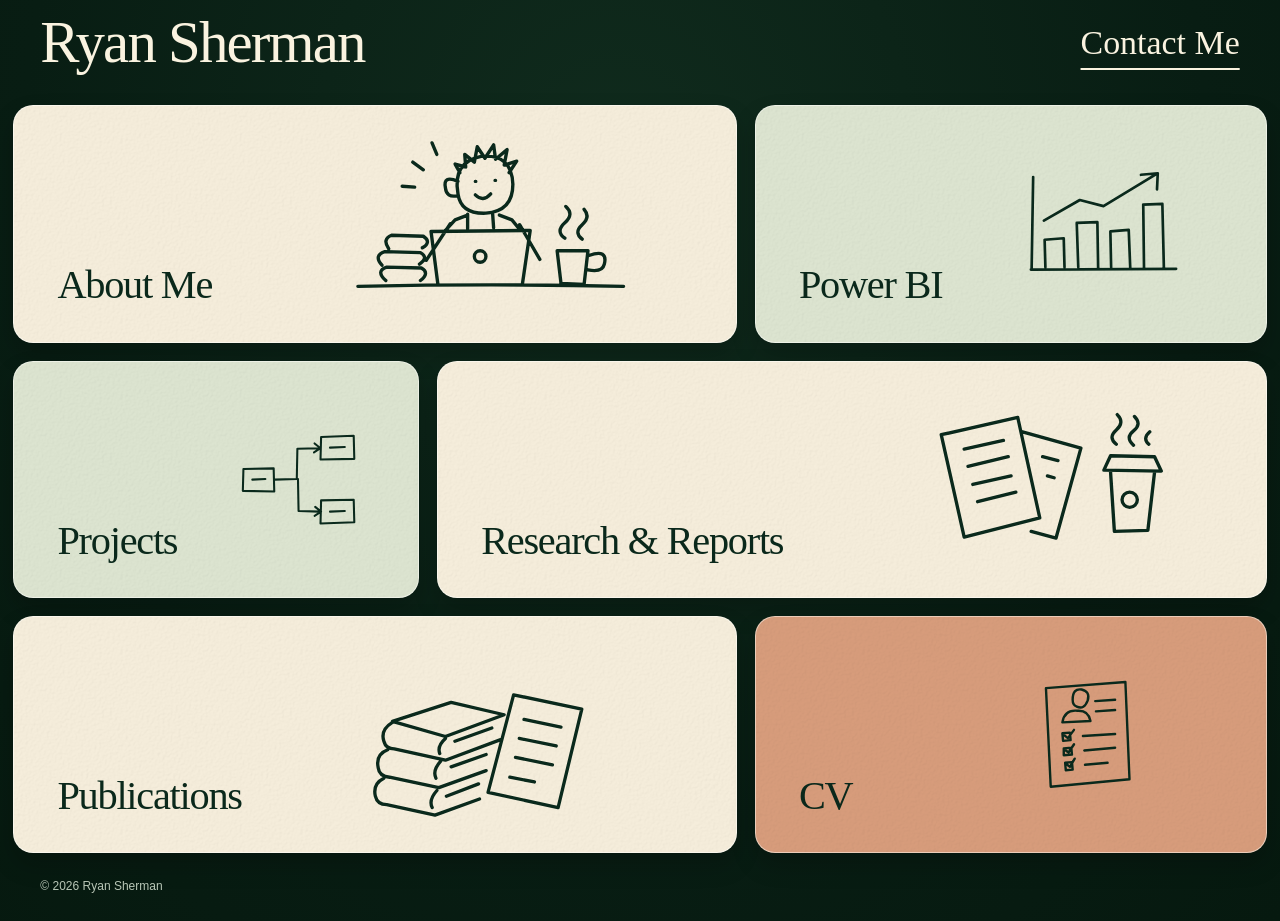
<file: index.html>
<!doctype html>
<html lang="en">
<head>
  <meta charset="utf-8">
  <meta name="viewport" content="width=device-width, initial-scale=1">
  <meta name="description" content="Ryan Sherman — research, writing, translation, and projects across Alaska, Myanmar, and Georgia.">
  <meta name="theme-color" content="#081d13">
  <title>Portfolio — Ryan Sherman</title>
  <link rel="icon" href="assets/favicon.svg" type="image/svg+xml">
  <link rel="stylesheet" href="styles.css">
  <link rel="stylesheet" href="theme.css">
  <script defer src="content.js"></script>
  <script defer src="render.js"></script>
  <script defer src="cards.js"></script>
  <script defer src="app.js"></script>
</head>
<body data-page="home">
  <a href="#main" class="skip-link">Skip to content</a>
  <header class="site-header shell">
    <a href="index.html" class="site-name" data-name>Ryan Sherman</a>
    <nav class="site-nav" aria-label="Main navigation">
      <a class="home-contact" href="mailto:rsherman.ut@gmail.com">Contact Me</a>
    </nav>
  </header>
  <main id="main" class="shell" tabindex="-1"><h1 class="sr-only">Ryan Sherman — Portfolio</h1><div class="home-grid flip-grid reference-grid"><article class="home-tile flip-tile home-tile-about"><a class="flip-card" data-flip-card href="about.html" aria-label="Open About Me"><div class="flip-card-inner"><div class="flip-card-face flip-card-front"><h2>About Me</h2><svg class="home-illustration" viewBox="0 0 320 220" fill="none" stroke="currentColor" stroke-width="3.5" stroke-linecap="round" stroke-linejoin="round" aria-hidden="true" focusable="false"><path d="M22 179q140-3 276 0M51 173q-11-10 1-14l36 1q9 5-1 13m-40-16q-9-10 3-14l37 1q9 5-1 12m-32-16q-7-10 3-14l33 1q9 6-1 12M105 176l-7-54 103-1-8 55M143 148a6 6 0 1 0 12 0a6 6 0 1 0-12 0M113 121l10-11 13-5m33 0 13 5 9 11M136 104v15m26-15 1 14M118 114l-25 38m97-37 21 36M229 142l4 34 24 1 4-35zm33 5q20-7 16 9-2 9-17 6M237 129q-10-7 0-16t1-17m17 34q-9-7 0-15t2-16"/><path d="M126 83q-6-33 24-39 32-3 33 29 0 28-28 30-26 1-29-20zM128 61l-5-9 11 3-1-13 10 8 3-16 8 12 9-14 2 15 12-10-3 16 13-4-8 12M144 70h.5m20-1h.5m-21 15q8 8 16-1M126 70q-16-7-13 7 1 10 12 8M104 42l-5-12m-9 28-11-8m2 26-13-1"/></svg></div><div class="flip-card-face flip-card-back" aria-hidden="true"><div class="image-frame"><img src="assets/photos/about-personal-wide.png" alt="A child holding a water bottle and an adult looking down toward the camera beneath a cloudy sky" width="1200" height="400" style="object-fit:cover;object-position:50% 50%" loading="eager" decoding="async" fetchpriority="high"></div><div class="tile-caption"><span class="flip-back-title">About Me</span><span class="flip-open">Open →</span></div></div></div></a></article><article class="home-tile flip-tile home-tile-power-bi"><a class="flip-card" data-flip-card href="power-bi.html" aria-label="Open Power BI"><div class="flip-card-inner"><div class="flip-card-face flip-card-front"><h2>Power BI</h2><svg class="home-illustration" viewBox="0 0 320 220" fill="none" stroke="currentColor" stroke-width="3.5" stroke-linecap="round" stroke-linejoin="round" aria-hidden="true" focusable="false"><path d="M61 174l2-120m-3 121 190-1M79 172l-1-36 25-2 1 38m18 0-2-58 27-1 1 60m17-1-1-47 24-2 2 50m18 0-1-83 25-1 2 84M77 111l47-27 31 8 69-42m-20 1 22-2-1 21"/></svg></div><div class="flip-card-face flip-card-back" aria-hidden="true"><div class="image-frame"><div class="dashboard-montage dashboard-montage-many" role="img" aria-label="Five Power BI dashboards: Khevsureti, Georgia’s economy, Chin State, DataZen System Overview, and Cozumel weather"><div class="dashboard-screenshot" aria-hidden="true"><img src="assets/photos/khevsureti-1400.jpg" srcset="assets/photos/khevsureti-640.jpg 640w, assets/photos/khevsureti-1400.jpg 1400w" sizes="(max-width: 640px) calc(100vw - 44px), (max-width: 1000px) calc((100vw - 93px) / 2), (max-width: 1599px) calc((100vw - 152px) / 2), 700px" alt="" width="1400" height="788" style="object-fit:contain;object-position:50% 50%" loading="eager" decoding="async"></div><div class="dashboard-screenshot" aria-hidden="true"><img src="assets/photos/georgia-economy-1400.jpg" srcset="assets/photos/georgia-economy-640.jpg 640w, assets/photos/georgia-economy-1400.jpg 1400w" sizes="(max-width: 640px) calc(100vw - 44px), (max-width: 1000px) calc((100vw - 93px) / 2), (max-width: 1599px) calc((100vw - 152px) / 2), 700px" alt="" width="1400" height="788" style="object-fit:contain;object-position:50% 50%" loading="eager" decoding="async"></div><div class="dashboard-screenshot" aria-hidden="true"><img src="assets/photos/chin-state-1400.jpg" srcset="assets/photos/chin-state-640.jpg 640w, assets/photos/chin-state-1400.jpg 1400w" sizes="(max-width: 640px) calc(100vw - 44px), (max-width: 1000px) calc((100vw - 93px) / 2), (max-width: 1599px) calc((100vw - 152px) / 2), 700px" alt="" width="1400" height="788" style="object-fit:contain;object-position:50% 50%" loading="eager" decoding="async"></div><div class="dashboard-screenshot" aria-hidden="true"><img src="assets/photos/datazen-system-overview-1600.jpg" srcset="assets/photos/datazen-system-overview-640.jpg 640w, assets/photos/datazen-system-overview-1600.jpg 1600w" sizes="(max-width: 640px) calc(100vw - 44px), (max-width: 1000px) calc((100vw - 93px) / 2), (max-width: 1599px) calc((100vw - 152px) / 2), 700px" alt="" width="1600" height="896" style="object-fit:contain;object-position:50% 50%" loading="eager" decoding="async"></div><div class="dashboard-screenshot" aria-hidden="true"><img src="assets/photos/cozumel-weather-1600.jpg" srcset="assets/photos/cozumel-weather-640.jpg 640w, assets/photos/cozumel-weather-1600.jpg 1600w" sizes="(max-width: 640px) calc(100vw - 44px), (max-width: 1000px) calc((100vw - 93px) / 2), (max-width: 1599px) calc((100vw - 152px) / 2), 700px" alt="" width="1600" height="894" style="object-fit:contain;object-position:50% 50%" loading="eager" decoding="async"></div></div></div><div class="tile-caption"><span class="flip-back-title">Power BI</span><span class="flip-open">Open →</span></div></div></div></a></article><article class="home-tile flip-tile home-tile-projects"><a class="flip-card" data-flip-card href="projects.html" aria-label="Open Projects"><div class="flip-card-inner"><div class="flip-card-face flip-card-front"><h2>Projects</h2><svg class="home-illustration" viewBox="0 0 320 220" fill="none" stroke="currentColor" stroke-width="3.5" stroke-linecap="round" stroke-linejoin="round" aria-hidden="true" focusable="false"><path d="M53 100l-1 37 53 1-1-39zm15 18 22-1M105 118l38-1 1-51 37-1m-36 52 1 54 36 1M173 57l10 8-11 7m2 92 10 8-11 7M184 46l-1 38 57-1-1-39zm15 18 25-1M184 153l-1 39 57-2-1-38zm15 19 25-1"/></svg></div><div class="flip-card-face flip-card-back" aria-hidden="true"><div class="image-frame"><img src="assets/photos/arctic-fieldwork-1400.jpg" srcset="assets/photos/arctic-fieldwork-640.jpg 640w, assets/photos/arctic-fieldwork-1400.jpg 1115w" sizes="(max-width: 640px) calc(100vw - 44px), (max-width: 1000px) calc((100vw - 93px) / 2), (max-width: 1599px) calc((100vw - 152px) / 2), 700px" alt="A person using binoculars beside Arctic tundra pools beneath a low sun" width="1115" height="836" style="object-fit:cover;object-position:50% 50%" loading="lazy" decoding="async"></div><div class="tile-caption"><span class="flip-back-title">Projects</span><span class="flip-open">Open →</span></div></div></div></a></article><article class="home-tile flip-tile home-tile-research-reports"><a class="flip-card" data-flip-card href="research-reports.html" aria-label="Open Research &amp; Reports"><div class="flip-card-inner"><div class="flip-card-face flip-card-front"><h2>Research &amp; Reports</h2><svg class="home-illustration" viewBox="0 0 320 220" fill="none" stroke="currentColor" stroke-width="3.5" stroke-linecap="round" stroke-linejoin="round" aria-hidden="true" focusable="false"><path d="M41 68l80-18 23 105-79 20zM65 83l41-9m-37 27 42-10m-37 29 40-9m-35 27 40-10M126 65l61 17-26 94-26-7m12-78 16 4m-11 16 7 2M218 107l4 62 35-1 7-61m-53-2 7-15 46 1 7 15zM230 136a8 8 0 1 0 16 0a8 8 0 1 0-16 0M224 78q-9-7 0-15t1-16m17 32q-9-8 0-15t1-15m15 29q-7-6 1-13"/></svg></div><div class="flip-card-face flip-card-back" aria-hidden="true"><div class="image-frame"><img src="assets/photos/research-reports-desk-wide.png" alt="Warmly lit research desk with annotated papers, books, maps, coffee, and a laptop displaying charts" width="1672" height="941" style="object-fit:cover;object-position:50% 0%" loading="lazy" decoding="async"></div><div class="tile-caption"><span class="flip-back-title">Research &amp; Reports</span><span class="flip-open">Open →</span></div></div></div></a></article><article class="home-tile flip-tile home-tile-publications"><a class="flip-card" data-flip-card href="publications.html" aria-label="Open Publications"><div class="flip-card-inner"><div class="flip-card-face flip-card-front"><h2>Publications</h2><svg class="home-illustration" viewBox="0 0 320 220" fill="none" stroke="currentColor" stroke-width="3.5" stroke-linecap="round" stroke-linejoin="round" aria-hidden="true" focusable="false"><path d="M49 101l62-20 56 13-62 23zM49 102q-13 8-9 20 2 8 11 8l54 12 59-22M105 119q-9 8-6 16m16-13 39-14M44 131q-13 5-10 19 1 9 12 10l52 11 50-18M100 143q-9 10-5 18m16-12 37-13M40 161q-12 6-9 19 2 9 12 9l51 11 47-17M96 174q-9 10-5 18m15-12 34-13M177 73l72 15-25 104-74-16zM188 99l39 8m-44 12 39 8m-43 12 39 8m-45 13 26 5"/></svg></div><div class="flip-card-face flip-card-back" aria-hidden="true"><div class="image-frame"><img src="assets/photos/book-event-1400.jpg" srcset="assets/photos/book-event-640.jpg 640w, assets/photos/book-event-1400.jpg 1400w" sizes="(max-width: 640px) calc(100vw - 44px), (max-width: 1000px) calc((100vw - 93px) / 2), (max-width: 1599px) calc((100vw - 152px) / 2), 700px" alt="Two speakers at a book event with May These Ashes Be Light displayed on the table" width="1400" height="783" style="object-fit:cover;object-position:76% 20%" loading="lazy" decoding="async"></div><div class="tile-caption"><span class="flip-back-title">Publications</span><span class="flip-open">Open →</span></div></div></div></a></article><article class="home-tile flip-tile home-tile-cv"><a class="flip-card" data-flip-card href="cv.html" aria-label="Open CV"><div class="flip-card-inner"><div class="flip-card-face flip-card-front"><h2>CV</h2><svg class="home-illustration" viewBox="0 0 320 220" fill="none" stroke="currentColor" stroke-width="3.5" stroke-linecap="round" stroke-linejoin="round" aria-hidden="true" focusable="false"><path d="M89 49l116-9 6 142-115 11zM113 99q3-19 22-17 16-1 19 15zm15-33q0-17 13-15 13 3 9 16-5 14-16 9-6-2-6-10zM161 68l29-2m-28 17 28-2M113 115l11-1 1 11-11 1zm3 3 5 4 9-12M115 137l11-1 1 10-12 1zm3 3 4 3 8-12M117 158l10-1 1 11-10 1zm3 3 4 3 7-12M143 119l47-3m-45 24 45-4m-44 25 33-3"/></svg></div><div class="flip-card-face flip-card-back" aria-hidden="true"><div class="image-frame"><img src="assets/photos/cv-illustration-1400.jpg" srcset="assets/photos/cv-illustration-640.jpg 640w, assets/photos/cv-illustration-1400.jpg 1400w" sizes="(max-width: 640px) calc(100vw - 44px), (max-width: 1000px) calc((100vw - 93px) / 2), (max-width: 1599px) calc((100vw - 152px) / 2), 700px" alt="Colorful crayon illustration of a person presenting their skills to a group around a conference table" width="1400" height="788" style="object-fit:cover;object-position:50% 36%" loading="lazy" decoding="async"></div><div class="tile-caption"><span class="flip-back-title">CV</span><span class="flip-open">Open →</span></div></div></div></a></article></div></main>
  <footer class="site-footer shell" id="footer-content"><span>© <span data-year>2026</span> Ryan Sherman</span><div class="footer-links"></div></footer>
</body>
</html>
</file>
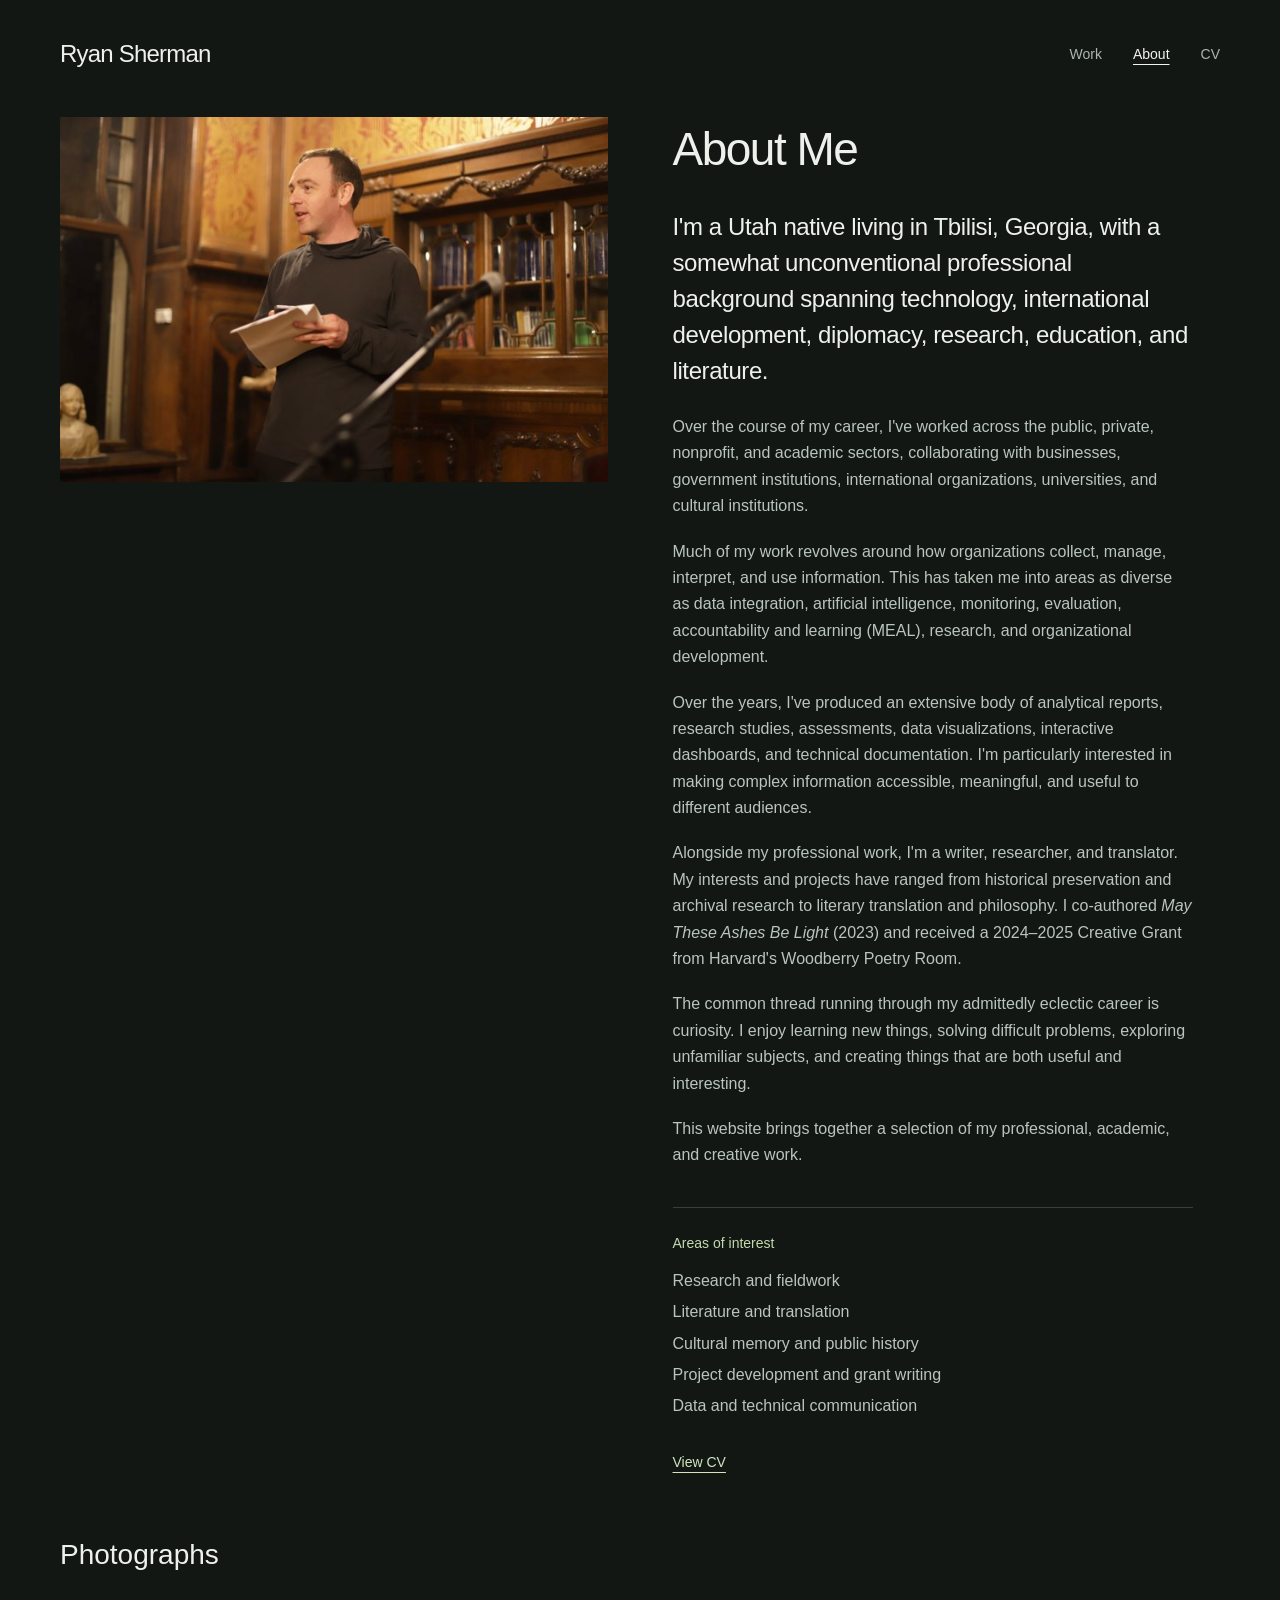
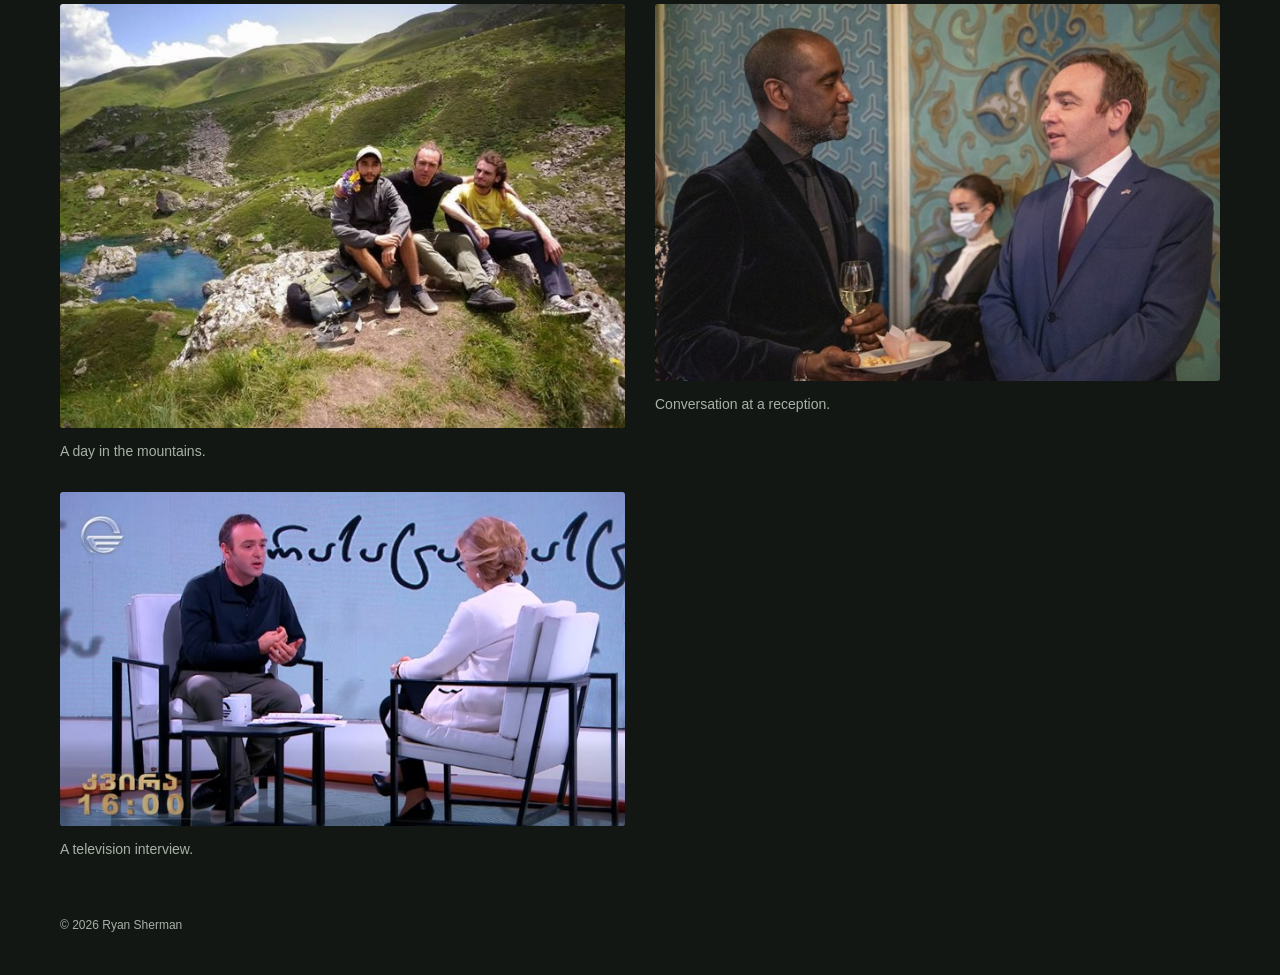
<file: about.html>
<!doctype html>
<html lang="en">
<head>
  <meta charset="utf-8">
  <meta name="viewport" content="width=device-width, initial-scale=1">
  <meta name="description" content="Ryan Sherman — research, writing, translation, and projects across Alaska, Myanmar, and Georgia.">
  <meta name="theme-color" content="#121713">
  <title>About Me — Ryan Sherman</title>
  <link rel="icon" href="assets/favicon.svg" type="image/svg+xml">
  <link rel="stylesheet" href="styles.css">
  <link rel="stylesheet" href="theme.css">
  <script defer src="content.js"></script>
  <script defer src="render.js"></script>
  <script defer src="cards.js"></script>
  <script defer src="app.js"></script>
</head>
<body data-page="about">
  <a href="#main" class="skip-link">Skip to content</a>
  <header class="site-header shell">
    <a href="index.html" class="site-name" data-name>Ryan Sherman</a>
    <nav class="site-nav" aria-label="Main navigation">
      <a href="index.html" data-nav="work">Work</a>
      <a href="about.html" data-nav="about" aria-current="page">About</a>
      <a href="cv.html" data-nav="cv">CV</a>
    </nav>
  </header>
  <main id="main" class="shell" tabindex="-1"><div class="about-layout"><div><img src="assets/photos/work/literary-reading-1600.jpg" srcset="assets/photos/work/literary-reading-640.jpg 640w, assets/photos/work/literary-reading-1600.jpg 1600w" sizes="(max-width: 640px) calc(100vw - 44px), (max-width: 1000px) calc((100vw - 93px) / 2), (max-width: 1599px) calc((100vw - 152px) / 2), 700px" alt="A speaker holding an open book beside a microphone in a wood-panelled room" width="1600" height="1066" class="about-photo" style="object-fit:contain;object-position:50% 50%" loading="eager" decoding="async"></div><section class="about-text"><h1>About Me</h1><p class="about-lead">I&#39;m a Utah native living in Tbilisi, Georgia, with a somewhat unconventional professional background spanning technology, international development, diplomacy, research, education, and literature.</p><div class="body-copy"><p>Over the course of my career, I&#39;ve worked across the public, private, nonprofit, and academic sectors, collaborating with businesses, government institutions, international organizations, universities, and cultural institutions.</p><p>Much of my work revolves around how organizations collect, manage, interpret, and use information. This has taken me into areas as diverse as data integration, artificial intelligence, monitoring, evaluation, accountability and learning (MEAL), research, and organizational development.</p><p>Over the years, I&#39;ve produced an extensive body of analytical reports, research studies, assessments, data visualizations, interactive dashboards, and technical documentation. I&#39;m particularly interested in making complex information accessible, meaningful, and useful to different audiences.</p><p>Alongside my professional work, I&#39;m a writer, researcher, and translator. My interests and projects have ranged from historical preservation and archival research to literary translation and philosophy. I co-authored <em>May These Ashes Be Light</em> (2023) and received a 2024–2025 Creative Grant from Harvard&#39;s Woodberry Poetry Room.</p><p>The common thread running through my admittedly eclectic career is curiosity. I enjoy learning new things, solving difficult problems, exploring unfamiliar subjects, and creating things that are both useful and interesting.</p><p>This website brings together a selection of my professional, academic, and creative work.</p></div><div class="about-interests"><h2>Areas of interest</h2><ul class="text-list"><li>Research and fieldwork</li><li>Literature and translation</li><li>Cultural memory and public history</li><li>Project development and grant writing</li><li>Data and technical communication</li></ul></div><div class="text-links"><a href="cv.html">View CV</a></div></section></div><section class="project-photographs" aria-labelledby="photographs-heading"><h2 id="photographs-heading">Photographs</h2><div class="detail-gallery"><figure><a class="gallery-photo-link" href="assets/photos/work/mountain-outing-1600.jpg" target="_blank" rel="noopener noreferrer" aria-label="Open photograph: A day in the mountains."><img src="assets/photos/work/mountain-outing-1600.jpg" srcset="assets/photos/work/mountain-outing-640.jpg 640w, assets/photos/work/mountain-outing-1600.jpg 720w" sizes="(max-width: 640px) calc(100vw - 44px), (max-width: 1000px) calc((100vw - 93px) / 2), (max-width: 1599px) calc((100vw - 152px) / 2), 700px" alt="Three people sitting on rocks beside an alpine lake and green mountain slopes" width="720" height="540" style="object-fit:contain;object-position:50% 50%" loading="lazy" decoding="async"></a><figcaption>A day in the mountains.</figcaption></figure><figure><a class="gallery-photo-link" href="assets/photos/work/reception-conversation-1600.jpg" target="_blank" rel="noopener noreferrer" aria-label="Open photograph: Conversation at a reception."><img src="assets/photos/work/reception-conversation-1600.jpg" srcset="assets/photos/work/reception-conversation-640.jpg 640w, assets/photos/work/reception-conversation-1600.jpg 1600w" sizes="(max-width: 640px) calc(100vw - 44px), (max-width: 1000px) calc((100vw - 93px) / 2), (max-width: 1599px) calc((100vw - 152px) / 2), 700px" alt="Two people in conversation at a reception" width="1600" height="1067" style="object-fit:contain;object-position:50% 50%" loading="lazy" decoding="async"></a><figcaption>Conversation at a reception.</figcaption></figure><figure><a class="gallery-photo-link" href="assets/photos/work/television-interview-1600.jpg" target="_blank" rel="noopener noreferrer" aria-label="Open photograph: A television interview."><img src="assets/photos/work/television-interview-1600.jpg" srcset="assets/photos/work/television-interview-640.jpg 640w, assets/photos/work/television-interview-1600.jpg 1600w" sizes="(max-width: 640px) calc(100vw - 44px), (max-width: 1000px) calc((100vw - 93px) / 2), (max-width: 1599px) calc((100vw - 152px) / 2), 700px" alt="Ryan speaking with an interviewer in a television studio" width="1600" height="944" style="object-fit:contain;object-position:50% 50%" loading="lazy" decoding="async"></a><figcaption>A television interview.</figcaption></figure></div></section></main>
  <footer class="site-footer shell" id="footer-content"><span>© <span data-year>2026</span> Ryan Sherman</span><div class="footer-links"></div></footer>
</body>
</html>
</file>
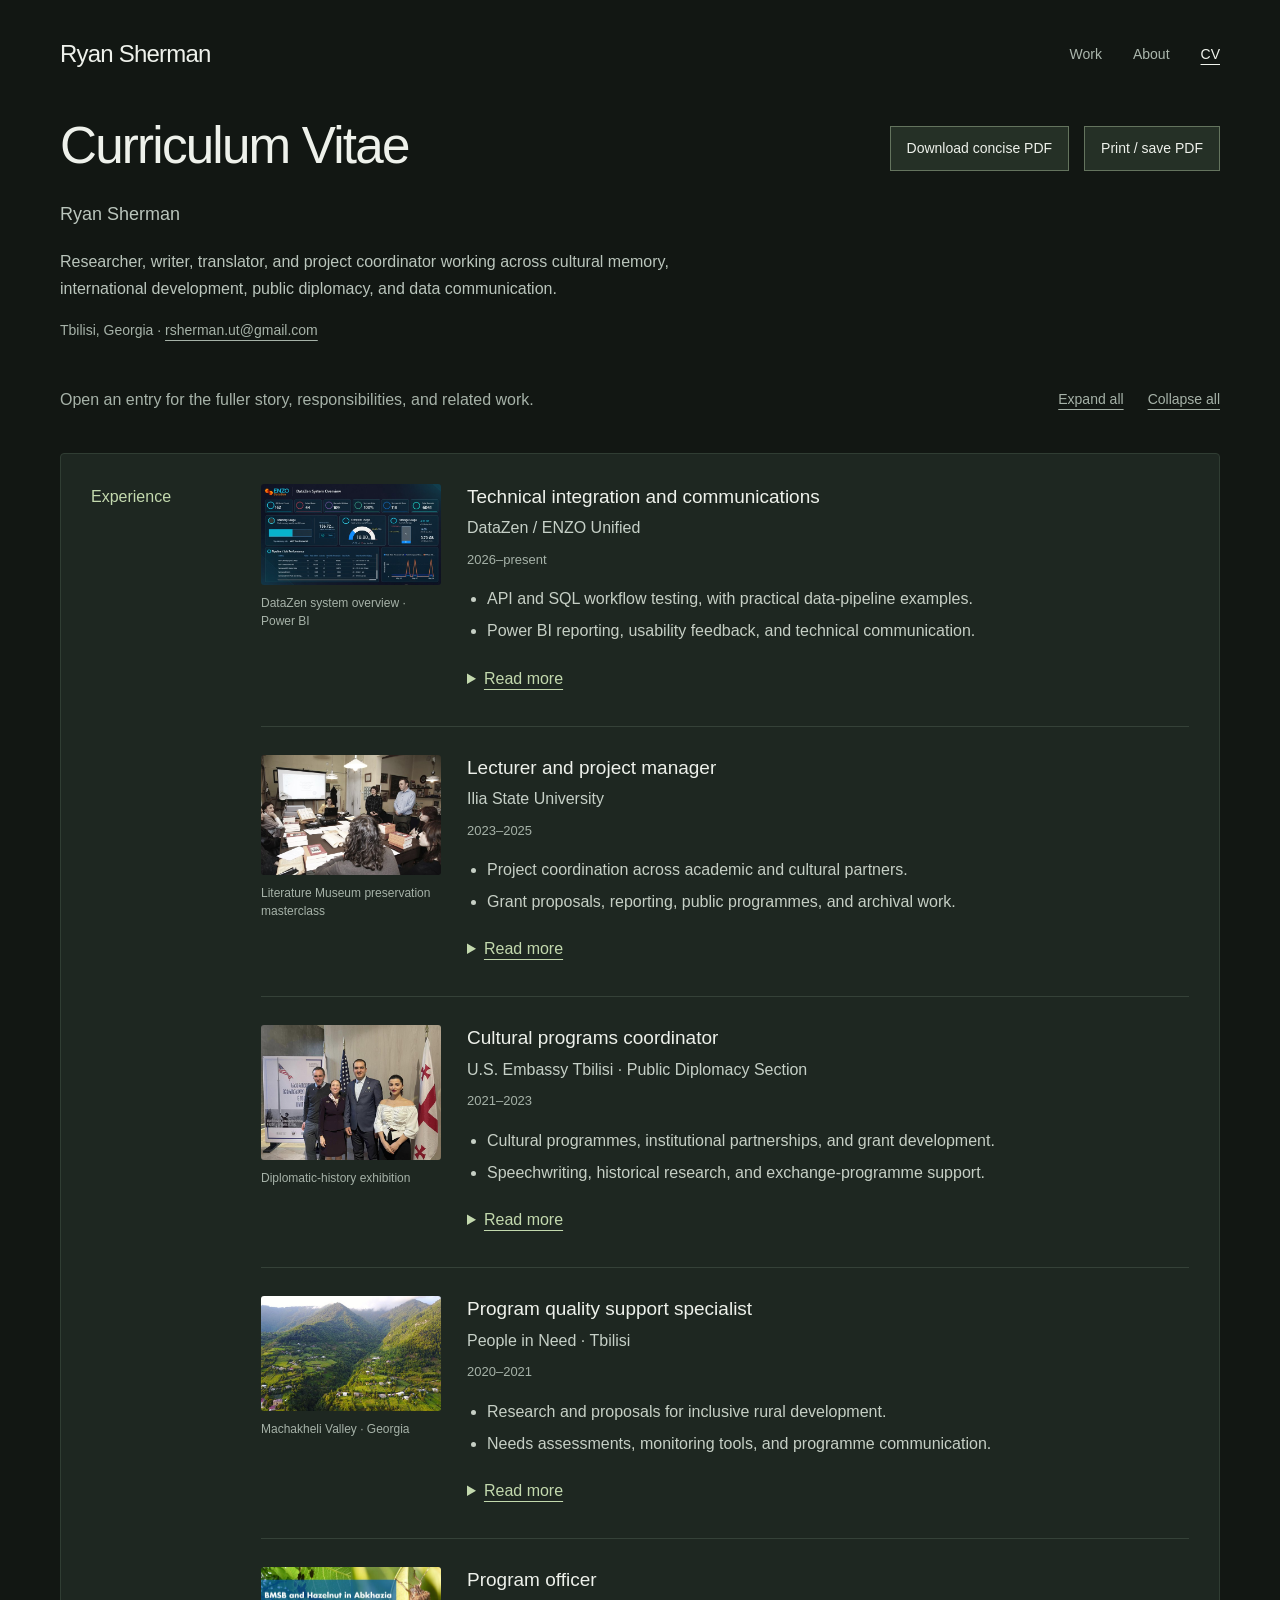
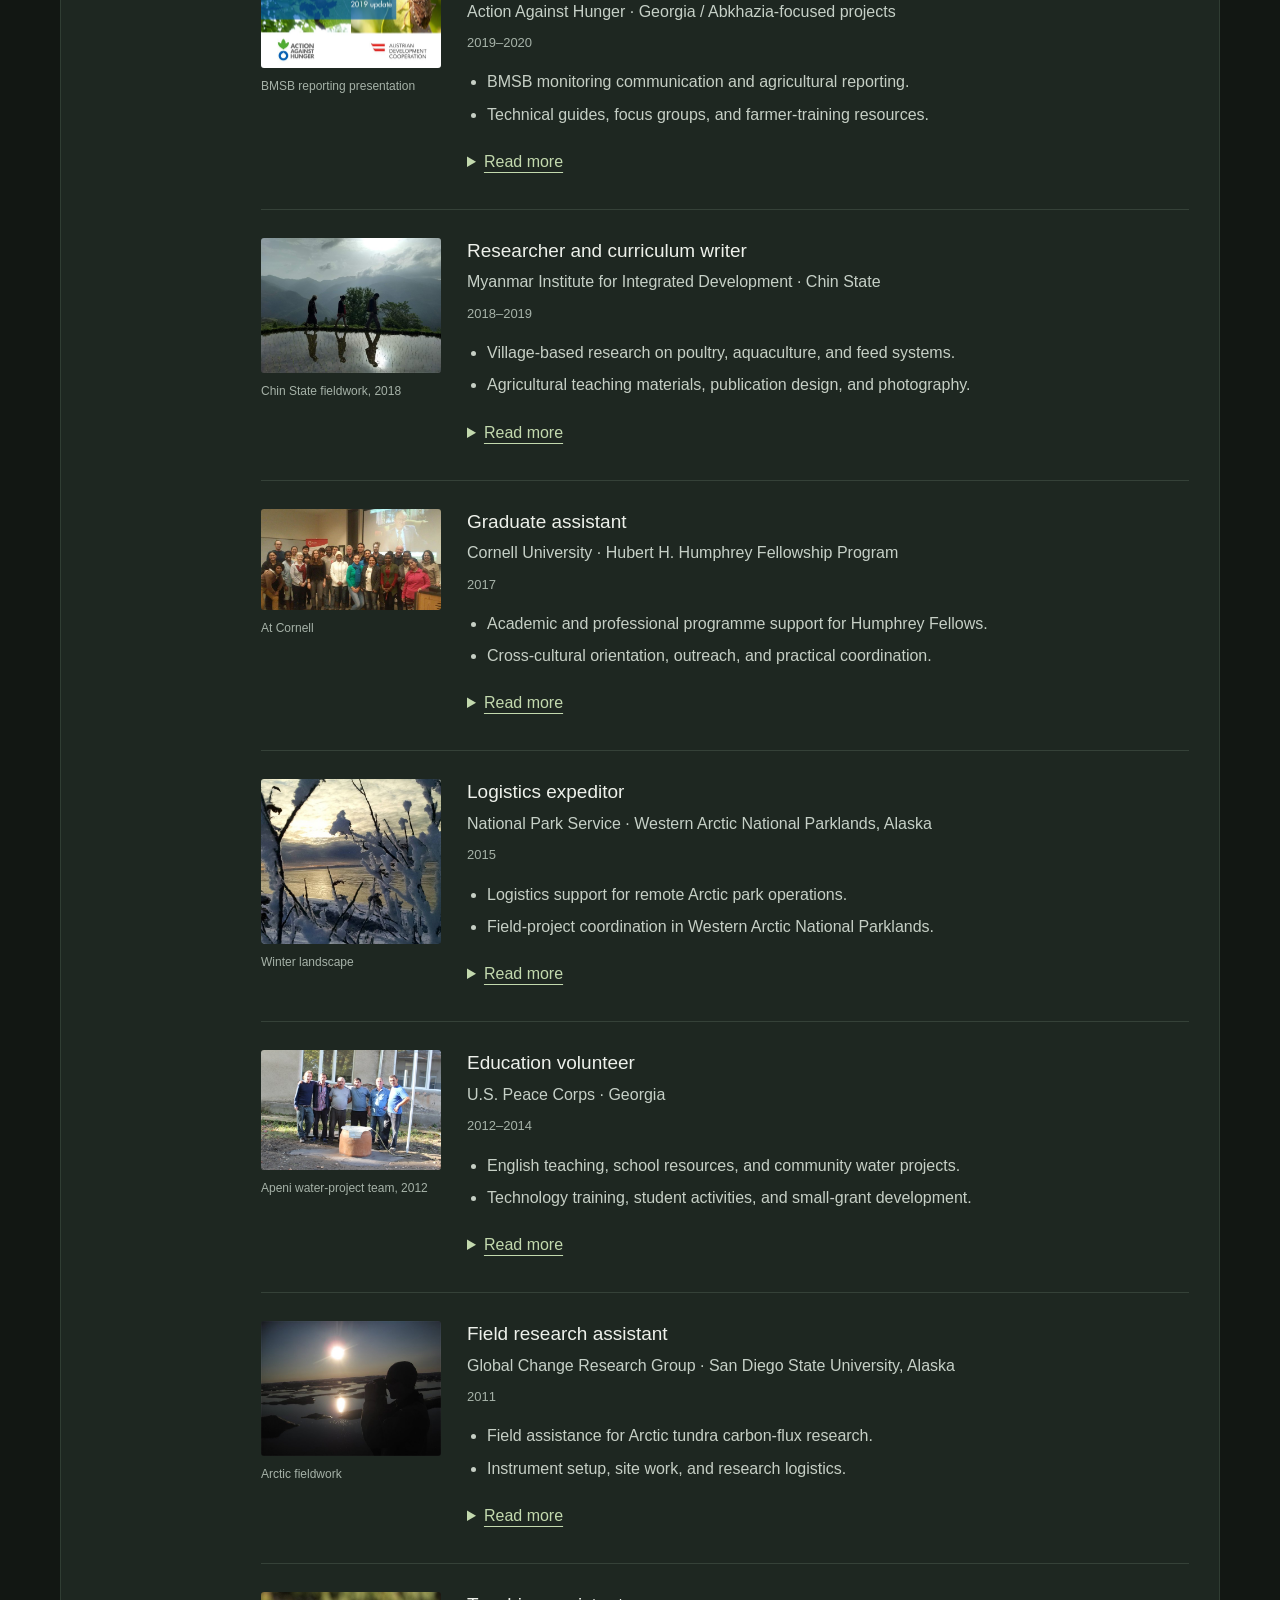
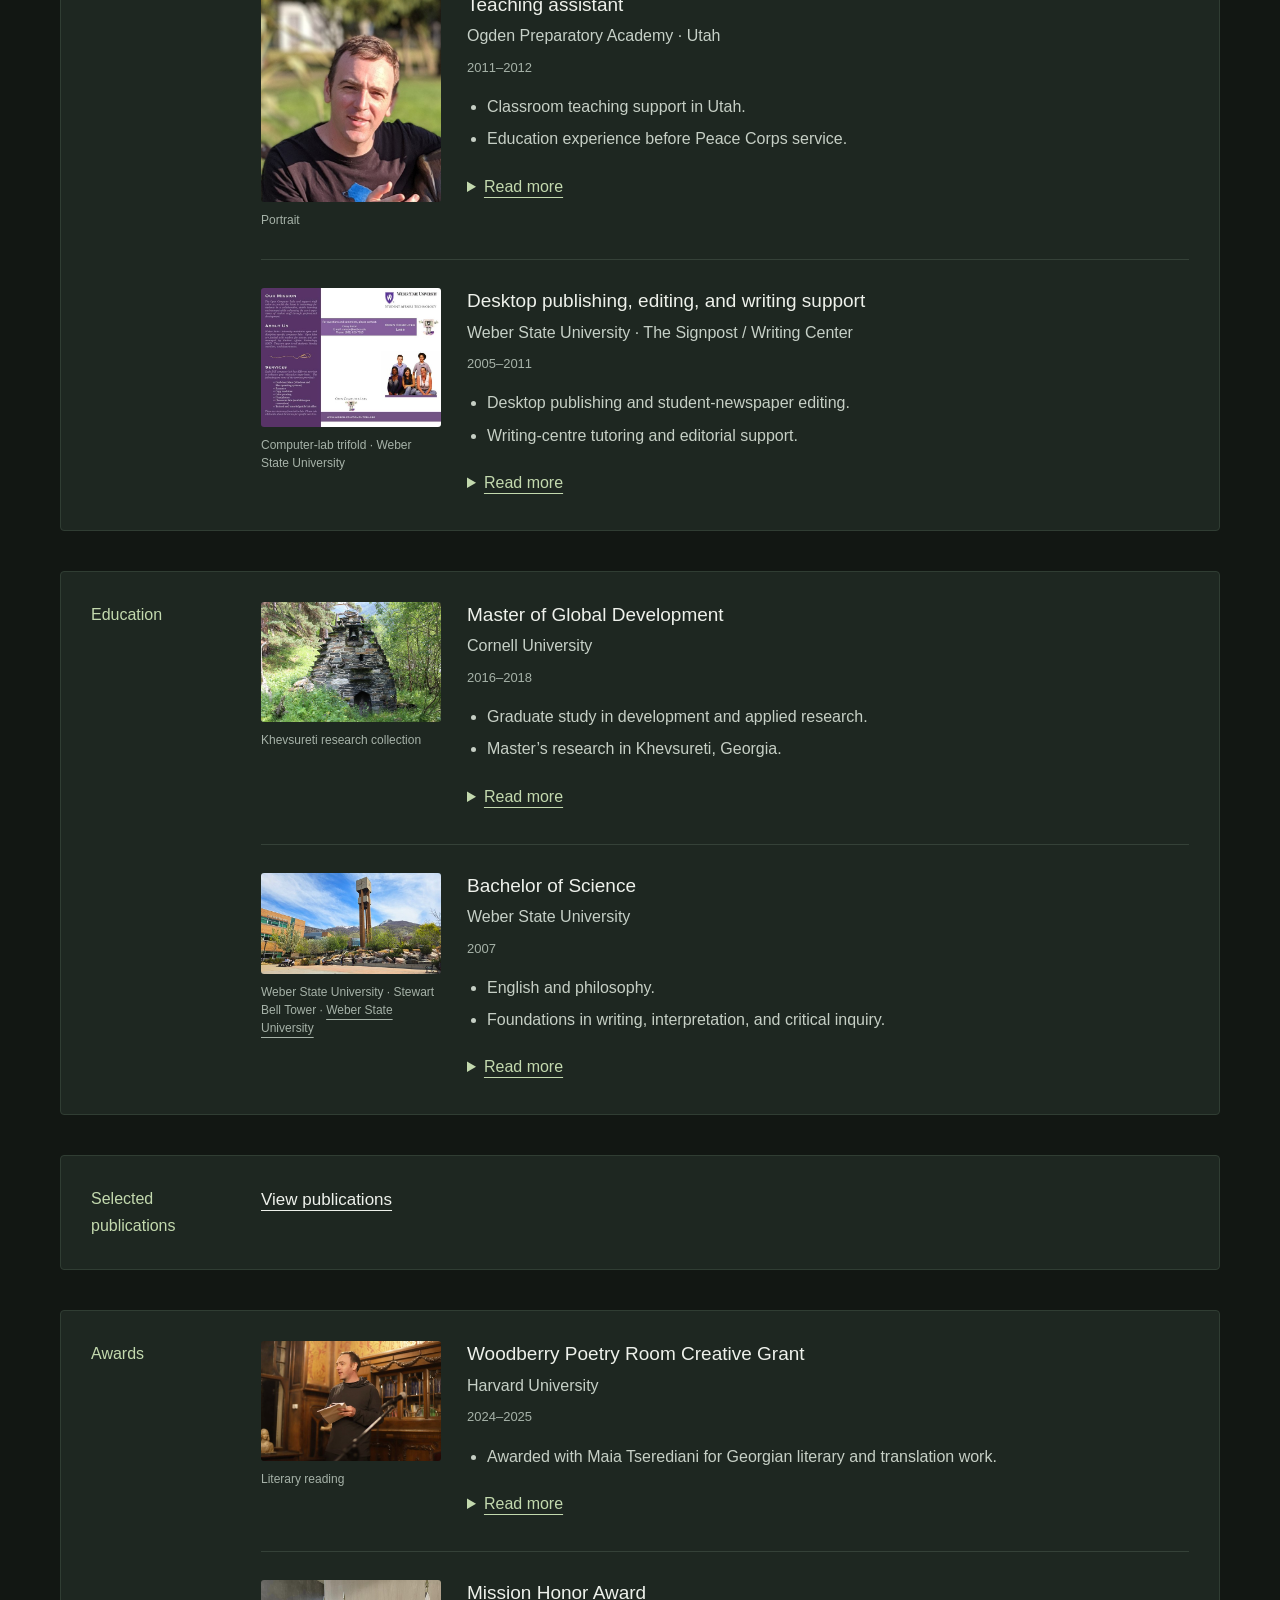
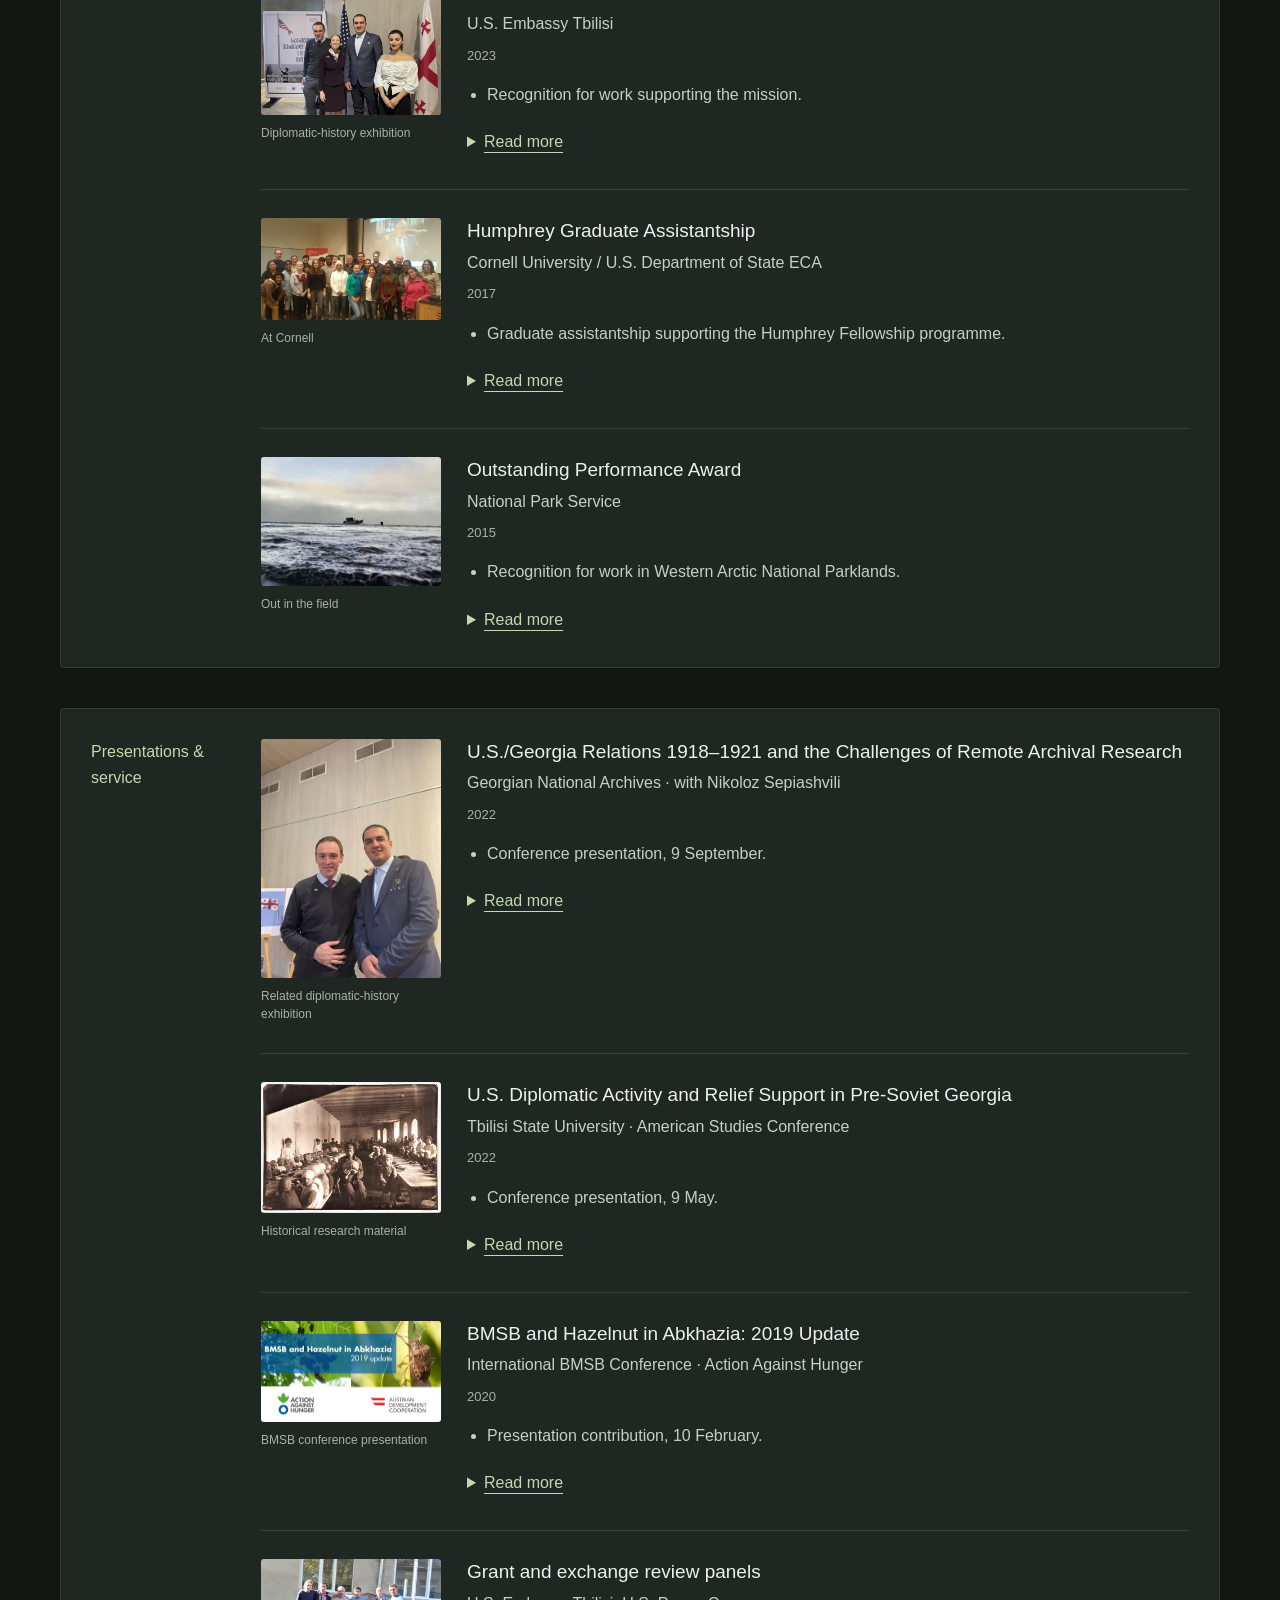
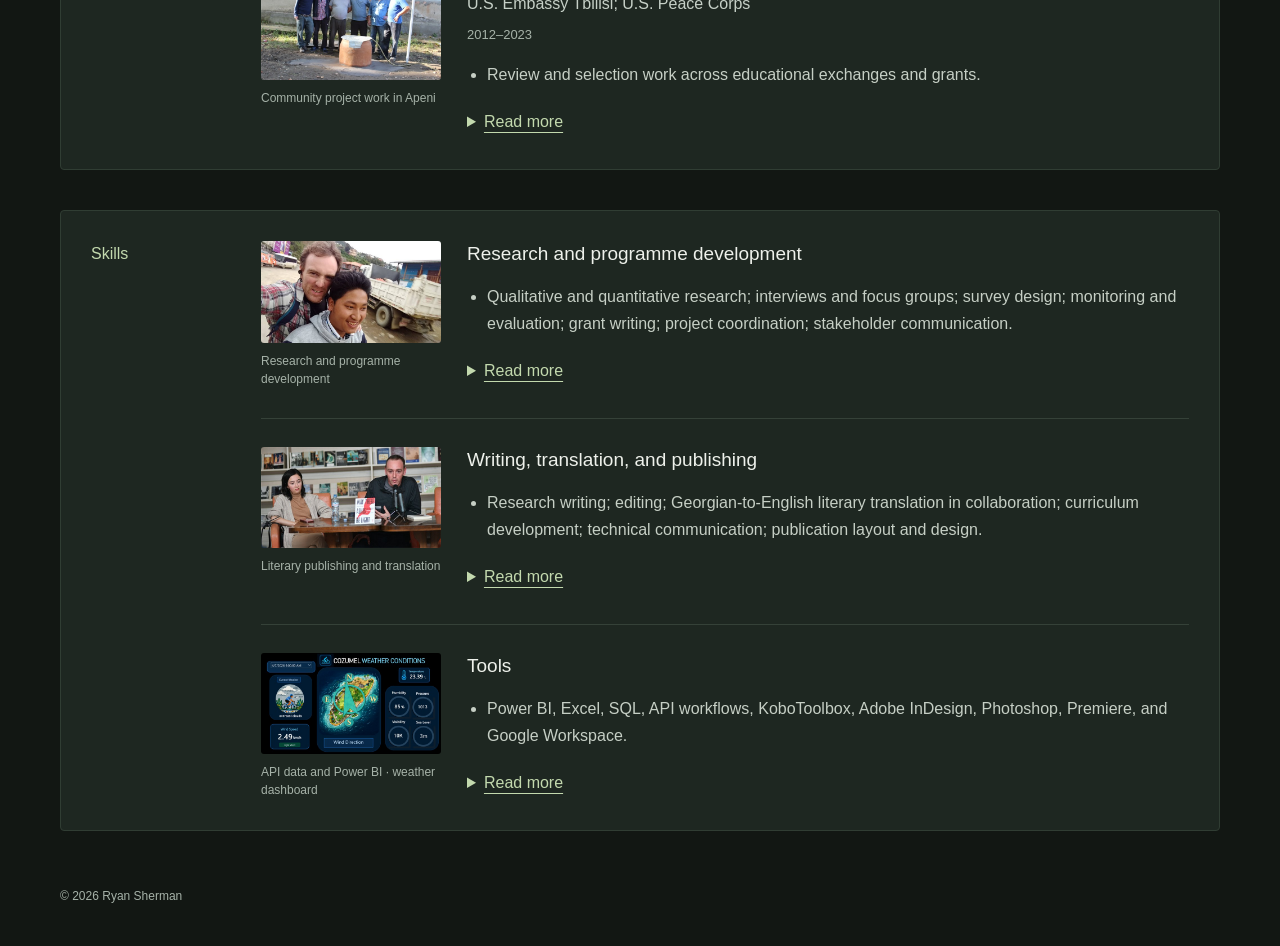
<file: cv.html>
<!doctype html>
<html lang="en">
<head>
  <meta charset="utf-8">
  <meta name="viewport" content="width=device-width, initial-scale=1">
  <meta name="description" content="Ryan Sherman — research, writing, translation, and projects across Alaska, Myanmar, and Georgia.">
  <meta name="theme-color" content="#121713">
  <title>CV — Ryan Sherman</title>
  <link rel="icon" href="assets/favicon.svg" type="image/svg+xml">
  <link rel="stylesheet" href="styles.css">
  <link rel="stylesheet" href="theme.css">
  <script defer src="content.js"></script>
  <script defer src="render.js"></script>
  <script defer src="cards.js"></script>
  <script defer src="app.js"></script>
</head>
<body data-page="cv">
  <a href="#main" class="skip-link">Skip to content</a>
  <header class="site-header shell">
    <a href="index.html" class="site-name" data-name>Ryan Sherman</a>
    <nav class="site-nav" aria-label="Main navigation">
      <a href="index.html" data-nav="work">Work</a>
      <a href="about.html" data-nav="about">About</a>
      <a href="cv.html" data-nav="cv" aria-current="page">CV</a>
    </nav>
  </header>
  <main id="main" class="shell" tabindex="-1"><div class="cv-heading"><header class="page-head"><h1>Curriculum Vitae</h1><p class="page-intro">Ryan Sherman</p><p class="cv-summary">Researcher, writer, translator, and project coordinator working across cultural memory, international development, public diplomacy, and data communication.</p><div class="cv-contact">Tbilisi, Georgia · <a href="mailto:rsherman.ut@gmail.com">rsherman.ut@gmail.com</a></div></header><div class="cv-actions"><a href="files/ryan-sherman-cv.pdf" download class="outline-button">Download concise PDF</a><button type="button" class="outline-button" data-print>Print / save PDF</button></div></div><div class="cv-explore-tools"><p>Open an entry for the fuller story, responsibilities, and related work.</p><div class="text-links"><button type="button" class="plain-button" data-cv-expand>Expand all</button><button type="button" class="plain-button" data-cv-collapse>Collapse all</button></div><span class="sr-only" id="cv-expansion-status" role="status"></span></div><div class="cv-content"><section class="cv-section"><h2>Experience</h2><div><article class="cv-entry cv-entry-illustrated"><figure class="cv-entry-media"><a href="assets/photos/datazen-system-overview-1600.jpg" target="_blank" rel="noopener noreferrer" aria-label="View image: DataZen System Overview dashboard with run counts, memory, compute, storage, and pipeline performance"><img src="assets/photos/datazen-system-overview-1600.jpg" srcset="assets/photos/datazen-system-overview-640.jpg 640w, assets/photos/datazen-system-overview-1600.jpg 1600w" sizes="(max-width: 640px) 96px, 180px" alt="DataZen System Overview dashboard with run counts, memory, compute, storage, and pipeline performance" width="1600" height="896" style="object-fit:contain;object-position:50% 50%" loading="lazy" decoding="async"></a><figcaption>DataZen system overview · Power BI</figcaption></figure><div class="cv-entry-copy"><h3>Technical integration and communications</h3><p class="cv-organization">DataZen / ENZO Unified</p><p class="cv-period">2026–present</p><ul class="cv-highlights"><li>API and SQL workflow testing, with practical data-pipeline examples.</li><li>Power BI reporting, usability feedback, and technical communication.</li></ul><details class="cv-details" id="cv-detail-0-0"><summary><span class="cv-read-more">Read more</span><span class="cv-read-less">Show less</span><span class="sr-only"> about Technical integration and communications at DataZen / ENZO Unified</span></summary><div class="cv-more"><p>I work at DataZen / ENZO Unified on the practical path from public data sources to useful reporting: testing workflows, preparing examples, and explaining how the product behaves.</p><p>My April 2026 work record documents HTTP/API connections, weather and World Bank data, nested JSON responses, SQL tables and views, and importing data into Power BI. A weather-advice example moved raw forecast responses into cleaner tables and user-facing recommendations.</p><p>The work also includes reviewing documentation, recording reproducible usability issues, suggesting beginner examples, and contributing product copy.</p><ul class="cv-detail-points"><li>Public-data API experiments and SQL transformations.</li><li>Documentation review and practical beginner examples.</li><li>Issue reporting, interface feedback, and Power BI design.</li></ul><div class="cv-related"><h4>Related projects</h4><ul><li><a href="project.html?id=datazen-workflows">DataZen workflows and technical communication</a></li></ul></div></div></details></div></article><article class="cv-entry cv-entry-illustrated"><figure class="cv-entry-media"><a href="assets/photos/work/litmuseum-masterclass-presentation-1600.jpg" target="_blank" rel="noopener noreferrer" aria-label="View image: Presenters beside projected slides and participants around a table with books and archival materials"><img src="assets/photos/work/litmuseum-masterclass-presentation-1600.jpg" srcset="assets/photos/work/litmuseum-masterclass-presentation-640.jpg 640w, assets/photos/work/litmuseum-masterclass-presentation-1600.jpg 1600w" sizes="(max-width: 640px) 96px, 180px" alt="Presenters beside projected slides and participants around a table with books and archival materials" width="1600" height="1067" style="object-fit:contain;object-position:50% 50%" loading="lazy" decoding="async"></a><figcaption>Literature Museum preservation masterclass</figcaption></figure><div class="cv-entry-copy"><h3>Lecturer and project manager</h3><p class="cv-organization">Ilia State University</p><p class="cv-period">2023–2025</p><ul class="cv-highlights"><li>Project coordination across academic and cultural partners.</li><li>Grant proposals, reporting, public programmes, and archival work.</li></ul><details class="cv-details" id="cv-detail-0-1"><summary><span class="cv-read-more">Read more</span><span class="cv-read-less">Show less</span><span class="sr-only"> about Lecturer and project manager at Ilia State University</span></summary><div class="cv-more"><p>My 2023–2025 project work at Ilia State University brought together research, cultural memory, and partnerships with Georgian organisations and Harvard University’s Davis Center.</p><p>I developed proposals, coordinated work with partners, and contributed to the Memory Project’s reporting. The November 2024 midterm narrative report names me among the reporting team alongside university colleagues.</p><p>In July 2024, I drafted a funding-reallocation statement and worked with Hans Gutbrod on the budget for a Wikimedia heritage component. My contribution supported the component’s development and planning, including a proposed curriculum and workshops.</p><p>A separate Blue Horns manuscript-preservation pilot combined condition assessment, archival storage, bilingual inventory work, training, and public engagement. Its completed work is kept distinct from the subsequent MEAP proposal, which was not funded.</p><ul class="cv-detail-points"><li>Proposal development and coordination across partners.</li><li>Narrative reporting and adaptation of project components.</li><li>Wikimedia heritage planning, lectures, and public programmes.</li></ul><div class="cv-related"><h4>Related projects</h4><ul><li><a href="project.html?id=memory-project">The Memory Project</a></li><li><a href="project.html?id=blue-horns-preservation">Preserving the Blue Horns manuscript collection</a></li><li><a href="project.html?id=literature-museum-meap">Digitizing Georgian Literature Museum collections</a></li><li><a href="project.html?id=counter-archives">Counter-Archives: private family histories</a></li></ul></div><div class="cv-related"><h4>Reports and resources</h4><ul><li><span class="document-link"><a href="https://docs.google.com/document/d/1NCUhgyvCrEJgN0Z-7CtNJVNEPZkeBtSJAEWpLgILNs4/edit" target="_blank" rel="noopener noreferrer">Blue Horns Manuscript Preservation Pilot — Project Closeout Report</a><span class="link-access">Drive access may be required</span></span></li></ul></div></div></details></div></article><article class="cv-entry cv-entry-illustrated"><figure class="cv-entry-media"><a href="assets/photos/work/archives-exhibition-group-1600.jpg" target="_blank" rel="noopener noreferrer" aria-label="View image: Four attendees beside U.S. and Georgian flags and a History of Diplomatic Relations exhibition banner"><img src="assets/photos/work/archives-exhibition-group-1600.jpg" srcset="assets/photos/work/archives-exhibition-group-640.jpg 640w, assets/photos/work/archives-exhibition-group-1600.jpg 1600w" sizes="(max-width: 640px) 96px, 180px" alt="Four attendees beside U.S. and Georgian flags and a History of Diplomatic Relations exhibition banner" width="1600" height="1200" style="object-fit:contain;object-position:50% 50%" loading="lazy" decoding="async"></a><figcaption>Diplomatic-history exhibition</figcaption></figure><div class="cv-entry-copy"><h3>Cultural programs coordinator</h3><p class="cv-organization">U.S. Embassy Tbilisi · Public Diplomacy Section</p><p class="cv-period">2021–2023</p><ul class="cv-highlights"><li>Cultural programmes, institutional partnerships, and grant development.</li><li>Speechwriting, historical research, and exchange-programme support.</li></ul><details class="cv-details" id="cv-detail-0-2"><summary><span class="cv-read-more">Read more</span><span class="cv-read-less">Show less</span><span class="sr-only"> about Cultural programs coordinator at U.S. Embassy Tbilisi · Public Diplomacy Section</span></summary><div class="cv-more"><p>At the U.S. Embassy’s Public Diplomacy Section in Tbilisi, I coordinated cultural and educational programmes, prepared proposals and budgets, and worked with Embassy colleagues and Georgian partners.</p><p>I wrote the grant for the Museum of Repressed Writers at Writers’ House, contributed to its programme development, and drafted remarks for its opening. My National Archives work included research, English text editing, and a co-authored exhibition-book preface on U.S.–Georgia relations, alongside conference and exhibition-related writing.</p><p>The portfolio records ten occasions for which I drafted remarks for ambassadors, cultural attachés, or the deputy chief of mission. I also supported educational exchanges and served on grant and fellowship review panels.</p><ul class="cv-detail-points"><li>Fulbright, Humphrey, SUSI, UGRAD, and YTILI programme support.</li><li>Cultural grants and educational exchange selection panels.</li><li>Event briefs, public remarks, partner coordination, and programme monitoring.</li></ul><div class="cv-related"><h4>Related projects</h4><ul><li><a href="project.html?id=repressed-writers-museum">Museum of Repressed Writers</a></li><li><a href="project.html?id=us-georgia-history">National Archives: U.S.–Georgia history and exhibitions</a></li><li><a href="project.html?id=national-museum-dscc">Georgian National Museum: Digital South Caucasus Collection</a></li><li><a href="project.html?id=embassy-cultural-events">Cultural programmes and embassy events</a></li><li><a href="project.html?id=american-days">American Days</a></li><li><a href="project.html?id=zaira-residency">Zaira Arsenishvili Screenwriters’ Residency</a></li></ul></div><div class="cv-related"><h4>Reports and resources</h4><ul><li><a href="assets/documents/georgia-united-states-diplomatic-relations-2022.pdf">Georgia and United States: A History of Diplomatic Relations — Preface</a></li></ul></div><div class="text-links"><a href="projects.html?group=speechwriting">Browse speechwriting</a></div></div></details></div></article><article class="cv-entry cv-entry-illustrated"><figure class="cv-entry-media"><a href="assets/photos/work/machakheli-valley-1600.jpg" target="_blank" rel="noopener noreferrer" aria-label="View image: Houses and cultivated plots across green forested hillsides in Machakheli Valley"><img src="assets/photos/work/machakheli-valley-1600.jpg" srcset="assets/photos/work/machakheli-valley-640.jpg 640w, assets/photos/work/machakheli-valley-1600.jpg 1295w" sizes="(max-width: 640px) 96px, 180px" alt="Houses and cultivated plots across green forested hillsides in Machakheli Valley" width="1295" height="830" style="object-fit:cover;object-position:50% 50%" loading="lazy" decoding="async"></a><figcaption>Machakheli Valley · Georgia</figcaption></figure><div class="cv-entry-copy"><h3>Program quality support specialist</h3><p class="cv-organization">People in Need · Tbilisi</p><p class="cv-period">2020–2021</p><ul class="cv-highlights"><li>Research and proposals for inclusive rural development.</li><li>Needs assessments, monitoring tools, and programme communication.</li></ul><details class="cv-details" id="cv-detail-0-3"><summary><span class="cv-read-more">Read more</span><span class="cv-read-less">Show less</span><span class="sr-only"> about Program quality support specialist at People in Need · Tbilisi</span></summary><div class="cv-more"><p>At People in Need, I worked on programme quality: connecting research, evidence, monitoring, and communication with the development of fundable project proposals.</p><p>My proposal work covered rural development and market access, labour rights and evidence-based advocacy, and youth creativity and critical thinking.</p><p>I also prepared an assessment of tourism potential in Machakheli Valley, Upper Adjara.</p><div class="cv-related"><h4>Related projects</h4><ul><li><a href="project.html?id=labor-rights-proposal">Technology and evidence-based advocacy for labor rights</a></li><li><a href="project.html?id=honey-market-proposal">Market Pathways for Honey</a></li><li><a href="project.html?id=open-minds-proposal">The Open Minds Project</a></li><li><a href="project.html?id=machakheli-tourism">Tourism potential in Machakheli Valley</a></li></ul></div><div class="cv-related"><h4>Reports and resources</h4><ul><li><a href="research-reports.html">Tourism Potentials in Machakheli Valley, Upper Adjara</a></li></ul></div></div></details></div></article><article class="cv-entry cv-entry-illustrated"><figure class="cv-entry-media"><a href="assets/previews/bmsb-update.jpg" target="_blank" rel="noopener noreferrer" aria-label="View image: Source document preview: BMSB and Hazelnut in Abkhazia: 2019 Update"><img src="assets/previews/bmsb-update.jpg" alt="Source document preview: BMSB and Hazelnut in Abkhazia: 2019 Update" width="720" height="405" style="object-fit:contain;object-position:50% 50%" loading="lazy" decoding="async"></a><figcaption>BMSB reporting presentation</figcaption></figure><div class="cv-entry-copy"><h3>Program officer</h3><p class="cv-organization">Action Against Hunger · Georgia / Abkhazia-focused projects</p><p class="cv-period">2019–2020</p><ul class="cv-highlights"><li>BMSB monitoring communication and agricultural reporting.</li><li>Technical guides, focus groups, and farmer-training resources.</li></ul><details class="cv-details" id="cv-detail-0-4"><summary><span class="cv-read-more">Read more</span><span class="cv-read-less">Show less</span><span class="sr-only"> about Program officer at Action Against Hunger · Georgia / Abkhazia-focused projects</span></summary><div class="cv-more"><p>My Action Against Hunger work focused on agricultural capacity building in Abkhazia, including plant protection, livestock management, and the communication of practical research to farmers and partner institutions.</p><p>The BMSB monitoring presentation covers 2019 results from 101 orchards across five districts, with maps and integrated pest-management strategies. I contributed to its reporting and presentation and co-authored the pest and disease guide.</p><p>I was the main author of the cattle-management guide and produced layout and graphics. I also contributed to research on agricultural training centres and wrote the recovered environmental-report draft, which is identified as a draft rather than an approved final report.</p><div class="cv-related"><h4>Related projects</h4><ul><li><a href="project.html?id=abkhazia-agriculture">BMSB reporting, plant protection, and agricultural training in Abkhazia</a></li><li><a href="project.html?id=cattle-management-booklet">Cattle Management in Abkhazia: An Introductory Guide</a></li><li><a href="project.html?id=pest-disease-booklet">Pests and Diseases in Abkhazia</a></li></ul></div><div class="cv-related"><h4>Reports and resources</h4><ul><li><span class="document-link"><a href="https://drive.google.com/file/d/10DGB-L4unoaRv9XMubZtf6dURXlplRm-/view?usp=drivesdk" target="_blank" rel="noopener noreferrer">BMSB and Hazelnut in Abkhazia: 2019 Update</a><span class="link-access">Drive access may be required</span></span></li><li><a href="assets/documents/abkhazia-environmental-report-2020-revised.pdf">Environmental Report: Promoting Integrated Approaches to Animal Health and Plant Protection in Abkhazia</a></li><li><span class="document-link"><a href="https://drive.google.com/file/d/1qGkQpYtcf3_OnRWgJ2DC_SBHOmWPwmG3/view?usp=drivesdk" target="_blank" rel="noopener noreferrer">Agricultural Training Centers Relevancy Report</a><span class="link-access">Drive access may be required</span></span></li><li><span class="document-link"><a href="https://drive.google.com/file/d/1ckiss05dumXSDJkZD5432QiMff8PkECe/view?usp=drivesdk" target="_blank" rel="noopener noreferrer">Cattle Management in Abkhazia: An Introductory Guide</a><span class="link-access">Drive access may be required</span></span></li><li><span class="document-link"><a href="https://drive.google.com/file/d/11pcuZneL5LS9D-ikMuH-eI7WR0yqNGbc/view?usp=drivesdk" target="_blank" rel="noopener noreferrer">Pests and Diseases in Abkhazia</a><span class="link-access">Drive access may be required</span></span></li></ul></div></div></details></div></article><article class="cv-entry cv-entry-illustrated"><figure class="cv-entry-media"><a href="assets/photos/work/chin-fieldwork-walk-1600.jpg" target="_blank" rel="noopener noreferrer" aria-label="View image: Three people walking beside a flooded field against misty mountain ridges"><img src="assets/photos/work/chin-fieldwork-walk-1600.jpg" srcset="assets/photos/work/chin-fieldwork-walk-640.jpg 640w, assets/photos/work/chin-fieldwork-walk-1600.jpg 1600w" sizes="(max-width: 640px) 96px, 180px" alt="Three people walking beside a flooded field against misty mountain ridges" width="1600" height="1200" style="object-fit:contain;object-position:50% 50%" loading="lazy" decoding="async"></a><figcaption>Chin State fieldwork, 2018</figcaption></figure><div class="cv-entry-copy"><h3>Researcher and curriculum writer</h3><p class="cv-organization">Myanmar Institute for Integrated Development · Chin State</p><p class="cv-period">2018–2019</p><ul class="cv-highlights"><li>Village-based research on poultry, aquaculture, and feed systems.</li><li>Agricultural teaching materials, publication design, and photography.</li></ul><details class="cv-details" id="cv-detail-0-5"><summary><span class="cv-read-more">Read more</span><span class="cv-read-less">Show less</span><span class="sr-only"> about Researcher and curriculum writer at Myanmar Institute for Integrated Development · Chin State</span></summary><div class="cv-more"><p>In Chin State, Myanmar, I worked on applied agricultural research connecting household livelihoods, available feed resources, and the practical constraints faced by small-scale poultry and aquaculture producers.</p><p>The work included survey and data-collection design, field visits with local colleagues, research synthesis, and report writing. The sustainable-feed report sets out recommendations for feed supply, market pathways, integrated farming, and targeted training.</p><p>I co-authored the nutrition-sensitive upland agriculture guide with Alexander Fenwick and contributed publication layout and design. The related project galleries include photographs from my 2018 fieldwork.</p><div class="cv-related"><h4>Related projects</h4><ul><li><a href="project.html?id=chin-state-feed">Sustainable feed in rural Chin State</a></li><li><a href="project.html?id=myanmar-uplands-curriculum">Nutrition-sensitive agriculture for Myanmar’s uplands</a></li></ul></div><div class="cv-related"><h4>Reports and resources</h4><ul><li><span class="document-link"><a href="https://drive.google.com/file/d/1yRraBHaxBIxENAqFe_2f5ezmVHPdSnCJ/view?usp=drivesdk" target="_blank" rel="noopener noreferrer">Sustainable Feed for Poultry Production and Aquaculture in Hakha Township, Chin State, Myanmar</a><span class="link-access">Drive access may be required</span></span></li><li><span class="document-link"><a href="https://drive.google.com/file/d/1nRJXZQ8yeWzKjR5c3eyI8eNW5AITboGV/view?usp=drivesdk" target="_blank" rel="noopener noreferrer">Nutrition-Sensitive Agricultural Extension in Myanmar Uplands</a><span class="link-access">Drive access may be required</span></span></li></ul></div><div class="cv-related"><h4>Publication details</h4><ul><li><a href="https://www.cornellpolicyreview.com/poultry-aquaculture-in-chin-state/" target="_blank" rel="noopener noreferrer">Sustainable Market Pathways for Feed in Upland Poultry Production and Aquaculture in Rural Chin State, Myanmar</a></li></ul></div></div></details></div></article><article class="cv-entry cv-entry-illustrated"><figure class="cv-entry-media"><a href="assets/photos/work/cornell-group-1600.jpg" target="_blank" rel="noopener noreferrer" aria-label="View image: A group gathered in a Cornell classroom beneath a projected video"><img src="assets/photos/work/cornell-group-1600.jpg" srcset="assets/photos/work/cornell-group-640.jpg 640w, assets/photos/work/cornell-group-1600.jpg 852w" sizes="(max-width: 640px) 96px, 180px" alt="A group gathered in a Cornell classroom beneath a projected video" width="852" height="480" style="object-fit:contain;object-position:50% 50%" loading="lazy" decoding="async"></a><figcaption>At Cornell</figcaption></figure><div class="cv-entry-copy"><h3>Graduate assistant</h3><p class="cv-organization">Cornell University · Hubert H. Humphrey Fellowship Program</p><p class="cv-period">2017</p><ul class="cv-highlights"><li>Academic and professional programme support for Humphrey Fellows.</li><li>Cross-cultural orientation, outreach, and practical coordination.</li></ul><details class="cv-details" id="cv-detail-0-6"><summary><span class="cv-read-more">Read more</span><span class="cv-read-less">Show less</span><span class="sr-only"> about Graduate assistant at Cornell University · Hubert H. Humphrey Fellowship Program</span></summary><div class="cv-more"><p>As a graduate assistant at Cornell, I supported mid-career professionals participating in the Hubert H. Humphrey Fellowship Program.</p><p>My work included practical and logistical support as fellows adjusted to Cornell, outreach for programme activities, and help with professional-development planning. The position connected my graduate studies with international education and exchange.</p><div class="cv-related"><h4>Related projects</h4><ul><li><a href="project.html?id=humphrey-fellows">Supporting the Humphrey Fellows at Cornell</a></li></ul></div></div></details></div></article><article class="cv-entry cv-entry-illustrated"><figure class="cv-entry-media"><a href="assets/photos/work/logistics-expeditor-coast.jpg" target="_blank" rel="noopener noreferrer" aria-label="View image: Snow-covered branches overlooking the coast beneath a winter sky"><img src="assets/photos/work/logistics-expeditor-coast.jpg" srcset="assets/photos/work/logistics-expeditor-coast-640.jpg 640w, assets/photos/work/logistics-expeditor-coast.jpg 727w" sizes="(max-width: 640px) 96px, 180px" alt="Snow-covered branches overlooking the coast beneath a winter sky" width="727" height="664" style="object-fit:contain;object-position:50% 50%" loading="lazy" decoding="async"></a><figcaption>Winter landscape</figcaption></figure><div class="cv-entry-copy"><h3>Logistics expeditor</h3><p class="cv-organization">National Park Service · Western Arctic National Parklands, Alaska</p><p class="cv-period">2015</p><ul class="cv-highlights"><li>Logistics support for remote Arctic park operations.</li><li>Field-project coordination in Western Arctic National Parklands.</li></ul><details class="cv-details" id="cv-detail-0-7"><summary><span class="cv-read-more">Read more</span><span class="cv-read-less">Show less</span><span class="sr-only"> about Logistics expeditor at National Park Service · Western Arctic National Parklands, Alaska</span></summary><div class="cv-more"><p>My 2015 National Park Service role supported the logistics of remote operations and field projects in Alaska’s Western Arctic National Parklands.</p><p>This appointment focused on operational and field support. I received an Outstanding Performance Award for this work.</p><div class="cv-related"><h4>Related projects</h4><ul><li><a href="project.html?id=western-arctic-parks">Western Arctic National Parklands</a></li></ul></div></div></details></div></article><article class="cv-entry cv-entry-illustrated"><figure class="cv-entry-media"><a href="assets/photos/work/apeni-project-team-1600.jpg" target="_blank" rel="noopener noreferrer" aria-label="View image: A group standing beside the newly completed well at the school"><img src="assets/photos/work/apeni-project-team-1600.jpg" alt="A group standing beside the newly completed well at the school" width="640" height="427" style="object-fit:contain;object-position:50% 50%" loading="lazy" decoding="async"></a><figcaption>Apeni water-project team, 2012</figcaption></figure><div class="cv-entry-copy"><h3>Education volunteer</h3><p class="cv-organization">U.S. Peace Corps · Georgia</p><p class="cv-period">2012–2014</p><ul class="cv-highlights"><li>English teaching, school resources, and community water projects.</li><li>Technology training, student activities, and small-grant development.</li></ul><details class="cv-details" id="cv-detail-0-8"><summary><span class="cv-read-more">Read more</span><span class="cv-read-less">Show less</span><span class="sr-only"> about Education volunteer at U.S. Peace Corps · Georgia</span></summary><div class="cv-more"><p>I served in Peace Corps Georgia from 2012 to 2014, first in Apeni and then in Kistauri. My Description of Service records classroom teaching alongside Georgian counterparts and activities using games, visual aids, and technology.</p><p>Community projects included the Apeni well and hand-washing facilities and Kistauri’s English resource and technology room. I also helped secure more than 300 books from four international book charities and worked with the school librarian and my counterpart to establish an English-language library section.</p><p>Student work extended beyond regular lessons: an eight-week online philosophy discussion group, a drama club and Fiddler on the Roof production, and student video projects, including a short film about unequal treatment in job interviews.</p><p>On the ICT Committee, I co-created volunteer computer-skills training, helped with a March 2014 technology camp for minority-community youth with Radio NOR in Ninotsminda, maintained volunteer web resources, and co-led presentations on technology in service.</p><p>During my Peace Corps service, I contributed to Teaching Adults English, the 2013 volunteer teaching guide developed by the Peace Corps Georgia ICT Committee.</p><ul class="cv-detail-points"><li>Eight students earned online Introduction to Philosophy certificates, according to the service record.</li><li>Co-led a weekly English discussion with Telavi University’s International Education Office.</li><li>Designed booklets, trifolds, logos, workbook covers, and other volunteer materials.</li></ul><div class="cv-related"><h4>Related projects</h4><ul><li><a href="project.html?id=apeni-wash">Apeni school water and hand-washing project</a></li><li><a href="project.html?id=kistauri-school">Kistauri English cabinet and resource center</a></li><li><a href="project.html?id=adult-english-resource">Teaching Adults English</a></li></ul></div><div class="cv-related"><h4>Reports and resources</h4><ul><li><span class="document-link"><a href="https://drive.google.com/file/d/1EgPcs-s4Xrw5Wa_L52hiVoAWMXmdSAR6/view?usp=drivesdk" target="_blank" rel="noopener noreferrer">Teaching Adults English: TEFL Course Content for Volunteers, Peace Corps Georgia</a><span class="link-access">Drive access may be required</span></span></li></ul></div><div class="cv-related"><h4>Publication details</h4><ul><li><span class="document-link"><a href="https://drive.google.com/file/d/1EgPcs-s4Xrw5Wa_L52hiVoAWMXmdSAR6/view?usp=drivesdk" target="_blank" rel="noopener noreferrer">Teaching Adults English: TEFL Course Content for Volunteers, Peace Corps Georgia</a><span class="link-access">Drive access may be required</span></span></li></ul></div><div class="text-links"><span class="document-link"><a href="https://drive.google.com/file/d/1xjsyghpsASouZcXIdKL4BWzbaM4ATeix/view?usp=drivesdk" target="_blank" rel="noopener noreferrer">Peace Corps technology trifold</a><span class="link-access">Drive access may be required</span></span></div></div></details></div></article><article class="cv-entry cv-entry-illustrated"><figure class="cv-entry-media"><a href="assets/photos/arctic-fieldwork-1400.jpg" target="_blank" rel="noopener noreferrer" aria-label="View image: A person using binoculars beside Arctic tundra pools beneath a low sun"><img src="assets/photos/arctic-fieldwork-1400.jpg" srcset="assets/photos/arctic-fieldwork-640.jpg 640w, assets/photos/arctic-fieldwork-1400.jpg 1115w" sizes="(max-width: 640px) 96px, 180px" alt="A person using binoculars beside Arctic tundra pools beneath a low sun" width="1115" height="836" style="object-fit:cover;object-position:50% 50%" loading="lazy" decoding="async"></a><figcaption>Arctic fieldwork</figcaption></figure><div class="cv-entry-copy"><h3>Field research assistant</h3><p class="cv-organization">Global Change Research Group · San Diego State University, Alaska</p><p class="cv-period">2011</p><ul class="cv-highlights"><li>Field assistance for Arctic tundra carbon-flux research.</li><li>Instrument setup, site work, and research logistics.</li></ul><details class="cv-details" id="cv-detail-0-9"><summary><span class="cv-read-more">Read more</span><span class="cv-read-less">Show less</span><span class="sr-only"> about Field research assistant at Global Change Research Group · San Diego State University, Alaska</span></summary><div class="cv-more"><p>In 2011, I assisted the Global Change Research Group’s Arctic fieldwork in Alaska, supporting instrument installation, site surveys, equipment logistics, and measurements.</p><p>The resulting 2013 Global Change Biology paper acknowledges my field assistance. It is presented as a research contribution, not as an authored publication.</p><div class="cv-related"><h4>Related projects</h4><ul><li><a href="project.html?id=arctic-methane">Arctic methane and carbon-flux fieldwork</a></li></ul></div></div></details></div></article><article class="cv-entry cv-entry-illustrated"><figure class="cv-entry-media"><a href="assets/photos/work/outdoor-portrait-1600.jpg" target="_blank" rel="noopener noreferrer" aria-label="View image: Outdoor portrait in sunlight"><img src="assets/photos/work/outdoor-portrait-1600.jpg" srcset="assets/photos/work/outdoor-portrait-640.jpg 548w, assets/photos/work/outdoor-portrait-1600.jpg 1250w" sizes="(max-width: 640px) 96px, 180px" alt="Outdoor portrait in sunlight" width="1250" height="1461" style="object-fit:contain;object-position:50% 50%" loading="lazy" decoding="async"></a><figcaption>Portrait</figcaption></figure><div class="cv-entry-copy"><h3>Teaching assistant</h3><p class="cv-organization">Ogden Preparatory Academy · Utah</p><p class="cv-period">2011–2012</p><ul class="cv-highlights"><li>Classroom teaching support in Utah.</li><li>Education experience before Peace Corps service.</li></ul><details class="cv-details" id="cv-detail-0-10"><summary><span class="cv-read-more">Read more</span><span class="cv-read-less">Show less</span><span class="sr-only"> about Teaching assistant at Ogden Preparatory Academy · Utah</span></summary><div class="cv-more"><p>I worked as a teaching assistant at Ogden Preparatory Academy in Utah during 2011–2012.</p><p>This role forms part of my early education background before my teaching and community work with Peace Corps Georgia.</p></div></details></div></article><article class="cv-entry cv-entry-illustrated"><figure class="cv-entry-media"><a href="assets/photos/work/weber-labs-trifold-1600.jpg" target="_blank" rel="noopener noreferrer" aria-label="View image: Purple and white three-panel Weber State University Open Computer Labs brochure"><img src="assets/photos/work/weber-labs-trifold-1600.jpg" srcset="assets/photos/work/weber-labs-trifold-640.jpg 640w, assets/photos/work/weber-labs-trifold-1600.jpg 1100w" sizes="(max-width: 640px) 96px, 180px" alt="Purple and white three-panel Weber State University Open Computer Labs brochure" width="1100" height="850" style="object-fit:cover;object-position:50% 50%" loading="lazy" decoding="async"></a><figcaption>Computer-lab trifold · Weber State University</figcaption></figure><div class="cv-entry-copy"><h3>Desktop publishing, editing, and writing support</h3><p class="cv-organization">Weber State University · The Signpost / Writing Center</p><p class="cv-period">2005–2011</p><ul class="cv-highlights"><li>Desktop publishing and student-newspaper editing.</li><li>Writing-centre tutoring and editorial support.</li></ul><details class="cv-details" id="cv-detail-0-11"><summary><span class="cv-read-more">Read more</span><span class="cv-read-less">Show less</span><span class="sr-only"> about Desktop publishing, editing, and writing support at Weber State University · The Signpost / Writing Center</span></summary><div class="cv-more"><p>My early work at Weber State University combined three roles: writing tutor at the Writing Center from 2005–2008, assistant news editor at The Signpost from 2006–2009, and desktop publishing work from 2010–2011.</p><p>These roles established the writing, editing, tutoring, and visual-presentation background that later carried into technical guides, curriculum materials, research, and literary publishing.</p><p>My design samples include three-panel brochures for Weber State University’s Open Computer Labs and its software resources.</p><div class="text-links"><span class="document-link"><a href="https://drive.google.com/file/d/1Vthcw4Lwe8pRStrzPSUmvt-8DLuU4dXq/view?usp=drivesdk" target="_blank" rel="noopener noreferrer">Open Computer Labs trifold</a><span class="link-access">Drive access may be required</span></span><span class="document-link"><a href="https://drive.google.com/file/d/1d1woMDEm9lYdW5W_Qyh4rvaOov3ePUiy/view?usp=drivesdk" target="_blank" rel="noopener noreferrer">Computer-lab software trifold</a><span class="link-access">Drive access may be required</span></span></div></div></details></div></article></div></section><section class="cv-section"><h2>Education</h2><div><article class="cv-entry cv-entry-illustrated"><figure class="cv-entry-media"><a href="assets/photos/work/amgha-shrine-1600.jpg" target="_blank" rel="noopener noreferrer" aria-label="View image: A stone shrine in a wooded landscape"><img src="assets/photos/work/amgha-shrine-1600.jpg" srcset="assets/photos/work/amgha-shrine-640.jpg 640w, assets/photos/work/amgha-shrine-1600.jpg 1600w" sizes="(max-width: 640px) 96px, 180px" alt="A stone shrine in a wooded landscape" width="1600" height="1067" style="object-fit:contain;object-position:50% 50%" loading="lazy" decoding="async"></a><figcaption>Khevsureti research collection</figcaption></figure><div class="cv-entry-copy"><h3>Master of Global Development</h3><p class="cv-organization">Cornell University</p><p class="cv-period">2016–2018</p><ul class="cv-highlights"><li>Graduate study in development and applied research.</li><li>Master’s research in Khevsureti, Georgia.</li></ul><details class="cv-details" id="cv-detail-1-0"><summary><span class="cv-read-more">Read more</span><span class="cv-read-less">Show less</span><span class="sr-only"> about Master of Global Development at Cornell University</span></summary><div class="cv-more"><p>Research on rural development, tourism, and cultural-resource management in Khevsureti, Georgia.</p><p>My research examined local perspectives on tourism, livelihoods, and the protection of natural and cultural resources. The portfolio connects the full thesis with fieldwork photographs and later geographic and historical visualisation work.</p><div class="cv-related"><h4>Related projects</h4><ul><li><a href="project.html?id=khevsureti-research">Tourism, livelihoods, and cultural heritage in Khevsureti</a></li><li><a href="project.html?id=khevsureti">Khevsureti: population, place, and folklore</a></li></ul></div><div class="cv-related"><h4>Reports and resources</h4><ul><li><span class="document-link"><a href="https://docs.google.com/document/d/1b6oaCtxXmJ0iV9FQzKkqGfYT6c6R_nV7nYdoCptGzQY/edit?usp=drivesdk" target="_blank" rel="noopener noreferrer">Local Perspectives and the Protection of Natural and Cultural Resources in Rural Development in the Historical-Ethnographic Khevsureti Region of the Greater Caucasus Range</a><span class="link-access">Drive access may be required</span></span></li></ul></div></div></details></div></article><article class="cv-entry cv-entry-illustrated"><figure class="cv-entry-media"><a href="assets/photos/work/weber-campus-1600.jpg" target="_blank" rel="noopener noreferrer" aria-label="View image: Stewart Bell Tower and campus buildings at Weber State University, with mountains in the background"><img src="assets/photos/work/weber-campus-1600.jpg" srcset="assets/photos/work/weber-campus-640.jpg 640w, assets/photos/work/weber-campus-1600.jpg 1000w" sizes="(max-width: 640px) 96px, 180px" alt="Stewart Bell Tower and campus buildings at Weber State University, with mountains in the background" width="1000" height="563" style="object-fit:cover;object-position:50% 50%" loading="lazy" decoding="async"></a><figcaption>Weber State University · Stewart Bell Tower · <a href="https://www.weber.edu/graduation/photos.html" target="_blank" rel="noopener noreferrer">Weber State University</a></figcaption></figure><div class="cv-entry-copy"><h3>Bachelor of Science</h3><p class="cv-organization">Weber State University</p><p class="cv-period">2007</p><ul class="cv-highlights"><li>English and philosophy.</li><li>Foundations in writing, interpretation, and critical inquiry.</li></ul><details class="cv-details" id="cv-detail-1-1"><summary><span class="cv-read-more">Read more</span><span class="cv-read-less">Show less</span><span class="sr-only"> about Bachelor of Science at Weber State University</span></summary><div class="cv-more"><p>I completed a Bachelor of Science at Weber State University in 2007, studying English and philosophy.</p><p>My overlapping university work included writing tutoring, newspaper editing, and desktop publishing; those professional dates are listed separately under Experience.</p></div></details></div></article></div></section><section class="cv-section"><h2>Selected publications</h2><div><p class="cv-section-link"><a href="publications.html">View publications</a></p></div></section><section class="cv-section"><h2>Awards</h2><div><article class="cv-entry cv-entry-illustrated"><figure class="cv-entry-media"><a href="assets/photos/work/literary-reading-1600.jpg" target="_blank" rel="noopener noreferrer" aria-label="View image: A speaker holding an open book beside a microphone in a wood-panelled room"><img src="assets/photos/work/literary-reading-1600.jpg" srcset="assets/photos/work/literary-reading-640.jpg 640w, assets/photos/work/literary-reading-1600.jpg 1600w" sizes="(max-width: 640px) 96px, 180px" alt="A speaker holding an open book beside a microphone in a wood-panelled room" width="1600" height="1066" style="object-fit:contain;object-position:50% 50%" loading="lazy" decoding="async"></a><figcaption>Literary reading</figcaption></figure><div class="cv-entry-copy"><h3>Woodberry Poetry Room Creative Grant</h3><p class="cv-organization">Harvard University</p><p class="cv-period">2024–2025</p><ul class="cv-highlights"><li>Awarded with Maia Tserediani for Georgian literary and translation work.</li></ul><details class="cv-details" id="cv-detail-3-0"><summary><span class="cv-read-more">Read more</span><span class="cv-read-less">Show less</span><span class="sr-only"> about Woodberry Poetry Room Creative Grant at Harvard University</span></summary><div class="cv-more"><p>The 2024–2025 grant supported our project to translate work by Georgia’s Order of the Blue Horns. My collaborator is Maia Tserediani.</p><div class="cv-related"><h4>Related projects</h4><ul><li><a href="project.html?id=woodberry-blue-horns">From Tbilisi to Woodberry</a></li></ul></div></div></details></div></article><article class="cv-entry cv-entry-illustrated"><figure class="cv-entry-media"><a href="assets/photos/work/archives-exhibition-group-1600.jpg" target="_blank" rel="noopener noreferrer" aria-label="View image: Four attendees beside U.S. and Georgian flags and a History of Diplomatic Relations exhibition banner"><img src="assets/photos/work/archives-exhibition-group-1600.jpg" srcset="assets/photos/work/archives-exhibition-group-640.jpg 640w, assets/photos/work/archives-exhibition-group-1600.jpg 1600w" sizes="(max-width: 640px) 96px, 180px" alt="Four attendees beside U.S. and Georgian flags and a History of Diplomatic Relations exhibition banner" width="1600" height="1200" style="object-fit:contain;object-position:50% 50%" loading="lazy" decoding="async"></a><figcaption>Diplomatic-history exhibition</figcaption></figure><div class="cv-entry-copy"><h3>Mission Honor Award</h3><p class="cv-organization">U.S. Embassy Tbilisi</p><p class="cv-period">2023</p><ul class="cv-highlights"><li>Recognition for work supporting the mission.</li></ul><details class="cv-details" id="cv-detail-3-1"><summary><span class="cv-read-more">Read more</span><span class="cv-read-less">Show less</span><span class="sr-only"> about Mission Honor Award at U.S. Embassy Tbilisi</span></summary><div class="cv-more"><p>The award appears in my professional record for Embassy work connecting cultural heritage, historical research, and closer U.S.–Georgia ties. The related museum and archives projects provide examples of that work.</p><div class="cv-related"><h4>Related projects</h4><ul><li><a href="project.html?id=repressed-writers-museum">Museum of Repressed Writers</a></li><li><a href="project.html?id=us-georgia-history">National Archives: U.S.–Georgia history and exhibitions</a></li></ul></div></div></details></div></article><article class="cv-entry cv-entry-illustrated"><figure class="cv-entry-media"><a href="assets/photos/work/cornell-group-1600.jpg" target="_blank" rel="noopener noreferrer" aria-label="View image: A group gathered in a Cornell classroom beneath a projected video"><img src="assets/photos/work/cornell-group-1600.jpg" srcset="assets/photos/work/cornell-group-640.jpg 640w, assets/photos/work/cornell-group-1600.jpg 852w" sizes="(max-width: 640px) 96px, 180px" alt="A group gathered in a Cornell classroom beneath a projected video" width="852" height="480" style="object-fit:contain;object-position:50% 50%" loading="lazy" decoding="async"></a><figcaption>At Cornell</figcaption></figure><div class="cv-entry-copy"><h3>Humphrey Graduate Assistantship</h3><p class="cv-organization">Cornell University / U.S. Department of State ECA</p><p class="cv-period">2017</p><ul class="cv-highlights"><li>Graduate assistantship supporting the Humphrey Fellowship programme.</li></ul><details class="cv-details" id="cv-detail-3-2"><summary><span class="cv-read-more">Read more</span><span class="cv-read-less">Show less</span><span class="sr-only"> about Humphrey Graduate Assistantship at Cornell University / U.S. Department of State ECA</span></summary><div class="cv-more"><p>The assistantship supported my work with Cornell’s Humphrey Fellows during graduate study. The role combined international education with practical programme support.</p><div class="cv-related"><h4>Related projects</h4><ul><li><a href="project.html?id=humphrey-fellows">Supporting the Humphrey Fellows at Cornell</a></li></ul></div></div></details></div></article><article class="cv-entry cv-entry-illustrated"><figure class="cv-entry-media"><a href="assets/photos/work/outstanding-performance-field.jpg" target="_blank" rel="noopener noreferrer" aria-label="View image: A small boat offshore beyond waves under a cloudy sky"><img src="assets/photos/work/outstanding-performance-field.jpg" alt="A small boat offshore beyond waves under a cloudy sky" width="445" height="318" style="object-fit:contain;object-position:50% 50%" loading="lazy" decoding="async"></a><figcaption>Out in the field</figcaption></figure><div class="cv-entry-copy"><h3>Outstanding Performance Award</h3><p class="cv-organization">National Park Service</p><p class="cv-period">2015</p><ul class="cv-highlights"><li>Recognition for work in Western Arctic National Parklands.</li></ul><details class="cv-details" id="cv-detail-3-3"><summary><span class="cv-read-more">Read more</span><span class="cv-read-less">Show less</span><span class="sr-only"> about Outstanding Performance Award at National Park Service</span></summary><div class="cv-more"><p>The award is recorded for my 2015 work with Western Arctic National Parklands. It belongs to the park-logistics role, separate from the 2011 Arctic research appointment.</p><div class="cv-related"><h4>Related projects</h4><ul><li><a href="project.html?id=western-arctic-parks">Western Arctic National Parklands</a></li></ul></div></div></details></div></article></div></section><section class="cv-section"><h2>Presentations &amp; service</h2><div><article class="cv-entry cv-entry-illustrated"><figure class="cv-entry-media"><a href="assets/photos/work/archives-exhibition-pair-1600.jpg" target="_blank" rel="noopener noreferrer" aria-label="View image: Two attendees standing together beside an exhibition display with a Georgian flag"><img src="assets/photos/work/archives-exhibition-pair-1600.jpg" alt="Two attendees standing together beside an exhibition display with a Georgian flag" width="443" height="590" style="object-fit:contain;object-position:50% 50%" loading="lazy" decoding="async"></a><figcaption>Related diplomatic-history exhibition</figcaption></figure><div class="cv-entry-copy"><h3>U.S./Georgia Relations 1918–1921 and the Challenges of Remote Archival Research</h3><p class="cv-organization">Georgian National Archives · with Nikoloz Sepiashvili</p><p class="cv-period">2022</p><ul class="cv-highlights"><li>Conference presentation, 9 September.</li></ul><details class="cv-details" id="cv-detail-4-0"><summary><span class="cv-read-more">Read more</span><span class="cv-read-less">Show less</span><span class="sr-only"> about U.S./Georgia Relations 1918–1921 and the Challenges of Remote Archival Research at Georgian National Archives · with Nikoloz Sepiashvili</span></summary><div class="cv-more"><p>A conference presentation on early U.S.–Georgia relations and the practical challenges of remote archival research.</p><p>Role: Co-presenter with Nikoloz Sepiashvili.</p><div class="cv-related"><h4>Related projects</h4><ul><li><a href="project.html?id=national-archives-conference-2022">U.S./Georgia Relations 1918–1921 and the Challenges of Remote Archival Research</a></li></ul></div></div></details></div></article><article class="cv-entry cv-entry-illustrated"><figure class="cv-entry-media"><a href="assets/photos/work/archives-dining-hall-1600.jpg" target="_blank" rel="noopener noreferrer" aria-label="View image: A historical photograph of a long dining hall with people seated at tables"><img src="assets/photos/work/archives-dining-hall-1600.jpg" srcset="assets/photos/work/archives-dining-hall-640.jpg 640w, assets/photos/work/archives-dining-hall-1600.jpg 1600w" sizes="(max-width: 640px) 96px, 180px" alt="A historical photograph of a long dining hall with people seated at tables" width="1600" height="1165" style="object-fit:contain;object-position:50% 50%" loading="lazy" decoding="async"></a><figcaption>Historical research material</figcaption></figure><div class="cv-entry-copy"><h3>U.S. Diplomatic Activity and Relief Support in Pre-Soviet Georgia</h3><p class="cv-organization">Tbilisi State University · American Studies Conference</p><p class="cv-period">2022</p><ul class="cv-highlights"><li>Conference presentation, 9 May.</li></ul><details class="cv-details" id="cv-detail-4-1"><summary><span class="cv-read-more">Read more</span><span class="cv-read-less">Show less</span><span class="sr-only"> about U.S. Diplomatic Activity and Relief Support in Pre-Soviet Georgia at Tbilisi State University · American Studies Conference</span></summary><div class="cv-more"><p>A presentation on American diplomatic activity and relief support in Georgia before Soviet rule.</p><p>Role: Conference presenter.</p><div class="cv-related"><h4>Related projects</h4><ul><li><a href="project.html?id=american-studies-conference-2022">U.S. Diplomatic Activity and Relief Support in Pre-Soviet Georgia</a></li></ul></div></div></details></div></article><article class="cv-entry cv-entry-illustrated"><figure class="cv-entry-media"><a href="assets/previews/bmsb-update.jpg" target="_blank" rel="noopener noreferrer" aria-label="View image: Source document preview: BMSB and Hazelnut in Abkhazia: 2019 Update"><img src="assets/previews/bmsb-update.jpg" alt="Source document preview: BMSB and Hazelnut in Abkhazia: 2019 Update" width="720" height="405" style="object-fit:contain;object-position:50% 50%" loading="lazy" decoding="async"></a><figcaption>BMSB conference presentation</figcaption></figure><div class="cv-entry-copy"><h3>BMSB and Hazelnut in Abkhazia: 2019 Update</h3><p class="cv-organization">International BMSB Conference · Action Against Hunger</p><p class="cv-period">2020</p><ul class="cv-highlights"><li>Presentation contribution, 10 February.</li></ul><details class="cv-details" id="cv-detail-4-2"><summary><span class="cv-read-more">Read more</span><span class="cv-read-less">Show less</span><span class="sr-only"> about BMSB and Hazelnut in Abkhazia: 2019 Update at International BMSB Conference · Action Against Hunger</span></summary><div class="cv-more"><p>A conference presentation contribution on pest monitoring, mapping, and integrated management strategies in Abkhazia.</p><p>Role: Presentation contributor.</p><div class="cv-related"><h4>Related projects</h4><ul><li><a href="project.html?id=bmsb-conference-2020">BMSB and Hazelnut in Abkhazia: 2019 Update</a></li></ul></div><div class="cv-related"><h4>Reports and resources</h4><ul><li><span class="document-link"><a href="https://drive.google.com/file/d/10DGB-L4unoaRv9XMubZtf6dURXlplRm-/view?usp=drivesdk" target="_blank" rel="noopener noreferrer">BMSB and Hazelnut in Abkhazia: 2019 Update</a><span class="link-access">Drive access may be required</span></span></li></ul></div></div></details></div></article><article class="cv-entry cv-entry-illustrated"><figure class="cv-entry-media"><a href="assets/photos/work/apeni-project-team-1600.jpg" target="_blank" rel="noopener noreferrer" aria-label="View image: A group standing beside the newly completed well at the school"><img src="assets/photos/work/apeni-project-team-1600.jpg" alt="A group standing beside the newly completed well at the school" width="640" height="427" style="object-fit:contain;object-position:50% 50%" loading="lazy" decoding="async"></a><figcaption>Community project work in Apeni</figcaption></figure><div class="cv-entry-copy"><h3>Grant and exchange review panels</h3><p class="cv-organization">U.S. Embassy Tbilisi; U.S. Peace Corps</p><p class="cv-period">2012–2023</p><ul class="cv-highlights"><li>Review and selection work across educational exchanges and grants.</li></ul><details class="cv-details" id="cv-detail-4-3"><summary><span class="cv-read-more">Read more</span><span class="cv-read-less">Show less</span><span class="sr-only"> about Grant and exchange review panels at U.S. Embassy Tbilisi; U.S. Peace Corps</span></summary><div class="cv-more"><p>My service records list selection and review work alongside programme coordination. Panel participation is presented as service; it is distinct from writing or receiving a grant.</p><ul class="cv-detail-points"><li>Fulbright Visiting Scholar review panels, 2021 and 2023.</li><li>SUSI and Benjamin Franklin fellowship selections, 2023.</li><li>UGRAD selections, 2022 and 2023; YTILI selections, 2021 and 2022.</li><li>Ambassador’s Fund for Cultural Preservation reviews, 2021 and 2023.</li><li>Cultural and educational grants, Democracy Commission, and TVET reviews.</li><li>Peace Corps small-grants and technology committees, 2012–2014.</li></ul><div class="cv-related"><h4>Related projects</h4><ul><li><a href="project.html?id=repressed-writers-museum">Museum of Repressed Writers</a></li><li><a href="project.html?id=apeni-wash">Apeni school water and hand-washing project</a></li></ul></div></div></details></div></article></div></section><section class="cv-section"><h2>Skills</h2><div><article class="cv-entry cv-entry-illustrated"><figure class="cv-entry-media"><a href="assets/photos/work/research-programme-development.jpg" target="_blank" rel="noopener noreferrer" aria-label="View image: Ryan with another person outdoors near buses and trucks"><img src="assets/photos/work/research-programme-development.jpg" srcset="assets/photos/work/research-programme-development-640.jpg 640w, assets/photos/work/research-programme-development.jpg 726w" sizes="(max-width: 640px) 96px, 180px" alt="Ryan with another person outdoors near buses and trucks" width="726" height="411" style="object-fit:contain;object-position:50% 50%" loading="lazy" decoding="async"></a><figcaption>Research and programme development</figcaption></figure><div class="cv-entry-copy"><h3>Research and programme development</h3><ul class="cv-highlights"><li>Qualitative and quantitative research; interviews and focus groups; survey design; monitoring and evaluation; grant writing; project coordination; stakeholder communication.</li></ul><details class="cv-details" id="cv-detail-5-0"><summary><span class="cv-read-more">Read more</span><span class="cv-read-less">Show less</span><span class="sr-only"> about Research and programme development</span></summary><div class="cv-more"><p>My research and programme work spans field surveys and interviews, focus groups, monitoring tools, grant development, and coordination with educational and cultural partners.</p><div class="cv-related"><h4>Related projects</h4><ul><li><a href="project.html?id=chin-state-feed">Sustainable feed in rural Chin State</a></li><li><a href="project.html?id=khevsureti-research">Tourism, livelihoods, and cultural heritage in Khevsureti</a></li><li><a href="project.html?id=memory-project">The Memory Project</a></li></ul></div></div></details></div></article><article class="cv-entry cv-entry-illustrated"><figure class="cv-entry-media"><a href="assets/photos/book-event-1400.jpg" target="_blank" rel="noopener noreferrer" aria-label="View image: Two speakers at a book event with May These Ashes Be Light displayed on the table"><img src="assets/photos/book-event-1400.jpg" srcset="assets/photos/book-event-640.jpg 640w, assets/photos/book-event-1400.jpg 1400w" sizes="(max-width: 640px) 96px, 180px" alt="Two speakers at a book event with May These Ashes Be Light displayed on the table" width="1400" height="783" style="object-fit:cover;object-position:50% 50%" loading="lazy" decoding="async"></a><figcaption>Literary publishing and translation</figcaption></figure><div class="cv-entry-copy"><h3>Writing, translation, and publishing</h3><ul class="cv-highlights"><li>Research writing; editing; Georgian-to-English literary translation in collaboration; curriculum development; technical communication; publication layout and design.</li></ul><details class="cv-details" id="cv-detail-5-1"><summary><span class="cv-read-more">Read more</span><span class="cv-read-less">Show less</span><span class="sr-only"> about Writing, translation, and publishing</span></summary><div class="cv-more"><p>I work across research and technical writing, collaborative Georgian-to-English literary translation, editing, curriculum development, and publication design.</p><div class="cv-related"><h4>Related projects</h4><ul><li><a href="project.html?id=may-these-ashes">May These Ashes Be Light</a></li><li><a href="project.html?id=myanmar-uplands-curriculum">Nutrition-sensitive agriculture for Myanmar’s uplands</a></li><li><a href="project.html?id=cattle-management-booklet">Cattle Management in Abkhazia: An Introductory Guide</a></li></ul></div></div></details></div></article><article class="cv-entry cv-entry-illustrated"><figure class="cv-entry-media"><a href="assets/photos/cozumel-weather-1600.jpg" target="_blank" rel="noopener noreferrer" aria-label="View image: Cozumel weather dashboard with an illustrated island, temperature, humidity, wind, and visibility"><img src="assets/photos/cozumel-weather-1600.jpg" srcset="assets/photos/cozumel-weather-640.jpg 640w, assets/photos/cozumel-weather-1600.jpg 1600w" sizes="(max-width: 640px) 96px, 180px" alt="Cozumel weather dashboard with an illustrated island, temperature, humidity, wind, and visibility" width="1600" height="894" style="object-fit:contain;object-position:50% 50%" loading="lazy" decoding="async"></a><figcaption>API data and Power BI · weather dashboard</figcaption></figure><div class="cv-entry-copy"><h3>Tools</h3><ul class="cv-highlights"><li>Power BI, Excel, SQL, API workflows, KoboToolbox, Adobe InDesign, Photoshop, Premiere, and Google Workspace.</li></ul><details class="cv-details" id="cv-detail-5-2"><summary><span class="cv-read-more">Read more</span><span class="cv-read-less">Show less</span><span class="sr-only"> about Tools</span></summary><div class="cv-more"><p>My current practical work includes API data, JSON responses, SQL tables and views, and Power BI reporting. Earlier work also used KoboToolbox for data collection and Adobe tools for publication layout, graphics, and video.</p><div class="cv-related"><h4>Related projects</h4><ul><li><a href="project.html?id=datazen-workflows">DataZen workflows and technical communication</a></li><li><a href="project.html?id=abkhazia-agriculture">BMSB reporting, plant protection, and agricultural training in Abkhazia</a></li></ul></div></div></details></div></article></div></section></div></main>
  <footer class="site-footer shell" id="footer-content"><span>© <span data-year>2026</span> Ryan Sherman</span><div class="footer-links"></div></footer>
</body>
</html>
</file>
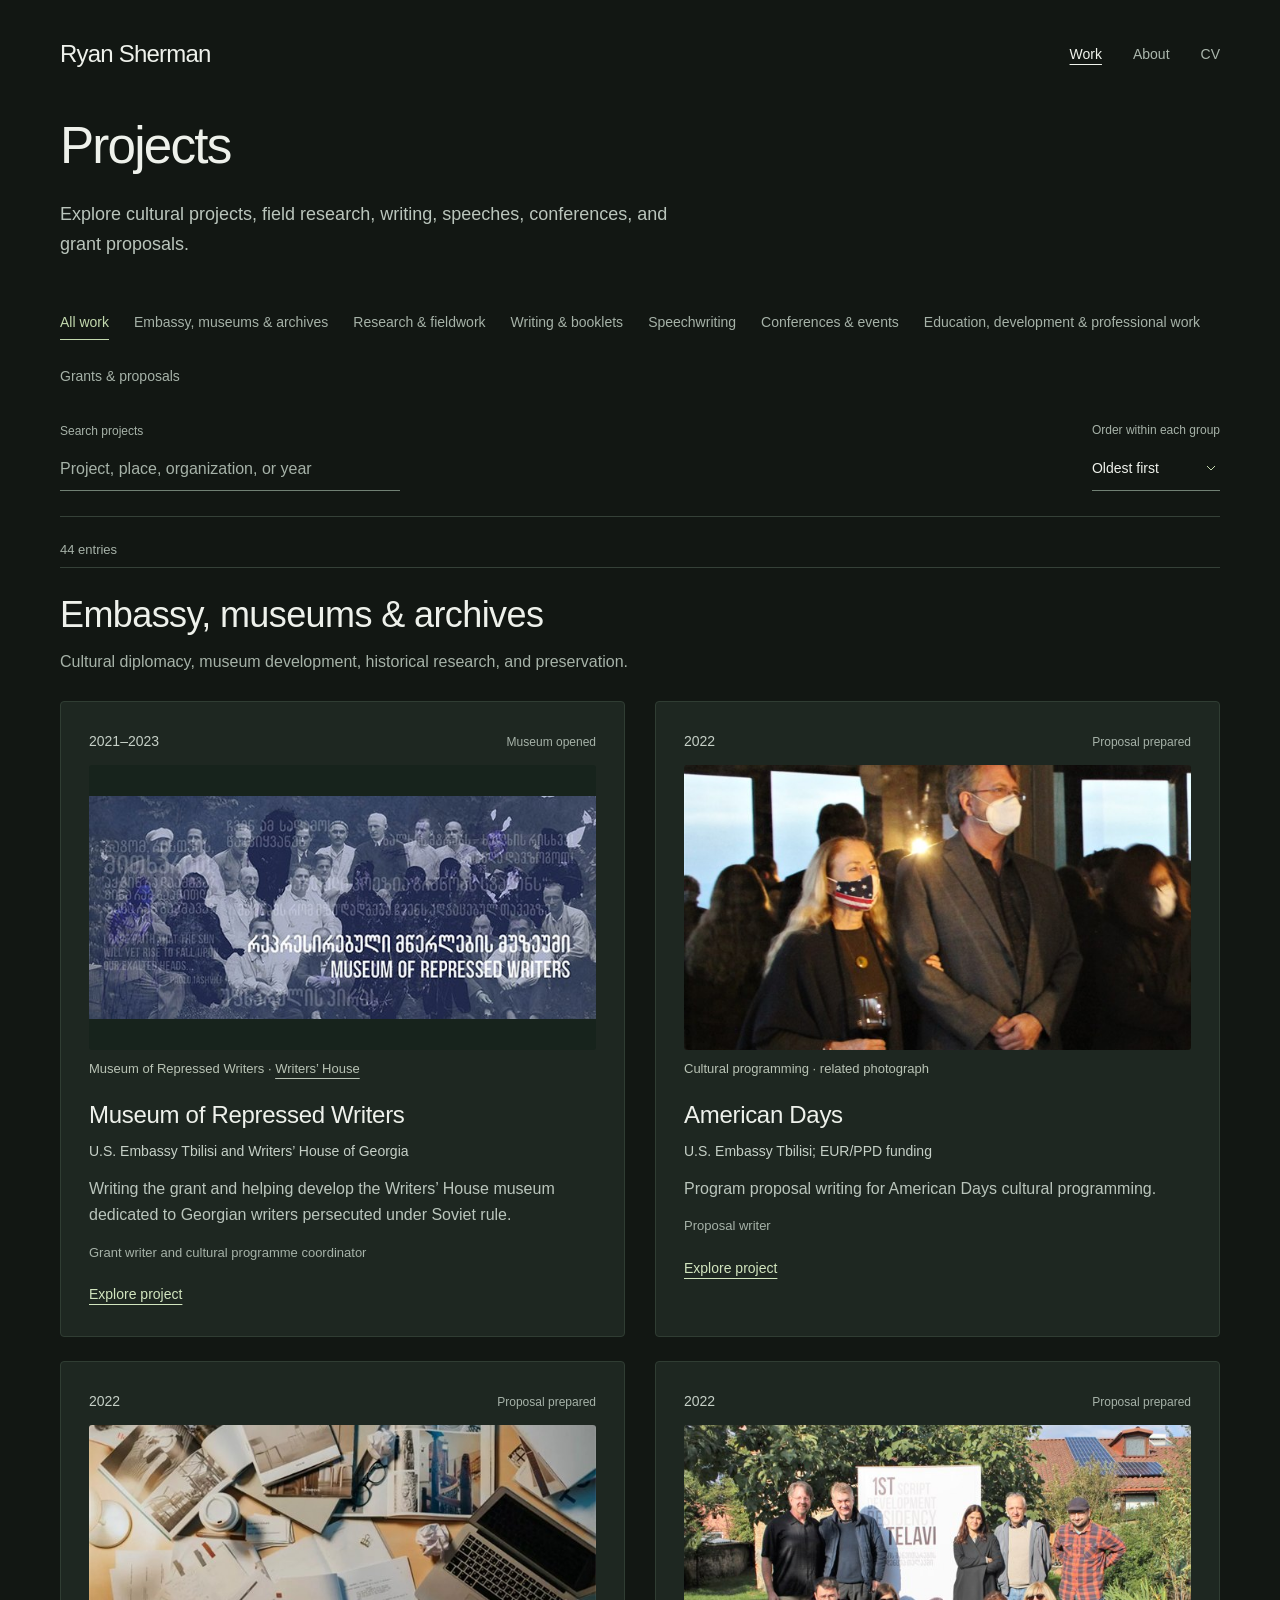
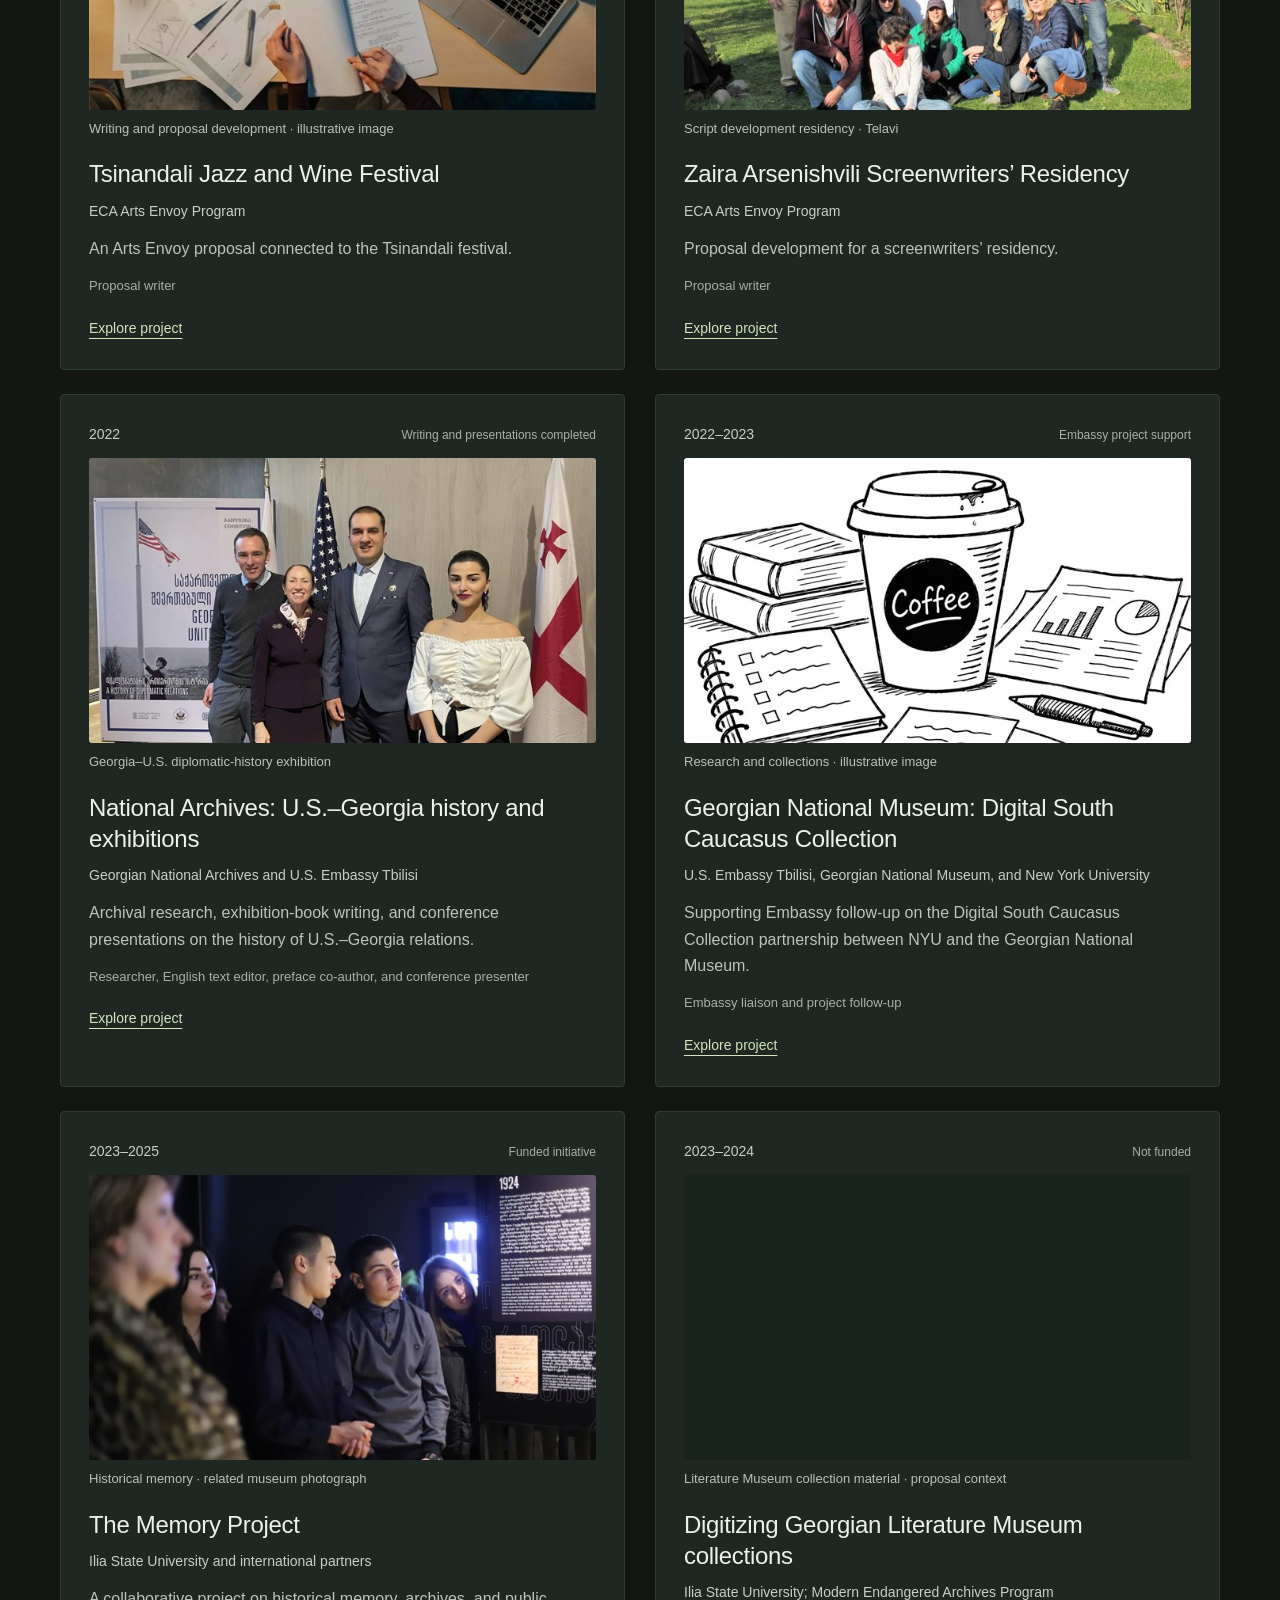
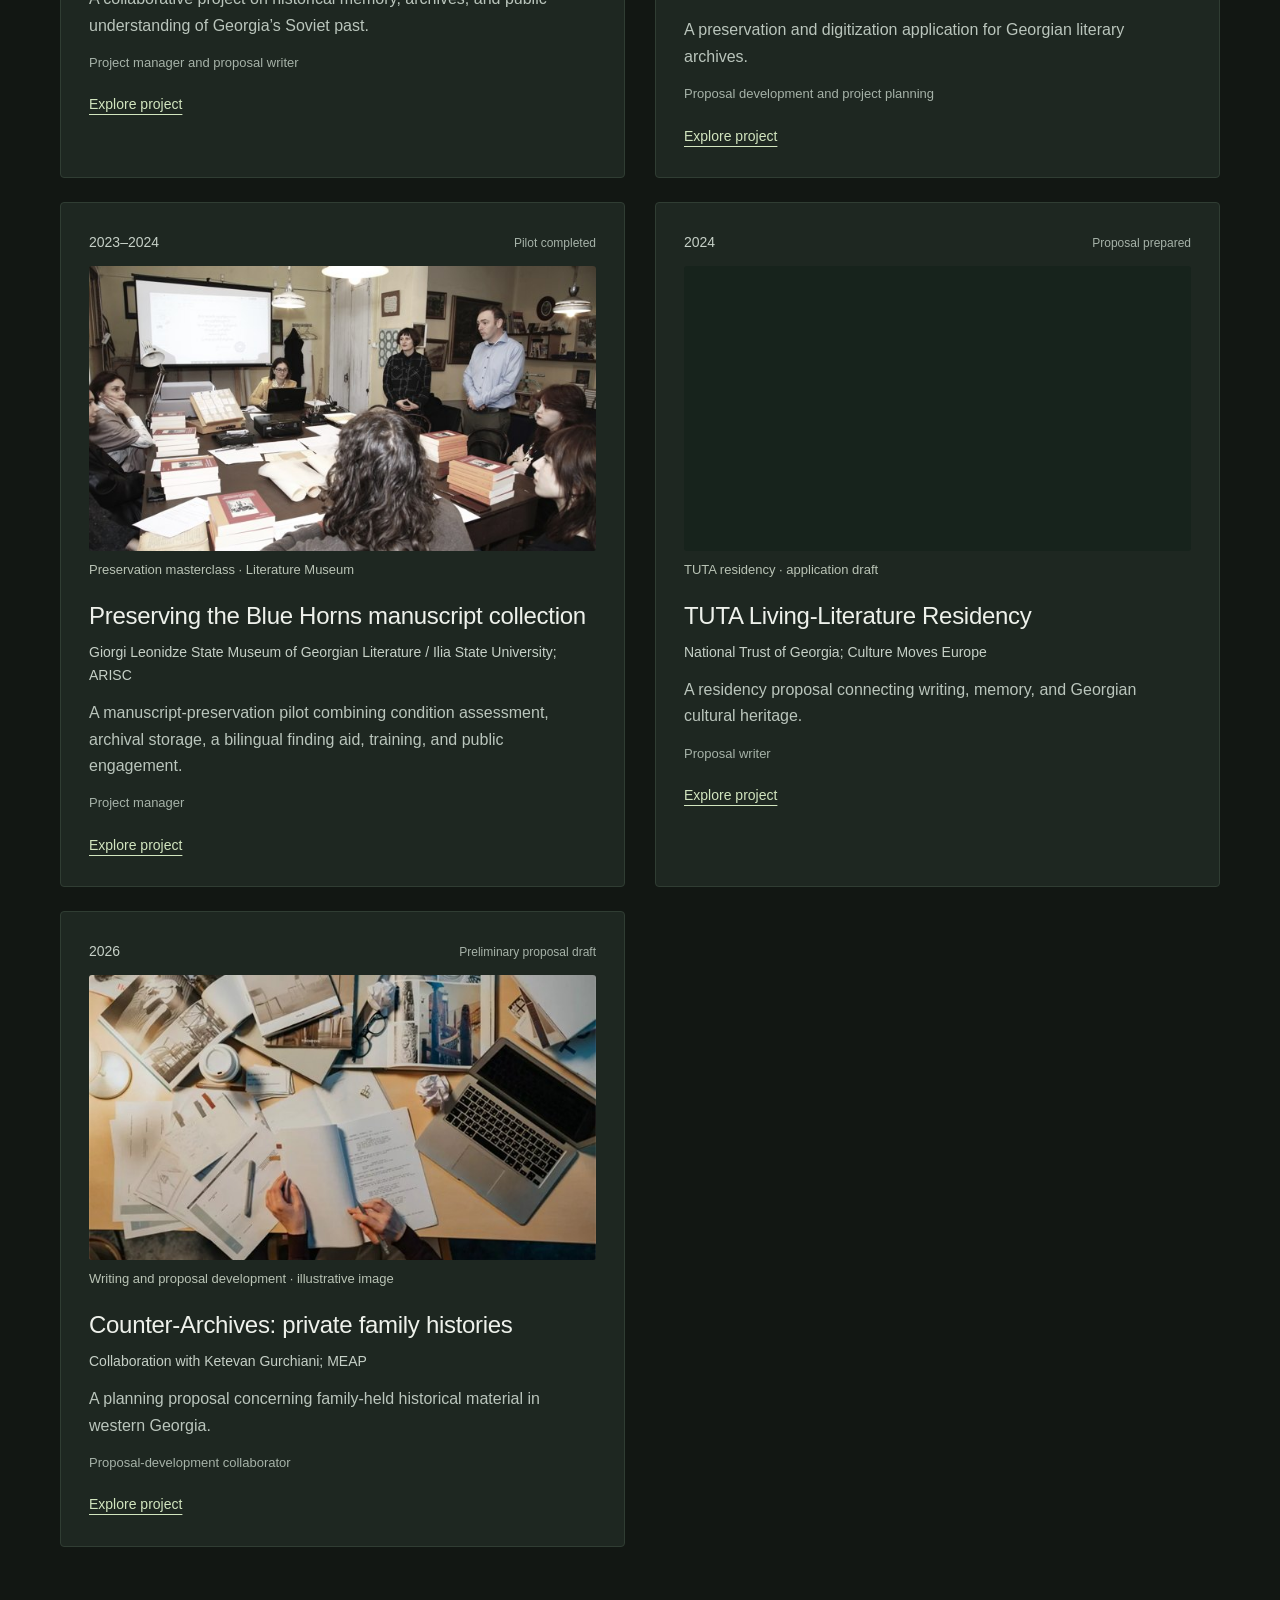
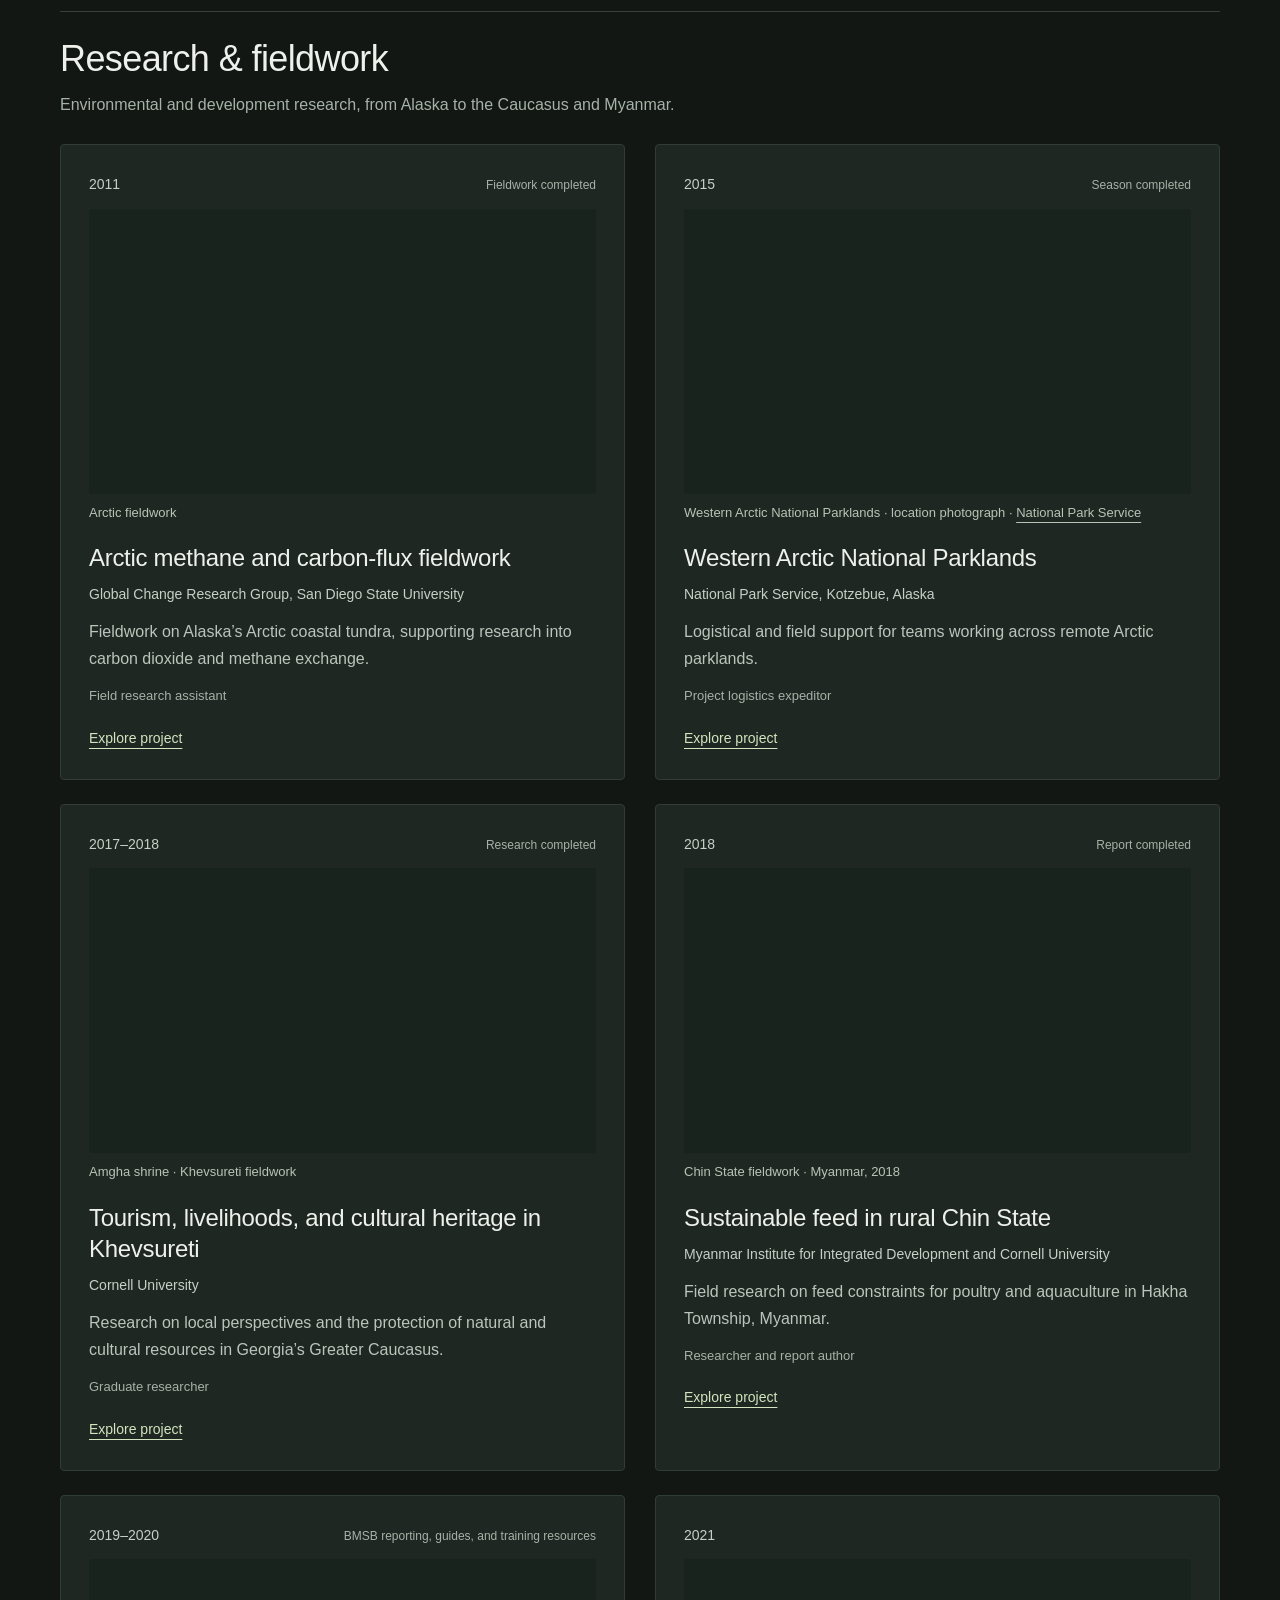
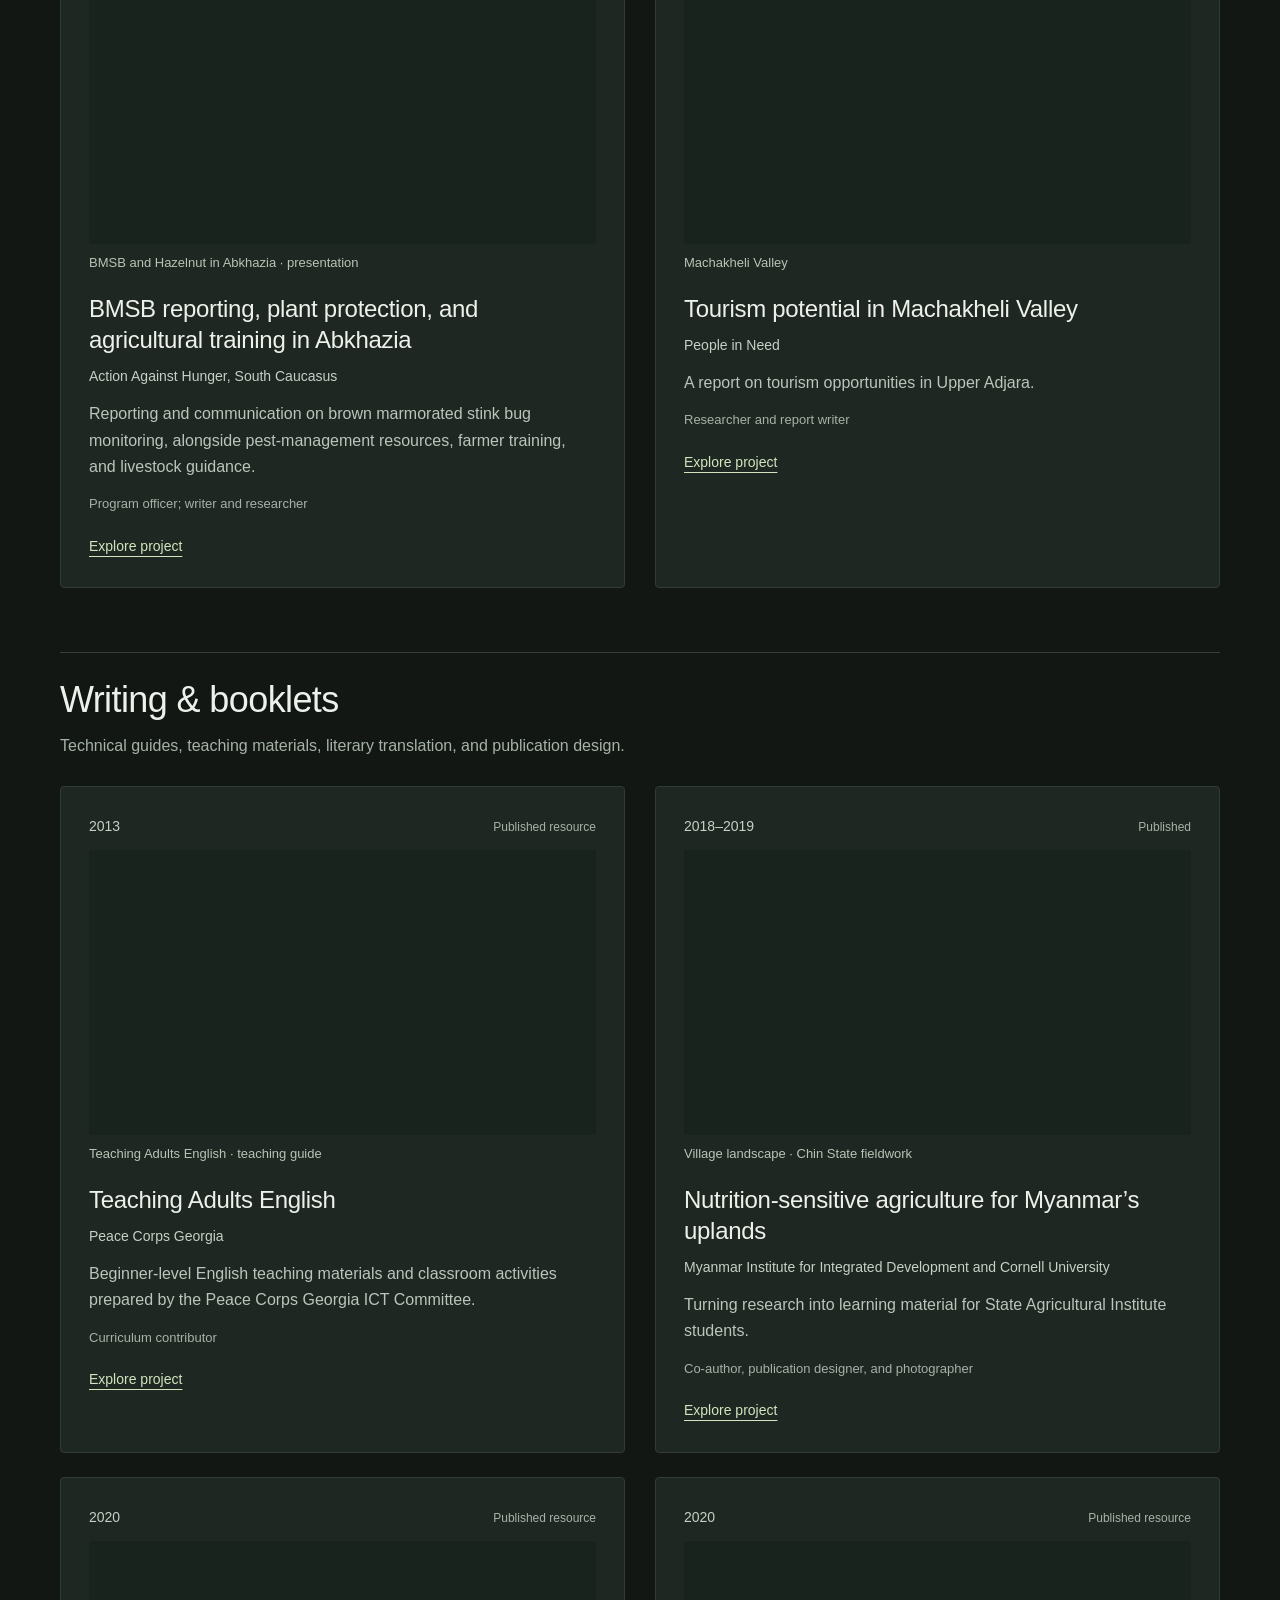
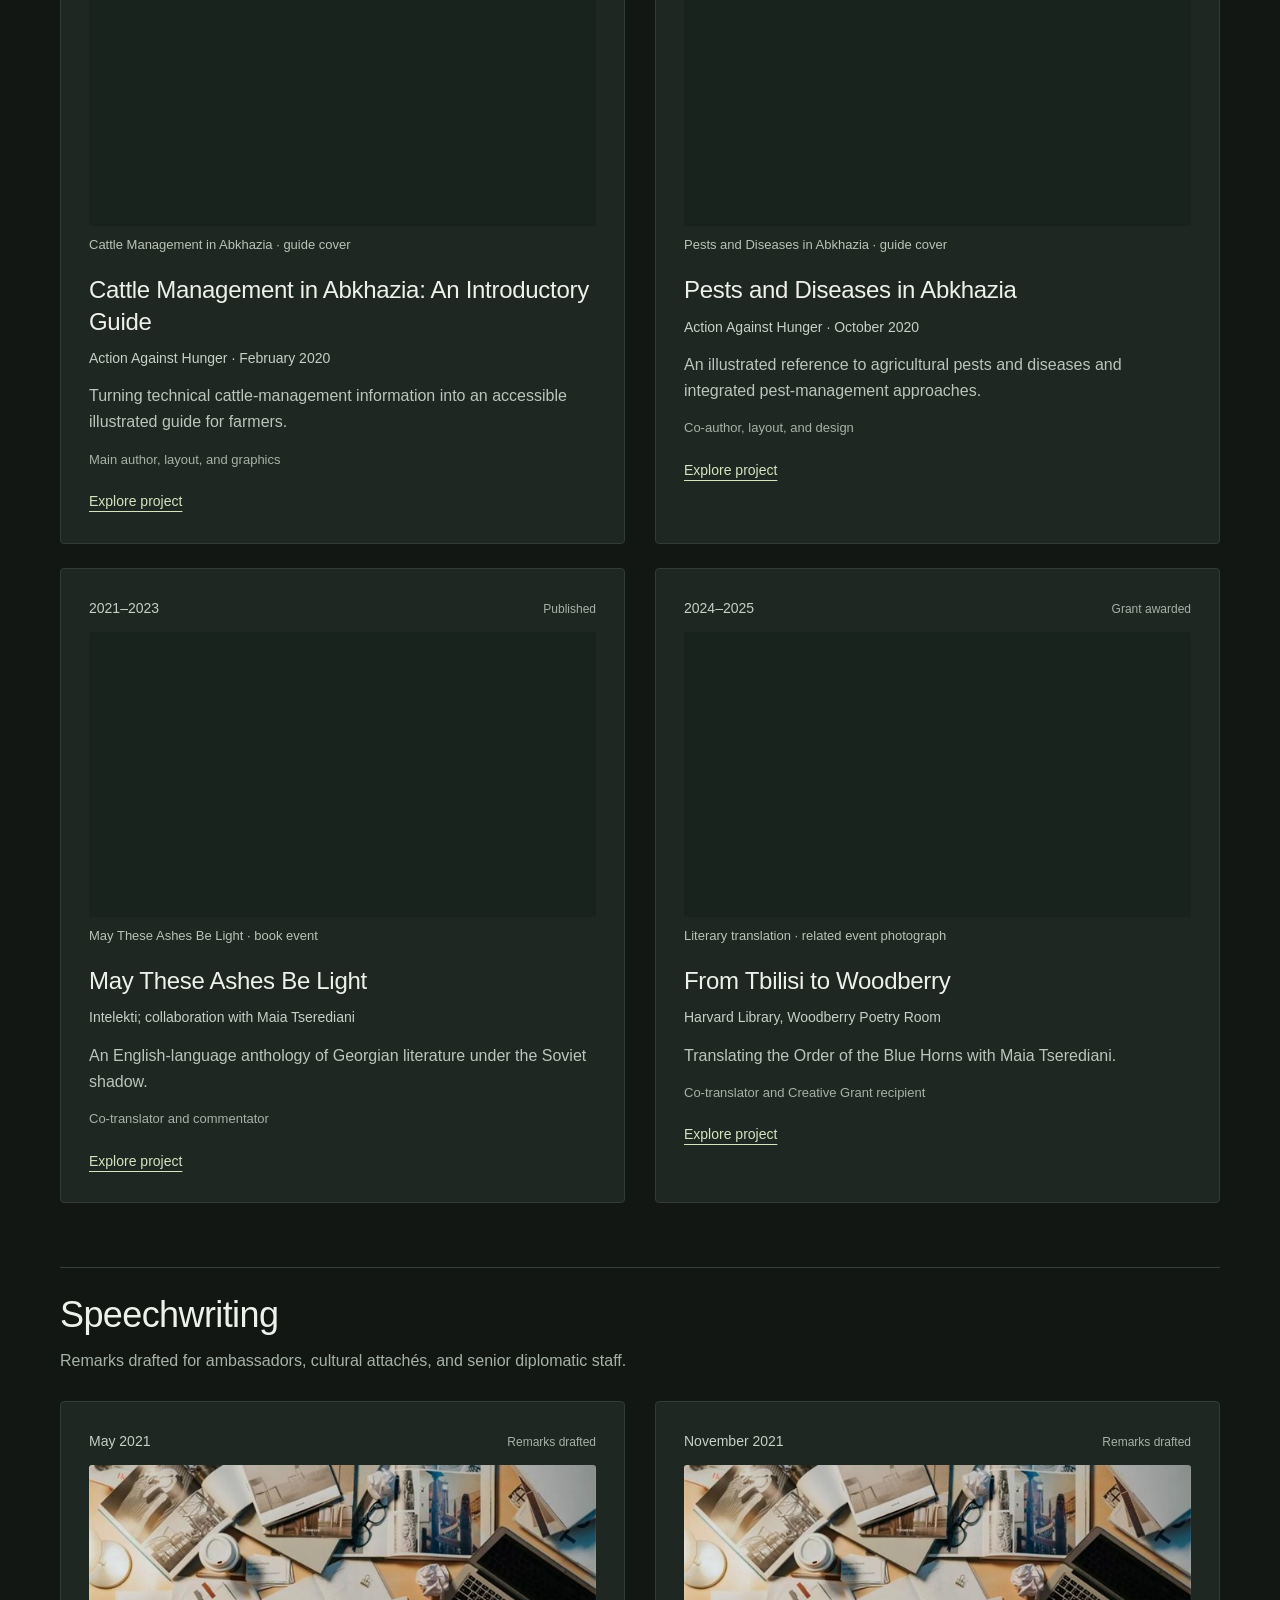
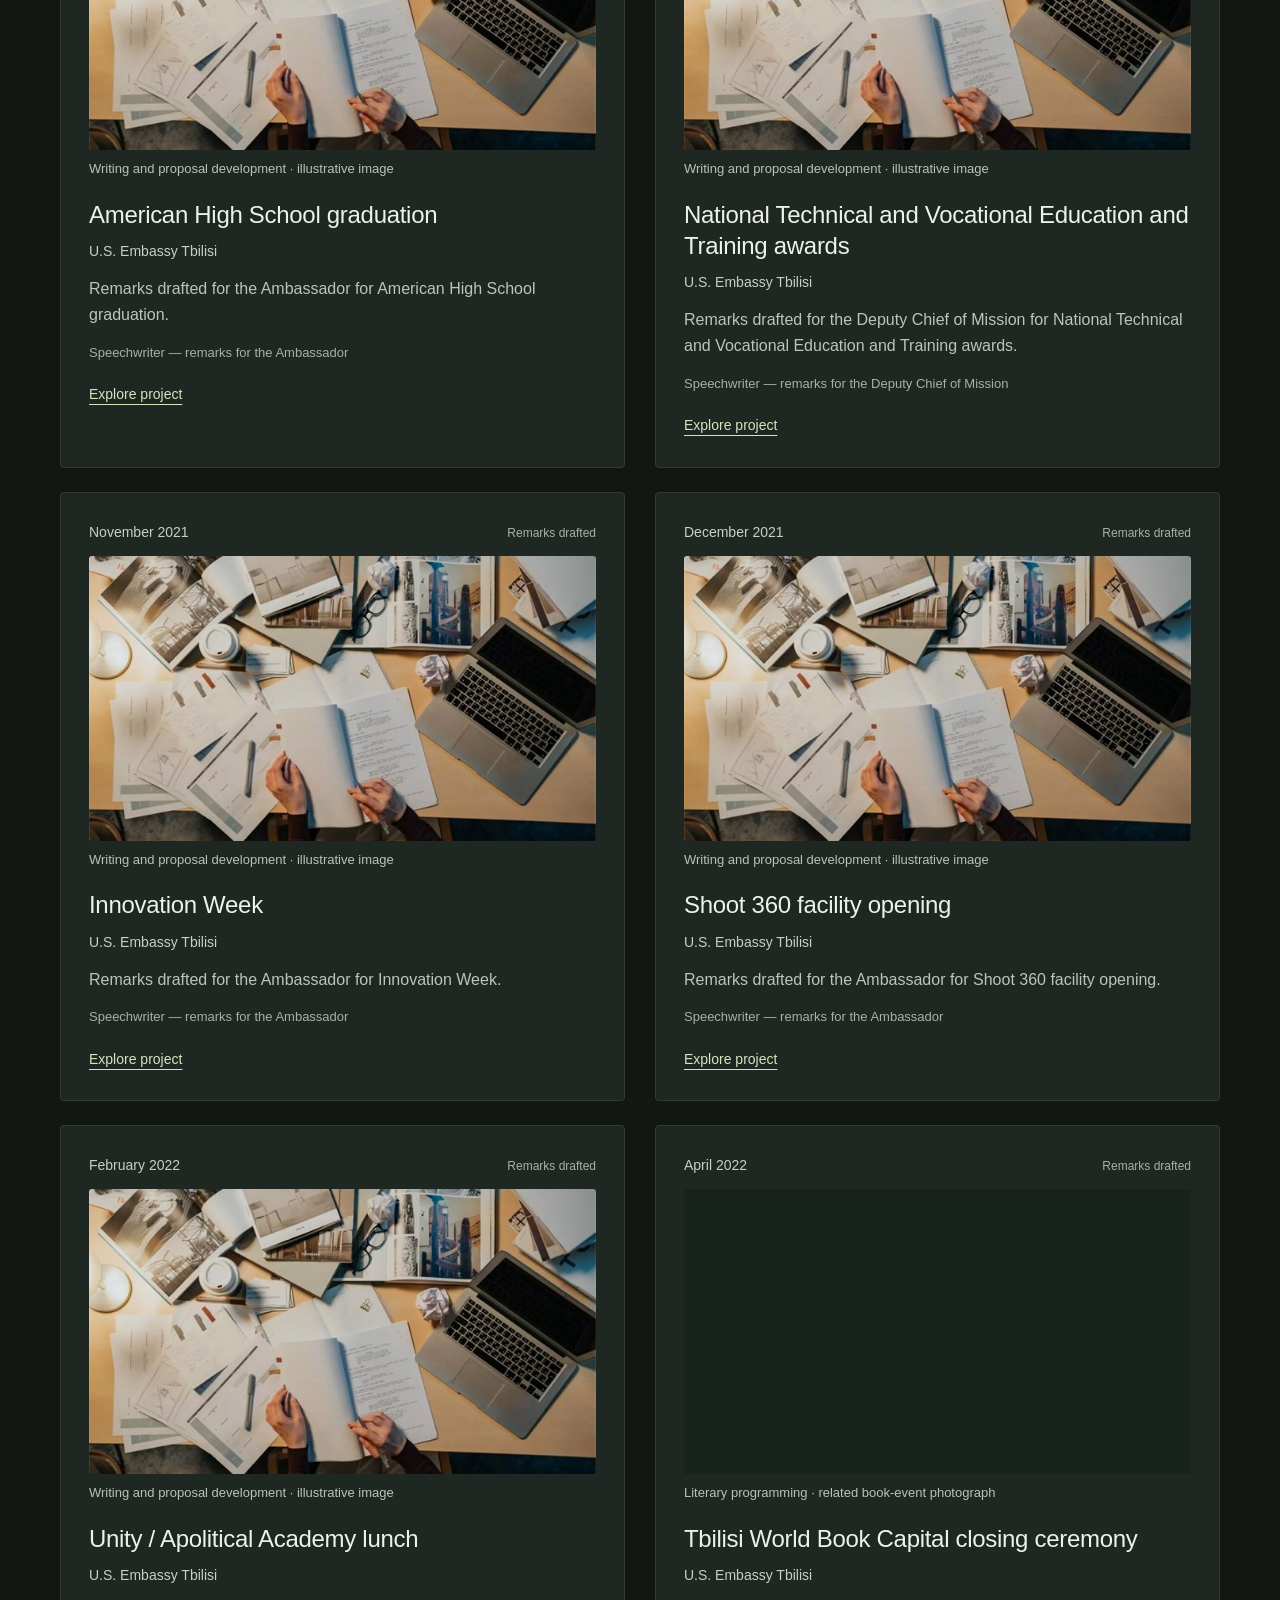
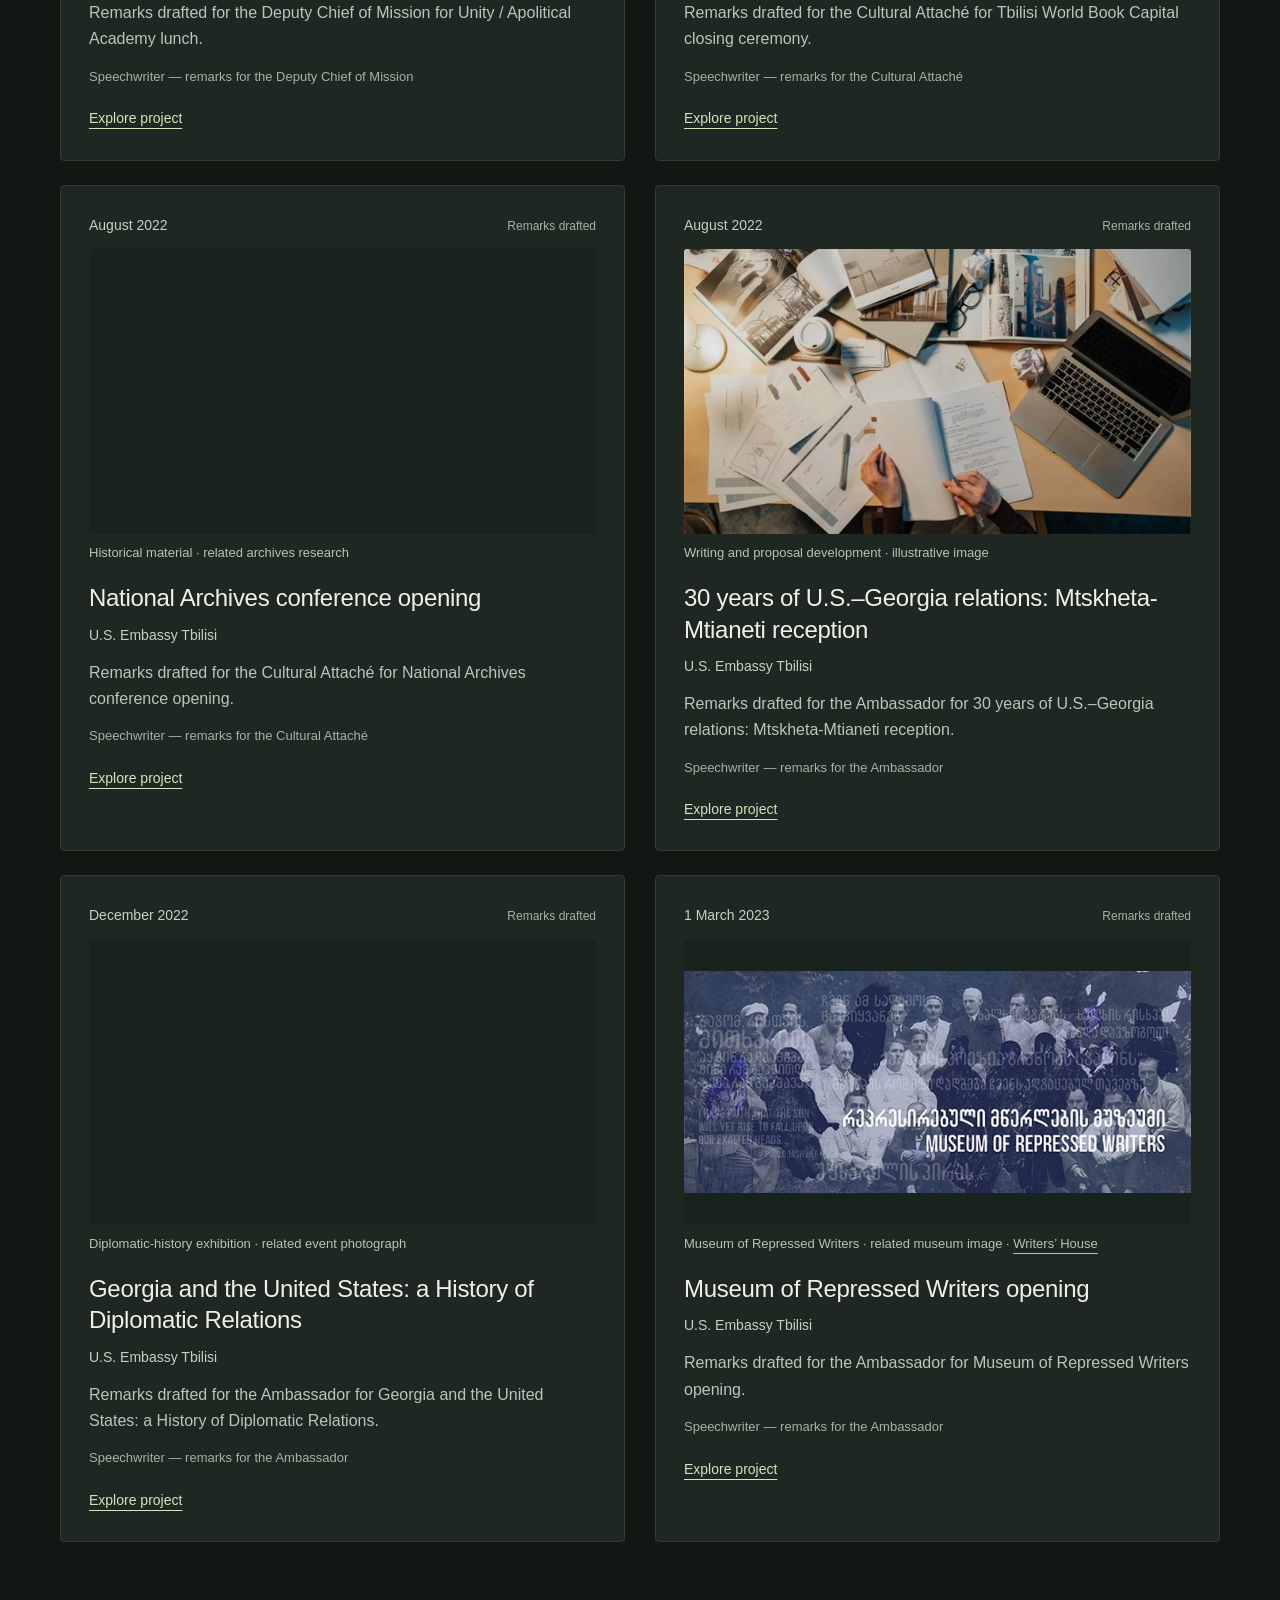
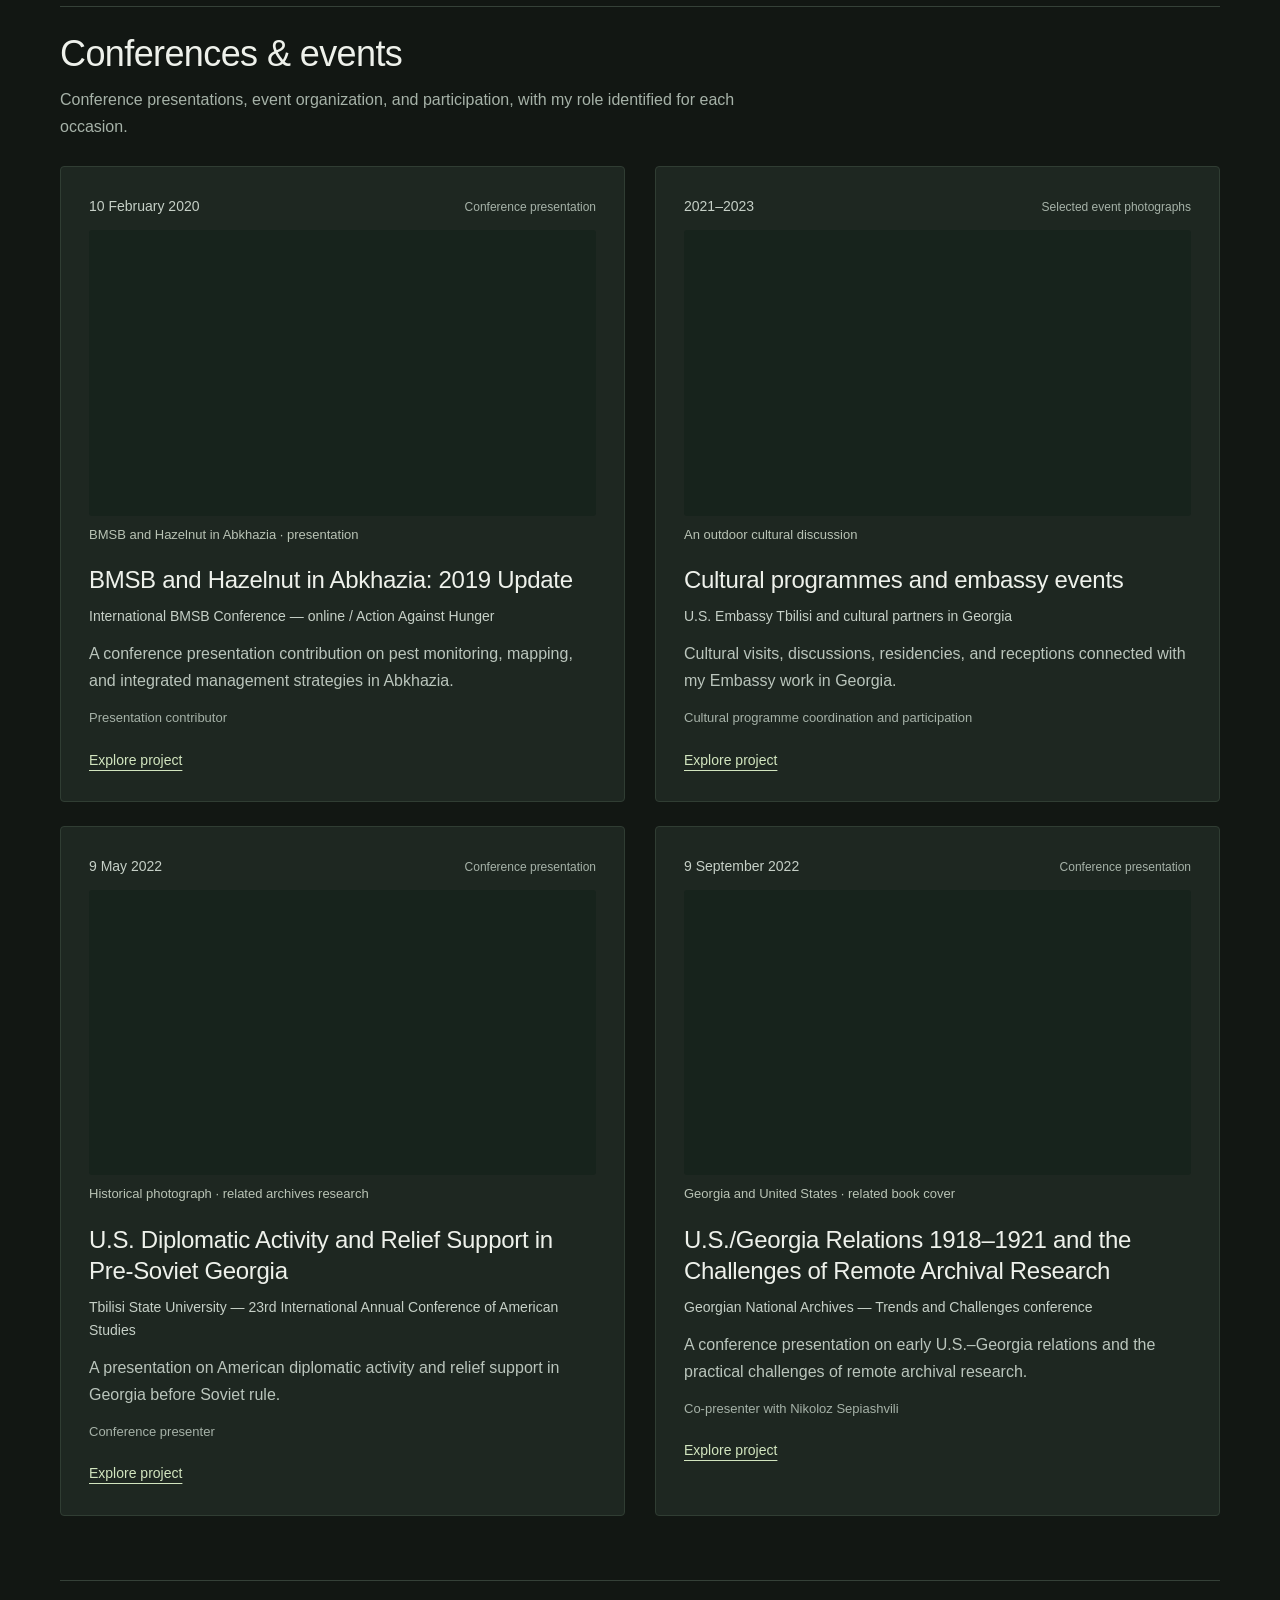
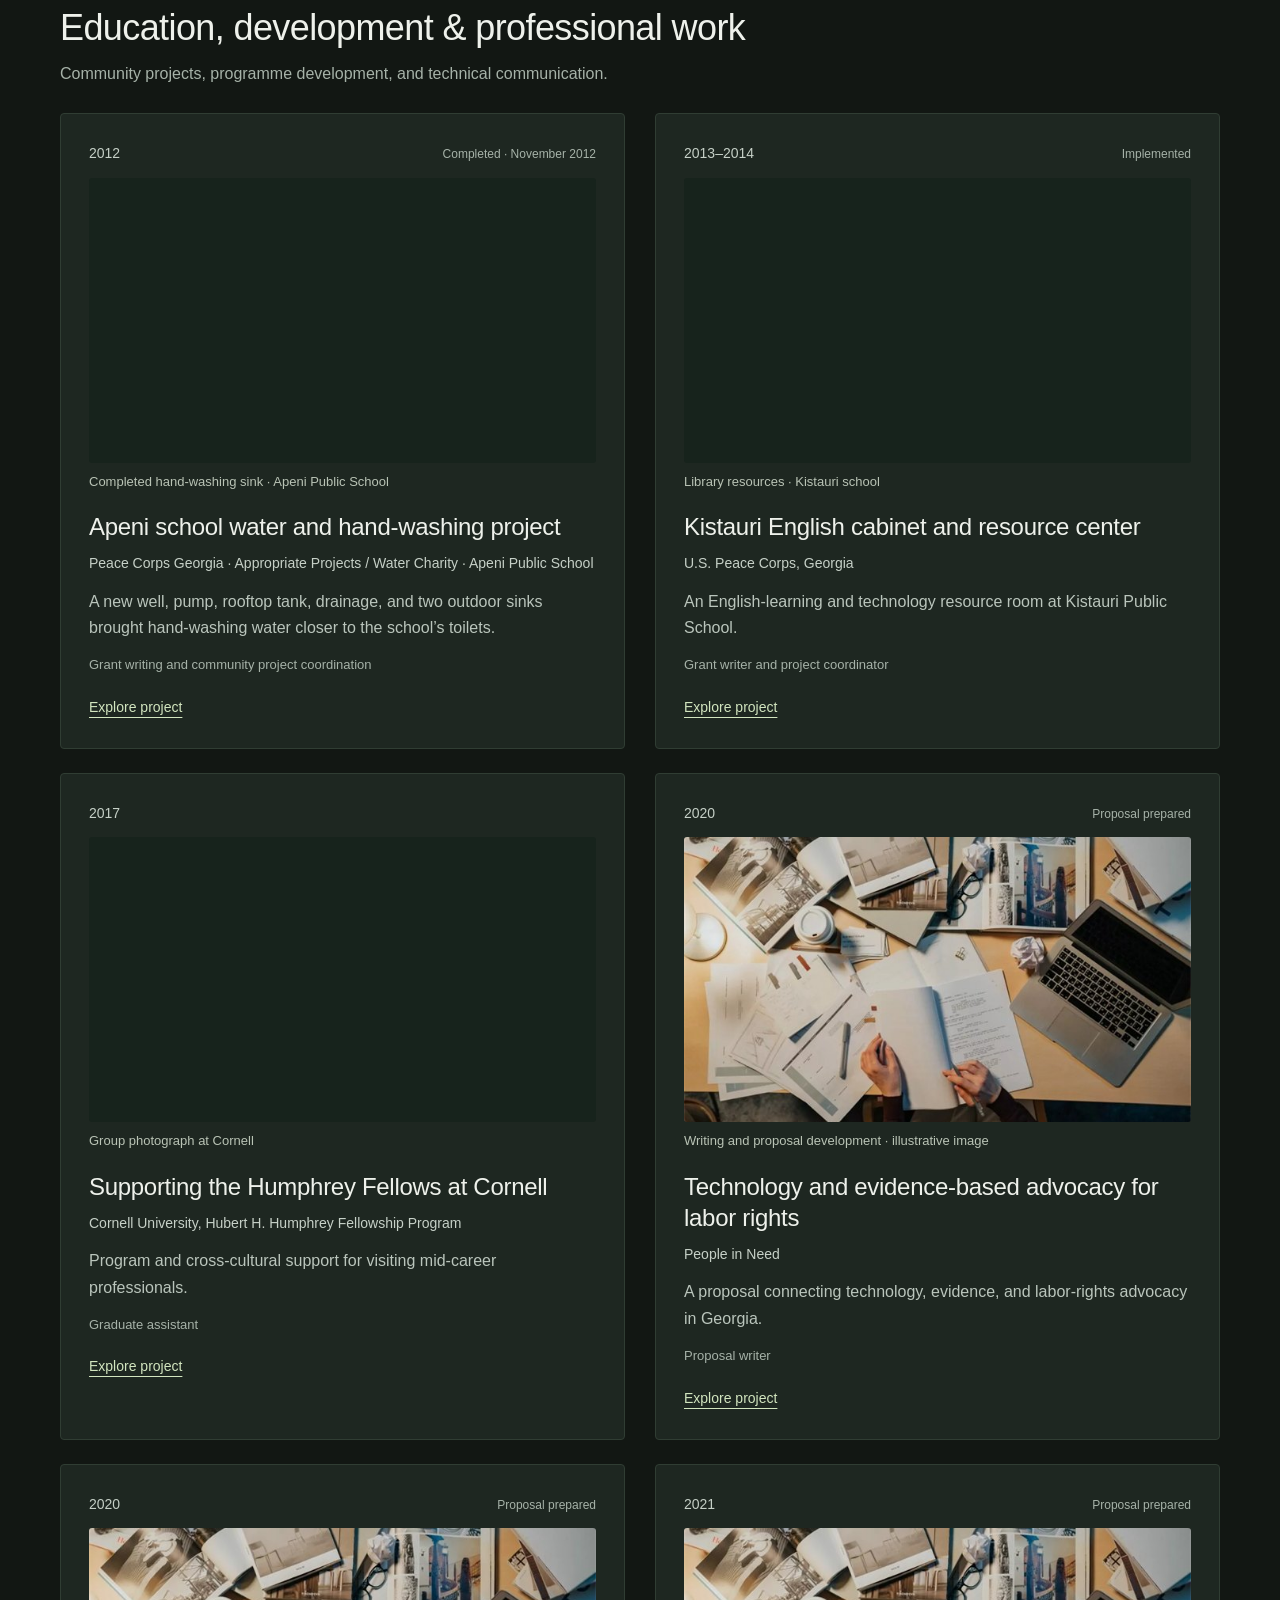
<file: data-integration.html>
<!doctype html>
<html lang="en"><head><meta charset="utf-8"><meta name="viewport" content="width=device-width, initial-scale=1"><meta http-equiv="refresh" content="0;url=projects.html"><title>Projects — Ryan Sherman</title></head><body><main><h1>Projects</h1><p><a href="projects.html">Continue to Projects</a></p></main></body></html>
</file>
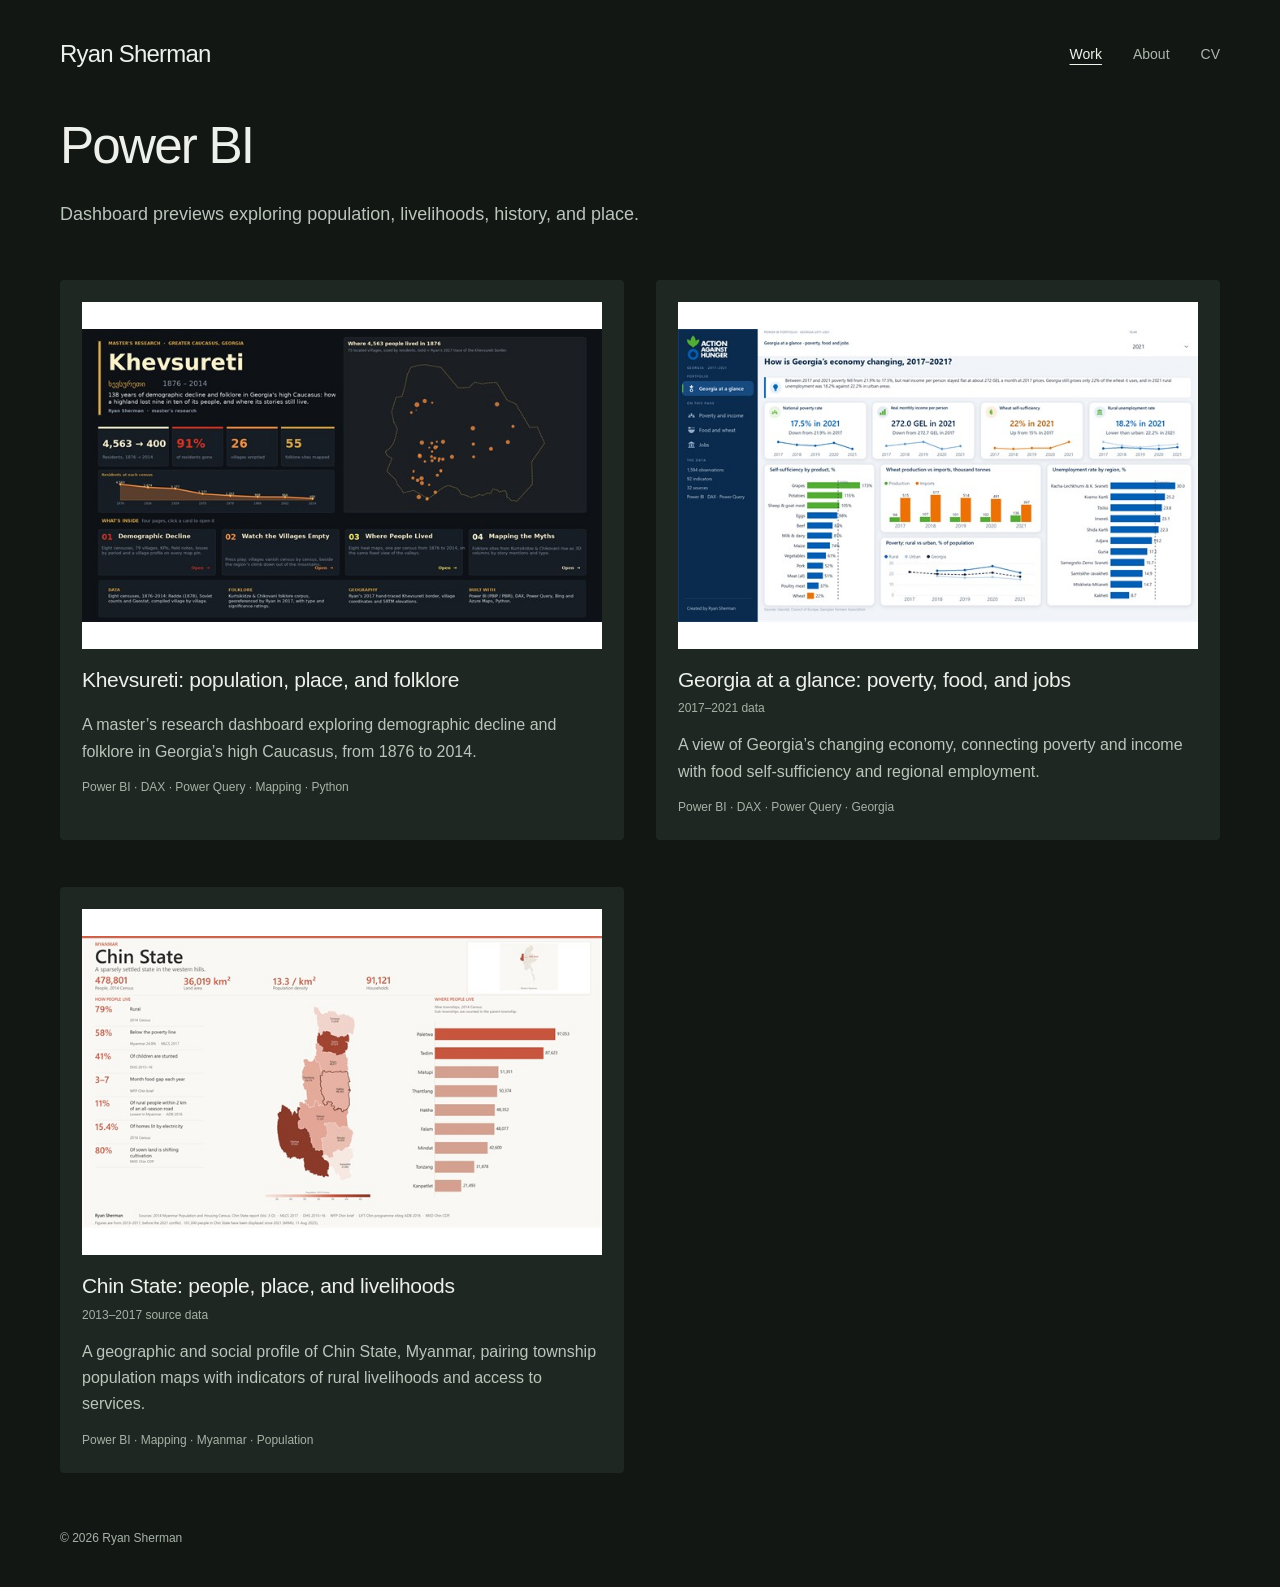
<file: power-bi.html>
<!doctype html>
<html lang="en">
<head>
  <meta charset="utf-8">
  <meta name="viewport" content="width=device-width, initial-scale=1">
  <meta name="description" content="Ryan Sherman — research, writing, translation, and projects across Alaska, Myanmar, and Georgia.">
  <meta name="theme-color" content="#121713">
  <title>Power BI — Ryan Sherman</title>
  <link rel="icon" href="assets/favicon.svg" type="image/svg+xml">
  <link rel="stylesheet" href="styles.css">
  <link rel="stylesheet" href="theme.css">
  <script defer src="content.js"></script>
  <script defer src="render.js"></script>
  <script defer src="cards.js"></script>
  <script defer src="app.js"></script>
</head>
<body data-page="power-bi">
  <a href="#main" class="skip-link">Skip to content</a>
  <header class="site-header shell">
    <a href="index.html" class="site-name" data-name>Ryan Sherman</a>
    <nav class="site-nav" aria-label="Main navigation">
      <a href="index.html" data-nav="work" aria-current="page">Work</a>
      <a href="about.html" data-nav="about">About</a>
      <a href="cv.html" data-nav="cv">CV</a>
    </nav>
  </header>
  <main id="main" class="shell" tabindex="-1"><header class="page-head"><h1>Power BI</h1><p class="page-intro">Dashboard previews exploring population, livelihoods, history, and place.</p></header><div class="gallery-grid"><article class="project-card"><a class="project-link" href="project.html?id=khevsureti"><div class="image-frame"><img src="assets/photos/khevsureti-1400.jpg" srcset="assets/photos/khevsureti-640.jpg 640w, assets/photos/khevsureti-1400.jpg 1400w" sizes="(max-width: 640px) calc(100vw - 44px), (max-width: 1000px) calc((100vw - 93px) / 2), (max-width: 1599px) calc((100vw - 152px) / 2), 700px" alt="Khevsureti dashboard showing population change from 4,563 residents to 400 and mapped villages" width="1400" height="788" style="object-fit:contain;object-position:50% 50%" loading="eager" decoding="async"></div><h2>Khevsureti: population, place, and folklore</h2></a><div class="project-meta"></div><p>A master’s research dashboard exploring demographic decline and folklore in Georgia’s high Caucasus, from 1876 to 2014.</p><div class="project-tags">Power BI · DAX · Power Query · Mapping · Python</div></article><article class="project-card"><a class="project-link" href="project.html?id=georgia-at-a-glance"><div class="image-frame"><img src="assets/photos/georgia-economy-1400.jpg" srcset="assets/photos/georgia-economy-640.jpg 640w, assets/photos/georgia-economy-1400.jpg 1400w" sizes="(max-width: 640px) calc(100vw - 44px), (max-width: 1000px) calc((100vw - 93px) / 2), (max-width: 1599px) calc((100vw - 152px) / 2), 700px" alt="Power BI dashboard showing Georgia’s poverty, income, food self-sufficiency, wheat production and imports, and regional unemployment from 2017 to 2021" width="1400" height="788" style="object-fit:contain;object-position:50% 50%" loading="eager" decoding="async"></div><h2>Georgia at a glance: poverty, food, and jobs</h2></a><div class="project-meta"><span>2017–2021 data</span></div><p>A view of Georgia’s changing economy, connecting poverty and income with food self-sufficiency and regional employment.</p><div class="project-tags">Power BI · DAX · Power Query · Georgia</div></article><article class="project-card"><a class="project-link" href="project.html?id=chin-state-overview"><div class="image-frame"><img src="assets/photos/chin-state-1400.jpg" srcset="assets/photos/chin-state-640.jpg 640w, assets/photos/chin-state-1400.jpg 1400w" sizes="(max-width: 640px) calc(100vw - 44px), (max-width: 1000px) calc((100vw - 93px) / 2), (max-width: 1599px) calc((100vw - 152px) / 2), 700px" alt="Chin State dashboard with a township population map, population ranking, and indicators of rural livelihoods, poverty, nutrition, roads, and electricity" width="1400" height="788" style="object-fit:contain;object-position:50% 50%" loading="lazy" decoding="async"></div><h2>Chin State: people, place, and livelihoods</h2></a><div class="project-meta"><span>2013–2017 source data</span></div><p>A geographic and social profile of Chin State, Myanmar, pairing township population maps with indicators of rural livelihoods and access to services.</p><div class="project-tags">Power BI · Mapping · Myanmar · Population</div></article></div></main>
  <footer class="site-footer shell" id="footer-content"><span>© <span data-year>2026</span> Ryan Sherman</span><div class="footer-links"></div></footer>
</body>
</html>
</file>
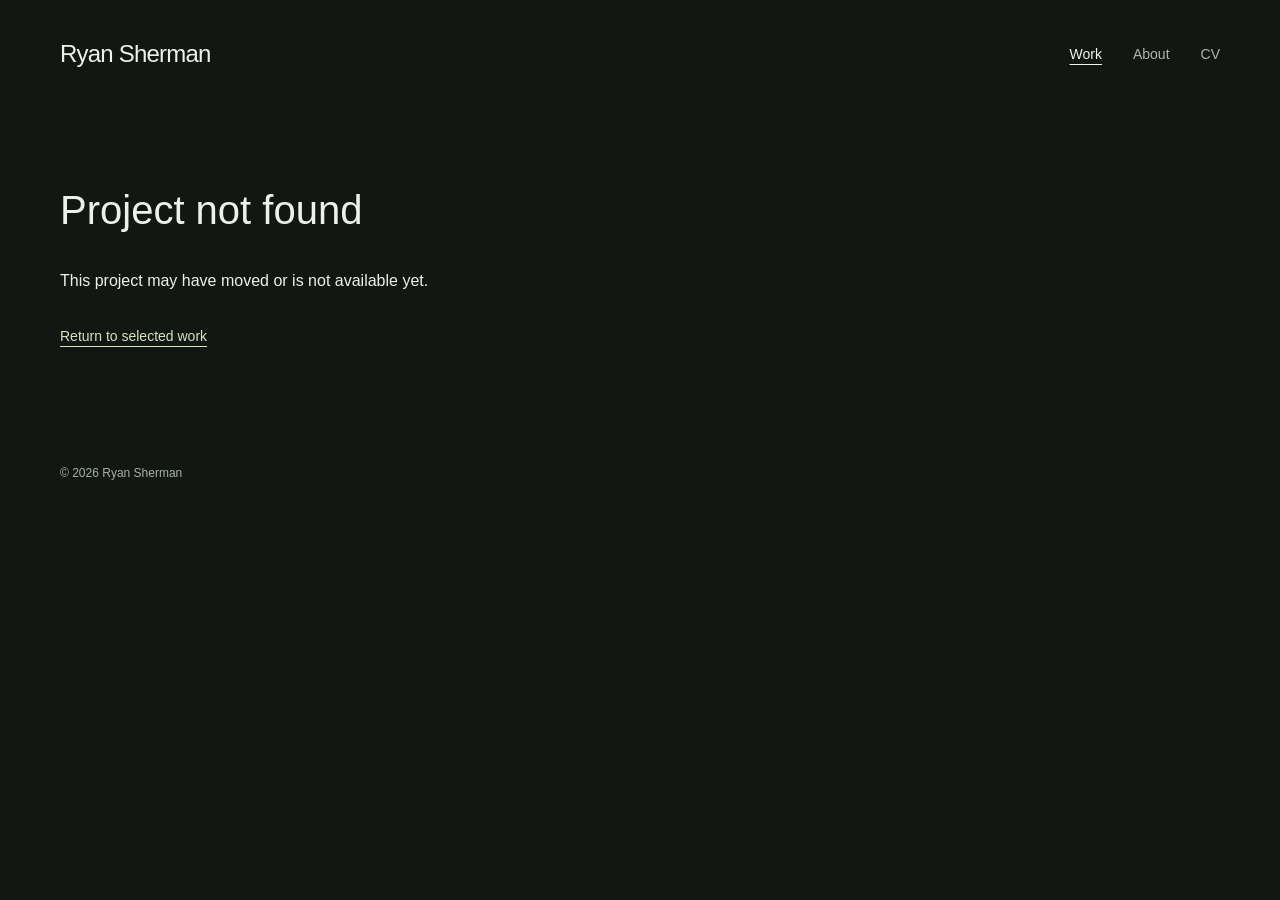
<file: project.html>
<!doctype html>
<html lang="en">
<head>
  <meta charset="utf-8">
  <meta name="viewport" content="width=device-width, initial-scale=1">
  <meta name="description" content="Ryan Sherman — research, writing, translation, and projects across Alaska, Myanmar, and Georgia.">
  <meta name="theme-color" content="#121713">
  <title>Project — Ryan Sherman</title>
  <link rel="icon" href="assets/favicon.svg" type="image/svg+xml">
  <link rel="stylesheet" href="styles.css">
  <link rel="stylesheet" href="theme.css">
  <script defer src="content.js"></script>
  <script defer src="render.js"></script>
  <script defer src="cards.js"></script>
  <script defer src="app.js"></script>
</head>
<body data-page="project">
  <a href="#main" class="skip-link">Skip to content</a>
  <header class="site-header shell">
    <a href="index.html" class="site-name" data-name>Ryan Sherman</a>
    <nav class="site-nav" aria-label="Main navigation">
      <a href="index.html" data-nav="work" aria-current="page">Work</a>
      <a href="about.html" data-nav="about">About</a>
      <a href="cv.html" data-nav="cv">CV</a>
    </nav>
  </header>
  <main id="main" class="shell" tabindex="-1"><header class="page-head"><h1>Project details</h1><p class="page-intro"><a href="projects.html">Browse the project collection</a></p></header></main>
  <footer class="site-footer shell" id="footer-content"><span>© <span data-year>2026</span> Ryan Sherman</span><div class="footer-links"></div></footer>
</body>
</html>
</file>
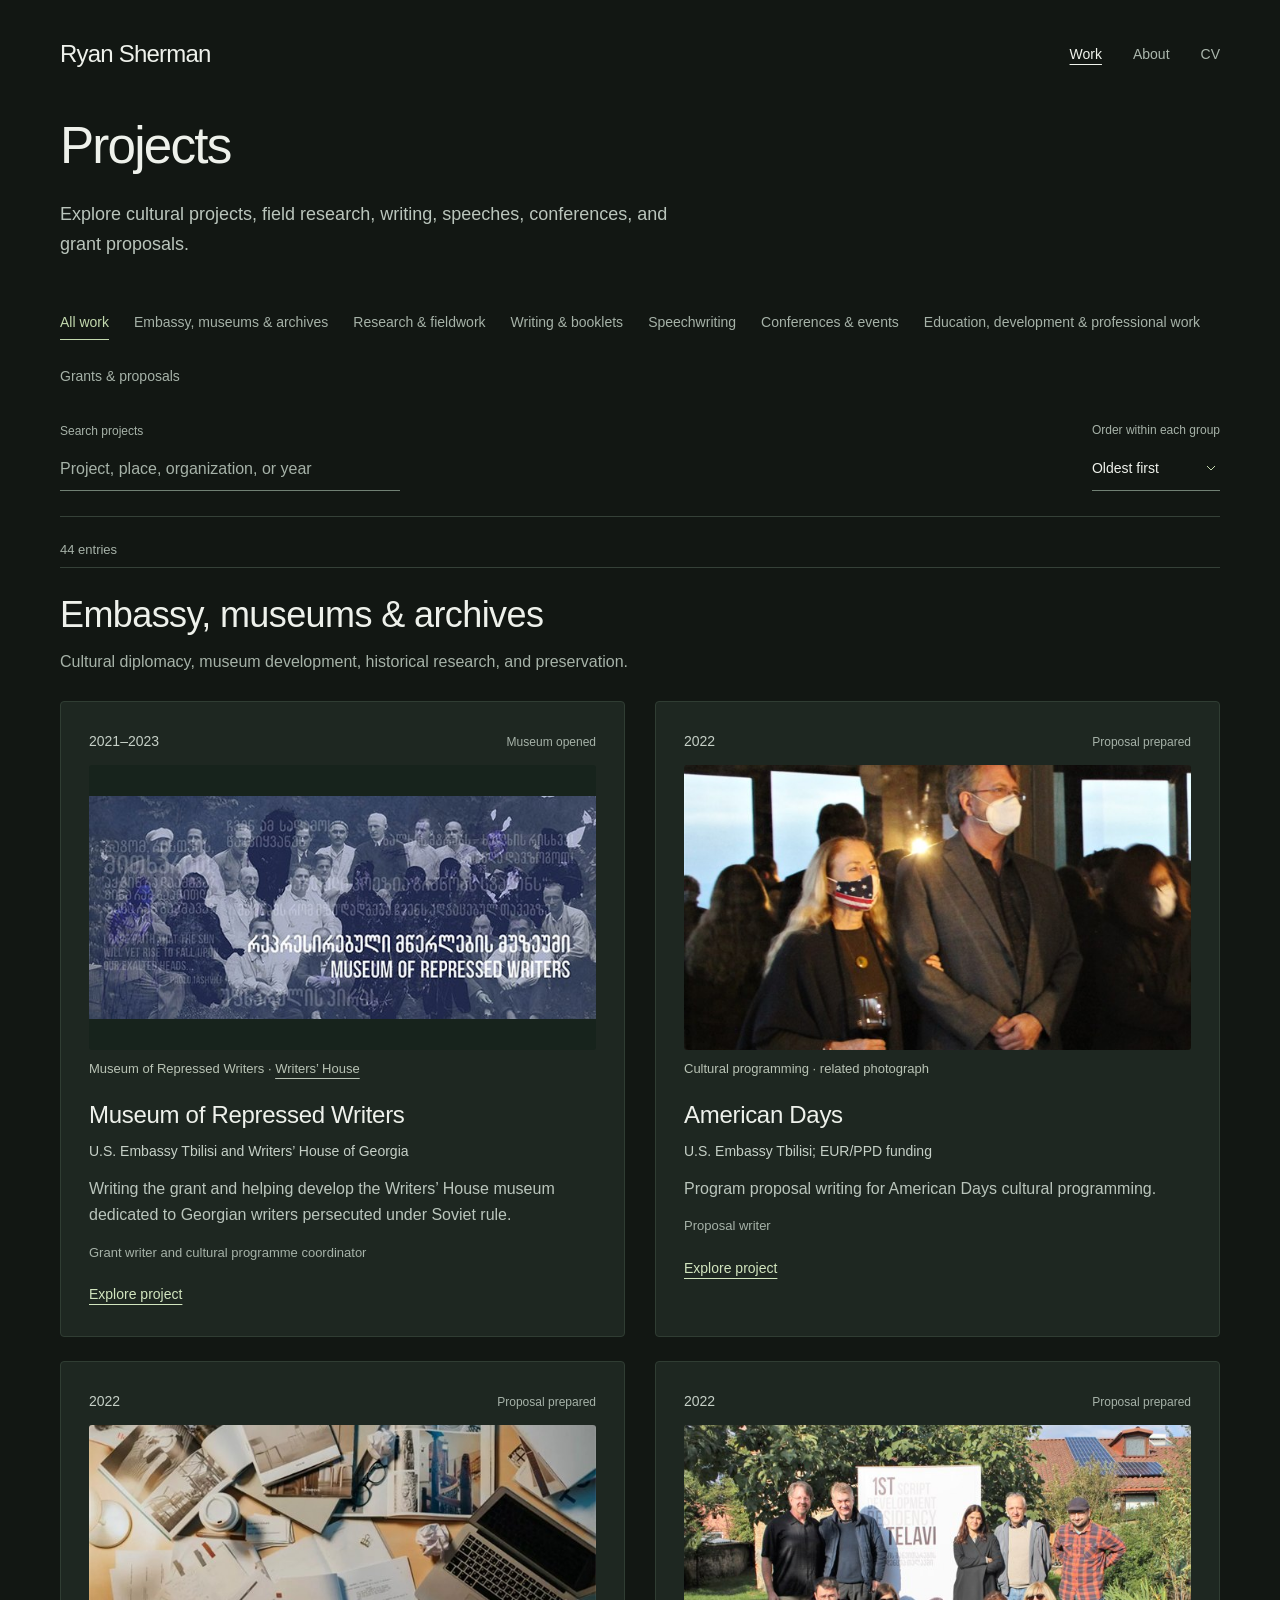
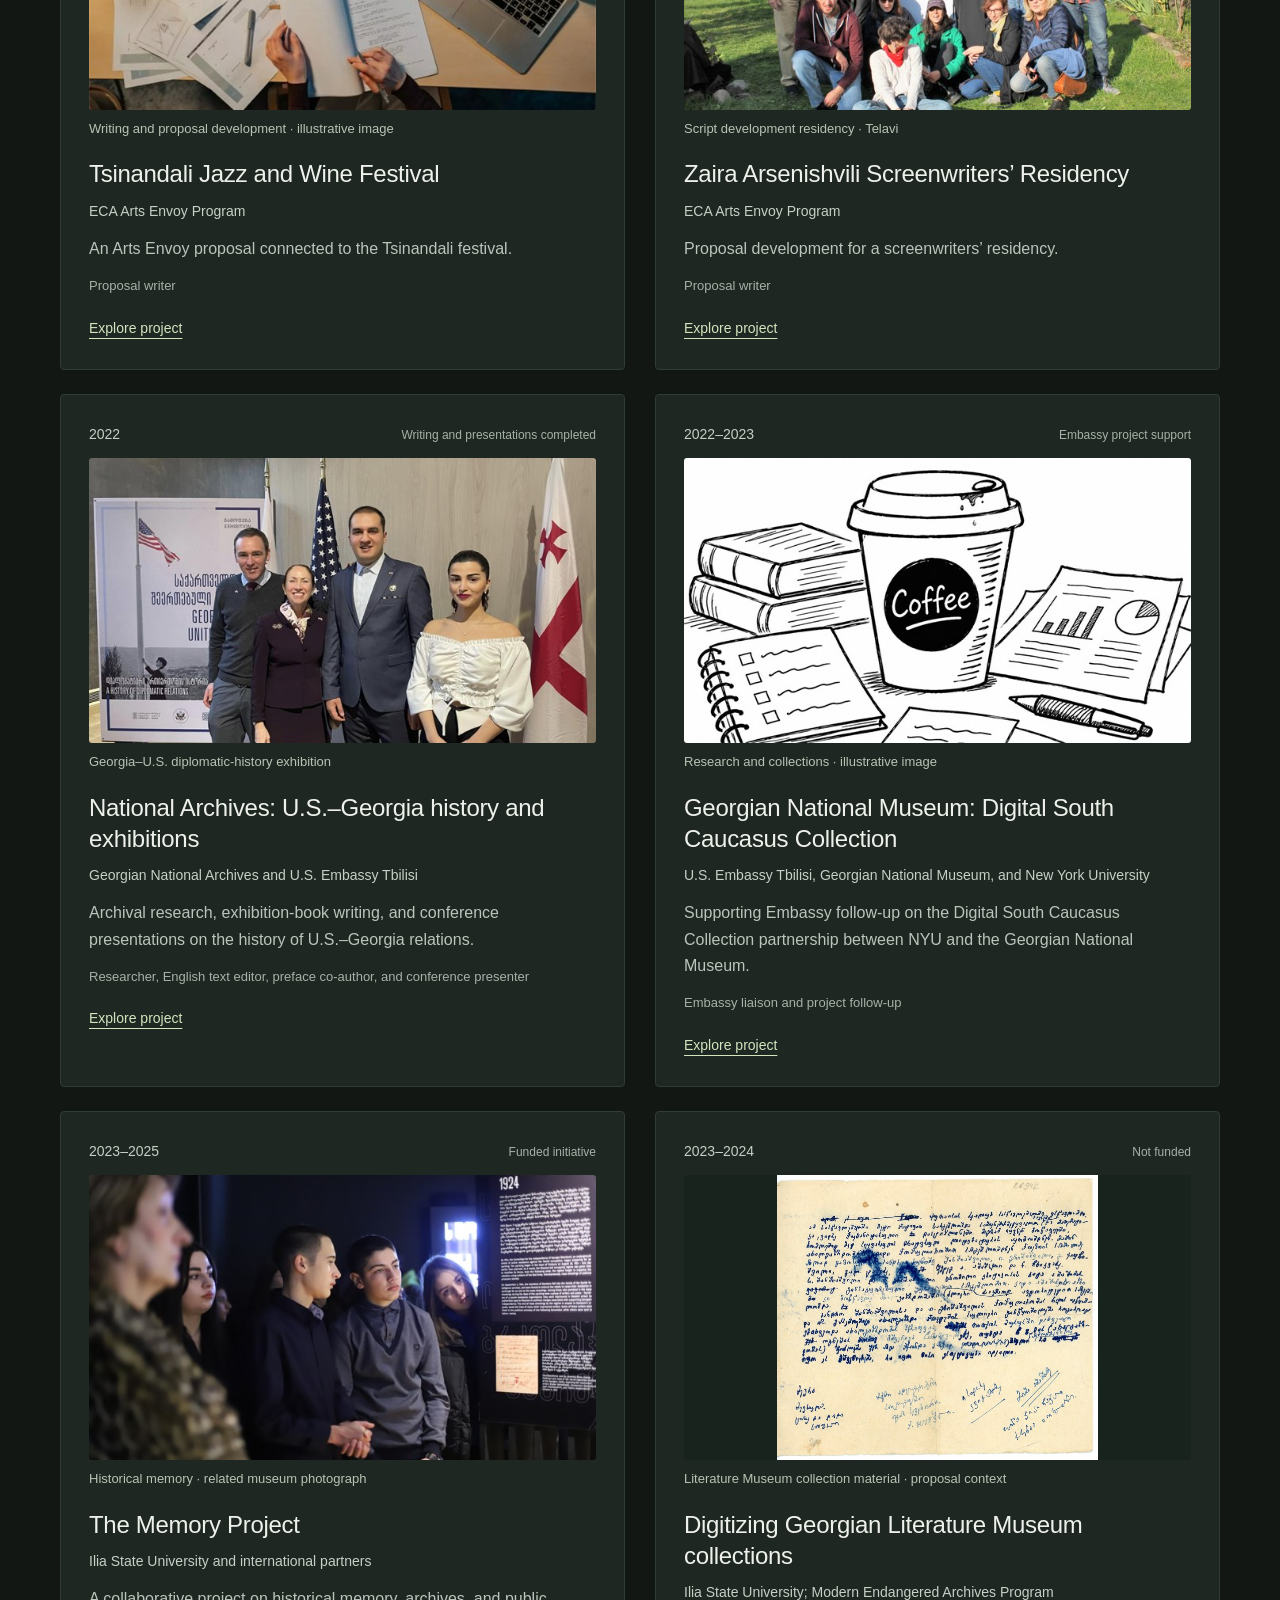
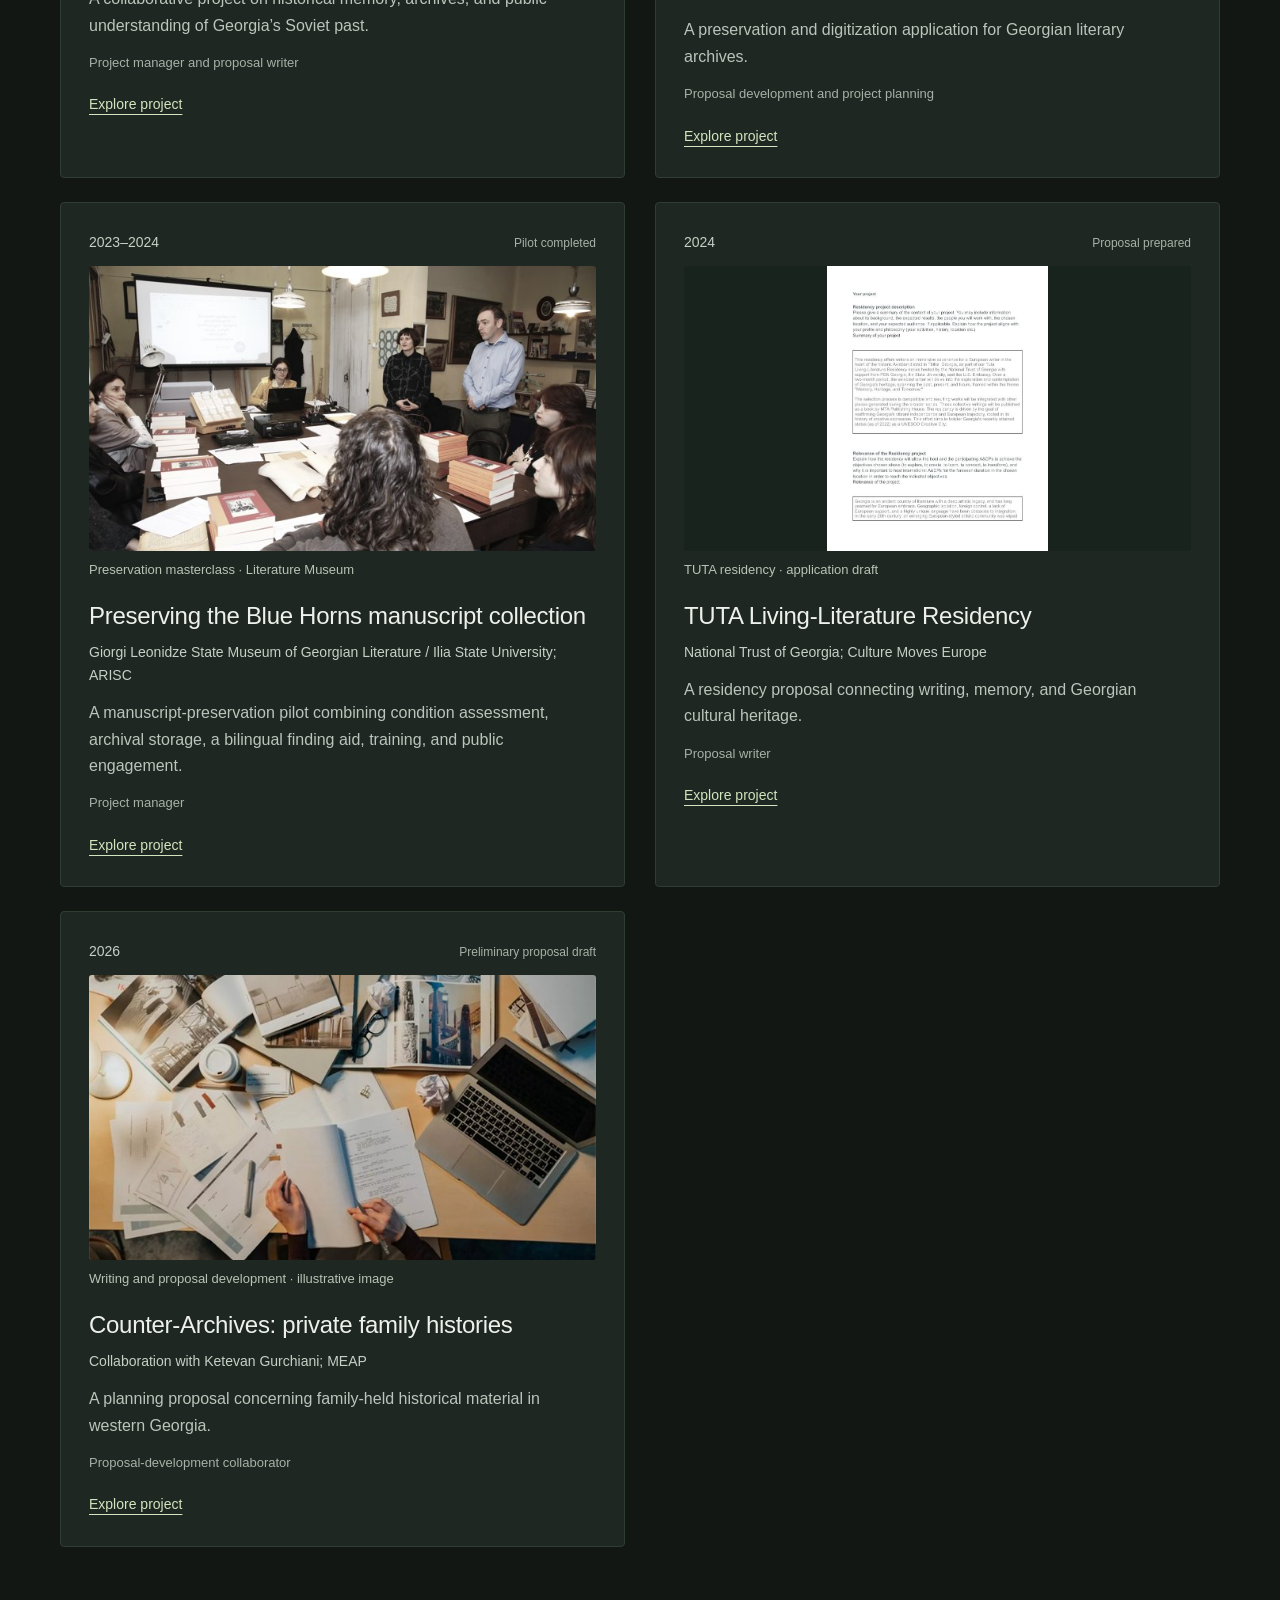
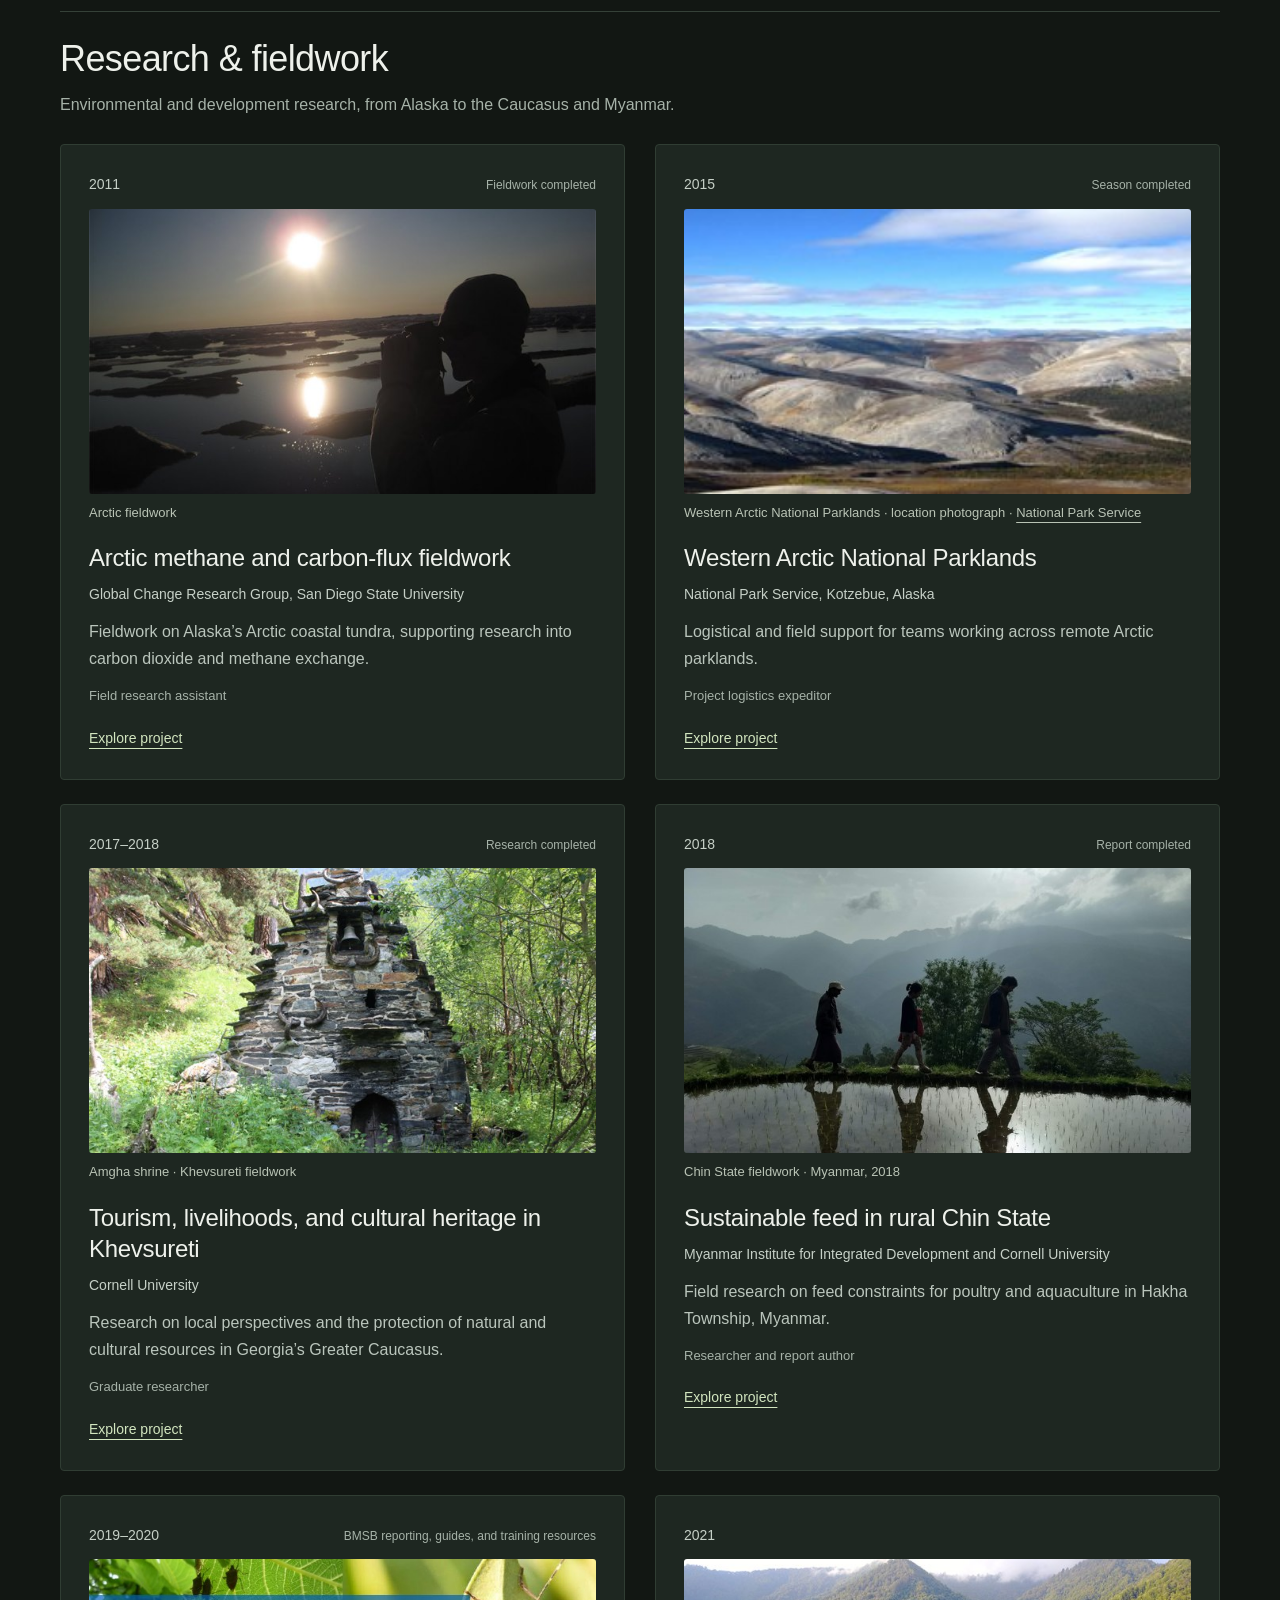
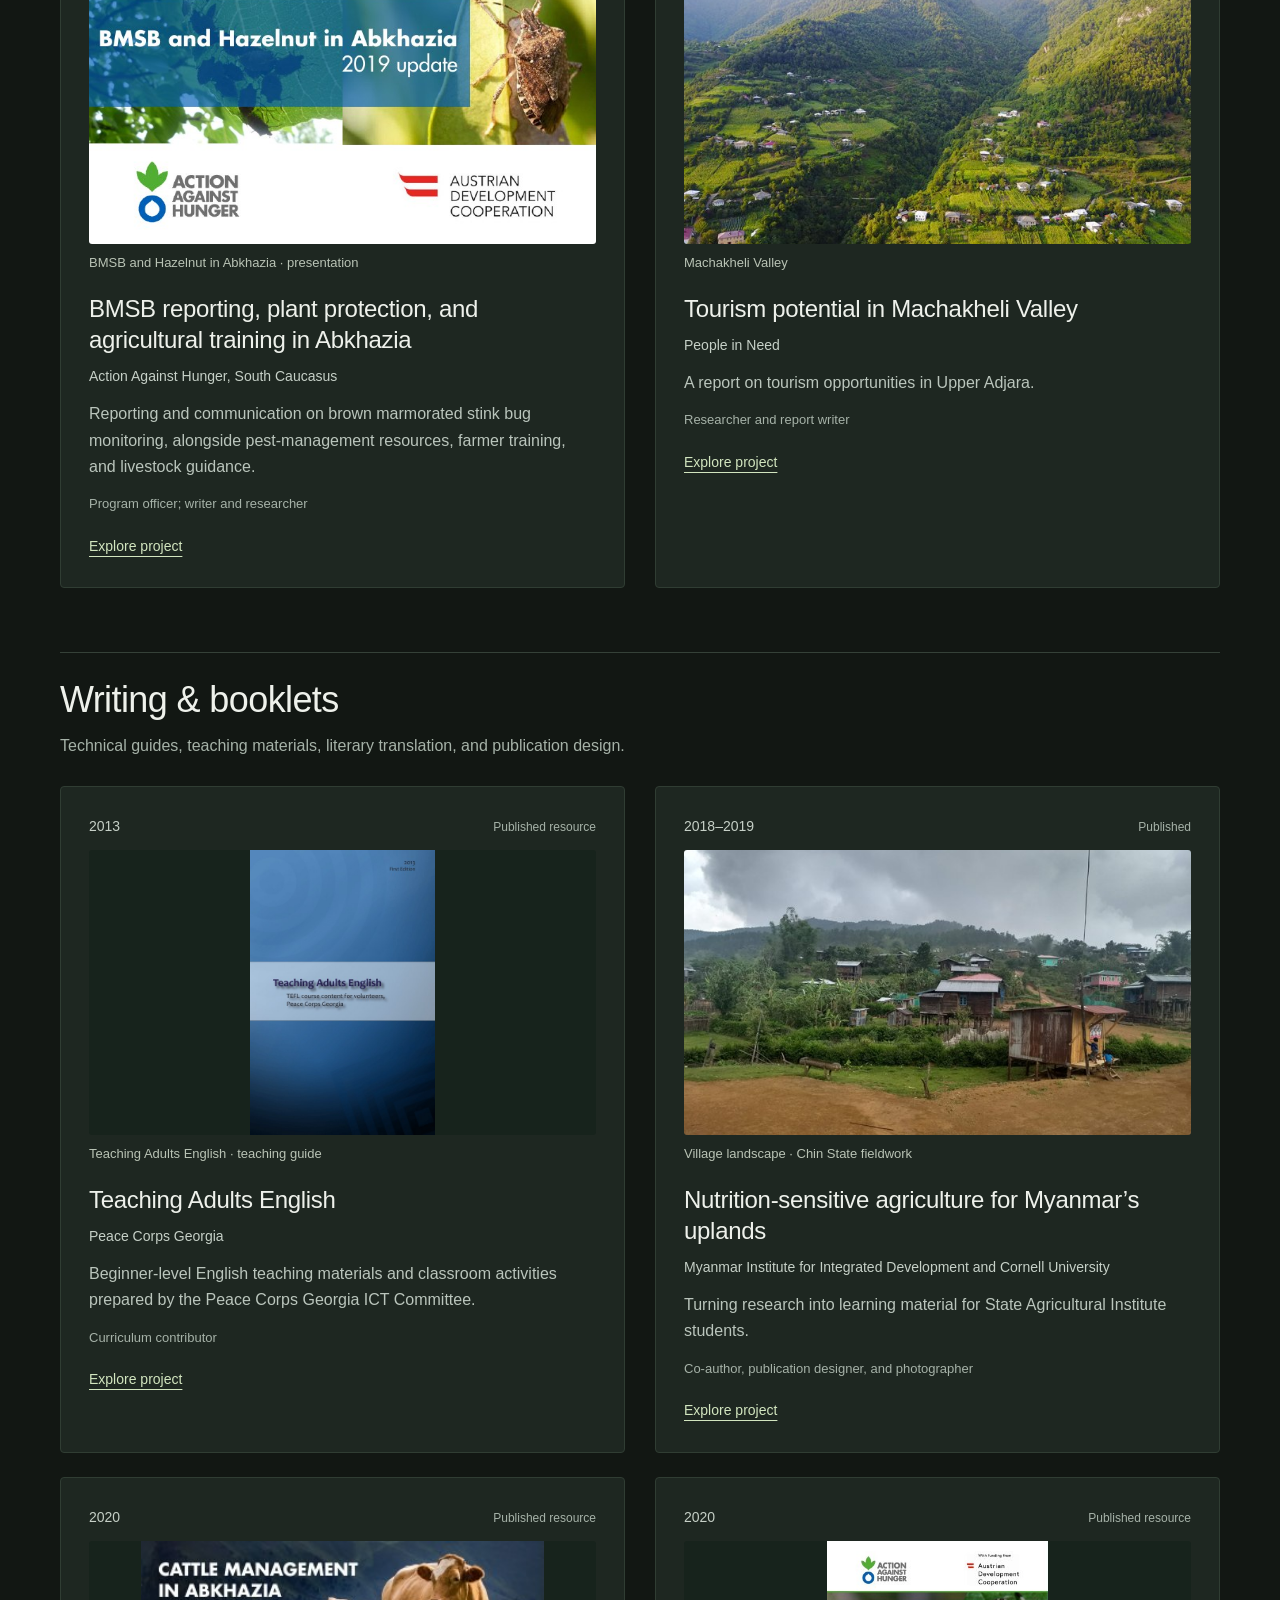
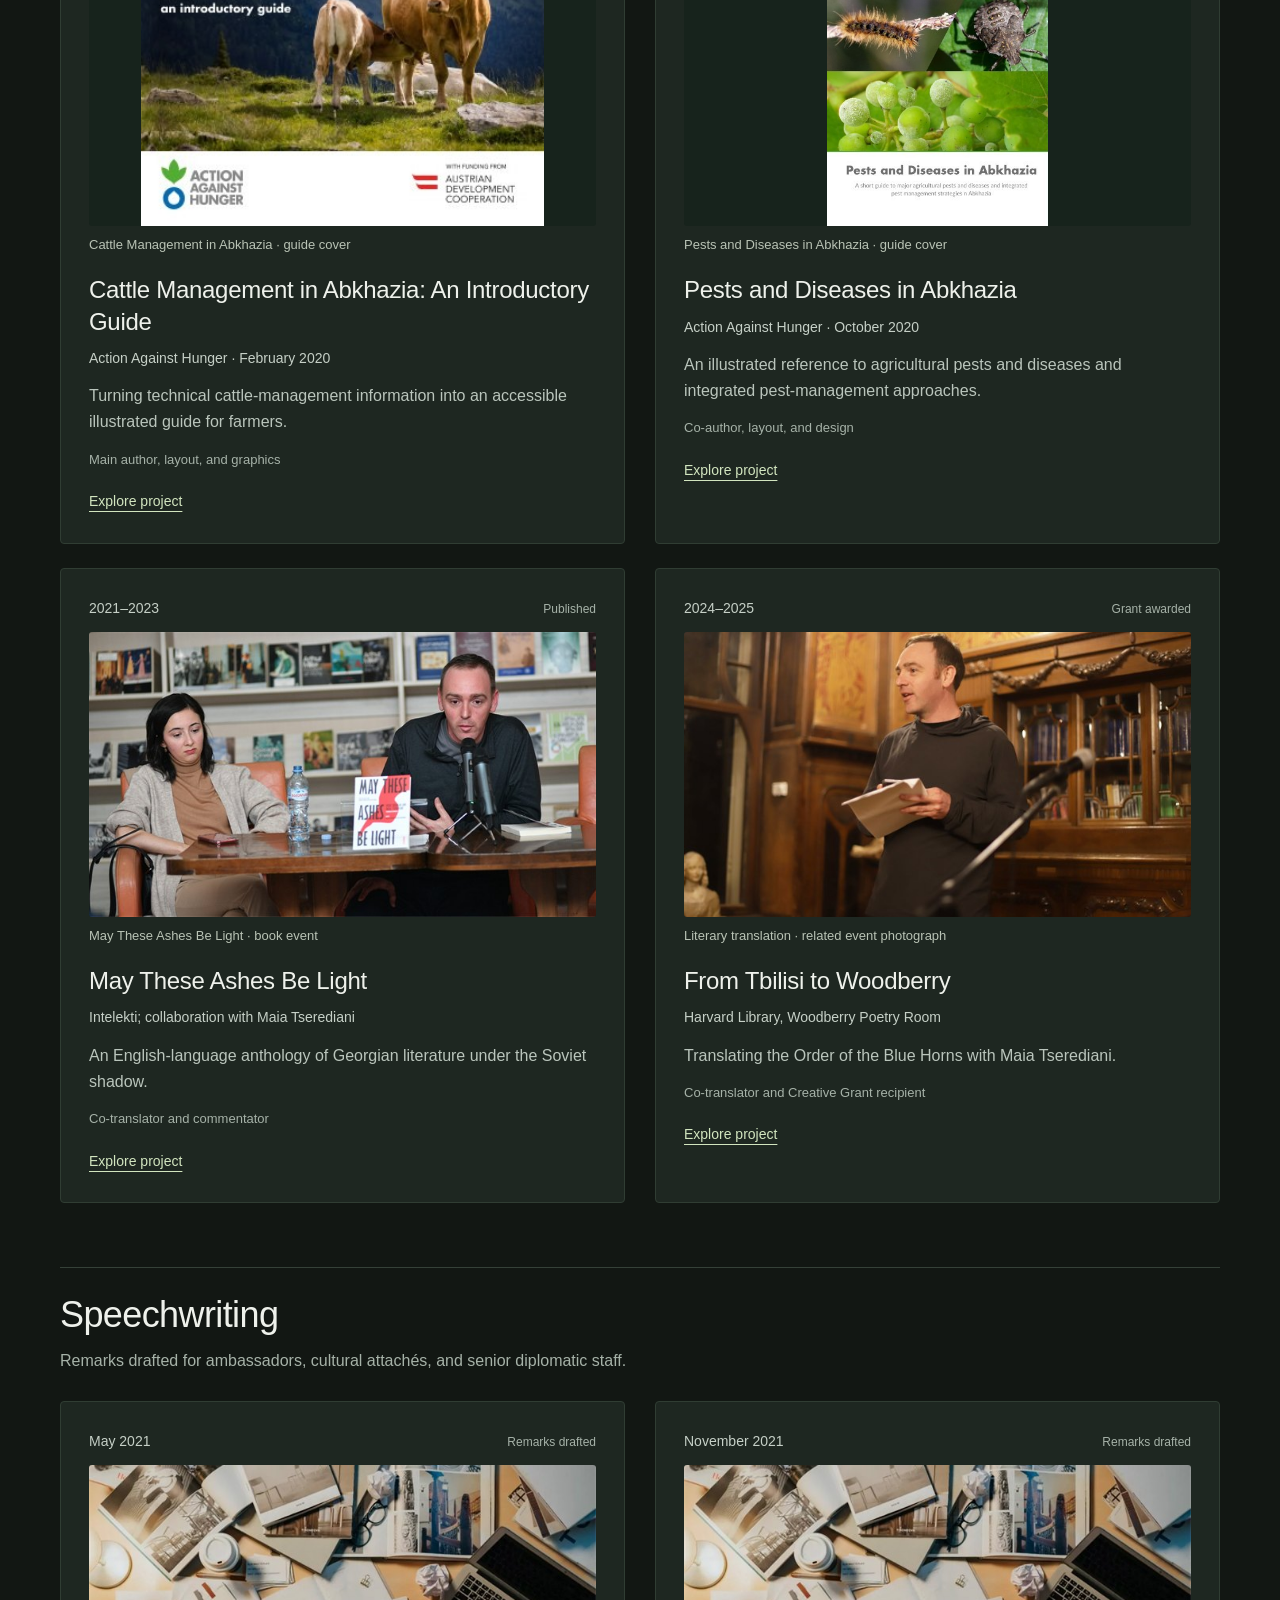
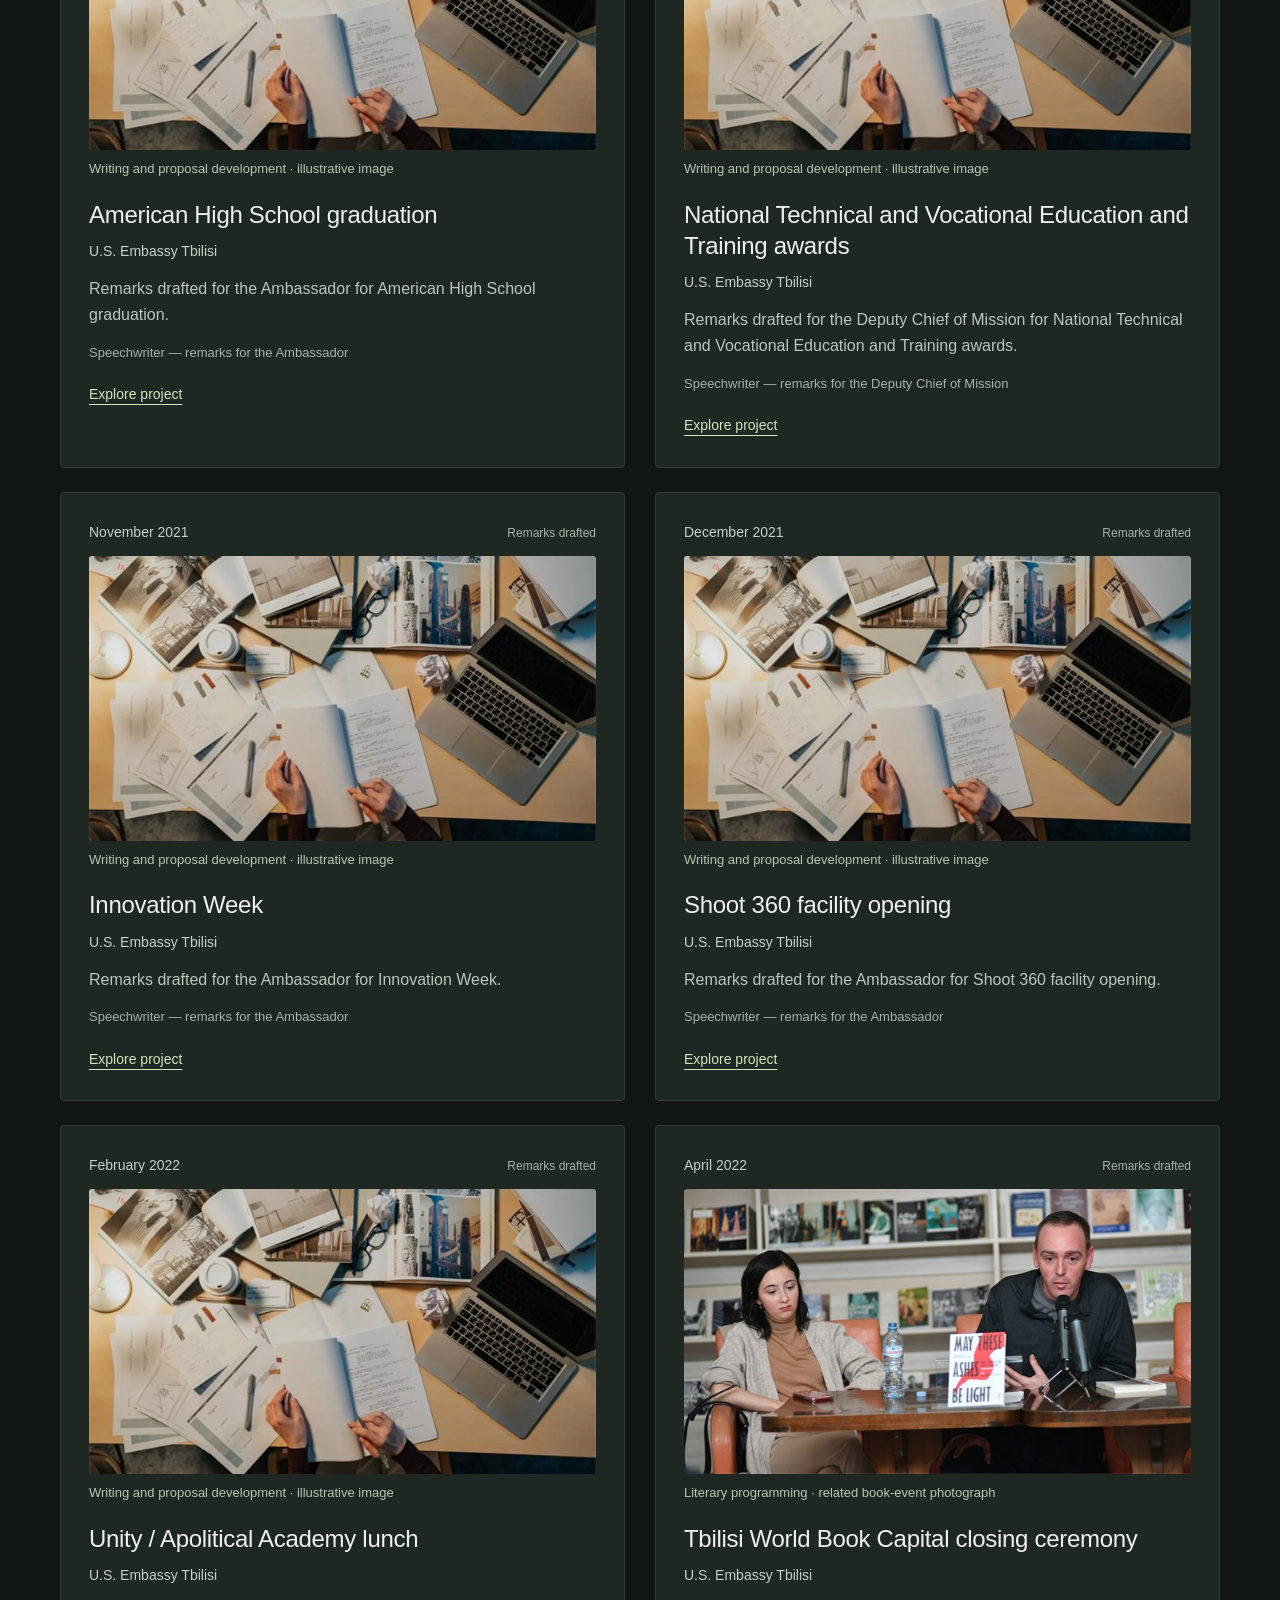
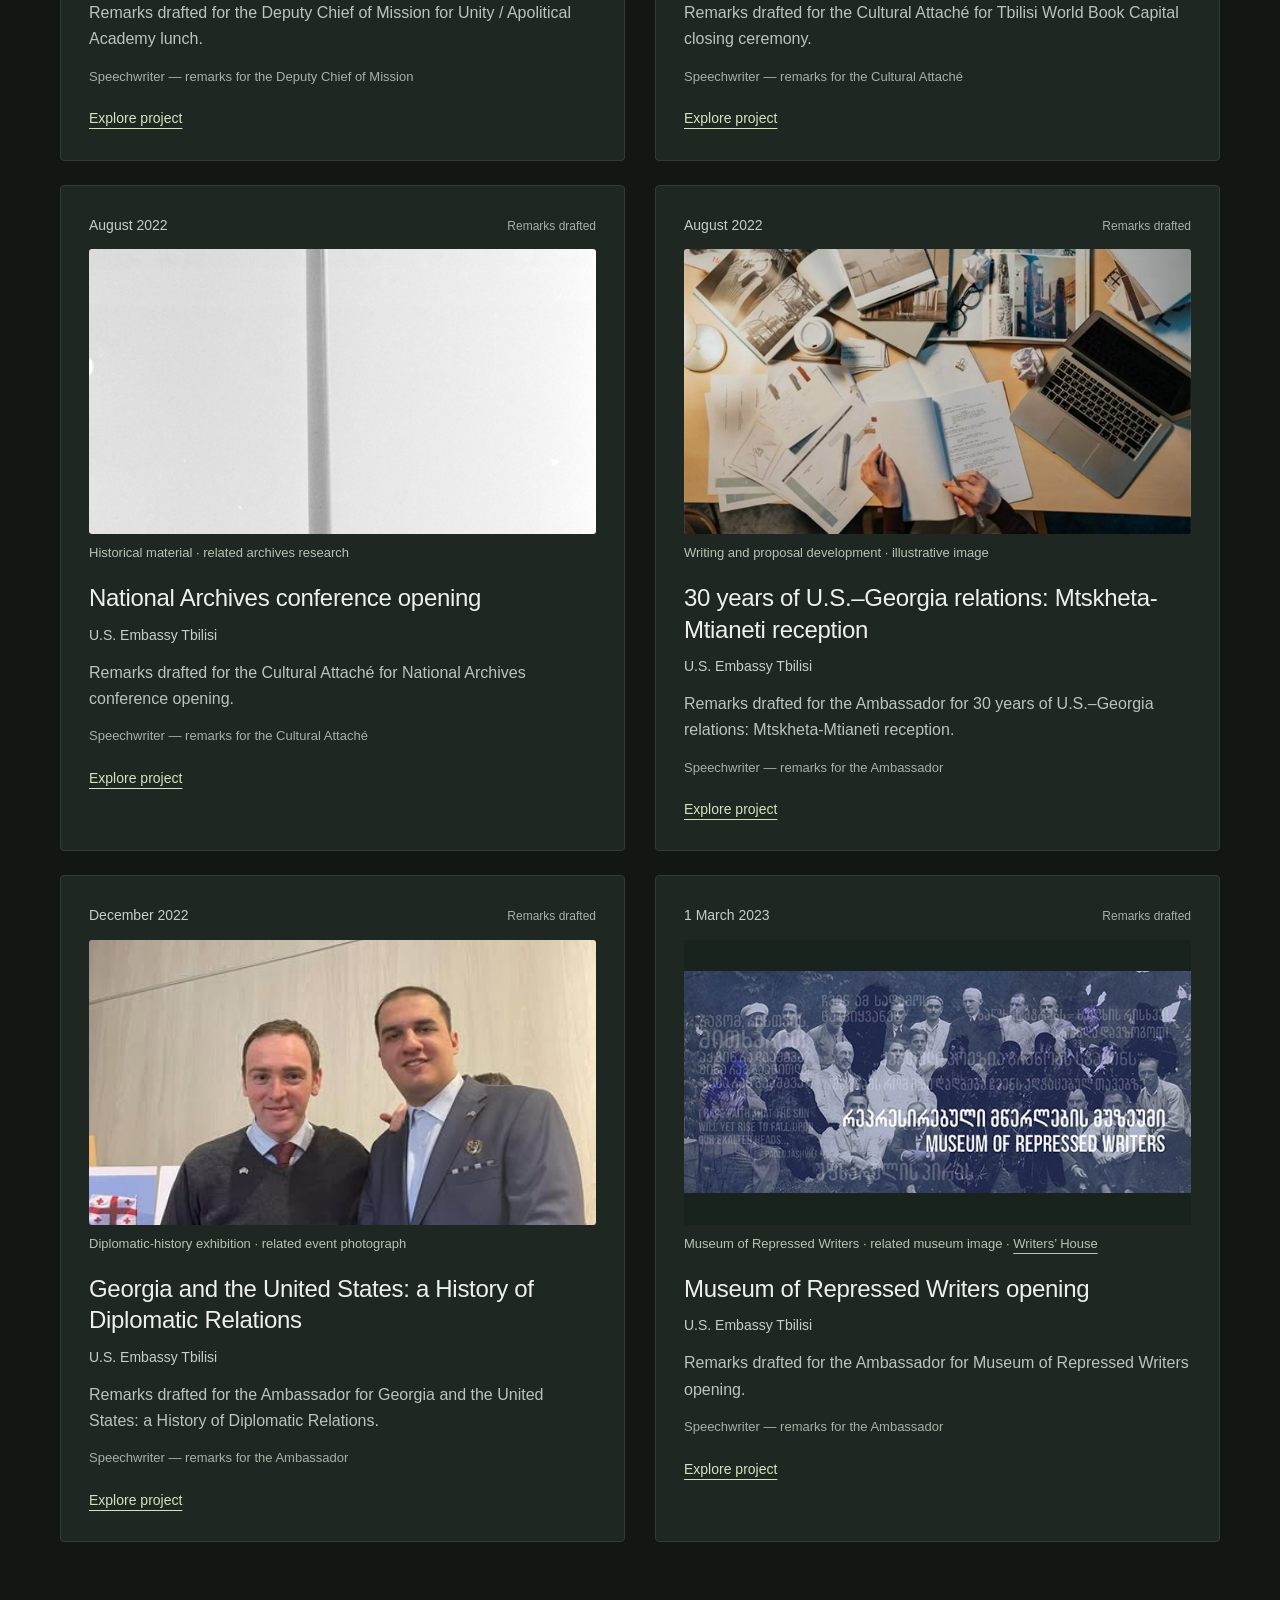
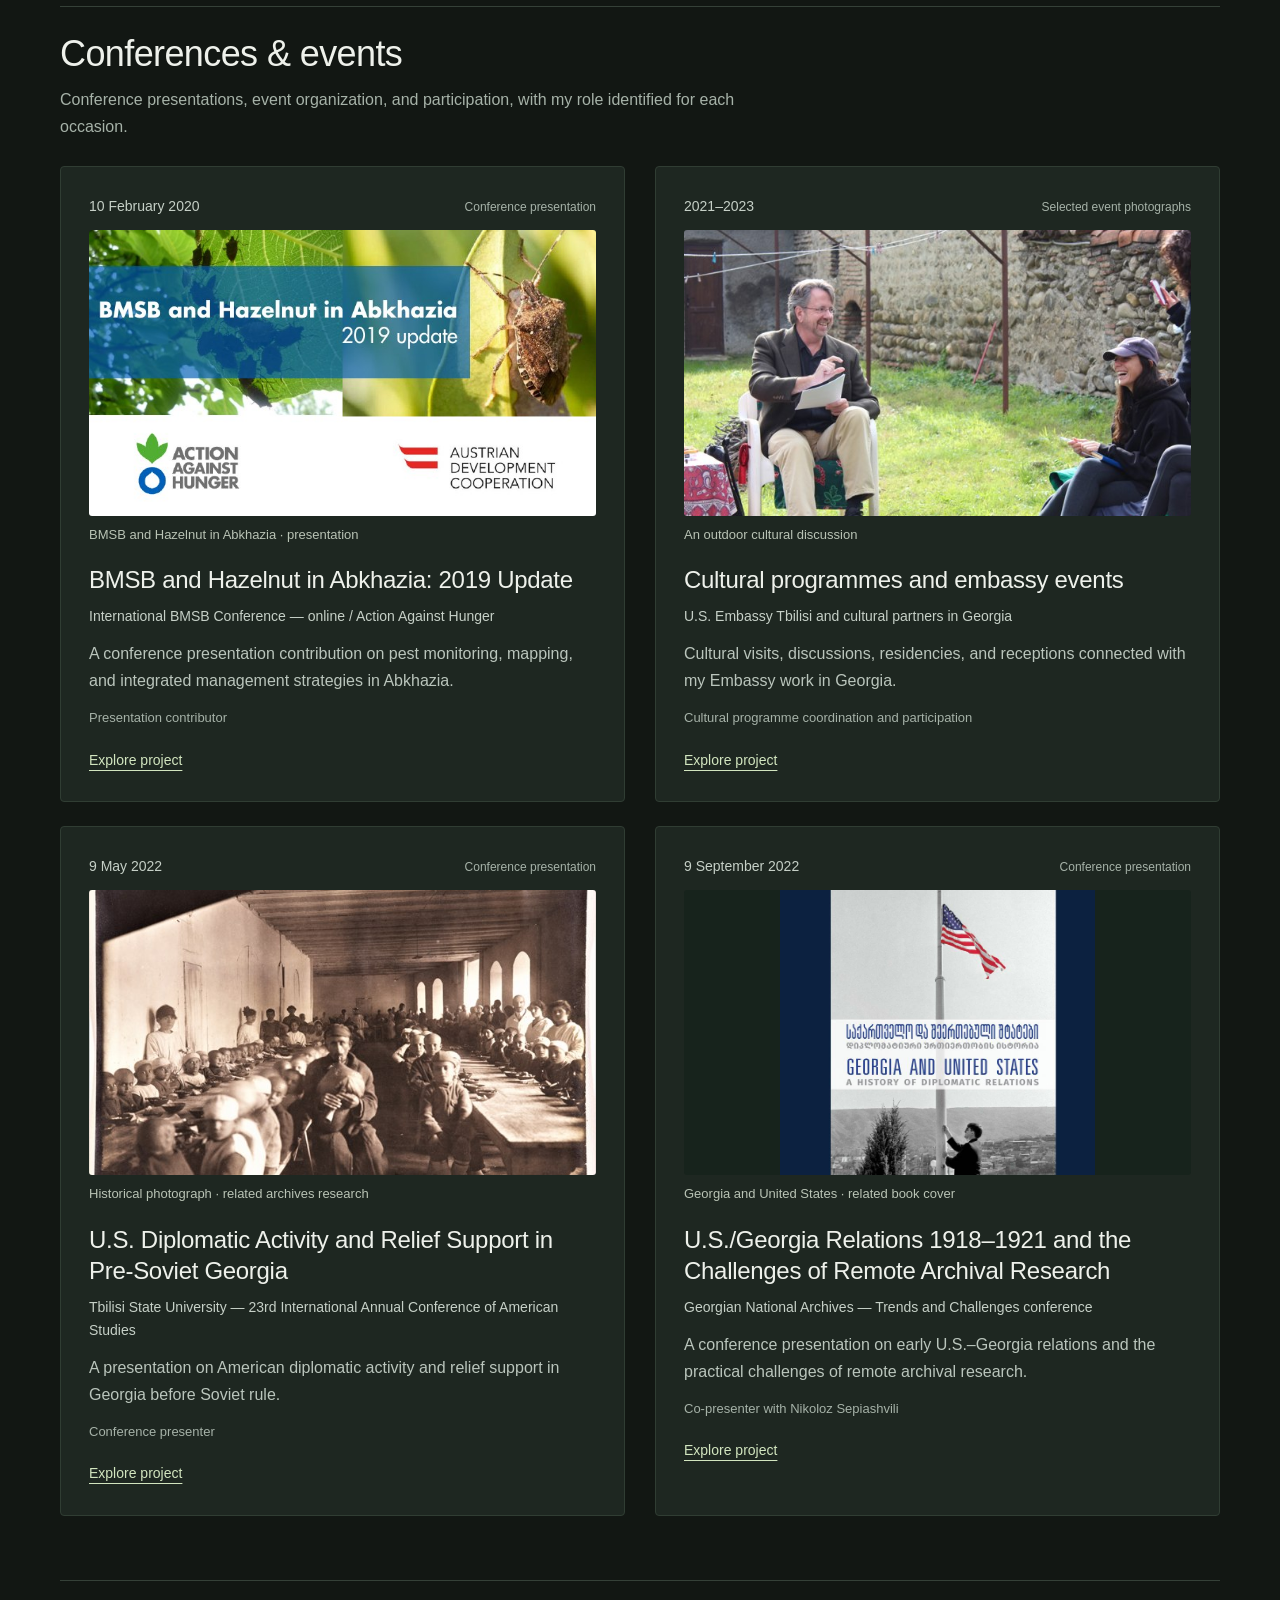
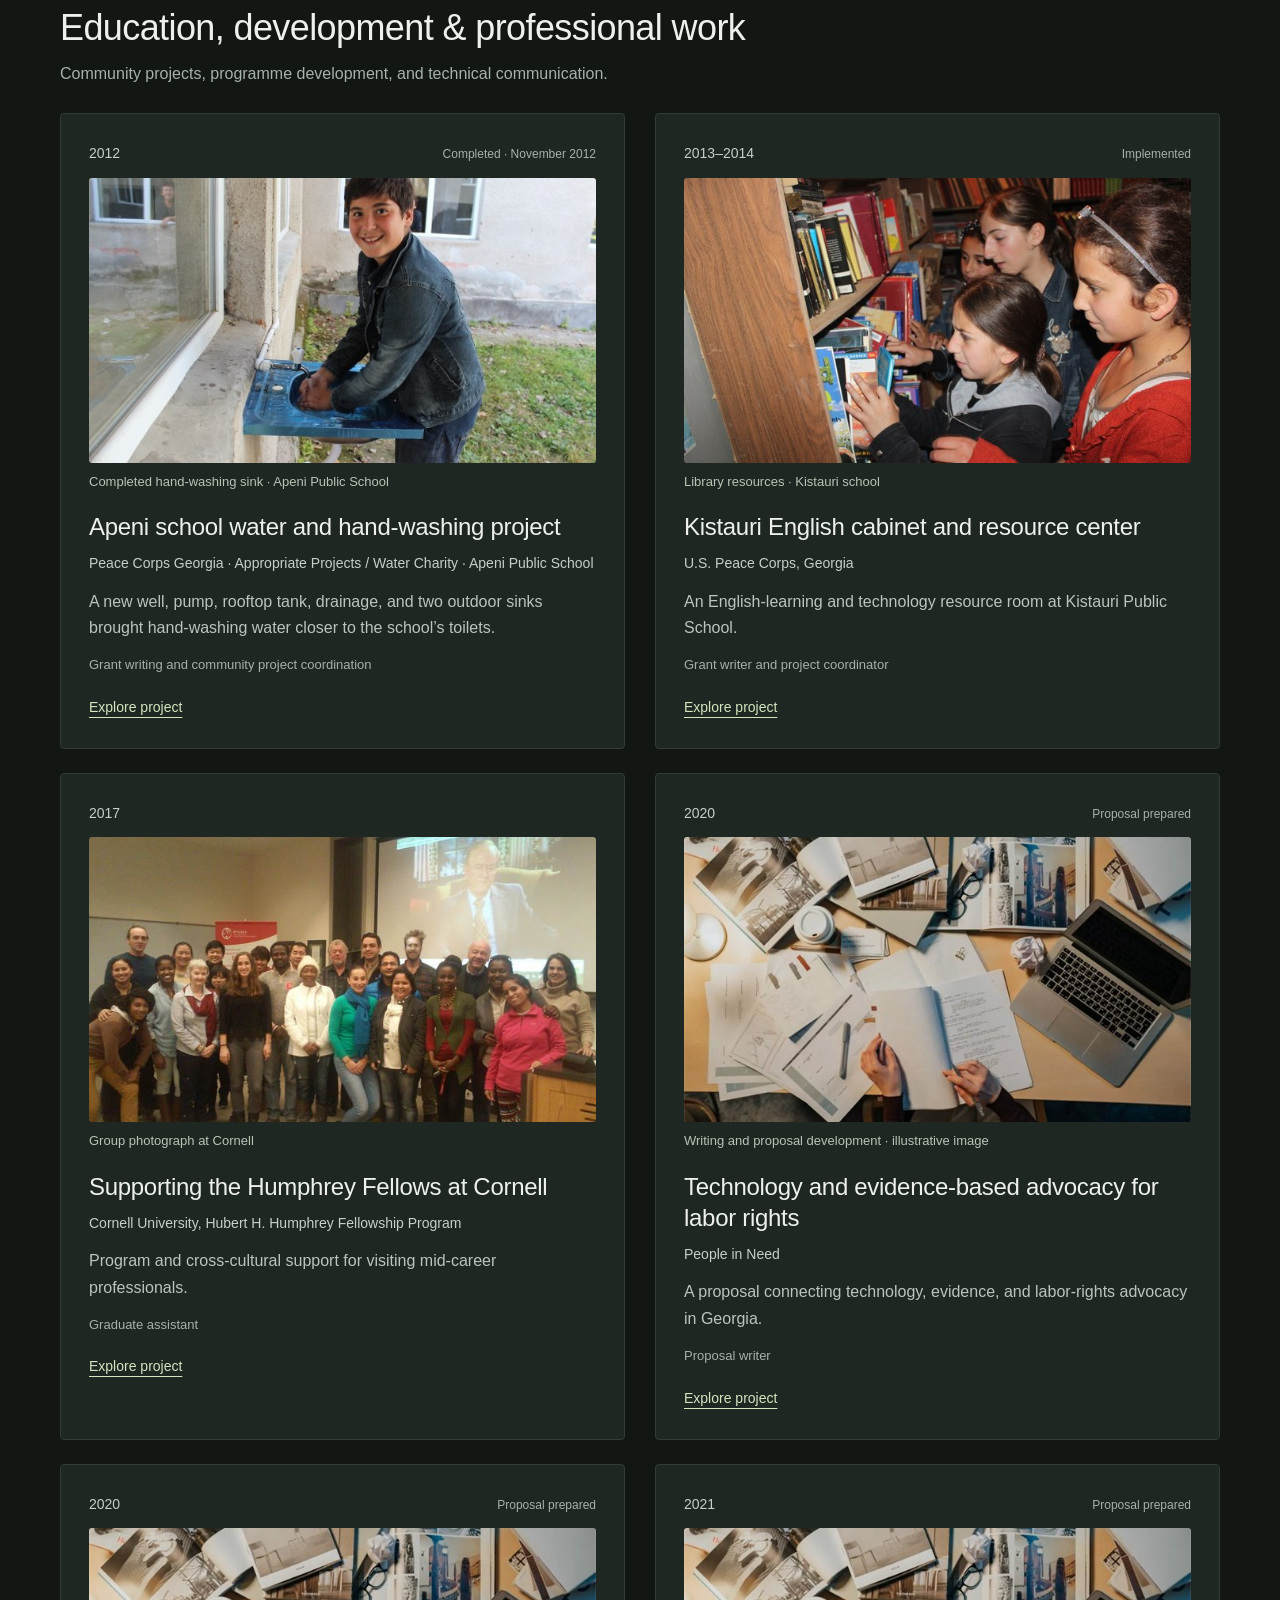
<file: projects.html>
<!doctype html>
<html lang="en">
<head>
  <meta charset="utf-8">
  <meta name="viewport" content="width=device-width, initial-scale=1">
  <meta name="description" content="Ryan Sherman — research, writing, translation, and projects across Alaska, Myanmar, and Georgia.">
  <meta name="theme-color" content="#121713">
  <title>Projects — Ryan Sherman</title>
  <link rel="icon" href="assets/favicon.svg" type="image/svg+xml">
  <link rel="stylesheet" href="styles.css">
  <link rel="stylesheet" href="theme.css">
  <script defer src="content.js"></script>
  <script defer src="render.js"></script>
  <script defer src="cards.js"></script>
  <script defer src="app.js"></script>
</head>
<body data-page="projects">
  <a href="#main" class="skip-link">Skip to content</a>
  <header class="site-header shell">
    <a href="index.html" class="site-name" data-name>Ryan Sherman</a>
    <nav class="site-nav" aria-label="Main navigation">
      <a href="index.html" data-nav="work" aria-current="page">Work</a>
      <a href="about.html" data-nav="about">About</a>
      <a href="cv.html" data-nav="cv">CV</a>
    </nav>
  </header>
  <main id="main" class="shell" tabindex="-1"><header class="page-head"><h1>Projects</h1><p class="page-intro">Explore cultural projects, field research, writing, speeches, conferences, and grant proposals.</p></header><div class="project-tools"><div class="project-filters" role="group" aria-label="Filter projects"><button type="button" data-project-filter="all" aria-pressed="true">All work</button><button type="button" data-project-filter="heritage" aria-pressed="false">Embassy, museums &amp; archives</button><button type="button" data-project-filter="research" aria-pressed="false">Research &amp; fieldwork</button><button type="button" data-project-filter="writing" aria-pressed="false">Writing &amp; booklets</button><button type="button" data-project-filter="speechwriting" aria-pressed="false">Speechwriting</button><button type="button" data-project-filter="events" aria-pressed="false">Conferences &amp; events</button><button type="button" data-project-filter="other" aria-pressed="false">Education, development &amp; professional work</button><button type="button" data-project-filter="grants" aria-pressed="false">Grants & proposals</button></div><div class="project-search-sort"><label class="search-field" for="project-search">Search projects<input id="project-search" type="search" placeholder="Project, place, organization, or year"></label><label class="sort-field" for="project-sort">Order within each group<select id="project-sort"><option value="oldest">Oldest first</option><option value="newest">Newest first</option></select></label></div></div><p id="project-count" class="catalogue-count" role="status">44 entries</p><div id="project-catalogue"><section class="work-group" aria-labelledby="group-heritage"><header class="work-group-head"><h2 id="group-heritage">Embassy, museums &amp; archives</h2><p>Cultural diplomacy, museum development, historical research, and preservation.</p></header><div class="gallery-grid project-catalogue"><article class="project-card timeline-card"><div class="timeline-date">2021–2023<span>Museum opened</span></div><figure class="project-card-figure"><a class="project-card-image image-frame document-image" href="project.html?id=repressed-writers-museum" aria-label="View Museum of Repressed Writers"><img src="assets/photos/work/repressed-writers-museum-1600.jpg" srcset="assets/photos/work/repressed-writers-museum-640.jpg 640w, assets/photos/work/repressed-writers-museum-1600.jpg 650w" sizes="(max-width: 640px) calc(100vw - 44px), (max-width: 1000px) calc((100vw - 93px) / 2), (max-width: 1599px) calc((100vw - 152px) / 2), 700px" alt="Museum of Repressed Writers promotional image showing portraits of Georgian writers" width="650" height="285" style="object-fit:contain;object-position:50% 50%" loading="lazy" decoding="async"></a><figcaption>Museum of Repressed Writers · <a href="https://writershouse.ge/index.php?lng=eng&amp;m=151" target="_blank" rel="noopener noreferrer">Writers’ House</a></figcaption></figure><a class="project-link" href="project.html?id=repressed-writers-museum"><h3>Museum of Repressed Writers</h3></a><p class="timeline-organization">U.S. Embassy Tbilisi and Writers’ House of Georgia</p><p>Writing the grant and helping develop the Writers’ House museum dedicated to Georgian writers persecuted under Soviet rule.</p><p class="timeline-role">Grant writer and cultural programme coordinator</p><a class="project-details-link" href="project.html?id=repressed-writers-museum" aria-label="Explore Museum of Repressed Writers">Explore project</a></article><article class="project-card timeline-card"><div class="timeline-date">2022<span>Proposal prepared</span></div><figure class="project-card-figure"><a class="project-card-image image-frame" href="project.html?id=american-days" aria-label="View American Days"><img src="assets/photos/work/cultural-event-1600.jpg" srcset="assets/photos/work/cultural-event-640.jpg 640w, assets/photos/work/cultural-event-1600.jpg 1600w" sizes="(max-width: 640px) calc(100vw - 44px), (max-width: 1000px) calc((100vw - 93px) / 2), (max-width: 1599px) calc((100vw - 152px) / 2), 700px" alt="Cultural programming · related photograph" width="1600" height="1110" style="object-fit:cover;object-position:50% 50%" loading="lazy" decoding="async"></a><figcaption>Cultural programming · related photograph</figcaption></figure><a class="project-link" href="project.html?id=american-days"><h3>American Days</h3></a><p class="timeline-organization">U.S. Embassy Tbilisi; EUR/PPD funding</p><p>Program proposal writing for American Days cultural programming.</p><p class="timeline-role">Proposal writer</p><a class="project-details-link" href="project.html?id=american-days" aria-label="Explore American Days">Explore project</a></article><article class="project-card timeline-card"><div class="timeline-date">2022<span>Proposal prepared</span></div><figure class="project-card-figure"><a class="project-card-image image-frame" href="project.html?id=tsinandali-jazz" aria-label="View Tsinandali Jazz and Wine Festival"><img src="assets/photos/research-desk-1400.jpg" srcset="assets/photos/research-desk-640.jpg 640w, assets/photos/research-desk-1400.jpg 1024w" sizes="(max-width: 640px) calc(100vw - 44px), (max-width: 1000px) calc((100vw - 93px) / 2), (max-width: 1599px) calc((100vw - 152px) / 2), 700px" alt="Writing and proposal development · illustrative image" width="1024" height="683" style="object-fit:cover;object-position:50% 50%" loading="lazy" decoding="async"></a><figcaption>Writing and proposal development · illustrative image</figcaption></figure><a class="project-link" href="project.html?id=tsinandali-jazz"><h3>Tsinandali Jazz and Wine Festival</h3></a><p class="timeline-organization">ECA Arts Envoy Program</p><p>An Arts Envoy proposal connected to the Tsinandali festival.</p><p class="timeline-role">Proposal writer</p><a class="project-details-link" href="project.html?id=tsinandali-jazz" aria-label="Explore Tsinandali Jazz and Wine Festival">Explore project</a></article><article class="project-card timeline-card"><div class="timeline-date">2022<span>Proposal prepared</span></div><figure class="project-card-figure"><a class="project-card-image image-frame" href="project.html?id=zaira-residency" aria-label="View Zaira Arsenishvili Screenwriters’ Residency"><img src="assets/photos/work/telavi-residency-1600.jpg" srcset="assets/photos/work/telavi-residency-640.jpg 640w, assets/photos/work/telavi-residency-1600.jpg 1600w" sizes="(max-width: 640px) calc(100vw - 44px), (max-width: 1000px) calc((100vw - 93px) / 2), (max-width: 1599px) calc((100vw - 152px) / 2), 700px" alt="Script development residency · Telavi" width="1600" height="1141" style="object-fit:cover;object-position:50% 50%" loading="lazy" decoding="async"></a><figcaption>Script development residency · Telavi</figcaption></figure><a class="project-link" href="project.html?id=zaira-residency"><h3>Zaira Arsenishvili Screenwriters’ Residency</h3></a><p class="timeline-organization">ECA Arts Envoy Program</p><p>Proposal development for a screenwriters’ residency.</p><p class="timeline-role">Proposal writer</p><a class="project-details-link" href="project.html?id=zaira-residency" aria-label="Explore Zaira Arsenishvili Screenwriters’ Residency">Explore project</a></article><article class="project-card timeline-card"><div class="timeline-date">2022<span>Writing and presentations completed</span></div><figure class="project-card-figure"><a class="project-card-image image-frame" href="project.html?id=us-georgia-history" aria-label="View National Archives: U.S.–Georgia history and exhibitions"><img src="assets/photos/work/archives-exhibition-group-1600.jpg" srcset="assets/photos/work/archives-exhibition-group-640.jpg 640w, assets/photos/work/archives-exhibition-group-1600.jpg 1600w" sizes="(max-width: 640px) calc(100vw - 44px), (max-width: 1000px) calc((100vw - 93px) / 2), (max-width: 1599px) calc((100vw - 152px) / 2), 700px" alt="Georgia–U.S. diplomatic-history exhibition" width="1600" height="1200" style="object-fit:cover;object-position:50% 50%" loading="lazy" decoding="async"></a><figcaption>Georgia–U.S. diplomatic-history exhibition</figcaption></figure><a class="project-link" href="project.html?id=us-georgia-history"><h3>National Archives: U.S.–Georgia history and exhibitions</h3></a><p class="timeline-organization">Georgian National Archives and U.S. Embassy Tbilisi</p><p>Archival research, exhibition-book writing, and conference presentations on the history of U.S.–Georgia relations.</p><p class="timeline-role">Researcher, English text editor, preface co-author, and conference presenter</p><a class="project-details-link" href="project.html?id=us-georgia-history" aria-label="Explore National Archives: U.S.–Georgia history and exhibitions">Explore project</a></article><article class="project-card timeline-card"><div class="timeline-date">2022–2023<span>Embassy project support</span></div><figure class="project-card-figure"><a class="project-card-image image-frame" href="project.html?id=national-museum-dscc" aria-label="View Georgian National Museum: Digital South Caucasus Collection"><img src="assets/photos/reports-illustration-1400.jpg" srcset="assets/photos/reports-illustration-640.jpg 640w, assets/photos/reports-illustration-1400.jpg 1400w" sizes="(max-width: 640px) calc(100vw - 44px), (max-width: 1000px) calc((100vw - 93px) / 2), (max-width: 1599px) calc((100vw - 152px) / 2), 700px" alt="Research and collections · illustrative image" width="1400" height="788" style="object-fit:cover;object-position:50% 50%" loading="lazy" decoding="async"></a><figcaption>Research and collections · illustrative image</figcaption></figure><a class="project-link" href="project.html?id=national-museum-dscc"><h3>Georgian National Museum: Digital South Caucasus Collection</h3></a><p class="timeline-organization">U.S. Embassy Tbilisi, Georgian National Museum, and New York University</p><p>Supporting Embassy follow-up on the Digital South Caucasus Collection partnership between NYU and the Georgian National Museum.</p><p class="timeline-role">Embassy liaison and project follow-up</p><a class="project-details-link" href="project.html?id=national-museum-dscc" aria-label="Explore Georgian National Museum: Digital South Caucasus Collection">Explore project</a></article><article class="project-card timeline-card"><div class="timeline-date">2023–2025<span>Funded initiative</span></div><figure class="project-card-figure"><a class="project-card-image image-frame" href="project.html?id=memory-project" aria-label="View The Memory Project"><img src="assets/photos/work/museum-visit-1600.jpg" srcset="assets/photos/work/museum-visit-640.jpg 640w, assets/photos/work/museum-visit-1600.jpg 1600w" sizes="(max-width: 640px) calc(100vw - 44px), (max-width: 1000px) calc((100vw - 93px) / 2), (max-width: 1599px) calc((100vw - 152px) / 2), 700px" alt="Historical memory · related museum photograph" width="1600" height="1067" style="object-fit:cover;object-position:50% 50%" loading="lazy" decoding="async"></a><figcaption>Historical memory · related museum photograph</figcaption></figure><a class="project-link" href="project.html?id=memory-project"><h3>The Memory Project</h3></a><p class="timeline-organization">Ilia State University and international partners</p><p>A collaborative project on historical memory, archives, and public understanding of Georgia’s Soviet past.</p><p class="timeline-role">Project manager and proposal writer</p><a class="project-details-link" href="project.html?id=memory-project" aria-label="Explore The Memory Project">Explore project</a></article><article class="project-card timeline-card"><div class="timeline-date">2023–2024<span>Not funded</span></div><figure class="project-card-figure"><a class="project-card-image image-frame document-image" href="project.html?id=literature-museum-meap" aria-label="View Digitizing Georgian Literature Museum collections"><img src="assets/photos/work/litmuseum-manuscript-scan-1600.jpg" srcset="assets/photos/work/litmuseum-manuscript-scan-640.jpg 640w, assets/photos/work/litmuseum-manuscript-scan-1600.jpg 1600w" sizes="(max-width: 640px) calc(100vw - 44px), (max-width: 1000px) calc((100vw - 93px) / 2), (max-width: 1599px) calc((100vw - 152px) / 2), 700px" alt="Literature Museum collection material · proposal context" width="1600" height="1418" style="object-fit:contain;object-position:50% 50%" loading="lazy" decoding="async"></a><figcaption>Literature Museum collection material · proposal context</figcaption></figure><a class="project-link" href="project.html?id=literature-museum-meap"><h3>Digitizing Georgian Literature Museum collections</h3></a><p class="timeline-organization">Ilia State University; Modern Endangered Archives Program</p><p>A preservation and digitization application for Georgian literary archives.</p><p class="timeline-role">Proposal development and project planning</p><a class="project-details-link" href="project.html?id=literature-museum-meap" aria-label="Explore Digitizing Georgian Literature Museum collections">Explore project</a></article><article class="project-card timeline-card"><div class="timeline-date">2023–2024<span>Pilot completed</span></div><figure class="project-card-figure"><a class="project-card-image image-frame" href="project.html?id=blue-horns-preservation" aria-label="View Preserving the Blue Horns manuscript collection"><img src="assets/photos/work/litmuseum-masterclass-presentation-1600.jpg" srcset="assets/photos/work/litmuseum-masterclass-presentation-640.jpg 640w, assets/photos/work/litmuseum-masterclass-presentation-1600.jpg 1600w" sizes="(max-width: 640px) calc(100vw - 44px), (max-width: 1000px) calc((100vw - 93px) / 2), (max-width: 1599px) calc((100vw - 152px) / 2), 700px" alt="Preservation masterclass · Literature Museum" width="1600" height="1067" style="object-fit:cover;object-position:50% 50%" loading="lazy" decoding="async"></a><figcaption>Preservation masterclass · Literature Museum</figcaption></figure><a class="project-link" href="project.html?id=blue-horns-preservation"><h3>Preserving the Blue Horns manuscript collection</h3></a><p class="timeline-organization">Giorgi Leonidze State Museum of Georgian Literature / Ilia State University; ARISC</p><p>A manuscript-preservation pilot combining condition assessment, archival storage, a bilingual finding aid, training, and public engagement.</p><p class="timeline-role">Project manager</p><a class="project-details-link" href="project.html?id=blue-horns-preservation" aria-label="Explore Preserving the Blue Horns manuscript collection">Explore project</a></article><article class="project-card timeline-card"><div class="timeline-date">2024<span>Proposal prepared</span></div><figure class="project-card-figure"><a class="project-card-image image-frame document-image" href="project.html?id=tuta-residency" aria-label="View TUTA Living-Literature Residency"><img src="assets/previews/tuta-proposal.jpg" alt="TUTA residency · application draft" width="557" height="720" style="object-fit:contain;object-position:50% 50%" loading="lazy" decoding="async"></a><figcaption>TUTA residency · application draft</figcaption></figure><a class="project-link" href="project.html?id=tuta-residency"><h3>TUTA Living-Literature Residency</h3></a><p class="timeline-organization">National Trust of Georgia; Culture Moves Europe</p><p>A residency proposal connecting writing, memory, and Georgian cultural heritage.</p><p class="timeline-role">Proposal writer</p><a class="project-details-link" href="project.html?id=tuta-residency" aria-label="Explore TUTA Living-Literature Residency">Explore project</a></article><article class="project-card timeline-card"><div class="timeline-date">2026<span>Preliminary proposal draft</span></div><figure class="project-card-figure"><a class="project-card-image image-frame" href="project.html?id=counter-archives" aria-label="View Counter-Archives: private family histories"><img src="assets/photos/research-desk-1400.jpg" srcset="assets/photos/research-desk-640.jpg 640w, assets/photos/research-desk-1400.jpg 1024w" sizes="(max-width: 640px) calc(100vw - 44px), (max-width: 1000px) calc((100vw - 93px) / 2), (max-width: 1599px) calc((100vw - 152px) / 2), 700px" alt="Writing and proposal development · illustrative image" width="1024" height="683" style="object-fit:cover;object-position:50% 50%" loading="lazy" decoding="async"></a><figcaption>Writing and proposal development · illustrative image</figcaption></figure><a class="project-link" href="project.html?id=counter-archives"><h3>Counter-Archives: private family histories</h3></a><p class="timeline-organization">Collaboration with Ketevan Gurchiani; MEAP</p><p>A planning proposal concerning family-held historical material in western Georgia.</p><p class="timeline-role">Proposal-development collaborator</p><a class="project-details-link" href="project.html?id=counter-archives" aria-label="Explore Counter-Archives: private family histories">Explore project</a></article></div></section><section class="work-group" aria-labelledby="group-research"><header class="work-group-head"><h2 id="group-research">Research &amp; fieldwork</h2><p>Environmental and development research, from Alaska to the Caucasus and Myanmar.</p></header><div class="gallery-grid project-catalogue"><article class="project-card timeline-card"><div class="timeline-date">2011<span>Fieldwork completed</span></div><figure class="project-card-figure"><a class="project-card-image image-frame" href="project.html?id=arctic-methane" aria-label="View Arctic methane and carbon-flux fieldwork"><img src="assets/photos/arctic-fieldwork-1400.jpg" srcset="assets/photos/arctic-fieldwork-640.jpg 640w, assets/photos/arctic-fieldwork-1400.jpg 1115w" sizes="(max-width: 640px) calc(100vw - 44px), (max-width: 1000px) calc((100vw - 93px) / 2), (max-width: 1599px) calc((100vw - 152px) / 2), 700px" alt="Arctic fieldwork" width="1115" height="836" style="object-fit:cover;object-position:50% 50%" loading="lazy" decoding="async"></a><figcaption>Arctic fieldwork</figcaption></figure><a class="project-link" href="project.html?id=arctic-methane"><h3>Arctic methane and carbon-flux fieldwork</h3></a><p class="timeline-organization">Global Change Research Group, San Diego State University</p><p>Fieldwork on Alaska’s Arctic coastal tundra, supporting research into carbon dioxide and methane exchange.</p><p class="timeline-role">Field research assistant</p><a class="project-details-link" href="project.html?id=arctic-methane" aria-label="Explore Arctic methane and carbon-flux fieldwork">Explore project</a></article><article class="project-card timeline-card"><div class="timeline-date">2015<span>Season completed</span></div><figure class="project-card-figure"><a class="project-card-image image-frame" href="project.html?id=western-arctic-parks" aria-label="View Western Arctic National Parklands"><img src="assets/photos/work/western-arctic-location-1600.jpg" srcset="assets/photos/work/western-arctic-location-640.jpg 640w, assets/photos/work/western-arctic-location-1600.jpg 1600w" sizes="(max-width: 640px) calc(100vw - 44px), (max-width: 1000px) calc((100vw - 93px) / 2), (max-width: 1599px) calc((100vw - 152px) / 2), 700px" alt="Wide river valley and mountain landscape in the Western Arctic National Parklands" width="1600" height="429" style="object-fit:cover;object-position:50% 50%" loading="lazy" decoding="async"></a><figcaption>Western Arctic National Parklands · location photograph · <a href="https://www.nps.gov/subjects/infrastructure/upload/Western-Arctic-National-Parklands-Deferred-Maintenance-and-Repairs-Factsheet.pdf" target="_blank" rel="noopener noreferrer">National Park Service</a></figcaption></figure><a class="project-link" href="project.html?id=western-arctic-parks"><h3>Western Arctic National Parklands</h3></a><p class="timeline-organization">National Park Service, Kotzebue, Alaska</p><p>Logistical and field support for teams working across remote Arctic parklands.</p><p class="timeline-role">Project logistics expeditor</p><a class="project-details-link" href="project.html?id=western-arctic-parks" aria-label="Explore Western Arctic National Parklands">Explore project</a></article><article class="project-card timeline-card"><div class="timeline-date">2017–2018<span>Research completed</span></div><figure class="project-card-figure"><a class="project-card-image image-frame" href="project.html?id=khevsureti-research" aria-label="View Tourism, livelihoods, and cultural heritage in Khevsureti"><img src="assets/photos/work/amgha-shrine-1600.jpg" srcset="assets/photos/work/amgha-shrine-640.jpg 640w, assets/photos/work/amgha-shrine-1600.jpg 1600w" sizes="(max-width: 640px) calc(100vw - 44px), (max-width: 1000px) calc((100vw - 93px) / 2), (max-width: 1599px) calc((100vw - 152px) / 2), 700px" alt="Amgha shrine · Khevsureti fieldwork" width="1600" height="1067" style="object-fit:cover;object-position:50% 50%" loading="lazy" decoding="async"></a><figcaption>Amgha shrine · Khevsureti fieldwork</figcaption></figure><a class="project-link" href="project.html?id=khevsureti-research"><h3>Tourism, livelihoods, and cultural heritage in Khevsureti</h3></a><p class="timeline-organization">Cornell University</p><p>Research on local perspectives and the protection of natural and cultural resources in Georgia’s Greater Caucasus.</p><p class="timeline-role">Graduate researcher</p><a class="project-details-link" href="project.html?id=khevsureti-research" aria-label="Explore Tourism, livelihoods, and cultural heritage in Khevsureti">Explore project</a></article><article class="project-card timeline-card"><div class="timeline-date">2018<span>Report completed</span></div><figure class="project-card-figure"><a class="project-card-image image-frame" href="project.html?id=chin-state-feed" aria-label="View Sustainable feed in rural Chin State"><img src="assets/photos/work/chin-fieldwork-walk-1600.jpg" srcset="assets/photos/work/chin-fieldwork-walk-640.jpg 640w, assets/photos/work/chin-fieldwork-walk-1600.jpg 1600w" sizes="(max-width: 640px) calc(100vw - 44px), (max-width: 1000px) calc((100vw - 93px) / 2), (max-width: 1599px) calc((100vw - 152px) / 2), 700px" alt="Chin State fieldwork · Myanmar, 2018" width="1600" height="1200" style="object-fit:cover;object-position:50% 50%" loading="lazy" decoding="async"></a><figcaption>Chin State fieldwork · Myanmar, 2018</figcaption></figure><a class="project-link" href="project.html?id=chin-state-feed"><h3>Sustainable feed in rural Chin State</h3></a><p class="timeline-organization">Myanmar Institute for Integrated Development and Cornell University</p><p>Field research on feed constraints for poultry and aquaculture in Hakha Township, Myanmar.</p><p class="timeline-role">Researcher and report author</p><a class="project-details-link" href="project.html?id=chin-state-feed" aria-label="Explore Sustainable feed in rural Chin State">Explore project</a></article><article class="project-card timeline-card"><div class="timeline-date">2019–2020<span>BMSB reporting, guides, and training resources</span></div><figure class="project-card-figure"><a class="project-card-image image-frame document-image" href="project.html?id=abkhazia-agriculture" aria-label="View BMSB reporting, plant protection, and agricultural training in Abkhazia"><img src="assets/previews/bmsb-update.jpg" alt="BMSB and Hazelnut in Abkhazia · presentation" width="720" height="405" style="object-fit:contain;object-position:50% 50%" loading="lazy" decoding="async"></a><figcaption>BMSB and Hazelnut in Abkhazia · presentation</figcaption></figure><a class="project-link" href="project.html?id=abkhazia-agriculture"><h3>BMSB reporting, plant protection, and agricultural training in Abkhazia</h3></a><p class="timeline-organization">Action Against Hunger, South Caucasus</p><p>Reporting and communication on brown marmorated stink bug monitoring, alongside pest-management resources, farmer training, and livestock guidance.</p><p class="timeline-role">Program officer; writer and researcher</p><a class="project-details-link" href="project.html?id=abkhazia-agriculture" aria-label="Explore BMSB reporting, plant protection, and agricultural training in Abkhazia">Explore project</a></article><article class="project-card timeline-card"><div class="timeline-date">2021</div><figure class="project-card-figure"><a class="project-card-image image-frame" href="project.html?id=machakheli-tourism" aria-label="View Tourism potential in Machakheli Valley"><img src="assets/photos/work/machakheli-valley-1600.jpg" srcset="assets/photos/work/machakheli-valley-640.jpg 640w, assets/photos/work/machakheli-valley-1600.jpg 1295w" sizes="(max-width: 640px) calc(100vw - 44px), (max-width: 1000px) calc((100vw - 93px) / 2), (max-width: 1599px) calc((100vw - 152px) / 2), 700px" alt="Houses and cultivated plots across green forested hillsides in Machakheli Valley" width="1295" height="830" style="object-fit:cover;object-position:50% 50%" loading="lazy" decoding="async"></a><figcaption>Machakheli Valley</figcaption></figure><a class="project-link" href="project.html?id=machakheli-tourism"><h3>Tourism potential in Machakheli Valley</h3></a><p class="timeline-organization">People in Need</p><p>A report on tourism opportunities in Upper Adjara.</p><p class="timeline-role">Researcher and report writer</p><a class="project-details-link" href="project.html?id=machakheli-tourism" aria-label="Explore Tourism potential in Machakheli Valley">Explore project</a></article></div></section><section class="work-group" aria-labelledby="group-writing"><header class="work-group-head"><h2 id="group-writing">Writing &amp; booklets</h2><p>Technical guides, teaching materials, literary translation, and publication design.</p></header><div class="gallery-grid project-catalogue"><article class="project-card timeline-card"><div class="timeline-date">2013<span>Published resource</span></div><figure class="project-card-figure"><a class="project-card-image image-frame document-image" href="project.html?id=adult-english-resource" aria-label="View Teaching Adults English"><img src="assets/previews/adult-teaching.jpg" alt="Teaching Adults English · teaching guide" width="466" height="720" style="object-fit:contain;object-position:50% 50%" loading="lazy" decoding="async"></a><figcaption>Teaching Adults English · teaching guide</figcaption></figure><a class="project-link" href="project.html?id=adult-english-resource"><h3>Teaching Adults English</h3></a><p class="timeline-organization">Peace Corps Georgia</p><p>Beginner-level English teaching materials and classroom activities prepared by the Peace Corps Georgia ICT Committee.</p><p class="timeline-role">Curriculum contributor</p><a class="project-details-link" href="project.html?id=adult-english-resource" aria-label="Explore Teaching Adults English">Explore project</a></article><article class="project-card timeline-card"><div class="timeline-date">2018–2019<span>Published</span></div><figure class="project-card-figure"><a class="project-card-image image-frame" href="project.html?id=myanmar-uplands-curriculum" aria-label="View Nutrition-sensitive agriculture for Myanmar’s uplands"><img src="assets/photos/work/chin-village-1600.jpg" srcset="assets/photos/work/chin-village-640.jpg 640w, assets/photos/work/chin-village-1600.jpg 1600w" sizes="(max-width: 640px) calc(100vw - 44px), (max-width: 1000px) calc((100vw - 93px) / 2), (max-width: 1599px) calc((100vw - 152px) / 2), 700px" alt="Village landscape · Chin State fieldwork" width="1600" height="1200" style="object-fit:cover;object-position:50% 50%" loading="lazy" decoding="async"></a><figcaption>Village landscape · Chin State fieldwork</figcaption></figure><a class="project-link" href="project.html?id=myanmar-uplands-curriculum"><h3>Nutrition-sensitive agriculture for Myanmar’s uplands</h3></a><p class="timeline-organization">Myanmar Institute for Integrated Development and Cornell University</p><p>Turning research into learning material for State Agricultural Institute students.</p><p class="timeline-role">Co-author, publication designer, and photographer</p><a class="project-details-link" href="project.html?id=myanmar-uplands-curriculum" aria-label="Explore Nutrition-sensitive agriculture for Myanmar’s uplands">Explore project</a></article><article class="project-card timeline-card"><div class="timeline-date">2020<span>Published resource</span></div><figure class="project-card-figure"><a class="project-card-image image-frame document-image" href="project.html?id=cattle-management-booklet" aria-label="View Cattle Management in Abkhazia: An Introductory Guide"><img src="assets/previews/cattle-reference.jpg" alt="Cattle Management in Abkhazia · guide cover" width="360" height="255" style="object-fit:contain;object-position:50% 50%" loading="lazy" decoding="async"></a><figcaption>Cattle Management in Abkhazia · guide cover</figcaption></figure><a class="project-link" href="project.html?id=cattle-management-booklet"><h3>Cattle Management in Abkhazia: An Introductory Guide</h3></a><p class="timeline-organization">Action Against Hunger · February 2020</p><p>Turning technical cattle-management information into an accessible illustrated guide for farmers.</p><p class="timeline-role">Main author, layout, and graphics</p><a class="project-details-link" href="project.html?id=cattle-management-booklet" aria-label="Explore Cattle Management in Abkhazia: An Introductory Guide">Explore project</a></article><article class="project-card timeline-card"><div class="timeline-date">2020<span>Published resource</span></div><figure class="project-card-figure"><a class="project-card-image image-frame document-image" href="project.html?id=pest-disease-booklet" aria-label="View Pests and Diseases in Abkhazia"><img src="assets/previews/pest-reference.jpg" alt="Pests and Diseases in Abkhazia · guide cover" width="360" height="466" style="object-fit:contain;object-position:50% 50%" loading="lazy" decoding="async"></a><figcaption>Pests and Diseases in Abkhazia · guide cover</figcaption></figure><a class="project-link" href="project.html?id=pest-disease-booklet"><h3>Pests and Diseases in Abkhazia</h3></a><p class="timeline-organization">Action Against Hunger · October 2020</p><p>An illustrated reference to agricultural pests and diseases and integrated pest-management approaches.</p><p class="timeline-role">Co-author, layout, and design</p><a class="project-details-link" href="project.html?id=pest-disease-booklet" aria-label="Explore Pests and Diseases in Abkhazia">Explore project</a></article><article class="project-card timeline-card"><div class="timeline-date">2021–2023<span>Published</span></div><figure class="project-card-figure"><a class="project-card-image image-frame" href="project.html?id=may-these-ashes" aria-label="View May These Ashes Be Light"><img src="assets/photos/book-event-1400.jpg" srcset="assets/photos/book-event-640.jpg 640w, assets/photos/book-event-1400.jpg 1400w" sizes="(max-width: 640px) calc(100vw - 44px), (max-width: 1000px) calc((100vw - 93px) / 2), (max-width: 1599px) calc((100vw - 152px) / 2), 700px" alt="May These Ashes Be Light · book event" width="1400" height="783" style="object-fit:cover;object-position:50% 20%" loading="lazy" decoding="async"></a><figcaption>May These Ashes Be Light · book event</figcaption></figure><a class="project-link" href="project.html?id=may-these-ashes"><h3>May These Ashes Be Light</h3></a><p class="timeline-organization">Intelekti; collaboration with Maia Tserediani</p><p>An English-language anthology of Georgian literature under the Soviet shadow.</p><p class="timeline-role">Co-translator and commentator</p><a class="project-details-link" href="project.html?id=may-these-ashes" aria-label="Explore May These Ashes Be Light">Explore project</a></article><article class="project-card timeline-card"><div class="timeline-date">2024–2025<span>Grant awarded</span></div><figure class="project-card-figure"><a class="project-card-image image-frame" href="project.html?id=woodberry-blue-horns" aria-label="View From Tbilisi to Woodberry"><img src="assets/photos/work/literary-reading-1600.jpg" srcset="assets/photos/work/literary-reading-640.jpg 640w, assets/photos/work/literary-reading-1600.jpg 1600w" sizes="(max-width: 640px) calc(100vw - 44px), (max-width: 1000px) calc((100vw - 93px) / 2), (max-width: 1599px) calc((100vw - 152px) / 2), 700px" alt="Literary translation · related event photograph" width="1600" height="1066" style="object-fit:cover;object-position:50% 50%" loading="lazy" decoding="async"></a><figcaption>Literary translation · related event photograph</figcaption></figure><a class="project-link" href="project.html?id=woodberry-blue-horns"><h3>From Tbilisi to Woodberry</h3></a><p class="timeline-organization">Harvard Library, Woodberry Poetry Room</p><p>Translating the Order of the Blue Horns with Maia Tserediani.</p><p class="timeline-role">Co-translator and Creative Grant recipient</p><a class="project-details-link" href="project.html?id=woodberry-blue-horns" aria-label="Explore From Tbilisi to Woodberry">Explore project</a></article></div></section><section class="work-group" aria-labelledby="group-speechwriting"><header class="work-group-head"><h2 id="group-speechwriting">Speechwriting</h2><p>Remarks drafted for ambassadors, cultural attachés, and senior diplomatic staff.</p></header><div class="gallery-grid project-catalogue"><article class="project-card timeline-card"><div class="timeline-date">May 2021<span>Remarks drafted</span></div><figure class="project-card-figure"><a class="project-card-image image-frame" href="project.html?id=high-school-graduation-remarks" aria-label="View American High School graduation"><img src="assets/photos/research-desk-1400.jpg" srcset="assets/photos/research-desk-640.jpg 640w, assets/photos/research-desk-1400.jpg 1024w" sizes="(max-width: 640px) calc(100vw - 44px), (max-width: 1000px) calc((100vw - 93px) / 2), (max-width: 1599px) calc((100vw - 152px) / 2), 700px" alt="Writing and proposal development · illustrative image" width="1024" height="683" style="object-fit:cover;object-position:50% 50%" loading="lazy" decoding="async"></a><figcaption>Writing and proposal development · illustrative image</figcaption></figure><a class="project-link" href="project.html?id=high-school-graduation-remarks"><h3>American High School graduation</h3></a><p class="timeline-organization">U.S. Embassy Tbilisi</p><p>Remarks drafted for the Ambassador for American High School graduation.</p><p class="timeline-role">Speechwriter — remarks for the Ambassador</p><a class="project-details-link" href="project.html?id=high-school-graduation-remarks" aria-label="Explore American High School graduation">Explore project</a></article><article class="project-card timeline-card"><div class="timeline-date">November 2021<span>Remarks drafted</span></div><figure class="project-card-figure"><a class="project-card-image image-frame" href="project.html?id=tvet-awards-remarks" aria-label="View National Technical and Vocational Education and Training awards"><img src="assets/photos/research-desk-1400.jpg" srcset="assets/photos/research-desk-640.jpg 640w, assets/photos/research-desk-1400.jpg 1024w" sizes="(max-width: 640px) calc(100vw - 44px), (max-width: 1000px) calc((100vw - 93px) / 2), (max-width: 1599px) calc((100vw - 152px) / 2), 700px" alt="Writing and proposal development · illustrative image" width="1024" height="683" style="object-fit:cover;object-position:50% 50%" loading="lazy" decoding="async"></a><figcaption>Writing and proposal development · illustrative image</figcaption></figure><a class="project-link" href="project.html?id=tvet-awards-remarks"><h3>National Technical and Vocational Education and Training awards</h3></a><p class="timeline-organization">U.S. Embassy Tbilisi</p><p>Remarks drafted for the Deputy Chief of Mission for National Technical and Vocational Education and Training awards.</p><p class="timeline-role">Speechwriter — remarks for the Deputy Chief of Mission</p><a class="project-details-link" href="project.html?id=tvet-awards-remarks" aria-label="Explore National Technical and Vocational Education and Training awards">Explore project</a></article><article class="project-card timeline-card"><div class="timeline-date">November 2021<span>Remarks drafted</span></div><figure class="project-card-figure"><a class="project-card-image image-frame" href="project.html?id=innovation-week-remarks" aria-label="View Innovation Week"><img src="assets/photos/research-desk-1400.jpg" srcset="assets/photos/research-desk-640.jpg 640w, assets/photos/research-desk-1400.jpg 1024w" sizes="(max-width: 640px) calc(100vw - 44px), (max-width: 1000px) calc((100vw - 93px) / 2), (max-width: 1599px) calc((100vw - 152px) / 2), 700px" alt="Writing and proposal development · illustrative image" width="1024" height="683" style="object-fit:cover;object-position:50% 50%" loading="lazy" decoding="async"></a><figcaption>Writing and proposal development · illustrative image</figcaption></figure><a class="project-link" href="project.html?id=innovation-week-remarks"><h3>Innovation Week</h3></a><p class="timeline-organization">U.S. Embassy Tbilisi</p><p>Remarks drafted for the Ambassador for Innovation Week.</p><p class="timeline-role">Speechwriter — remarks for the Ambassador</p><a class="project-details-link" href="project.html?id=innovation-week-remarks" aria-label="Explore Innovation Week">Explore project</a></article><article class="project-card timeline-card"><div class="timeline-date">December 2021<span>Remarks drafted</span></div><figure class="project-card-figure"><a class="project-card-image image-frame" href="project.html?id=shoot360-remarks" aria-label="View Shoot 360 facility opening"><img src="assets/photos/research-desk-1400.jpg" srcset="assets/photos/research-desk-640.jpg 640w, assets/photos/research-desk-1400.jpg 1024w" sizes="(max-width: 640px) calc(100vw - 44px), (max-width: 1000px) calc((100vw - 93px) / 2), (max-width: 1599px) calc((100vw - 152px) / 2), 700px" alt="Writing and proposal development · illustrative image" width="1024" height="683" style="object-fit:cover;object-position:50% 50%" loading="lazy" decoding="async"></a><figcaption>Writing and proposal development · illustrative image</figcaption></figure><a class="project-link" href="project.html?id=shoot360-remarks"><h3>Shoot 360 facility opening</h3></a><p class="timeline-organization">U.S. Embassy Tbilisi</p><p>Remarks drafted for the Ambassador for Shoot 360 facility opening.</p><p class="timeline-role">Speechwriter — remarks for the Ambassador</p><a class="project-details-link" href="project.html?id=shoot360-remarks" aria-label="Explore Shoot 360 facility opening">Explore project</a></article><article class="project-card timeline-card"><div class="timeline-date">February 2022<span>Remarks drafted</span></div><figure class="project-card-figure"><a class="project-card-image image-frame" href="project.html?id=apolitical-academy-remarks" aria-label="View Unity / Apolitical Academy lunch"><img src="assets/photos/research-desk-1400.jpg" srcset="assets/photos/research-desk-640.jpg 640w, assets/photos/research-desk-1400.jpg 1024w" sizes="(max-width: 640px) calc(100vw - 44px), (max-width: 1000px) calc((100vw - 93px) / 2), (max-width: 1599px) calc((100vw - 152px) / 2), 700px" alt="Writing and proposal development · illustrative image" width="1024" height="683" style="object-fit:cover;object-position:50% 50%" loading="lazy" decoding="async"></a><figcaption>Writing and proposal development · illustrative image</figcaption></figure><a class="project-link" href="project.html?id=apolitical-academy-remarks"><h3>Unity / Apolitical Academy lunch</h3></a><p class="timeline-organization">U.S. Embassy Tbilisi</p><p>Remarks drafted for the Deputy Chief of Mission for Unity / Apolitical Academy lunch.</p><p class="timeline-role">Speechwriter — remarks for the Deputy Chief of Mission</p><a class="project-details-link" href="project.html?id=apolitical-academy-remarks" aria-label="Explore Unity / Apolitical Academy lunch">Explore project</a></article><article class="project-card timeline-card"><div class="timeline-date">April 2022<span>Remarks drafted</span></div><figure class="project-card-figure"><a class="project-card-image image-frame" href="project.html?id=book-capital-remarks" aria-label="View Tbilisi World Book Capital closing ceremony"><img src="assets/photos/book-event-1400.jpg" srcset="assets/photos/book-event-640.jpg 640w, assets/photos/book-event-1400.jpg 1400w" sizes="(max-width: 640px) calc(100vw - 44px), (max-width: 1000px) calc((100vw - 93px) / 2), (max-width: 1599px) calc((100vw - 152px) / 2), 700px" alt="Literary programming · related book-event photograph" width="1400" height="783" style="object-fit:cover;object-position:50% 20%" loading="lazy" decoding="async"></a><figcaption>Literary programming · related book-event photograph</figcaption></figure><a class="project-link" href="project.html?id=book-capital-remarks"><h3>Tbilisi World Book Capital closing ceremony</h3></a><p class="timeline-organization">U.S. Embassy Tbilisi</p><p>Remarks drafted for the Cultural Attaché for Tbilisi World Book Capital closing ceremony.</p><p class="timeline-role">Speechwriter — remarks for the Cultural Attaché</p><a class="project-details-link" href="project.html?id=book-capital-remarks" aria-label="Explore Tbilisi World Book Capital closing ceremony">Explore project</a></article><article class="project-card timeline-card"><div class="timeline-date">August 2022<span>Remarks drafted</span></div><figure class="project-card-figure"><a class="project-card-image image-frame" href="project.html?id=archives-conference-remarks" aria-label="View National Archives conference opening"><img src="assets/photos/work/archives-flag-1600.jpg" srcset="assets/photos/work/archives-flag-640.jpg 425w, assets/photos/work/archives-flag-1600.jpg 1063w" sizes="(max-width: 640px) calc(100vw - 44px), (max-width: 1000px) calc((100vw - 93px) / 2), (max-width: 1599px) calc((100vw - 152px) / 2), 700px" alt="Historical material · related archives research" width="1063" height="1600" style="object-fit:cover;object-position:50% 50%" loading="lazy" decoding="async"></a><figcaption>Historical material · related archives research</figcaption></figure><a class="project-link" href="project.html?id=archives-conference-remarks"><h3>National Archives conference opening</h3></a><p class="timeline-organization">U.S. Embassy Tbilisi</p><p>Remarks drafted for the Cultural Attaché for National Archives conference opening.</p><p class="timeline-role">Speechwriter — remarks for the Cultural Attaché</p><a class="project-details-link" href="project.html?id=archives-conference-remarks" aria-label="Explore National Archives conference opening">Explore project</a></article><article class="project-card timeline-card"><div class="timeline-date">August 2022<span>Remarks drafted</span></div><figure class="project-card-figure"><a class="project-card-image image-frame" href="project.html?id=mtskheta-reception-remarks" aria-label="View 30 years of U.S.–Georgia relations: Mtskheta-Mtianeti reception"><img src="assets/photos/research-desk-1400.jpg" srcset="assets/photos/research-desk-640.jpg 640w, assets/photos/research-desk-1400.jpg 1024w" sizes="(max-width: 640px) calc(100vw - 44px), (max-width: 1000px) calc((100vw - 93px) / 2), (max-width: 1599px) calc((100vw - 152px) / 2), 700px" alt="Writing and proposal development · illustrative image" width="1024" height="683" style="object-fit:cover;object-position:50% 50%" loading="lazy" decoding="async"></a><figcaption>Writing and proposal development · illustrative image</figcaption></figure><a class="project-link" href="project.html?id=mtskheta-reception-remarks"><h3>30 years of U.S.–Georgia relations: Mtskheta-Mtianeti reception</h3></a><p class="timeline-organization">U.S. Embassy Tbilisi</p><p>Remarks drafted for the Ambassador for 30 years of U.S.–Georgia relations: Mtskheta-Mtianeti reception.</p><p class="timeline-role">Speechwriter — remarks for the Ambassador</p><a class="project-details-link" href="project.html?id=mtskheta-reception-remarks" aria-label="Explore 30 years of U.S.–Georgia relations: Mtskheta-Mtianeti reception">Explore project</a></article><article class="project-card timeline-card"><div class="timeline-date">December 2022<span>Remarks drafted</span></div><figure class="project-card-figure"><a class="project-card-image image-frame" href="project.html?id=archives-exhibition-remarks" aria-label="View Georgia and the United States: a History of Diplomatic Relations"><img src="assets/photos/work/archives-exhibition-pair-1600.jpg" alt="Diplomatic-history exhibition · related event photograph" width="443" height="590" style="object-fit:cover;object-position:50% 50%" loading="lazy" decoding="async"></a><figcaption>Diplomatic-history exhibition · related event photograph</figcaption></figure><a class="project-link" href="project.html?id=archives-exhibition-remarks"><h3>Georgia and the United States: a History of Diplomatic Relations</h3></a><p class="timeline-organization">U.S. Embassy Tbilisi</p><p>Remarks drafted for the Ambassador for Georgia and the United States: a History of Diplomatic Relations.</p><p class="timeline-role">Speechwriter — remarks for the Ambassador</p><a class="project-details-link" href="project.html?id=archives-exhibition-remarks" aria-label="Explore Georgia and the United States: a History of Diplomatic Relations">Explore project</a></article><article class="project-card timeline-card"><div class="timeline-date">1 March 2023<span>Remarks drafted</span></div><figure class="project-card-figure"><a class="project-card-image image-frame document-image" href="project.html?id=museum-opening-remarks" aria-label="View Museum of Repressed Writers opening"><img src="assets/photos/work/repressed-writers-museum-1600.jpg" srcset="assets/photos/work/repressed-writers-museum-640.jpg 640w, assets/photos/work/repressed-writers-museum-1600.jpg 650w" sizes="(max-width: 640px) calc(100vw - 44px), (max-width: 1000px) calc((100vw - 93px) / 2), (max-width: 1599px) calc((100vw - 152px) / 2), 700px" alt="Museum of Repressed Writers promotional image showing portraits of Georgian writers" width="650" height="285" style="object-fit:contain;object-position:50% 50%" loading="lazy" decoding="async"></a><figcaption>Museum of Repressed Writers · related museum image · <a href="https://writershouse.ge/index.php?lng=eng&amp;m=151" target="_blank" rel="noopener noreferrer">Writers’ House</a></figcaption></figure><a class="project-link" href="project.html?id=museum-opening-remarks"><h3>Museum of Repressed Writers opening</h3></a><p class="timeline-organization">U.S. Embassy Tbilisi</p><p>Remarks drafted for the Ambassador for Museum of Repressed Writers opening.</p><p class="timeline-role">Speechwriter — remarks for the Ambassador</p><a class="project-details-link" href="project.html?id=museum-opening-remarks" aria-label="Explore Museum of Repressed Writers opening">Explore project</a></article></div></section><section class="work-group" aria-labelledby="group-events"><header class="work-group-head"><h2 id="group-events">Conferences &amp; events</h2><p>Conference presentations, event organization, and participation, with my role identified for each occasion.</p></header><div class="gallery-grid project-catalogue"><article class="project-card timeline-card"><div class="timeline-date">10 February 2020<span>Conference presentation</span></div><figure class="project-card-figure"><a class="project-card-image image-frame document-image" href="project.html?id=bmsb-conference-2020" aria-label="View BMSB and Hazelnut in Abkhazia: 2019 Update"><img src="assets/previews/bmsb-update.jpg" alt="BMSB and Hazelnut in Abkhazia · presentation" width="720" height="405" style="object-fit:contain;object-position:50% 50%" loading="lazy" decoding="async"></a><figcaption>BMSB and Hazelnut in Abkhazia · presentation</figcaption></figure><a class="project-link" href="project.html?id=bmsb-conference-2020"><h3>BMSB and Hazelnut in Abkhazia: 2019 Update</h3></a><p class="timeline-organization">International BMSB Conference — online / Action Against Hunger</p><p>A conference presentation contribution on pest monitoring, mapping, and integrated management strategies in Abkhazia.</p><p class="timeline-role">Presentation contributor</p><a class="project-details-link" href="project.html?id=bmsb-conference-2020" aria-label="Explore BMSB and Hazelnut in Abkhazia: 2019 Update">Explore project</a></article><article class="project-card timeline-card"><div class="timeline-date">2021–2023<span>Selected event photographs</span></div><figure class="project-card-figure"><a class="project-card-image image-frame" href="project.html?id=embassy-cultural-events" aria-label="View Cultural programmes and embassy events"><img src="assets/photos/work/cultural-discussion-1600.jpg" srcset="assets/photos/work/cultural-discussion-640.jpg 640w, assets/photos/work/cultural-discussion-1600.jpg 1600w" sizes="(max-width: 640px) calc(100vw - 44px), (max-width: 1000px) calc((100vw - 93px) / 2), (max-width: 1599px) calc((100vw - 152px) / 2), 700px" alt="An outdoor cultural discussion" width="1600" height="1038" style="object-fit:cover;object-position:50% 50%" loading="lazy" decoding="async"></a><figcaption>An outdoor cultural discussion</figcaption></figure><a class="project-link" href="project.html?id=embassy-cultural-events"><h3>Cultural programmes and embassy events</h3></a><p class="timeline-organization">U.S. Embassy Tbilisi and cultural partners in Georgia</p><p>Cultural visits, discussions, residencies, and receptions connected with my Embassy work in Georgia.</p><p class="timeline-role">Cultural programme coordination and participation</p><a class="project-details-link" href="project.html?id=embassy-cultural-events" aria-label="Explore Cultural programmes and embassy events">Explore project</a></article><article class="project-card timeline-card"><div class="timeline-date">9 May 2022<span>Conference presentation</span></div><figure class="project-card-figure"><a class="project-card-image image-frame" href="project.html?id=american-studies-conference-2022" aria-label="View U.S. Diplomatic Activity and Relief Support in Pre-Soviet Georgia"><img src="assets/photos/work/archives-dining-hall-1600.jpg" srcset="assets/photos/work/archives-dining-hall-640.jpg 640w, assets/photos/work/archives-dining-hall-1600.jpg 1600w" sizes="(max-width: 640px) calc(100vw - 44px), (max-width: 1000px) calc((100vw - 93px) / 2), (max-width: 1599px) calc((100vw - 152px) / 2), 700px" alt="Historical photograph · related archives research" width="1600" height="1165" style="object-fit:cover;object-position:50% 50%" loading="lazy" decoding="async"></a><figcaption>Historical photograph · related archives research</figcaption></figure><a class="project-link" href="project.html?id=american-studies-conference-2022"><h3>U.S. Diplomatic Activity and Relief Support in Pre-Soviet Georgia</h3></a><p class="timeline-organization">Tbilisi State University — 23rd International Annual Conference of American Studies</p><p>A presentation on American diplomatic activity and relief support in Georgia before Soviet rule.</p><p class="timeline-role">Conference presenter</p><a class="project-details-link" href="project.html?id=american-studies-conference-2022" aria-label="Explore U.S. Diplomatic Activity and Relief Support in Pre-Soviet Georgia">Explore project</a></article><article class="project-card timeline-card"><div class="timeline-date">9 September 2022<span>Conference presentation</span></div><figure class="project-card-figure"><a class="project-card-image image-frame document-image" href="project.html?id=national-archives-conference-2022" aria-label="View U.S./Georgia Relations 1918–1921 and the Challenges of Remote Archival Research"><img src="assets/previews/georgia-us-book-cover.jpg" alt="Georgia and United States · related book cover" width="720" height="653" style="object-fit:contain;object-position:50% 50%" loading="lazy" decoding="async"></a><figcaption>Georgia and United States · related book cover</figcaption></figure><a class="project-link" href="project.html?id=national-archives-conference-2022"><h3>U.S./Georgia Relations 1918–1921 and the Challenges of Remote Archival Research</h3></a><p class="timeline-organization">Georgian National Archives — Trends and Challenges conference</p><p>A conference presentation on early U.S.–Georgia relations and the practical challenges of remote archival research.</p><p class="timeline-role">Co-presenter with Nikoloz Sepiashvili</p><a class="project-details-link" href="project.html?id=national-archives-conference-2022" aria-label="Explore U.S./Georgia Relations 1918–1921 and the Challenges of Remote Archival Research">Explore project</a></article></div></section><section class="work-group" aria-labelledby="group-other"><header class="work-group-head"><h2 id="group-other">Education, development &amp; professional work</h2><p>Community projects, programme development, and technical communication.</p></header><div class="gallery-grid project-catalogue"><article class="project-card timeline-card"><div class="timeline-date">2012<span>Completed · November 2012</span></div><figure class="project-card-figure"><a class="project-card-image image-frame" href="project.html?id=apeni-wash" aria-label="View Apeni school water and hand-washing project"><img src="assets/photos/work/apeni-completed-sink-1600.jpg" alt="Completed hand-washing sink · Apeni Public School" width="640" height="427" style="object-fit:cover;object-position:50% 50%" loading="lazy" decoding="async"></a><figcaption>Completed hand-washing sink · Apeni Public School</figcaption></figure><a class="project-link" href="project.html?id=apeni-wash"><h3>Apeni school water and hand-washing project</h3></a><p class="timeline-organization">Peace Corps Georgia · Appropriate Projects / Water Charity · Apeni Public School</p><p>A new well, pump, rooftop tank, drainage, and two outdoor sinks brought hand-washing water closer to the school’s toilets.</p><p class="timeline-role">Grant writing and community project coordination</p><a class="project-details-link" href="project.html?id=apeni-wash" aria-label="Explore Apeni school water and hand-washing project">Explore project</a></article><article class="project-card timeline-card"><div class="timeline-date">2013–2014<span>Implemented</span></div><figure class="project-card-figure"><a class="project-card-image image-frame" href="project.html?id=kistauri-school" aria-label="View Kistauri English cabinet and resource center"><img src="assets/photos/work/kistauri-library-1600.jpg" srcset="assets/photos/work/kistauri-library-640.jpg 640w, assets/photos/work/kistauri-library-1600.jpg 1600w" sizes="(max-width: 640px) calc(100vw - 44px), (max-width: 1000px) calc((100vw - 93px) / 2), (max-width: 1599px) calc((100vw - 152px) / 2), 700px" alt="Students browsing bookshelves in the Kistauri school library" width="1600" height="1067" style="object-fit:cover;object-position:50% 50%" loading="lazy" decoding="async"></a><figcaption>Library resources · Kistauri school</figcaption></figure><a class="project-link" href="project.html?id=kistauri-school"><h3>Kistauri English cabinet and resource center</h3></a><p class="timeline-organization">U.S. Peace Corps, Georgia</p><p>An English-learning and technology resource room at Kistauri Public School.</p><p class="timeline-role">Grant writer and project coordinator</p><a class="project-details-link" href="project.html?id=kistauri-school" aria-label="Explore Kistauri English cabinet and resource center">Explore project</a></article><article class="project-card timeline-card"><div class="timeline-date">2017</div><figure class="project-card-figure"><a class="project-card-image image-frame" href="project.html?id=humphrey-fellows" aria-label="View Supporting the Humphrey Fellows at Cornell"><img src="assets/photos/work/cornell-group-1600.jpg" srcset="assets/photos/work/cornell-group-640.jpg 640w, assets/photos/work/cornell-group-1600.jpg 852w" sizes="(max-width: 640px) calc(100vw - 44px), (max-width: 1000px) calc((100vw - 93px) / 2), (max-width: 1599px) calc((100vw - 152px) / 2), 700px" alt="Group photograph at Cornell" width="852" height="480" style="object-fit:cover;object-position:50% 50%" loading="lazy" decoding="async"></a><figcaption>Group photograph at Cornell</figcaption></figure><a class="project-link" href="project.html?id=humphrey-fellows"><h3>Supporting the Humphrey Fellows at Cornell</h3></a><p class="timeline-organization">Cornell University, Hubert H. Humphrey Fellowship Program</p><p>Program and cross-cultural support for visiting mid-career professionals.</p><p class="timeline-role">Graduate assistant</p><a class="project-details-link" href="project.html?id=humphrey-fellows" aria-label="Explore Supporting the Humphrey Fellows at Cornell">Explore project</a></article><article class="project-card timeline-card"><div class="timeline-date">2020<span>Proposal prepared</span></div><figure class="project-card-figure"><a class="project-card-image image-frame" href="project.html?id=labor-rights-proposal" aria-label="View Technology and evidence-based advocacy for labor rights"><img src="assets/photos/research-desk-1400.jpg" srcset="assets/photos/research-desk-640.jpg 640w, assets/photos/research-desk-1400.jpg 1024w" sizes="(max-width: 640px) calc(100vw - 44px), (max-width: 1000px) calc((100vw - 93px) / 2), (max-width: 1599px) calc((100vw - 152px) / 2), 700px" alt="Writing and proposal development · illustrative image" width="1024" height="683" style="object-fit:cover;object-position:50% 50%" loading="lazy" decoding="async"></a><figcaption>Writing and proposal development · illustrative image</figcaption></figure><a class="project-link" href="project.html?id=labor-rights-proposal"><h3>Technology and evidence-based advocacy for labor rights</h3></a><p class="timeline-organization">People in Need</p><p>A proposal connecting technology, evidence, and labor-rights advocacy in Georgia.</p><p class="timeline-role">Proposal writer</p><a class="project-details-link" href="project.html?id=labor-rights-proposal" aria-label="Explore Technology and evidence-based advocacy for labor rights">Explore project</a></article><article class="project-card timeline-card"><div class="timeline-date">2020<span>Proposal prepared</span></div><figure class="project-card-figure"><a class="project-card-image image-frame" href="project.html?id=honey-market-proposal" aria-label="View Market Pathways for Honey"><img src="assets/photos/research-desk-1400.jpg" srcset="assets/photos/research-desk-640.jpg 640w, assets/photos/research-desk-1400.jpg 1024w" sizes="(max-width: 640px) calc(100vw - 44px), (max-width: 1000px) calc((100vw - 93px) / 2), (max-width: 1599px) calc((100vw - 152px) / 2), 700px" alt="Writing and proposal development · illustrative image" width="1024" height="683" style="object-fit:cover;object-position:50% 50%" loading="lazy" decoding="async"></a><figcaption>Writing and proposal development · illustrative image</figcaption></figure><a class="project-link" href="project.html?id=honey-market-proposal"><h3>Market Pathways for Honey</h3></a><p class="timeline-organization">People in Need</p><p>A development-cooperation proposal supporting Georgian honey producers’ access to export opportunities.</p><p class="timeline-role">Proposal writer</p><a class="project-details-link" href="project.html?id=honey-market-proposal" aria-label="Explore Market Pathways for Honey">Explore project</a></article><article class="project-card timeline-card"><div class="timeline-date">2021<span>Proposal prepared</span></div><figure class="project-card-figure"><a class="project-card-image image-frame" href="project.html?id=open-minds-proposal" aria-label="View The Open Minds Project"><img src="assets/photos/research-desk-1400.jpg" srcset="assets/photos/research-desk-640.jpg 640w, assets/photos/research-desk-1400.jpg 1024w" sizes="(max-width: 640px) calc(100vw - 44px), (max-width: 1000px) calc((100vw - 93px) / 2), (max-width: 1599px) calc((100vw - 152px) / 2), 700px" alt="Writing and proposal development · illustrative image" width="1024" height="683" style="object-fit:cover;object-position:50% 50%" loading="lazy" decoding="async"></a><figcaption>Writing and proposal development · illustrative image</figcaption></figure><a class="project-link" href="project.html?id=open-minds-proposal"><h3>The Open Minds Project</h3></a><p class="timeline-organization">People in Need; COBERM / UK Fund for Sustainable Peace</p><p>A proposal for creativity and critical thinking among young people in Georgia.</p><p class="timeline-role">Proposal writer</p><a class="project-details-link" href="project.html?id=open-minds-proposal" aria-label="Explore The Open Minds Project">Explore project</a></article><article class="project-card timeline-card"><div class="timeline-date">2026–present<span>Ongoing work</span></div><figure class="project-card-figure"><a class="project-card-image image-frame document-image" href="project.html?id=datazen-workflows" aria-label="View DataZen workflows and technical communication"><img src="assets/photos/datazen-system-overview-1600.jpg" srcset="assets/photos/datazen-system-overview-640.jpg 640w, assets/photos/datazen-system-overview-1600.jpg 1600w" sizes="(max-width: 640px) calc(100vw - 44px), (max-width: 1000px) calc((100vw - 93px) / 2), (max-width: 1599px) calc((100vw - 152px) / 2), 700px" alt="DataZen system overview · Power BI dashboard" width="1600" height="896" style="object-fit:contain;object-position:50% 50%" loading="lazy" decoding="async"></a><figcaption>DataZen system overview · Power BI dashboard</figcaption></figure><a class="project-link" href="project.html?id=datazen-workflows"><h3>DataZen workflows and technical communication</h3></a><p class="timeline-organization">DataZen / ENZO Unified</p><p>Hands-on work with public APIs, data pipelines, documentation, and product communication.</p><p class="timeline-role">Workflow testing and technical communication</p><a class="project-details-link" href="project.html?id=datazen-workflows" aria-label="Explore DataZen workflows and technical communication">Explore project</a></article></div></section></div><p class="empty-message" id="project-empty" hidden>No projects match your search.</p></main>
  <footer class="site-footer shell" id="footer-content"><span>© <span data-year>2026</span> Ryan Sherman</span><div class="footer-links"></div></footer>
</body>
</html>
</file>
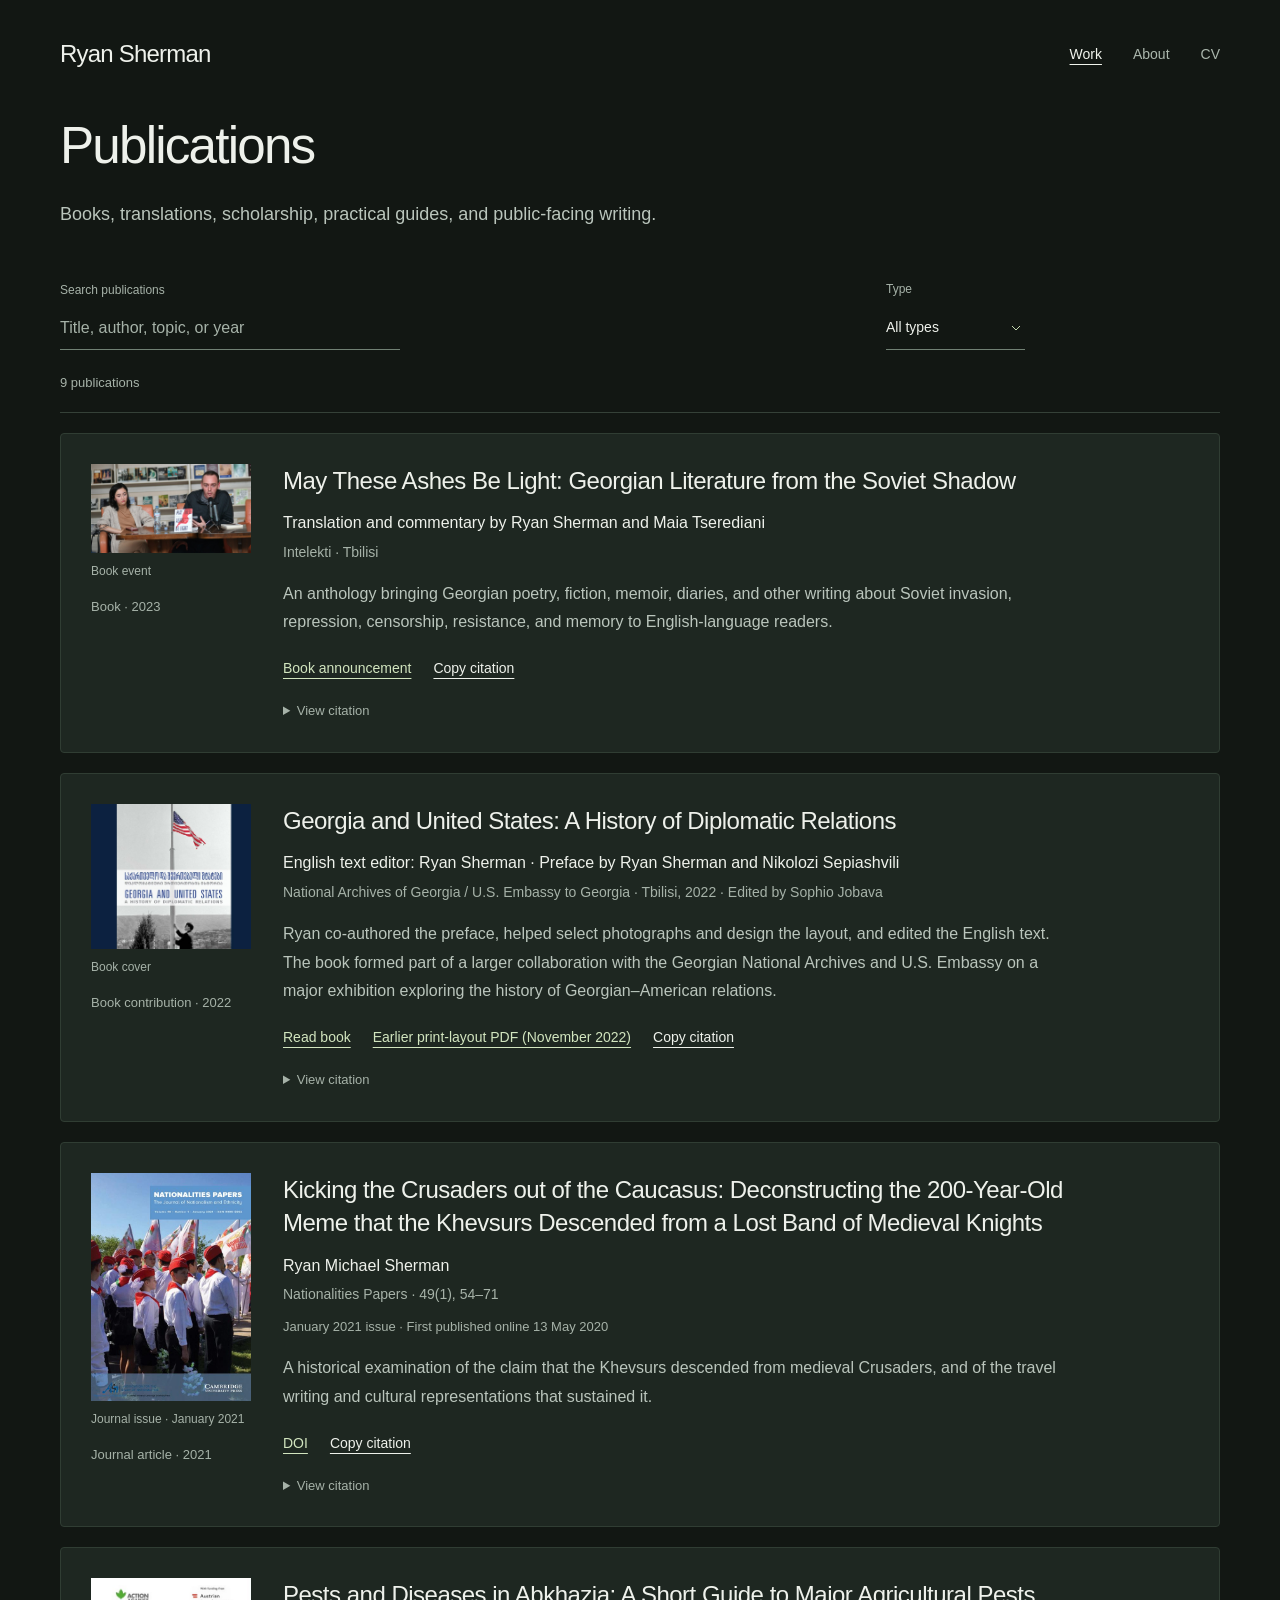
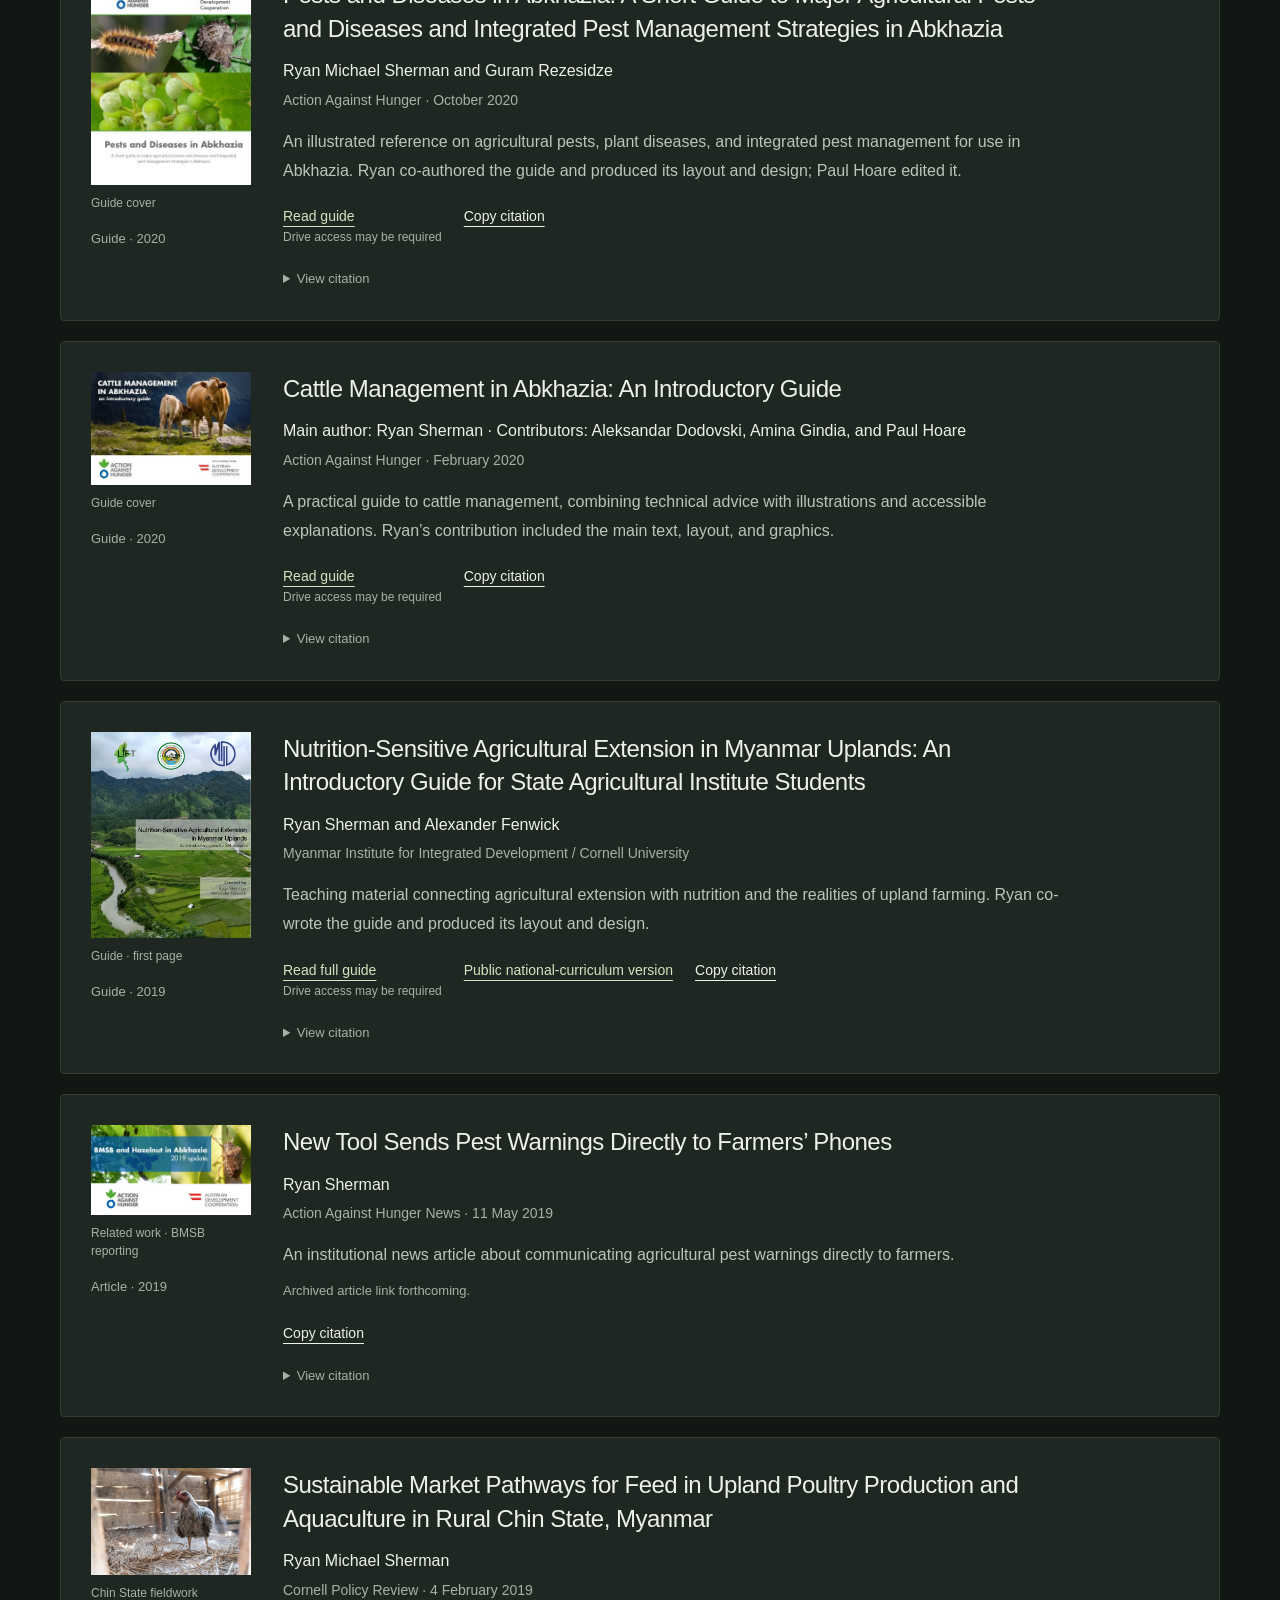
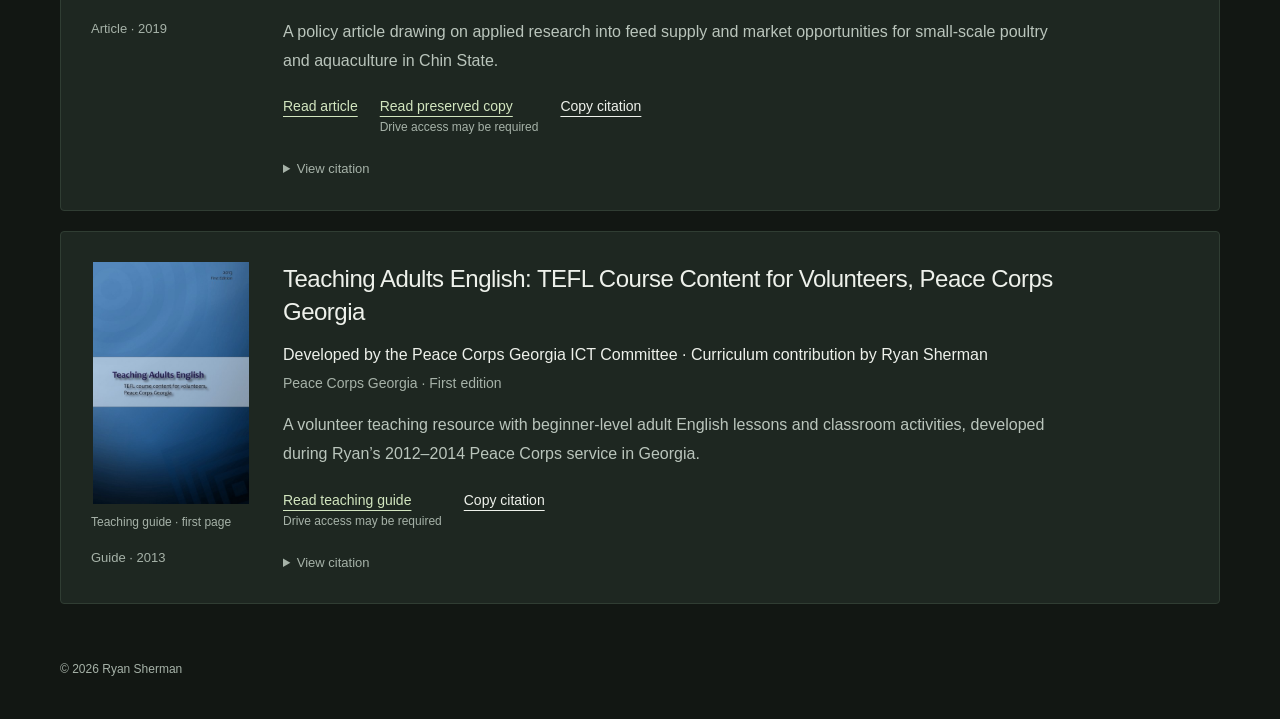
<file: publications.html>
<!doctype html>
<html lang="en">
<head>
  <meta charset="utf-8">
  <meta name="viewport" content="width=device-width, initial-scale=1">
  <meta name="description" content="Ryan Sherman — research, writing, translation, and projects across Alaska, Myanmar, and Georgia.">
  <meta name="theme-color" content="#121713">
  <title>Publications — Ryan Sherman</title>
  <link rel="icon" href="assets/favicon.svg" type="image/svg+xml">
  <link rel="stylesheet" href="styles.css">
  <link rel="stylesheet" href="theme.css">
  <script defer src="content.js"></script>
  <script defer src="render.js"></script>
  <script defer src="cards.js"></script>
  <script defer src="app.js"></script>
</head>
<body data-page="publications">
  <a href="#main" class="skip-link">Skip to content</a>
  <header class="site-header shell">
    <a href="index.html" class="site-name" data-name>Ryan Sherman</a>
    <nav class="site-nav" aria-label="Main navigation">
      <a href="index.html" data-nav="work" aria-current="page">Work</a>
      <a href="about.html" data-nav="about">About</a>
      <a href="cv.html" data-nav="cv">CV</a>
    </nav>
  </header>
  <main id="main" class="shell" tabindex="-1"><header class="page-head"><h1>Publications</h1><p class="page-intro">Books, translations, scholarship, practical guides, and public-facing writing.</p></header><div class="document-toolbar" data-library="publications"><div class="document-controls"><label class="search-field" for="document-search">Search publications<input id="document-search" type="search" placeholder="Title, author, topic, or year" autocomplete="off"></label><label class="sort-field" for="document-type">Type<select id="document-type"><option value="all">All types</option><option value="Article">Article</option><option value="Book">Book</option><option value="Book contribution">Book contribution</option><option value="Guide">Guide</option><option value="Journal article">Journal article</option></select></label></div><p class="catalogue-count" id="document-count" role="status">9 publications</p></div><div id="document-list"><article class="publication report-entry" data-document="0" data-document-kind="publications"><div class="document-aside"><figure class="document-preview"><a class="document-preview-image" href="https://georgiatoday.ge/may-these-ashes-be-light-presentation-of-the-english-edition-of-intelekti/" target="_blank" rel="noopener noreferrer" aria-label="Book event — May These Ashes Be Light: Georgian Literature from the Soviet Shadow"><img src="assets/photos/book-event-1400.jpg" alt="May These Ashes Be Light displayed at a book event with two speakers" width="1400" height="783" loading="lazy" decoding="async"></a><figcaption>Book event</figcaption></figure><div class="publication-type">Book · 2023</div></div><div class="publication-body"><h2>May These Ashes Be Light: Georgian Literature from the Soviet Shadow</h2><p class="publication-authors">Translation and commentary by Ryan Sherman and Maia Tserediani</p><p class="publication-venue">Intelekti · Tbilisi</p><p class="publication-abstract">An anthology bringing Georgian poetry, fiction, memoir, diaries, and other writing about Soviet invasion, repression, censorship, resistance, and memory to English-language readers.</p><div class="text-links"><a href="https://georgiatoday.ge/may-these-ashes-be-light-presentation-of-the-english-edition-of-intelekti/" target="_blank" rel="noopener noreferrer">Book announcement</a><button type="button" class="plain-button" data-copy="0">Copy citation</button><span class="copy-status" id="copy-status-0" role="status"></span></div><details class="citation"><summary>View citation</summary><p>Sherman, Ryan, and Maia Tserediani, translators and commentators. May These Ashes Be Light: Georgian Literature from the Soviet Shadow. Tbilisi: Intelekti, 2023.</p></details></div></article><article class="publication report-entry" data-document="1" data-document-kind="publications"><div class="document-aside"><figure class="document-preview"><a class="document-preview-image" href="assets/documents/georgia-united-states-diplomatic-relations-2022.pdf" aria-label="Book cover — Georgia and United States: A History of Diplomatic Relations"><img src="assets/previews/georgia-us-book-cover.jpg" alt="Cover of Georgia and United States: A History of Diplomatic Relations, with an American flag and historical photograph" width="720" height="653" loading="lazy" decoding="async"></a><figcaption>Book cover</figcaption></figure><div class="publication-type">Book contribution · 2022</div></div><div class="publication-body"><h2>Georgia and United States: A History of Diplomatic Relations</h2><p class="publication-authors">English text editor: Ryan Sherman · Preface by Ryan Sherman and Nikolozi Sepiashvili</p><p class="publication-venue">National Archives of Georgia / U.S. Embassy to Georgia · Tbilisi, 2022 · Edited by Sophio Jobava</p><p class="publication-abstract">Ryan co-authored the preface, helped select photographs and design the layout, and edited the English text. The book formed part of a larger collaboration with the Georgian National Archives and U.S. Embassy on a major exhibition exploring the history of Georgian–American relations.</p><div class="text-links"><a href="assets/documents/georgia-united-states-diplomatic-relations-2022.pdf">Read book</a><a href="assets/documents/georgia-united-states-print-layout-2022-11.pdf">Earlier print-layout PDF (November 2022)</a><button type="button" class="plain-button" data-copy="1">Copy citation</button><span class="copy-status" id="copy-status-1" role="status"></span></div><details class="citation"><summary>View citation</summary><p>Sherman, Ryan, and Nikolozi Sepiashvili. “Preface.” In Georgia and United States: A History of Diplomatic Relations, edited by Sophio Jobava. Tbilisi: National Archives of Georgia, 2022. ISBN 978-9941-8-5000-4.</p></details></div></article><article class="publication report-entry" data-document="2" data-document-kind="publications"><div class="document-aside"><figure class="document-preview"><a class="document-preview-image" href="https://www.cambridge.org/core/journals/nationalities-papers/issue/5BEB0E51730098AE23D3096DE36CDE9D" target="_blank" rel="noopener noreferrer" aria-label="Journal issue · January 2021 — Kicking the Crusaders out of the Caucasus: Deconstructing the 200-Year-Old Meme that the Khevsurs Descended from a Lost Band of Medieval Knights"><img src="assets/previews/nationalities-papers-49-1.jpg" alt="Nationalities Papers, volume 49, number 1, January 2021 issue cover" width="504" height="720" loading="lazy" decoding="async"></a><figcaption>Journal issue · January 2021</figcaption></figure><div class="publication-type">Journal article · 2021</div></div><div class="publication-body"><h2>Kicking the Crusaders out of the Caucasus: Deconstructing the 200-Year-Old Meme that the Khevsurs Descended from a Lost Band of Medieval Knights</h2><p class="publication-authors">Ryan Michael Sherman</p><p class="publication-venue">Nationalities Papers · 49(1), 54–71</p><p class="document-date">January 2021 issue · First published online 13 May 2020</p><p class="publication-abstract">A historical examination of the claim that the Khevsurs descended from medieval Crusaders, and of the travel writing and cultural representations that sustained it.</p><div class="text-links"><a href="https://doi.org/10.1017/nps.2019.102" target="_blank" rel="noopener noreferrer">DOI</a><button type="button" class="plain-button" data-copy="2">Copy citation</button><span class="copy-status" id="copy-status-2" role="status"></span></div><details class="citation"><summary>View citation</summary><p>Sherman, Ryan Michael. 2021. “Kicking the Crusaders out of the Caucasus: Deconstructing the 200-Year-Old Meme that the Khevsurs Descended from a Lost Band of Medieval Knights.” Nationalities Papers 49 (1): 54–71. https://doi.org/10.1017/nps.2019.102.</p></details></div></article><article class="publication report-entry" data-document="3" data-document-kind="publications"><div class="document-aside"><figure class="document-preview"><a class="document-preview-image" href="https://drive.google.com/file/d/11pcuZneL5LS9D-ikMuH-eI7WR0yqNGbc/view?usp=drivesdk" target="_blank" rel="noopener noreferrer" aria-label="Guide cover — Pests and Diseases in Abkhazia: A Short Guide to Major Agricultural Pests and Diseases and Integrated Pest Management Strategies in Abkhazia"><img src="assets/previews/pest-reference.jpg" alt="Source document preview: Pests and Diseases in Abkhazia" width="360" height="466" loading="lazy" decoding="async"></a><figcaption>Guide cover</figcaption></figure><div class="publication-type">Guide · 2020</div></div><div class="publication-body"><h2>Pests and Diseases in Abkhazia: A Short Guide to Major Agricultural Pests and Diseases and Integrated Pest Management Strategies in Abkhazia</h2><p class="publication-authors">Ryan Michael Sherman and Guram Rezesidze</p><p class="publication-venue">Action Against Hunger · October 2020</p><p class="publication-abstract">An illustrated reference on agricultural pests, plant diseases, and integrated pest management for use in Abkhazia. Ryan co-authored the guide and produced its layout and design; Paul Hoare edited it.</p><div class="text-links"><span class="document-link"><a href="https://drive.google.com/file/d/11pcuZneL5LS9D-ikMuH-eI7WR0yqNGbc/view?usp=drivesdk" target="_blank" rel="noopener noreferrer">Read guide</a><span class="link-access">Drive access may be required</span></span><button type="button" class="plain-button" data-copy="3">Copy citation</button><span class="copy-status" id="copy-status-3" role="status"></span></div><details class="citation"><summary>View citation</summary><p>Sherman, Ryan Michael, and Guram Rezesidze. Pests and Diseases in Abkhazia: A Short Guide to Major Agricultural Pests and Diseases and Integrated Pest Management Strategies in Abkhazia. Edited by Paul Hoare. Action Against Hunger, October 2020.</p></details></div></article><article class="publication report-entry" data-document="4" data-document-kind="publications"><div class="document-aside"><figure class="document-preview"><a class="document-preview-image" href="https://drive.google.com/file/d/1ckiss05dumXSDJkZD5432QiMff8PkECe/view?usp=drivesdk" target="_blank" rel="noopener noreferrer" aria-label="Guide cover — Cattle Management in Abkhazia: An Introductory Guide"><img src="assets/previews/cattle-reference.jpg" alt="Source document preview: Cattle Management in Abkhazia: An Introductory Guide" width="360" height="255" loading="lazy" decoding="async"></a><figcaption>Guide cover</figcaption></figure><div class="publication-type">Guide · 2020</div></div><div class="publication-body"><h2>Cattle Management in Abkhazia: An Introductory Guide</h2><p class="publication-authors">Main author: Ryan Sherman · Contributors: Aleksandar Dodovski, Amina Gindia, and Paul Hoare</p><p class="publication-venue">Action Against Hunger · February 2020</p><p class="publication-abstract">A practical guide to cattle management, combining technical advice with illustrations and accessible explanations. Ryan’s contribution included the main text, layout, and graphics.</p><div class="text-links"><span class="document-link"><a href="https://drive.google.com/file/d/1ckiss05dumXSDJkZD5432QiMff8PkECe/view?usp=drivesdk" target="_blank" rel="noopener noreferrer">Read guide</a><span class="link-access">Drive access may be required</span></span><button type="button" class="plain-button" data-copy="4">Copy citation</button><span class="copy-status" id="copy-status-4" role="status"></span></div><details class="citation"><summary>View citation</summary><p>Sherman, Ryan, main author, with contributions by Aleksandar Dodovski, Amina Gindia, and Paul Hoare. Cattle Management in Abkhazia: An Introductory Guide. Action Against Hunger, February 2020.</p></details></div></article><article class="publication report-entry" data-document="5" data-document-kind="publications"><div class="document-aside"><figure class="document-preview"><a class="document-preview-image" href="https://drive.google.com/file/d/1nRJXZQ8yeWzKjR5c3eyI8eNW5AITboGV/view?usp=drivesdk" target="_blank" rel="noopener noreferrer" aria-label="Guide · first page — Nutrition-Sensitive Agricultural Extension in Myanmar Uplands: An Introductory Guide for State Agricultural Institute Students"><img src="assets/previews/uplands-curriculum.jpg" alt="Source document preview: Nutrition-Sensitive Agricultural Extension in Myanmar Uplands" width="557" height="720" loading="lazy" decoding="async"></a><figcaption>Guide · first page</figcaption></figure><div class="publication-type">Guide · 2019</div></div><div class="publication-body"><h2>Nutrition-Sensitive Agricultural Extension in Myanmar Uplands: An Introductory Guide for State Agricultural Institute Students</h2><p class="publication-authors">Ryan Sherman and Alexander Fenwick</p><p class="publication-venue">Myanmar Institute for Integrated Development / Cornell University</p><p class="publication-abstract">Teaching material connecting agricultural extension with nutrition and the realities of upland farming. Ryan co-wrote the guide and produced its layout and design.</p><div class="text-links"><span class="document-link"><a href="https://drive.google.com/file/d/1nRJXZQ8yeWzKjR5c3eyI8eNW5AITboGV/view?usp=drivesdk" target="_blank" rel="noopener noreferrer">Read full guide</a><span class="link-access">Drive access may be required</span></span><a href="https://www.mmiid.org/wp-content/uploads/2019/10/Upland-Chapter-English.pdf" target="_blank" rel="noopener noreferrer">Public national-curriculum version</a><button type="button" class="plain-button" data-copy="5">Copy citation</button><span class="copy-status" id="copy-status-5" role="status"></span></div><details class="citation"><summary>View citation</summary><p>Sherman, Ryan, and Alexander Fenwick. Nutrition-Sensitive Agricultural Extension in Myanmar Uplands: An Introductory Guide for State Agricultural Institute Students. Myanmar Institute for Integrated Development / Cornell University, 2019.</p></details></div></article><article class="publication report-entry" data-document="6" data-document-kind="publications"><div class="document-aside"><figure class="document-preview"><a class="document-preview-image" href="https://drive.google.com/file/d/10DGB-L4unoaRv9XMubZtf6dURXlplRm-/view?usp=drivesdk" target="_blank" rel="noopener noreferrer" aria-label="Related work · BMSB reporting — New Tool Sends Pest Warnings Directly to Farmers’ Phones"><img src="assets/previews/bmsb-update.jpg" alt="Source document preview: BMSB and Hazelnut in Abkhazia: 2019 Update" width="720" height="405" loading="lazy" decoding="async"></a><figcaption>Related work · BMSB reporting</figcaption></figure><div class="publication-type">Article · 2019</div></div><div class="publication-body"><h2>New Tool Sends Pest Warnings Directly to Farmers’ Phones</h2><p class="publication-authors">Ryan Sherman</p><p class="publication-venue">Action Against Hunger News · 11 May 2019</p><p class="publication-abstract">An institutional news article about communicating agricultural pest warnings directly to farmers.</p><p class="document-pending">Archived article link forthcoming.</p><div class="text-links"><button type="button" class="plain-button" data-copy="6">Copy citation</button><span class="copy-status" id="copy-status-6" role="status"></span></div><details class="citation"><summary>View citation</summary><p>Sherman, Ryan. “New Tool Sends Pest Warnings Directly to Farmers’ Phones.” Action Against Hunger News, 11 May 2019.</p></details></div></article><article class="publication report-entry" data-document="7" data-document-kind="publications"><div class="document-aside"><figure class="document-preview"><a class="document-preview-image" href="https://www.cornellpolicyreview.com/poultry-aquaculture-in-chin-state/" target="_blank" rel="noopener noreferrer" aria-label="Chin State fieldwork — Sustainable Market Pathways for Feed in Upland Poultry Production and Aquaculture in Rural Chin State, Myanmar"><img src="assets/photos/work/chin-poultry-640.jpg" alt="A chicken in a timber poultry shelter during Chin State fieldwork" width="640" height="427" loading="lazy" decoding="async"></a><figcaption>Chin State fieldwork</figcaption></figure><div class="publication-type">Article · 2019</div></div><div class="publication-body"><h2>Sustainable Market Pathways for Feed in Upland Poultry Production and Aquaculture in Rural Chin State, Myanmar</h2><p class="publication-authors">Ryan Michael Sherman</p><p class="publication-venue">Cornell Policy Review · 4 February 2019</p><p class="publication-abstract">A policy article drawing on applied research into feed supply and market opportunities for small-scale poultry and aquaculture in Chin State.</p><div class="text-links"><a href="https://www.cornellpolicyreview.com/poultry-aquaculture-in-chin-state/" target="_blank" rel="noopener noreferrer">Read article</a><span class="document-link"><a href="https://drive.google.com/file/d/1LB0wfjSE6qZNjYlDoOYQ2LgMjblKCdyL/view?usp=drivesdk" target="_blank" rel="noopener noreferrer">Read preserved copy</a><span class="link-access">Drive access may be required</span></span><button type="button" class="plain-button" data-copy="7">Copy citation</button><span class="copy-status" id="copy-status-7" role="status"></span></div><details class="citation"><summary>View citation</summary><p>Sherman, Ryan Michael. “Sustainable Market Pathways for Feed in Upland Poultry Production and Aquaculture in Rural Chin State, Myanmar.” Cornell Policy Review, 4 February 2019.</p></details></div></article><article class="publication report-entry" data-document="8" data-document-kind="publications"><div class="document-aside"><figure class="document-preview"><a class="document-preview-image" href="https://drive.google.com/file/d/1EgPcs-s4Xrw5Wa_L52hiVoAWMXmdSAR6/view?usp=drivesdk" target="_blank" rel="noopener noreferrer" aria-label="Teaching guide · first page — Teaching Adults English: TEFL Course Content for Volunteers, Peace Corps Georgia"><img src="assets/previews/adult-teaching.jpg" alt="Source document preview: Teaching Adults English: TEFL Course Content for Volunteers, Peace Corps Georgia" width="466" height="720" loading="lazy" decoding="async"></a><figcaption>Teaching guide · first page</figcaption></figure><div class="publication-type">Guide · 2013</div></div><div class="publication-body"><h2>Teaching Adults English: TEFL Course Content for Volunteers, Peace Corps Georgia</h2><p class="publication-authors">Developed by the Peace Corps Georgia ICT Committee · Curriculum contribution by Ryan Sherman</p><p class="publication-venue">Peace Corps Georgia · First edition</p><p class="publication-abstract">A volunteer teaching resource with beginner-level adult English lessons and classroom activities, developed during Ryan’s 2012–2014 Peace Corps service in Georgia.</p><div class="text-links"><span class="document-link"><a href="https://drive.google.com/file/d/1EgPcs-s4Xrw5Wa_L52hiVoAWMXmdSAR6/view?usp=drivesdk" target="_blank" rel="noopener noreferrer">Read teaching guide</a><span class="link-access">Drive access may be required</span></span><button type="button" class="plain-button" data-copy="8">Copy citation</button><span class="copy-status" id="copy-status-8" role="status"></span></div><details class="citation"><summary>View citation</summary><p>Peace Corps Georgia ICT Committee. Teaching Adults English: TEFL Course Content for Volunteers, Peace Corps Georgia. First edition, 2013. Curriculum contribution by Ryan Sherman.</p></details></div></article></div><p id="document-empty" class="empty-message" hidden>No publications to show.</p></main>
  <footer class="site-footer shell" id="footer-content"><span>© <span data-year>2026</span> Ryan Sherman</span><div class="footer-links"></div></footer>
</body>
</html>
</file>
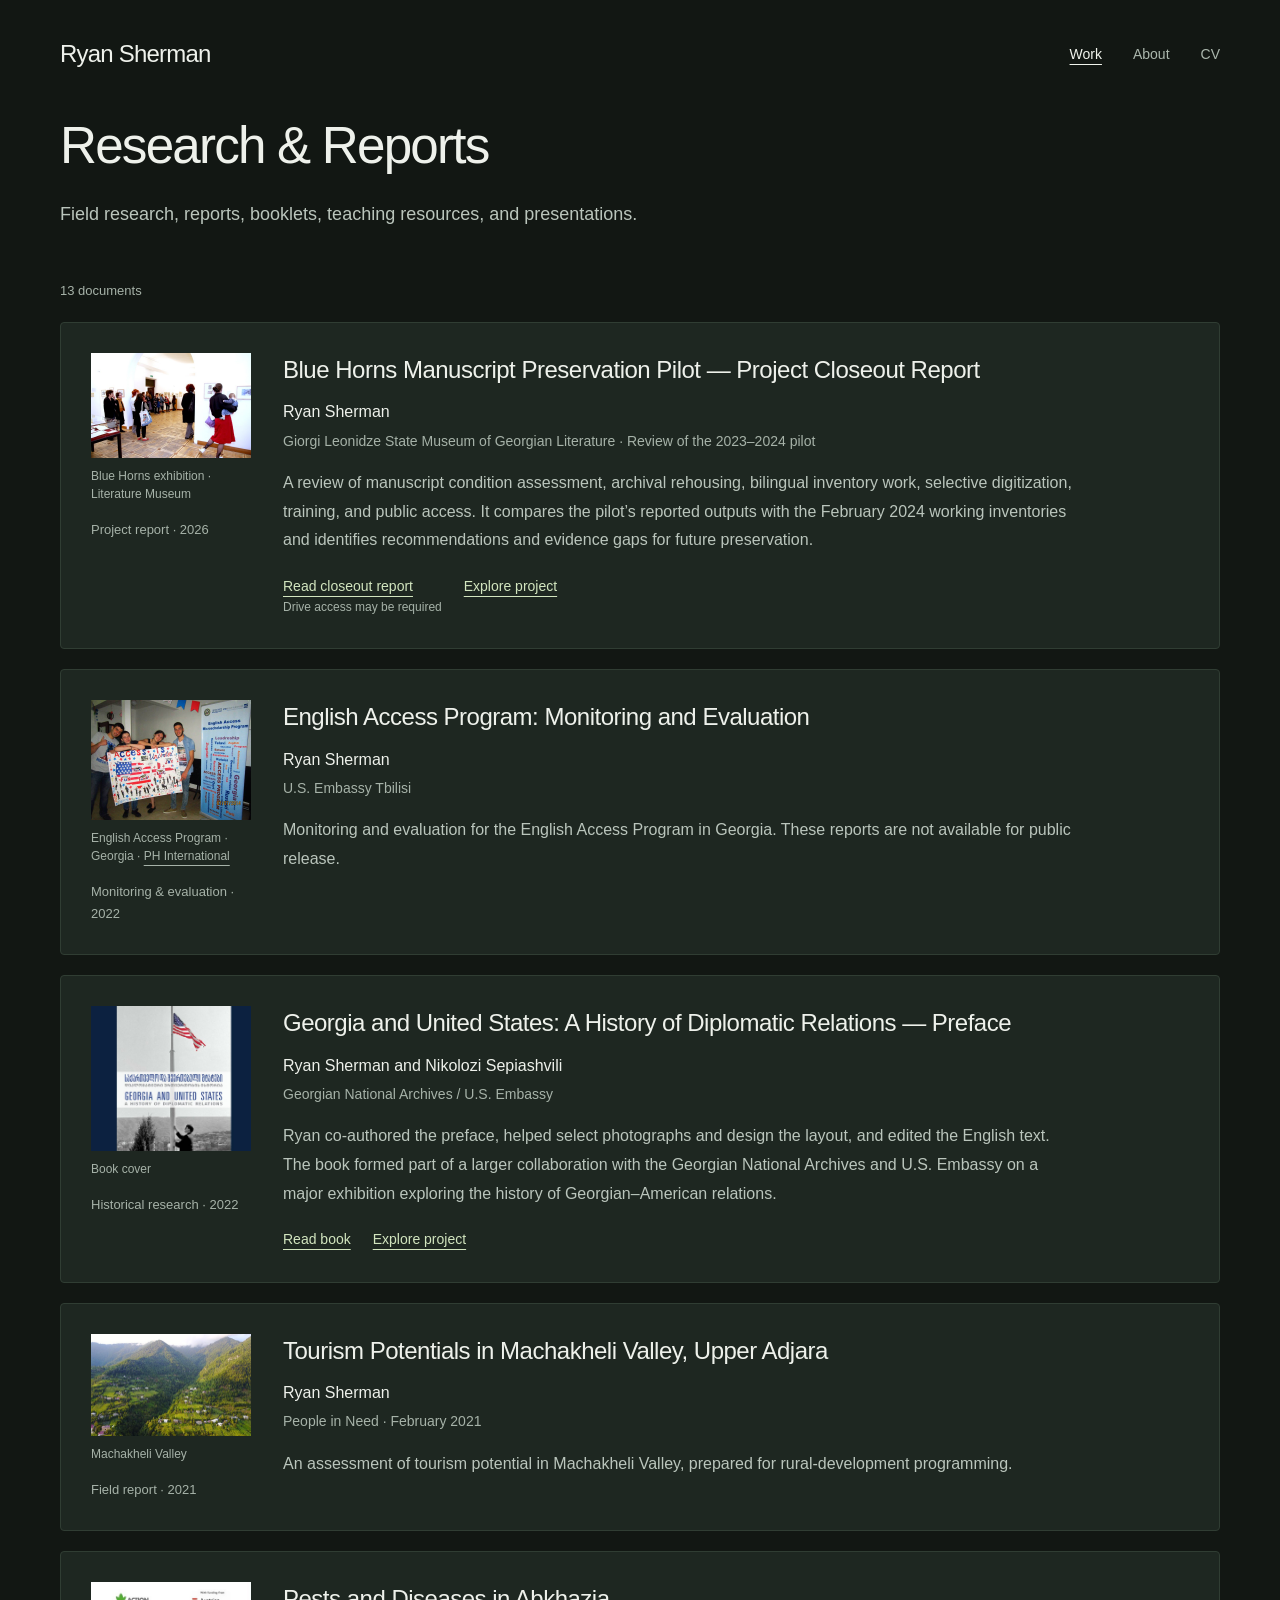
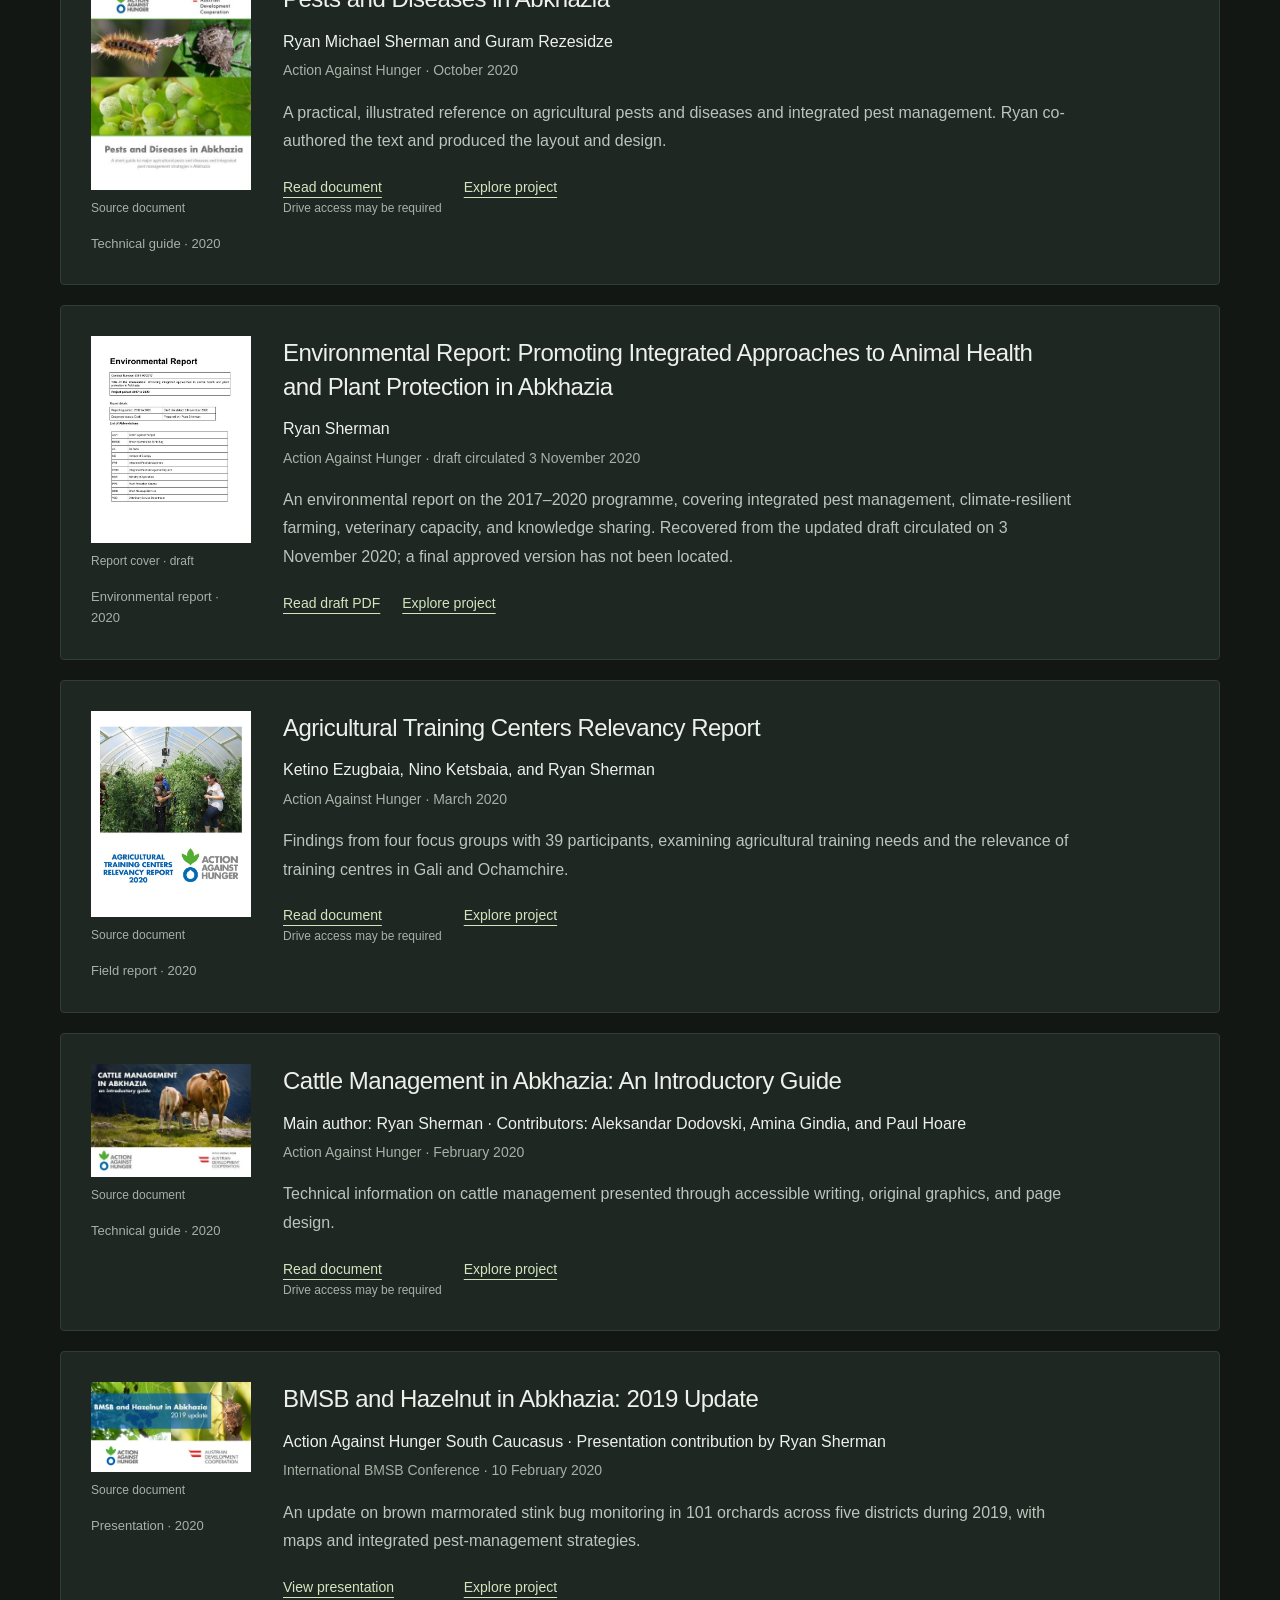
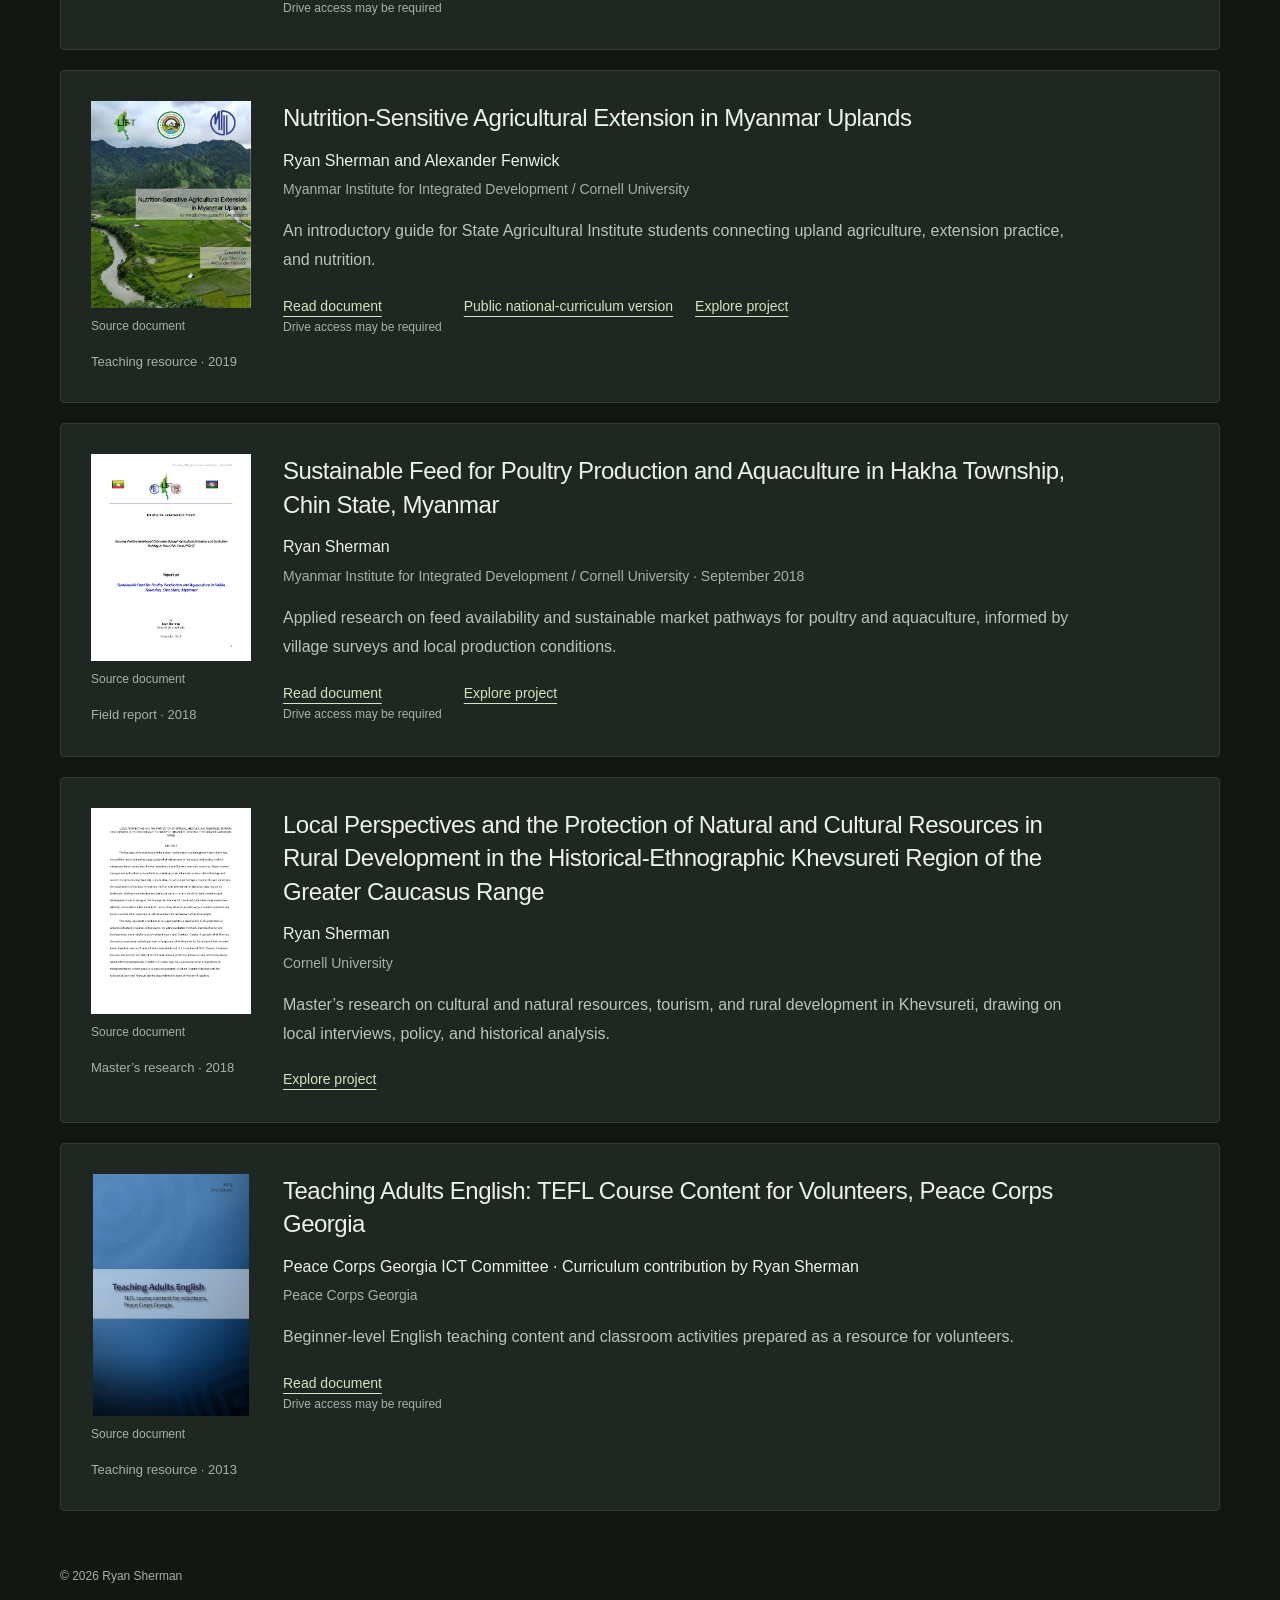
<file: research-reports.html>
<!doctype html>
<html lang="en">
<head>
  <meta charset="utf-8">
  <meta name="viewport" content="width=device-width, initial-scale=1">
  <meta name="description" content="Ryan Sherman — research, writing, translation, and projects across Alaska, Myanmar, and Georgia.">
  <meta name="theme-color" content="#121713">
  <title>Research &amp; Reports — Ryan Sherman</title>
  <link rel="icon" href="assets/favicon.svg" type="image/svg+xml">
  <link rel="stylesheet" href="styles.css">
  <link rel="stylesheet" href="theme.css">
  <script defer src="content.js"></script>
  <script defer src="render.js"></script>
  <script defer src="cards.js"></script>
  <script defer src="app.js"></script>
</head>
<body data-page="research-reports">
  <a href="#main" class="skip-link">Skip to content</a>
  <header class="site-header shell">
    <a href="index.html" class="site-name" data-name>Ryan Sherman</a>
    <nav class="site-nav" aria-label="Main navigation">
      <a href="index.html" data-nav="work" aria-current="page">Work</a>
      <a href="about.html" data-nav="about">About</a>
      <a href="cv.html" data-nav="cv">CV</a>
    </nav>
  </header>
  <main id="main" class="shell" tabindex="-1"><header class="page-head"><h1>Research &amp; Reports</h1><p class="page-intro">Field research, reports, booklets, teaching resources, and presentations.</p></header><div class="report-count" data-library="reports"><p class="catalogue-count" id="document-count" role="status">13 documents</p></div><div id="document-list"><article class="publication report-entry" data-document="0" data-document-kind="reports"><div class="document-aside"><figure class="document-preview"><a class="document-preview-image" href="project.html?id=blue-horns-preservation#photographs-heading" aria-label="Blue Horns exhibition · Literature Museum — Blue Horns Manuscript Preservation Pilot — Project Closeout Report"><img src="assets/photos/work/litmuseum-bluehorns-exhibition-visitors-640.jpg" alt="Visitors viewing framed archival photographs and manuscripts in a museum gallery" width="640" height="420" loading="lazy" decoding="async"></a><figcaption>Blue Horns exhibition · Literature Museum</figcaption></figure><div class="publication-type">Project report · 2026</div></div><div class="publication-body"><h2>Blue Horns Manuscript Preservation Pilot — Project Closeout Report</h2><p class="publication-authors">Ryan Sherman</p><p class="publication-venue">Giorgi Leonidze State Museum of Georgian Literature · Review of the 2023–2024 pilot</p><p class="publication-abstract">A review of manuscript condition assessment, archival rehousing, bilingual inventory work, selective digitization, training, and public access. It compares the pilot’s reported outputs with the February 2024 working inventories and identifies recommendations and evidence gaps for future preservation.</p><div class="text-links"><span class="document-link"><a href="https://docs.google.com/document/d/1NCUhgyvCrEJgN0Z-7CtNJVNEPZkeBtSJAEWpLgILNs4/edit" target="_blank" rel="noopener noreferrer">Read closeout report</a><span class="link-access">Drive access may be required</span></span><a href="project.html?id=blue-horns-preservation">Explore project</a></div></div></article><article class="publication report-entry" data-document="1" data-document-kind="reports"><div class="document-aside"><figure class="document-preview"><a class="document-preview-image" href="assets/photos/work/english-access-georgia-1200.jpg" aria-label="English Access Program · Georgia — English Access Program: Monitoring and Evaluation"><img src="assets/photos/work/english-access-georgia-640.jpg" alt="Participants gathered for the English Access summer school in Rustavi, Georgia" width="640" height="480" loading="lazy" decoding="async"></a><figcaption>English Access Program · Georgia · <a href="https://www.ph-int.org/program/access/" target="_blank" rel="noopener noreferrer">PH International</a></figcaption></figure><div class="publication-type">Monitoring &amp; evaluation · 2022</div></div><div class="publication-body"><h2>English Access Program: Monitoring and Evaluation</h2><p class="publication-authors">Ryan Sherman</p><p class="publication-venue">U.S. Embassy Tbilisi</p><p class="publication-abstract">Monitoring and evaluation for the English Access Program in Georgia. These reports are not available for public release.</p><div class="text-links"></div></div></article><article class="publication report-entry" data-document="2" data-document-kind="reports"><div class="document-aside"><figure class="document-preview"><a class="document-preview-image" href="assets/documents/georgia-united-states-diplomatic-relations-2022.pdf" aria-label="Book cover — Georgia and United States: A History of Diplomatic Relations — Preface"><img src="assets/previews/georgia-us-book-cover.jpg" alt="Cover of Georgia and United States: A History of Diplomatic Relations, with an American flag and historical photograph" width="720" height="653" loading="lazy" decoding="async"></a><figcaption>Book cover</figcaption></figure><div class="publication-type">Historical research · 2022</div></div><div class="publication-body"><h2>Georgia and United States: A History of Diplomatic Relations — Preface</h2><p class="publication-authors">Ryan Sherman and Nikolozi Sepiashvili</p><p class="publication-venue">Georgian National Archives / U.S. Embassy</p><p class="publication-abstract">Ryan co-authored the preface, helped select photographs and design the layout, and edited the English text. The book formed part of a larger collaboration with the Georgian National Archives and U.S. Embassy on a major exhibition exploring the history of Georgian–American relations.</p><div class="text-links"><a href="assets/documents/georgia-united-states-diplomatic-relations-2022.pdf">Read book</a><a href="project.html?id=us-georgia-history">Explore project</a></div></div></article><article class="publication report-entry" data-document="3" data-document-kind="reports"><div class="document-aside"><figure class="document-preview"><div class="document-preview-image"><img src="assets/photos/work/machakheli-valley-640.jpg" alt="Houses and cultivated plots across green forested hillsides in Machakheli Valley" width="640" height="410" loading="lazy" decoding="async"></div><figcaption>Machakheli Valley</figcaption></figure><div class="publication-type">Field report · 2021</div></div><div class="publication-body"><h2>Tourism Potentials in Machakheli Valley, Upper Adjara</h2><p class="publication-authors">Ryan Sherman</p><p class="publication-venue">People in Need · February 2021</p><p class="publication-abstract">An assessment of tourism potential in Machakheli Valley, prepared for rural-development programming.</p><div class="text-links"></div></div></article><article class="publication report-entry" data-document="4" data-document-kind="reports"><div class="document-aside"><figure class="document-preview"><a class="document-preview-image" href="https://drive.google.com/file/d/11pcuZneL5LS9D-ikMuH-eI7WR0yqNGbc/view?usp=drivesdk" target="_blank" rel="noopener noreferrer" aria-label="Source document — Pests and Diseases in Abkhazia"><img src="assets/previews/pest-reference.jpg" alt="Source document preview: Pests and Diseases in Abkhazia" width="360" height="466" loading="lazy" decoding="async"></a><figcaption>Source document</figcaption></figure><div class="publication-type">Technical guide · 2020</div></div><div class="publication-body"><h2>Pests and Diseases in Abkhazia</h2><p class="publication-authors">Ryan Michael Sherman and Guram Rezesidze</p><p class="publication-venue">Action Against Hunger · October 2020</p><p class="publication-abstract">A practical, illustrated reference on agricultural pests and diseases and integrated pest management. Ryan co-authored the text and produced the layout and design.</p><div class="text-links"><span class="document-link"><a href="https://drive.google.com/file/d/11pcuZneL5LS9D-ikMuH-eI7WR0yqNGbc/view?usp=drivesdk" target="_blank" rel="noopener noreferrer">Read document</a><span class="link-access">Drive access may be required</span></span><a href="project.html?id=abkhazia-agriculture">Explore project</a></div></div></article><article class="publication report-entry" data-document="5" data-document-kind="reports"><div class="document-aside"><figure class="document-preview"><a class="document-preview-image" href="assets/documents/abkhazia-environmental-report-2020-revised.pdf" aria-label="Report cover · draft — Environmental Report: Promoting Integrated Approaches to Animal Health and Plant Protection in Abkhazia"><img src="assets/previews/environment-report.jpg" alt="Source document preview: Environmental Report: Promoting Integrated Approaches to Animal Health and Plant Protection in Abkhazia" width="557" height="720" loading="lazy" decoding="async"></a><figcaption>Report cover · draft</figcaption></figure><div class="publication-type">Environmental report · 2020</div></div><div class="publication-body"><h2>Environmental Report: Promoting Integrated Approaches to Animal Health and Plant Protection in Abkhazia</h2><p class="publication-authors">Ryan Sherman</p><p class="publication-venue">Action Against Hunger · draft circulated 3 November 2020</p><p class="publication-abstract">An environmental report on the 2017–2020 programme, covering integrated pest management, climate-resilient farming, veterinary capacity, and knowledge sharing. Recovered from the updated draft circulated on 3 November 2020; a final approved version has not been located.</p><div class="text-links"><a href="assets/documents/abkhazia-environmental-report-2020-revised.pdf">Read draft PDF</a><a href="project.html?id=abkhazia-agriculture">Explore project</a></div></div></article><article class="publication report-entry" data-document="6" data-document-kind="reports"><div class="document-aside"><figure class="document-preview"><a class="document-preview-image" href="https://drive.google.com/file/d/1qGkQpYtcf3_OnRWgJ2DC_SBHOmWPwmG3/view?usp=drivesdk" target="_blank" rel="noopener noreferrer" aria-label="Source document — Agricultural Training Centers Relevancy Report"><img src="assets/previews/training-centres.jpg" alt="Source document preview: Agricultural Training Centers Relevancy Report" width="557" height="720" loading="lazy" decoding="async"></a><figcaption>Source document</figcaption></figure><div class="publication-type">Field report · 2020</div></div><div class="publication-body"><h2>Agricultural Training Centers Relevancy Report</h2><p class="publication-authors">Ketino Ezugbaia, Nino Ketsbaia, and Ryan Sherman</p><p class="publication-venue">Action Against Hunger · March 2020</p><p class="publication-abstract">Findings from four focus groups with 39 participants, examining agricultural training needs and the relevance of training centres in Gali and Ochamchire.</p><div class="text-links"><span class="document-link"><a href="https://drive.google.com/file/d/1qGkQpYtcf3_OnRWgJ2DC_SBHOmWPwmG3/view?usp=drivesdk" target="_blank" rel="noopener noreferrer">Read document</a><span class="link-access">Drive access may be required</span></span><a href="project.html?id=abkhazia-agriculture">Explore project</a></div></div></article><article class="publication report-entry" data-document="7" data-document-kind="reports"><div class="document-aside"><figure class="document-preview"><a class="document-preview-image" href="https://drive.google.com/file/d/1ckiss05dumXSDJkZD5432QiMff8PkECe/view?usp=drivesdk" target="_blank" rel="noopener noreferrer" aria-label="Source document — Cattle Management in Abkhazia: An Introductory Guide"><img src="assets/previews/cattle-reference.jpg" alt="Source document preview: Cattle Management in Abkhazia: An Introductory Guide" width="360" height="255" loading="lazy" decoding="async"></a><figcaption>Source document</figcaption></figure><div class="publication-type">Technical guide · 2020</div></div><div class="publication-body"><h2>Cattle Management in Abkhazia: An Introductory Guide</h2><p class="publication-authors">Main author: Ryan Sherman · Contributors: Aleksandar Dodovski, Amina Gindia, and Paul Hoare</p><p class="publication-venue">Action Against Hunger · February 2020</p><p class="publication-abstract">Technical information on cattle management presented through accessible writing, original graphics, and page design.</p><div class="text-links"><span class="document-link"><a href="https://drive.google.com/file/d/1ckiss05dumXSDJkZD5432QiMff8PkECe/view?usp=drivesdk" target="_blank" rel="noopener noreferrer">Read document</a><span class="link-access">Drive access may be required</span></span><a href="project.html?id=abkhazia-agriculture">Explore project</a></div></div></article><article class="publication report-entry" data-document="8" data-document-kind="reports"><div class="document-aside"><figure class="document-preview"><a class="document-preview-image" href="https://drive.google.com/file/d/10DGB-L4unoaRv9XMubZtf6dURXlplRm-/view?usp=drivesdk" target="_blank" rel="noopener noreferrer" aria-label="Source document — BMSB and Hazelnut in Abkhazia: 2019 Update"><img src="assets/previews/bmsb-update.jpg" alt="Source document preview: BMSB and Hazelnut in Abkhazia: 2019 Update" width="720" height="405" loading="lazy" decoding="async"></a><figcaption>Source document</figcaption></figure><div class="publication-type">Presentation · 2020</div></div><div class="publication-body"><h2>BMSB and Hazelnut in Abkhazia: 2019 Update</h2><p class="publication-authors">Action Against Hunger South Caucasus · Presentation contribution by Ryan Sherman</p><p class="publication-venue">International BMSB Conference · 10 February 2020</p><p class="publication-abstract">An update on brown marmorated stink bug monitoring in 101 orchards across five districts during 2019, with maps and integrated pest-management strategies.</p><div class="text-links"><span class="document-link"><a href="https://drive.google.com/file/d/10DGB-L4unoaRv9XMubZtf6dURXlplRm-/view?usp=drivesdk" target="_blank" rel="noopener noreferrer">View presentation</a><span class="link-access">Drive access may be required</span></span><a href="project.html?id=abkhazia-agriculture">Explore project</a></div></div></article><article class="publication report-entry" data-document="9" data-document-kind="reports"><div class="document-aside"><figure class="document-preview"><a class="document-preview-image" href="https://drive.google.com/file/d/1nRJXZQ8yeWzKjR5c3eyI8eNW5AITboGV/view?usp=drivesdk" target="_blank" rel="noopener noreferrer" aria-label="Source document — Nutrition-Sensitive Agricultural Extension in Myanmar Uplands"><img src="assets/previews/uplands-curriculum.jpg" alt="Source document preview: Nutrition-Sensitive Agricultural Extension in Myanmar Uplands" width="557" height="720" loading="lazy" decoding="async"></a><figcaption>Source document</figcaption></figure><div class="publication-type">Teaching resource · 2019</div></div><div class="publication-body"><h2>Nutrition-Sensitive Agricultural Extension in Myanmar Uplands</h2><p class="publication-authors">Ryan Sherman and Alexander Fenwick</p><p class="publication-venue">Myanmar Institute for Integrated Development / Cornell University</p><p class="publication-abstract">An introductory guide for State Agricultural Institute students connecting upland agriculture, extension practice, and nutrition.</p><div class="text-links"><span class="document-link"><a href="https://drive.google.com/file/d/1nRJXZQ8yeWzKjR5c3eyI8eNW5AITboGV/view?usp=drivesdk" target="_blank" rel="noopener noreferrer">Read document</a><span class="link-access">Drive access may be required</span></span><a href="https://www.mmiid.org/wp-content/uploads/2019/10/Upland-Chapter-English.pdf" target="_blank" rel="noopener noreferrer">Public national-curriculum version</a><a href="project.html?id=myanmar-uplands-curriculum">Explore project</a></div></div></article><article class="publication report-entry" data-document="10" data-document-kind="reports"><div class="document-aside"><figure class="document-preview"><a class="document-preview-image" href="https://drive.google.com/file/d/1yRraBHaxBIxENAqFe_2f5ezmVHPdSnCJ/view?usp=drivesdk" target="_blank" rel="noopener noreferrer" aria-label="Source document — Sustainable Feed for Poultry Production and Aquaculture in Hakha Township, Chin State, Myanmar"><img src="assets/previews/feed-research.jpg" alt="Source document preview: Sustainable Feed for Poultry Production and Aquaculture in Hakha Township, Chin State, Myanmar" width="557" height="720" loading="lazy" decoding="async"></a><figcaption>Source document</figcaption></figure><div class="publication-type">Field report · 2018</div></div><div class="publication-body"><h2>Sustainable Feed for Poultry Production and Aquaculture in Hakha Township, Chin State, Myanmar</h2><p class="publication-authors">Ryan Sherman</p><p class="publication-venue">Myanmar Institute for Integrated Development / Cornell University · September 2018</p><p class="publication-abstract">Applied research on feed availability and sustainable market pathways for poultry and aquaculture, informed by village surveys and local production conditions.</p><div class="text-links"><span class="document-link"><a href="https://drive.google.com/file/d/1yRraBHaxBIxENAqFe_2f5ezmVHPdSnCJ/view?usp=drivesdk" target="_blank" rel="noopener noreferrer">Read document</a><span class="link-access">Drive access may be required</span></span><a href="project.html?id=chin-state-feed">Explore project</a></div></div></article><article class="publication report-entry" data-document="11" data-document-kind="reports"><div class="document-aside"><figure class="document-preview"><a class="document-preview-image" href="https://docs.google.com/document/d/1b6oaCtxXmJ0iV9FQzKkqGfYT6c6R_nV7nYdoCptGzQY/edit?usp=drivesdk" target="_blank" rel="noopener noreferrer" aria-label="Source document — Local Perspectives and the Protection of Natural and Cultural Resources in Rural Development in the Historical-Ethnographic Khevsureti Region of the Greater Caucasus Range"><img src="assets/previews/khevsureti-thesis.jpg" alt="Source document preview: Local Perspectives and the Protection of Natural and Cultural Resources in Rural Development in the Historical-Ethnographic Khevsureti Region of the Greater Caucasus Range" width="557" height="720" loading="lazy" decoding="async"></a><figcaption>Source document</figcaption></figure><div class="publication-type">Master’s research · 2018</div></div><div class="publication-body"><h2>Local Perspectives and the Protection of Natural and Cultural Resources in Rural Development in the Historical-Ethnographic Khevsureti Region of the Greater Caucasus Range</h2><p class="publication-authors">Ryan Sherman</p><p class="publication-venue">Cornell University</p><p class="publication-abstract">Master’s research on cultural and natural resources, tourism, and rural development in Khevsureti, drawing on local interviews, policy, and historical analysis.</p><div class="text-links"><a href="project.html?id=khevsureti-research">Explore project</a></div></div></article><article class="publication report-entry" data-document="12" data-document-kind="reports"><div class="document-aside"><figure class="document-preview"><a class="document-preview-image" href="https://drive.google.com/file/d/1EgPcs-s4Xrw5Wa_L52hiVoAWMXmdSAR6/view?usp=drivesdk" target="_blank" rel="noopener noreferrer" aria-label="Source document — Teaching Adults English: TEFL Course Content for Volunteers, Peace Corps Georgia"><img src="assets/previews/adult-teaching.jpg" alt="Source document preview: Teaching Adults English: TEFL Course Content for Volunteers, Peace Corps Georgia" width="466" height="720" loading="lazy" decoding="async"></a><figcaption>Source document</figcaption></figure><div class="publication-type">Teaching resource · 2013</div></div><div class="publication-body"><h2>Teaching Adults English: TEFL Course Content for Volunteers, Peace Corps Georgia</h2><p class="publication-authors">Peace Corps Georgia ICT Committee · Curriculum contribution by Ryan Sherman</p><p class="publication-venue">Peace Corps Georgia</p><p class="publication-abstract">Beginner-level English teaching content and classroom activities prepared as a resource for volunteers.</p><div class="text-links"><span class="document-link"><a href="https://drive.google.com/file/d/1EgPcs-s4Xrw5Wa_L52hiVoAWMXmdSAR6/view?usp=drivesdk" target="_blank" rel="noopener noreferrer">Read document</a><span class="link-access">Drive access may be required</span></span></div></div></article></div><p id="document-empty" class="empty-message" hidden>No research & reports to show.</p></main>
  <footer class="site-footer shell" id="footer-content"><span>© <span data-year>2026</span> Ryan Sherman</span><div class="footer-links"></div></footer>
</body>
</html>
</file>
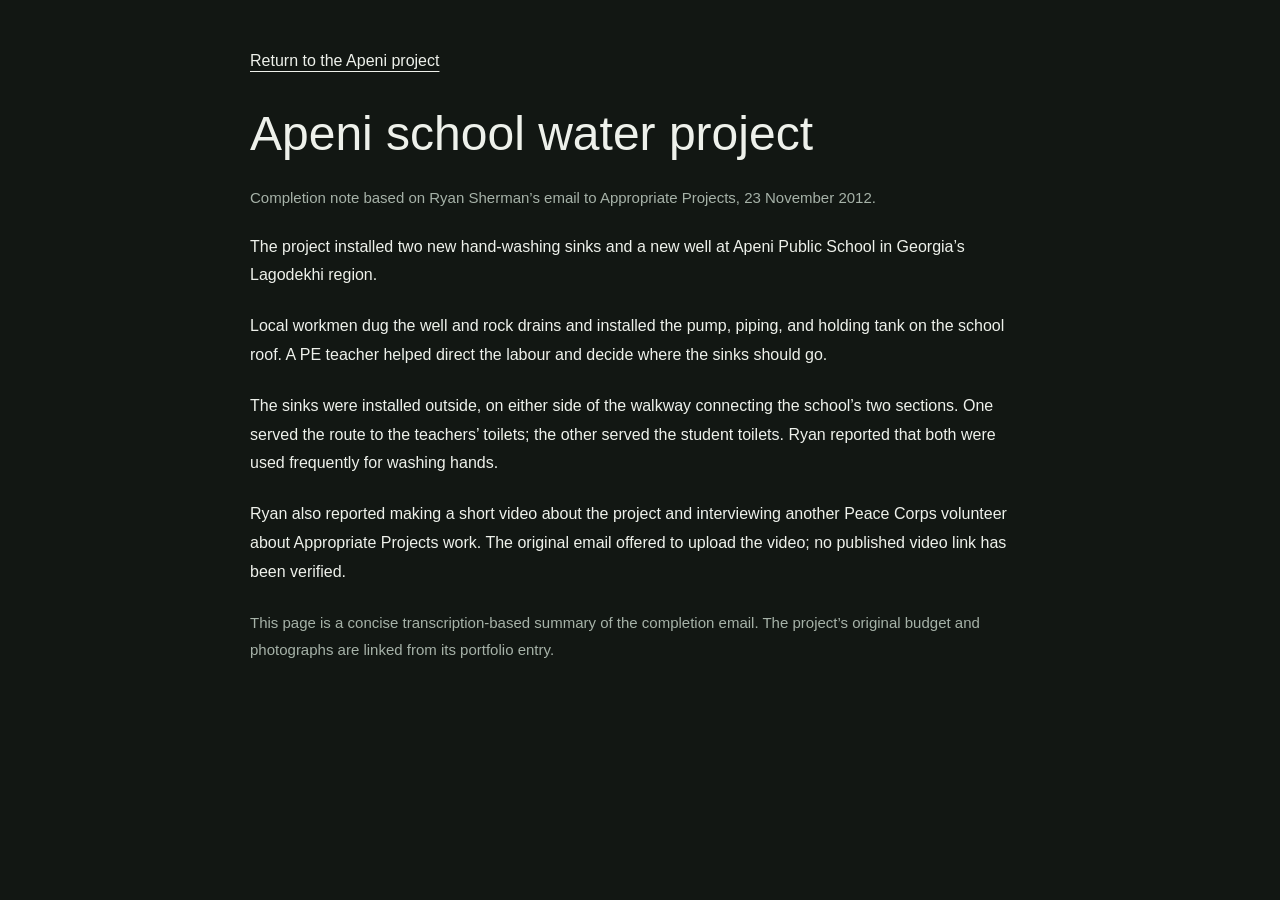
<file: assets/documents/apeni-project-completion-2012.html>
<!doctype html>
<html lang="en"><head><meta charset="utf-8"><meta name="viewport" content="width=device-width,initial-scale=1"><title>Apeni school water project — Completion note, 2012</title><link rel="stylesheet" href="../../styles.css"><link rel="stylesheet" href="../../theme.css"><style>.completion-note{max-width:900px;padding-block:48px}.completion-note h1{font-size:clamp(30px,5vw,48px);line-height:1.15;margin:32px 0 20px}.completion-note p{margin:22px 0;line-height:1.8}.source-note{color:var(--muted);font-size:15px}</style></head><body><main class="shell completion-note"><a href="../../project.html?id=apeni-wash">Return to the Apeni project</a><h1>Apeni school water project</h1><p class="source-note">Completion note based on Ryan Sherman’s email to Appropriate Projects, 23 November 2012.</p><p>The project installed two new hand-washing sinks and a new well at Apeni Public School in Georgia’s Lagodekhi region.</p><p>Local workmen dug the well and rock drains and installed the pump, piping, and holding tank on the school roof. A PE teacher helped direct the labour and decide where the sinks should go.</p><p>The sinks were installed outside, on either side of the walkway connecting the school’s two sections. One served the route to the teachers’ toilets; the other served the student toilets. Ryan reported that both were used frequently for washing hands.</p><p>Ryan also reported making a short video about the project and interviewing another Peace Corps volunteer about Appropriate Projects work. The original email offered to upload the video; no published video link has been verified.</p><p class="source-note">This page is a concise transcription-based summary of the completion email. The project’s original budget and photographs are linked from its portfolio entry.</p></main></body></html>
</file>
<file: styles.css>
:root{font-family:Arial,Helvetica,sans-serif;color:#222;background:#fff;font-size:16px;line-height:1.65;font-synthesis:none;--muted:#747474;--line:#e5e5e5;--width:1440px}*{box-sizing:border-box}body{margin:0}a{color:inherit;text-underline-offset:5px;text-decoration-thickness:1px}button,input,select{font:inherit}button{color:inherit;cursor:pointer}a,button{-webkit-tap-highlight-color:transparent}a:focus-visible,button:focus-visible,input:focus-visible,select:focus-visible{outline:2px solid #222;outline-offset:6px}img{display:block;width:100%;height:auto}h1,h2,h3,p,figure{margin:0}h1,h2,h3{font-weight:400}button{border-radius:0}.shell{max-width:var(--width);margin:auto;padding-inline:60px}.site-header{display:flex;align-items:center;justify-content:space-between;gap:30px;padding-top:43px;padding-bottom:62px}.site-name{font-size:24px;line-height:1.2;letter-spacing:-.7px;text-decoration:none}.site-nav{display:flex;align-items:center;gap:31px;font-size:14px}.site-nav a{text-decoration:none;color:#606060}.site-nav a:hover,.site-nav a[aria-current=page]{color:#222;text-decoration:underline}.home-grid{display:grid;grid-template-columns:repeat(2,minmax(0,1fr));gap:53px 32px}.home-tile a{text-decoration:none;display:block}.home-tile .image-frame{aspect-ratio:1.5;overflow:hidden;background:#eee}.home-tile img{width:100%;height:100%;object-fit:cover;transition:opacity .25s ease}.home-tile a:hover img{opacity:.9}.tile-caption{display:flex;gap:15px;align-items:baseline;padding-top:15px;line-height:1.4}.tile-number{font-size:12px;color:#858585;font-weight:400;letter-spacing:.02em}.tile-caption h2{font-size:19px;letter-spacing:-.3px}.home-tile a:hover h2{text-decoration:underline}.site-footer{display:flex;justify-content:space-between;align-items:center;gap:25px;padding-top:77px;padding-bottom:39px;font-size:12px;color:var(--muted)}.site-footer a{text-decoration:none}.site-footer a:hover{text-decoration:underline}.footer-links{display:flex;gap:22px}.skip-link{position:fixed;top:-100px;left:20px;background:#fff;color:#222;padding:10px 16px;z-index:20}.skip-link:focus{top:15px}.page-head{max-width:820px;margin-bottom:51px}.eyebrow{font-size:13px;color:var(--muted);margin-bottom:15px}.page-head h1{font-size:clamp(34px,4vw,54px);line-height:1.15;letter-spacing:-1.8px}.page-intro{font-size:18px;color:#666;line-height:1.7;max-width:650px;margin-top:23px}.page-head .sample-note{margin-top:20px}.sample-note{font-size:13px;color:var(--muted)}.gallery-grid{display:grid;grid-template-columns:repeat(2,minmax(0,1fr));gap:47px 32px}.project-card a.project-link{text-decoration:none;display:block}.project-card .image-frame{aspect-ratio:1.5;overflow:hidden;background:#eee}.project-card img{height:100%;object-fit:cover;transition:opacity .2s}.project-card a:hover img{opacity:.9}.project-card h2{font-size:21px;line-height:1.4;margin-top:16px;letter-spacing:-.3px}.project-card a:hover h2{text-decoration:underline}.project-meta{display:flex;gap:15px;font-size:12px;color:var(--muted);margin-top:5px}.project-card>p{color:#666;font-size:16px;max-width:540px;margin-top:13px}.project-tags{font-size:12px;color:#707070;margin-top:13px}.empty-message{padding-block:50px;border-top:1px solid var(--line);color:var(--muted)}.about-layout{display:grid;grid-template-columns:1fr 1fr;gap:65px;align-items:start}.about-photo{aspect-ratio:4/5;object-fit:cover}.about-text{padding-top:5px;max-width:520px}.about-text h1{font-size:46px;line-height:1.2;letter-spacing:-1.5px}.about-lead{font-size:24px;line-height:1.5;letter-spacing:-.4px;margin-block:32px 25px}.body-copy p{font-size:16px;color:#626262;margin-top:19px}.about-interests{margin-top:38px;padding-top:24px;border-top:1px solid var(--line)}.about-interests h2{font-size:14px;margin-bottom:13px}.text-list{list-style:none;margin:0;padding:0;color:#666;font-size:16px}.text-list li{margin-block:5px}.text-links{display:flex;flex-wrap:wrap;gap:22px;margin-top:31px;font-size:14px}.list-toolbar{display:flex;justify-content:space-between;align-items:end;gap:30px;padding-bottom:23px;border-bottom:1px solid var(--line);margin-bottom:5px}.search-field{display:flex;flex-direction:column;gap:6px;font-size:12px;color:var(--muted);width:min(100%,340px)}.search-field input{background:#fff;border:0;border-bottom:1px solid #999;padding:8px 0;font-size:16px;color:#222;width:100%;border-radius:0}.result-count{font-size:13px;color:var(--muted)}.publication{display:grid;grid-template-columns:140px 1fr;gap:34px;padding-block:36px;border-bottom:1px solid var(--line)}.publication-type{font-size:13px;color:#707070}.publication-body{max-width:790px}.publication h2{font-size:24px;line-height:1.4;letter-spacing:-.5px}.publication-authors{font-size:16px;margin-top:13px}.publication-venue{font-size:14px;color:#707070;margin-top:4px}.publication-abstract{font-size:16px;color:#666;margin-top:16px;line-height:1.8}.publication .text-links{margin-top:20px;align-items:baseline}.plain-button{border:0;background:transparent;padding:0;text-decoration:underline;text-underline-offset:5px;font-size:14px}.copy-status{font-size:12px;color:#707070}.publication .sample-note{margin-top:8px}.cv-heading{display:flex;justify-content:space-between;align-items:flex-start;gap:35px;margin-bottom:45px}.cv-heading .page-head{margin:0}.cv-actions{display:flex;gap:15px;flex-wrap:wrap;padding-top:9px}.outline-button{border:1px solid #aaa;background:#fff;padding:10px 16px;font-size:13px;text-decoration:none;display:inline-block}.outline-button:hover{background:#f4f4f4}.cv-content{max-width:1000px}.cv-section{display:grid;grid-template-columns:200px 1fr;gap:50px;border-top:1px solid var(--line);padding-top:30px;margin-top:40px}.cv-section h2{font-size:16px}.cv-entry{position:relative;margin-bottom:30px;padding-right:125px}.cv-entry h3{font-size:19px;line-height:1.4}.cv-organization{font-size:16px;color:#555;margin-top:5px}.cv-period{position:absolute;right:0;top:2px;font-size:13px;color:#707070}.cv-description{color:#666;margin-top:13px;font-size:16px}.project-head{max-width:850px}.back-link{font-size:13px;color:#707070;text-decoration:none;display:inline-block;margin-bottom:28px}.back-link:hover{text-decoration:underline}.project-head h1{font-size:clamp(36px,4.2vw,60px);line-height:1.15;letter-spacing:-1.8px}.project-head .page-intro{max-width:750px}.project-head .sample-note{margin-top:20px}.project-info{display:flex;flex-wrap:wrap;gap:40px;margin-block:31px 45px}.project-info div{font-size:14px}.project-info dt{font-size:12px;color:#707070;margin-bottom:4px}.project-info dd{margin:0}.project-cover{max-height:750px;aspect-ratio:1.8;object-fit:cover}.project-story{max-width:760px;margin:60px auto 0}.project-story section{margin-bottom:38px}.project-story h2{font-size:23px;margin-bottom:12px;letter-spacing:-.5px}.project-story p{color:#666;font-size:16px;line-height:1.85}.project-story .text-links{margin-top:20px}.detail-gallery{display:grid;grid-template-columns:repeat(2,minmax(0,1fr));gap:30px;margin-top:55px}.detail-gallery figcaption{font-size:13px;color:#707070;margin-top:10px}.no-link{color:#707070;font-size:14px;margin-top:20px}.not-found{padding-block:60px}.not-found h1{font-size:40px;margin-bottom:25px}.sr-only{position:absolute;width:1px;height:1px;padding:0;margin:-1px;overflow:hidden;clip:rect(0,0,0,0);white-space:nowrap;border:0}[hidden]{display:none!important}::selection{background:#d7ded7;color:#111}
@media(min-width:1600px){.shell{padding-inline:0}.site-header{padding-top:51px;padding-bottom:70px}.home-grid{gap:58px 40px}.tile-caption{padding-top:18px}}
@media(max-width:1000px){.shell{padding-inline:34px}.site-header{padding-top:32px;padding-bottom:45px}.site-name{font-size:23px}.home-grid,.gallery-grid{gap:39px 25px}.about-layout{gap:35px}.about-text h1{font-size:38px}.about-lead{font-size:21px;margin-top:24px}.cv-section{grid-template-columns:150px 1fr;gap:30px}.cv-entry{padding-right:0}.cv-period{position:static;margin-top:5px}}
@media(max-width:640px){.shell{padding-inline:22px}.site-header{padding-top:28px;padding-bottom:38px;gap:20px}.site-name{font-size:21px;letter-spacing:-.65px}.site-nav{gap:18px;font-size:13px}.home-grid,.gallery-grid{grid-template-columns:1fr;gap:32px}.tile-caption{padding-top:12px;gap:12px}.tile-caption h2{font-size:18px}.home-tile .image-frame{aspect-ratio:1.5}.site-footer{padding-top:54px;padding-bottom:28px;align-items:flex-start;font-size:11px}.footer-links{gap:14px;flex-wrap:wrap;justify-content:flex-end}.page-head{margin-bottom:34px}.page-head h1{font-size:36px;letter-spacing:-1.2px}.page-intro{font-size:16px;margin-top:19px}.about-layout{grid-template-columns:1fr;gap:31px}.about-photo{aspect-ratio:1.3}.about-text{padding:0}.about-text h1{font-size:36px}.about-lead{font-size:22px}.about-interests{margin-top:30px}.publication{grid-template-columns:1fr;gap:10px;padding-block:28px}.publication h2{font-size:23px}.list-toolbar{align-items:center;gap:20px}.result-count{white-space:nowrap}.cv-heading{flex-direction:column;gap:20px;margin-bottom:30px}.cv-actions{padding:0}.cv-section{grid-template-columns:1fr;gap:22px;margin-top:30px;padding-top:24px}.cv-section>h2{font-size:14px;color:#707070}.cv-entry{margin-bottom:25px}.project-info{gap:23px;margin-block:25px 30px}.project-story{margin-top:35px}.project-story h2{font-size:22px}.project-cover{aspect-ratio:1.4}.detail-gallery{grid-template-columns:1fr;gap:25px;margin-top:35px}.back-link{margin-bottom:22px}.project-head h1{font-size:37px;letter-spacing:-1.2px}}
@media(prefers-reduced-motion:reduce){*{transition:none!important;scroll-behavior:auto!important}}
@media print{.site-header,.site-footer,.cv-actions,.skip-link,.sample-note{display:none!important}.shell{padding:0;max-width:none}.cv-heading{margin-bottom:22px}.page-head h1{font-size:30pt}.page-intro{font-size:11pt}.cv-section{grid-template-columns:120px 1fr;gap:25px;margin-top:20px;padding-top:16px;break-inside:avoid}.cv-entry{break-inside:avoid;margin-bottom:18px}.cv-entry h3{font-size:12pt}.cv-description,.cv-organization,.cv-period{font-size:10pt}.cv-description{margin-top:6px}.cv-section h2{font-size:11pt}body{color:#000;background:#fff}@page{size:A4;margin:18mm}}

.citation{margin-top:20px;font-size:13px;color:#666}.citation summary{cursor:pointer;display:list-item}.citation p{margin-top:10px;max-width:740px;line-height:1.8;user-select:text}

.outline-button,.plain-button{font-size:14px}

@media(max-width:380px){.site-header{flex-wrap:wrap;gap:17px}.site-name{flex-basis:100%}.site-nav{gap:25px}}
.home-tile .image-frame,.project-card .image-frame{background:#fff}.about-photo{aspect-ratio:auto;height:auto}.project-cover{aspect-ratio:auto;height:auto;max-height:none}
.dashboard-montage{height:100%;display:grid;grid-template-columns:repeat(2,minmax(0,1fr));grid-template-rows:1fr 1fr;gap:16px;padding:20px;background:#f3f3f1}
.dashboard-screenshot{min-height:0;min-width:0;display:flex;align-items:center;justify-content:center}
.dashboard-screenshot:first-child{grid-column:1/-1;width:67%;justify-self:center}
.home-tile .dashboard-screenshot img{width:100%;height:100%;object-fit:contain;filter:drop-shadow(0 2px 3px #00000014)}
@media(max-width:640px){.dashboard-montage{gap:12px;padding:15px}}

/* Projects: an editorial chronology with optional photographs. */
.project-tools{border-bottom:1px solid var(--line);padding-bottom:25px}
.project-filters{display:flex;flex-wrap:wrap;gap:25px;margin-bottom:27px}
.project-filters button{border:0;background:none;padding:0 0 5px;color:#707070;font-size:14px;border-bottom:1px solid transparent}
.project-filters button[aria-pressed=true]{color:#222;border-color:#222}
.project-search-sort{display:flex;align-items:flex-end;justify-content:space-between;gap:25px}
.sort-field{display:flex;flex-direction:column;gap:6px;font-size:12px;color:var(--muted)}
.sort-field select{appearance:none;border:0;border-bottom:1px solid #999;border-radius:0;background:#fff;color:#222;font-size:14px;padding:10px 30px 10px 0;background-image:url("data:image/svg+xml,%3Csvg xmlns='http://www.w3.org/2000/svg' width='10' height='6'%3E%3Cpath d='m1 1 4 4 4-4' stroke='%23555' fill='none'/%3E%3C/svg%3E");background-repeat:no-repeat;background-position:right 4px center}
.catalogue-count{font-size:13px;color:#707070;margin-block:22px 7px}
.project-catalogue{column-gap:65px;row-gap:0}
.timeline-card{padding-block:28px 31px;border-top:1px solid var(--line)}
.timeline-date{display:flex;gap:12px;justify-content:space-between;align-items:baseline;color:#555;font-size:14px;margin-bottom:12px}
.timeline-date span{font-size:12px;color:#707070;text-align:right}
.timeline-card h2{margin-top:0;font-size:25px;line-height:1.28;letter-spacing:-.6px;max-width:570px}
.timeline-card .image-frame{margin-bottom:18px}
.project-card .timeline-organization{color:#555;margin-top:10px;font-size:14px}
.project-card .timeline-role{font-size:13px;color:#707070;margin-top:13px}
.project-details-link{display:inline-block;font-size:14px;margin-top:20px}
.link-access{display:block;font-size:12px;color:#707070}
.document-controls{display:flex;justify-content:space-between;align-items:end;gap:30px;max-width:965px}
.document-toolbar{border-bottom:1px solid var(--line)}
.document-toolbar .catalogue-count{margin-block:22px 18px}
.document-date,.document-pending{font-size:13px;color:#707070;margin-top:10px}
.cv-summary{color:#666;font-size:16px;margin-top:20px;max-width:630px}
.cv-contact{font-size:14px;color:#666;margin-top:17px}
@media(max-width:640px){.document-controls{align-items:stretch;flex-direction:column;gap:20px}.document-controls .sort-field{width:100%}.publication .text-links{gap:16px 22px}.cv-contact{overflow-wrap:anywhere}}
@media print{.cv-section{break-inside:auto}.cv-contact{font-size:10pt}.cv-summary{font-size:11pt}}
@media(max-width:720px){.project-catalogue{column-gap:30px}.project-search-sort{gap:20px}.timeline-card h2{font-size:23px}}
@media(max-width:640px){.project-catalogue{grid-template-columns:1fr}.project-filters{gap:22px;margin-bottom:22px}.project-search-sort{align-items:flex-start;flex-direction:column}.search-field{width:100%}.sort-field{min-width:150px}.timeline-card{padding-block:25px}.timeline-date{font-size:13px}.timeline-date span{max-width:155px}.project-tools{padding-bottom:22px}}
</file>
<file: theme.css>
/* Dark canvas, pale card faces, and the original work revealed on the reverse. */
.cv-explore-tools{display:flex;flex-wrap:wrap;justify-content:space-between;align-items:center;gap:18px;margin:0 0 30px;color:var(--muted)}
.cv-explore-tools p{font-size:16px;max-width:650px;line-height:1.6}
.cv-explore-tools .text-links{margin:0;gap:24px}
.cv-entry+.cv-entry{border-top:1px solid var(--line);padding-top:28px;margin-top:28px}
.cv-highlights{margin:15px 0 0;padding-left:20px;color:#c6cfc5;font-size:16px;line-height:1.7}
.cv-highlights li+li{margin-top:5px}
.cv-details{margin-top:17px;font-size:16px;line-height:1.75}
.cv-details summary{cursor:pointer;color:var(--accent);width:fit-content;text-decoration:underline;text-underline-offset:5px;padding:3px 0}
.cv-details summary:focus-visible{outline:2px solid var(--accent);outline-offset:6px}
.cv-read-less,.cv-details[open] .cv-read-more{display:none}
.cv-details[open] .cv-read-less{display:inline}
.cv-more{padding-top:20px}
.cv-more>p{color:#d4dcd2;margin:0 0 17px}
.cv-detail-points{margin:20px 0;padding-left:20px;color:#c6cfc5}
.cv-detail-points li+li{margin-top:8px}
.cv-related{margin-top:24px}
.cv-related h4{font-size:16px;font-weight:400;color:#f1f4ed;margin:0 0 10px}
.cv-related ul{list-style:none;padding:0;margin:0;display:grid;gap:12px}
.cv-related a{color:var(--accent)}
.cv-resource-note{display:block;font-size:14px;color:var(--muted)}
@media(max-width:640px){.cv-explore-tools{margin-bottom:24px}.cv-highlights,.cv-details{font-size:16px}.cv-more{padding-top:18px}.cv-entry+.cv-entry{padding-top:24px}}
@media print{.cv-explore-tools,.cv-details summary{display:none!important}.cv-more>p,.cv-highlights,.cv-detail-points,.cv-related a,.cv-related h4{color:#222!important}.cv-related li,.cv-more p{break-inside:avoid}.cv-details{font-size:11px}.cv-highlights{font-size:11px}.cv-more{padding-top:8px}}
.project-photographs{margin-top:58px}
.gallery-jump{margin:22px 0 0;font-size:16px}
.project-photographs>h2{font-size:28px;font-weight:400;margin-bottom:26px}
.project-photographs .detail-gallery{margin-top:0;align-items:start}
.gallery-photo-link{display:block;background:#1e2721;border-radius:3px;overflow:hidden}
.gallery-photo-link img{width:100%;height:auto;max-height:720px}
.detail-gallery figcaption{font-size:14px;color:var(--muted);line-height:1.6;margin-top:12px}
@media(max-width:640px){.project-photographs{margin-top:38px}.project-photographs>h2{font-size:25px}.gallery-photo-link img{max-height:none}}
.work-group{margin:0 0 64px;min-width:0}
.work-group-head{border-top:1px solid var(--line);padding-top:25px;margin-bottom:26px}
.work-group-head h2{font-size:clamp(25px,3vw,36px);font-weight:400;line-height:1.2;letter-spacing:-.6px;margin:0 0 12px}
.work-group-head p{color:var(--muted);max-width:690px;margin:0;font-size:16px;line-height:1.65}
.timeline-card h3{font-size:24px;line-height:1.3;font-weight:400;letter-spacing:-.3px;margin:0}
.project-filters{flex-wrap:wrap}
@media(max-width:640px){.work-group{margin-bottom:44px}.timeline-card h3{font-size:23px}.project-filters button{font-size:14px;white-space:normal;text-align:left}}
:root{color-scheme:dark;color:#eef1eb;background:#121713;--muted:#a6b2a8;--line:#354138;--surface:#1e2721;--paper:#dfe3da;--ink:#19231c;--accent:#c3d9ae}
body{background:#121713;color:#eef1eb}
a:focus-visible,button:focus-visible,input:focus-visible,select:focus-visible{outline-color:var(--accent)}
::selection{background:#c3d9ae;color:#17211b}
.site-header{padding-top:40px;padding-bottom:48px}
.site-name{letter-spacing:-.8px}
.site-nav a{color:#abb7ad}
.site-nav a:hover,.site-nav a[aria-current=page]{color:#f1f4ed}
.site-footer{color:#a6b2a8;padding-top:56px}
.skip-link{background:#e3e8dc;color:#17211b}
.flip-grid{gap:26px}
.flip-card{perspective:1500px;aspect-ratio:1.5;position:relative;border-radius:5px}
.flip-card-inner{position:relative;width:100%;height:100%;transform-style:preserve-3d;transition:transform 650ms cubic-bezier(.2,.7,.2,1);border-radius:inherit}
.flip-card-face{position:absolute;inset:0;border-radius:inherit;backface-visibility:hidden;-webkit-backface-visibility:hidden;overflow:hidden}
.flip-card-front{display:flex;flex-direction:column;align-items:flex-start;justify-content:space-between;padding:30px 34px;background:var(--paper);color:var(--ink)}
.flip-number{font-size:13px;letter-spacing:.08em;color:#56634f}
.home-tile .flip-card h2{font-size:clamp(29px,3.2vw,46px);line-height:1.12;letter-spacing:-1.3px;margin:0;font-weight:400;max-width:90%}
.flip-invitation{font-size:13px;color:#56634f;letter-spacing:.01em}
.touch-invitation{display:none}
.flip-card-back{background:#e8ebe4;color:var(--ink);transform:rotateY(180deg);display:flex;flex-direction:column}
.home-tile .flip-card-back .image-frame{aspect-ratio:auto;flex:1;min-height:0;background:#fff}
.home-tile .flip-card-back img{opacity:1!important}
.flip-card-back .tile-caption{flex-shrink:0;min-height:56px;padding:15px 22px;gap:12px;align-items:center}
.flip-back-title{font-size:17px;line-height:1.2;letter-spacing:-.25px}
.flip-open{margin-left:auto;font-size:12px;color:#4b5b45}
.flip-card-back .tile-number{color:#5c6955;font-size:12px}
.home-tile a:hover h2{text-decoration:none}
.flip-card:focus-visible .flip-card-inner,.flip-card.is-revealed .flip-card-inner{transform:rotateY(180deg)}
@media(hover:hover) and (pointer:fine){.flip-card:hover .flip-card-inner{transform:rotateY(180deg)}}
@media(hover:none),(pointer:coarse){.hover-invitation{display:none}.touch-invitation{display:inline}.is-revealed .flip-open{font-weight:600}}
.page-intro,.body-copy p,.text-list,.publication-abstract,.project-story p,.cv-description,.cv-summary{color:#bac5bc}
.publication-venue,.publication-type,.document-date,.document-pending,.copy-status,.citation,.cv-contact,.cv-period,.project-meta,.project-tags,.project-info dt,.back-link,.no-link{color:#a6b2a8}
.cv-organization,.timeline-date,.project-card .timeline-organization{color:#c6d0c7}
.project-card>p{color:#bac5bc}
.project-card .timeline-role,.timeline-date span,.catalogue-count,.project-filters button,.link-access{color:#a6b2a8}
.project-filters button[aria-pressed=true]{color:var(--accent);border-color:var(--accent)}
.search-field input,.sort-field select{background-color:transparent;color:#eef1eb;border-color:#718174}
.search-field input::placeholder{color:#a6b2a8;opacity:1}
.sort-field select{background-image:url("data:image/svg+xml,%3Csvg xmlns='http://www.w3.org/2000/svg' width='10' height='6'%3E%3Cpath d='m1 1 4 4 4-4' stroke='%23c3d9ae' fill='none'/%3E%3C/svg%3E")}
.sort-field select option{background:#1e2721;color:#eef1eb}
.outline-button{background:#253026;border-color:#64745e;color:#eef1eb}
.outline-button:hover{background:#34432f}
.gallery-grid:not(.project-catalogue)>.project-card{background:var(--surface);padding:22px;border-radius:4px}
.project-catalogue{gap:24px 30px}
.timeline-card{background:var(--surface);border:1px solid #303d33;padding:28px;border-radius:4px}
.publication{background:var(--surface);padding:30px;border:1px solid #303d33;border-radius:4px;margin-top:20px}
.cv-section{background:var(--surface);border:1px solid #303d33;padding:30px;border-radius:4px;grid-template-columns:170px 1fr;gap:35px}
.cv-entry:last-child{margin-bottom:0}
.cv-section>h2{color:#c3d9ae}
.about-interests h2{color:#c3d9ae}
.text-links a,.project-details-link{color:#d2e5bf}
.publication.report-entry{grid-template-columns:160px minmax(0,1fr);gap:32px}
.document-preview{margin:0 0 16px}
.document-preview-image{display:flex;justify-content:center;align-items:center;background:transparent;padding:0;border-radius:2px;text-decoration:none}
.document-preview-image img{width:100%;height:auto;max-height:242px;object-fit:contain}
.document-preview figcaption{font-size:12px;line-height:1.5;color:#a6b2a8;margin-top:9px}
@media(max-width:640px){.publication.report-entry{grid-template-columns:1fr;gap:19px}.report-entry .document-aside{display:flex;align-items:flex-start;gap:18px}.report-entry .document-preview{width:104px;flex-shrink:0;margin:0}.report-entry .publication-type{padding-top:4px}.document-preview-image img{max-height:150px}}
.flip-card-back .dashboard-montage{background:#e8ebe4;padding:14px;gap:10px}
@media(min-width:1600px){.site-header{padding-top:47px;padding-bottom:54px}.flip-grid{gap:30px}}
@media(max-width:1000px){.flip-card-front{padding:26px}.cv-section{grid-template-columns:140px 1fr;gap:25px}.home-tile .flip-card h2{font-size:34px}}
@media(max-width:640px){.site-header{padding-top:28px;padding-bottom:32px}.flip-grid{gap:20px}.flip-card{aspect-ratio:1.35}.flip-card-front{padding:24px}.home-tile .flip-card h2{font-size:35px;letter-spacing:-1px}.flip-card-back .tile-caption{min-height:52px;padding:13px 17px}.flip-back-title{font-size:16px}.publication{padding:23px;gap:12px}.timeline-card{padding:24px}.cv-section{padding:23px;grid-template-columns:1fr;gap:22px}.gallery-grid:not(.project-catalogue)>.project-card{padding:18px}.site-footer{padding-top:42px}}
@media(prefers-reduced-motion:reduce){.flip-card-inner{transition:none}}
@media print{html,body{background:#fff!important;color:#111!important;color-scheme:light}.cv-section{background:transparent;border:0;border-top:1px solid #ddd;padding:16px 0;grid-template-columns:120px 1fr;gap:25px}.cv-section>h2,.cv-summary,.cv-contact,.cv-organization,.cv-period,.cv-description,.page-intro{color:#333}.flip-card-inner{transform:none!important}.flip-card-back{display:none}.flip-card-front{background:#fff;color:#111;border:1px solid #ddd}.flip-invitation{display:none}}

/* Captioned images alongside the expandable web CV. */
.cv-content{max-width:1200px}
.cv-content>.cv-section{grid-template-columns:140px minmax(0,1fr);gap:30px}
.cv-entry.cv-entry-illustrated{display:grid;grid-template-columns:180px minmax(0,1fr);gap:26px;padding-right:0;align-items:start}
.cv-entry-media{margin:0;min-width:0}
.cv-entry-media>a{display:block;border-radius:3px;overflow:hidden;background:transparent;border:0}
.cv-entry-media img{width:100%;height:auto;object-fit:cover}
.cv-entry-media figcaption{font-size:12px;line-height:1.5;color:var(--muted);margin-top:9px}
.cv-entry-copy{min-width:0}
.cv-entry-illustrated .cv-period{position:static;margin-top:7px;font-size:13px}
@media(max-width:1000px){.cv-content>.cv-section{grid-template-columns:1fr;gap:22px}.cv-entry.cv-entry-illustrated{grid-template-columns:155px minmax(0,1fr);gap:23px}.cv-entry-media img{height:125px}}
@media(max-width:640px){.cv-content>.cv-section{grid-template-columns:1fr;gap:22px}.cv-entry.cv-entry-illustrated{grid-template-columns:96px minmax(0,1fr);column-gap:17px;row-gap:0}.cv-entry-illustrated .cv-entry-copy{display:contents}.cv-entry-illustrated .cv-entry-media{grid-column:1;grid-row:1/4}.cv-entry-media img{height:96px}.cv-entry-media figcaption{font-size:11px}.cv-entry-copy>h3,.cv-entry-copy>p{grid-column:2}.cv-entry-copy>.cv-highlights{grid-column:1/-1;margin-top:20px}.cv-entry-copy>.cv-details{grid-column:1/-1;margin-top:18px}.cv-entry-illustrated h3{font-size:18px}.cv-entry-illustrated .cv-organization{font-size:14px}.cv-entry-illustrated .cv-highlights{font-size:15px;padding-left:17px}}
@media print{.cv-entry-media{display:none!important}.cv-entry.cv-entry-illustrated{display:block}.cv-entry-illustrated .cv-entry-copy{display:block}.cv-content>.cv-section{grid-template-columns:120px minmax(0,1fr);gap:25px}.cv-entry-illustrated .cv-period{font-size:10pt}}

/* Illustrated homepage inspired by Ryan's supplied reference. */
body[data-page="home"]{background:radial-gradient(ellipse at 48% 18%,#102b1d 0,#081d13 63%,#06190f 100%);min-height:100svh;color:#f5f0de}
body[data-page="home"] .shell{max-width:1920px;padding-inline:1.05vw}
body[data-page="home"] .site-header{padding:8px 3.15vw 28px;gap:25px;align-items:center}
body[data-page="home"] .site-name{font-family:Georgia,'Times New Roman',serif;font-size:clamp(48px,4.6vw,90px);font-weight:400;line-height:1.18;letter-spacing:-1.8px;color:#faf3e0}
body[data-page="home"] .site-nav .home-contact{font-family:Georgia,'Times New Roman',serif;font-size:clamp(25px,2.65vw,52px);line-height:1.3;color:#faf3e0;text-decoration:underline;text-decoration-thickness:2px;text-underline-offset:14px;white-space:nowrap}
body[data-page="home"] .reference-grid{grid-template-columns:repeat(12,minmax(0,1fr));gap:18px}
body[data-page="home"] .home-tile:nth-child(1),body[data-page="home"] .home-tile:nth-child(5){grid-column:span 7}
body[data-page="home"] .home-tile:nth-child(2),body[data-page="home"] .home-tile:nth-child(6){grid-column:span 5}
body[data-page="home"] .home-tile:nth-child(3){grid-column:span 4}
body[data-page="home"] .home-tile:nth-child(4){grid-column:span 8}
body[data-page="home"] .flip-card{height:clamp(190px,calc((100svh - 188px)/3),290px);aspect-ratio:auto;border-radius:20px;color:#0b291c;outline-offset:6px}
body[data-page="home"] .flip-card-inner{border-radius:inherit;box-shadow:0 12px 25px #0003}
body[data-page="home"] .flip-card-front{padding:33px 43px;display:block;background:#f5eddb;color:#0a281b;isolation:isolate;border:1px solid #fffffd7a}
body[data-page="home"] .flip-card-front:after{content:'';position:absolute;inset:0;z-index:-1;opacity:.12;mix-blend-mode:multiply;pointer-events:none;background-image:url("data:image/svg+xml,%3Csvg xmlns='http://www.w3.org/2000/svg' width='180' height='180'%3E%3Cfilter id='n'%3E%3CfeTurbulence type='fractalNoise' baseFrequency='.38' numOctaves='3' stitchTiles='stitch'/%3E%3CfeDiffuseLighting lighting-color='%23fff' surfaceScale='1.2'%3E%3CfeDistantLight azimuth='45' elevation='60'/%3E%3C/feDiffuseLighting%3E%3C/filter%3E%3Cpath fill='%23898270' filter='url(%23n)' d='M0 0h180v180H0z'/%3E%3C/svg%3E")}
body[data-page="home"] .home-tile-power-bi .flip-card-front,body[data-page="home"] .home-tile-projects .flip-card-front{background-color:#dce4d0}
body[data-page="home"] .home-tile-cv .flip-card-front{background-color:#d79c7b}
body[data-page="home"] .flip-card h2{font-family:Georgia,'Times New Roman',serif;font-size:clamp(32px,3.15vw,64px);line-height:1.1;letter-spacing:-1.25px;position:absolute;bottom:34px;left:43px;max-width:67%;z-index:2}
body[data-page="home"] .home-illustration{position:absolute;width:42%;height:90%;right:8%;bottom:7%;max-width:365px;color:#0a291c;pointer-events:none}
body[data-page="home"] .home-tile-about .home-illustration{width:44%;right:12%}
body[data-page="home"] .home-tile-power-bi .home-illustration{width:48%;right:7%}
body[data-page="home"] .home-tile-projects .home-illustration{width:47%;right:4%}
body[data-page="home"] .home-tile-research-reports .home-illustration{width:37%;right:7%}
body[data-page="home"] .home-tile-publications .home-illustration{right:12%}
body[data-page="home"] .home-tile-cv .home-illustration{right:12%;width:43%}
body[data-page="home"] .flip-card-back{background:#f5eddb;color:#0b291c}
body[data-page="home"] .flip-card-back .tile-caption{min-height:46px;padding:10px 24px}
body[data-page="home"] .flip-card-back .flip-back-title{font-family:Georgia,'Times New Roman',serif;font-size:23px;color:#0b291c}
body[data-page="home"] .site-footer{padding:24px 3.15vw;color:#bac8b8}
@media(max-width:1000px){body[data-page="home"] .site-header{padding-bottom:28px;padding-top:14px}body[data-page="home"] .flip-card{height:220px;border-radius:16px}body[data-page="home"] .flip-card-front{padding:25px}body[data-page="home"] .flip-card h2{left:25px;bottom:28px;font-size:32px;max-width:76%}body[data-page="home"] .home-illustration{bottom:15%;right:2%;height:75%;opacity:.93}body[data-page="home"] .home-tile-about .home-illustration{right:6%}body[data-page="home"] .home-tile-research-reports .home-illustration{right:2%;bottom:16%}}
@media(max-width:640px){body[data-page="home"] .shell{padding-inline:14px}body[data-page="home"] .site-header{padding:20px 20px 27px;gap:12px;align-items:baseline}body[data-page="home"] .site-name{font-size:clamp(29px,7.8vw,48px);letter-spacing:-1px}body[data-page="home"] .site-nav .home-contact{font-size:clamp(17px,4.5vw,25px);text-underline-offset:7px;text-decoration-thickness:1px}body[data-page="home"] .reference-grid{grid-template-columns:1fr;gap:14px}body[data-page="home"] .reference-grid>.home-tile{grid-column:1}body[data-page="home"] .flip-card{height:188px;border-radius:16px}body[data-page="home"] .flip-card h2{font-size:34px;left:25px;bottom:26px;max-width:70%}body[data-page="home"] .home-illustration{height:92%;width:44%;bottom:10%;right:7%}body[data-page="home"] .home-tile-about .home-illustration{width:50%;right:5%;bottom:14%}body[data-page="home"] .home-tile-research-reports .home-illustration{width:43%;right:1%;bottom:18%;height:80%}body[data-page="home"] .home-tile-research-reports h2{font-size:31px;max-width:85%}body[data-page="home"] .home-tile-publications .home-illustration{right:4%}body[data-page="home"] .home-tile-cv .home-illustration{right:8%}body[data-page="home"] .site-footer{padding:24px 20px}}

/* Homepage photo framing, scoped to the reveal faces. */
body[data-page="home"] .home-tile-about .flip-card-back .image-frame{container-type:size;position:relative;overflow:hidden}
body[data-page="home"] .home-tile-about .flip-card-back img{position:absolute;left:50%;top:50%;width:100cqh;height:100cqw;max-width:none;transform:translate(-50%,-50%) rotate(-90deg);object-fit:cover}

/* Show the complete Publications photo with a soft edge-to-edge backdrop. */
body[data-page="home"] .home-tile-publications .flip-card-back .image-frame{position:relative;isolation:isolate;background:#16231b;overflow:hidden}
body[data-page="home"] .home-tile-publications .flip-card-back .image-frame:before{content:'';position:absolute;inset:-24px;background:url('assets/photos/book-event-1400.jpg') 76% 24%/cover no-repeat;filter:blur(18px);opacity:.5;z-index:-1}
body[data-page="home"] .home-tile-publications .flip-card-back img{object-fit:contain!important;object-position:50% 50%!important;position:relative}

/* Tighter book-event crop: keep faces, book, and tabletop; omit the space below. */
body[data-page="home"] .home-tile-publications .flip-card-back .image-frame{container-type:size}
body[data-page="home"] .home-tile-publications .flip-card-back img{width:min(100%,calc(100cqh * 2.36));height:100%;margin-inline:auto;object-fit:cover!important;object-position:50% 0%!important}

/* The replacement About photograph is already oriented and framed by Ryan. */
body[data-page="home"] .home-tile-about .flip-card-back img{position:static;left:auto;top:auto;width:100%;height:100%;transform:none;object-fit:cover;object-position:50% 50%}

/* Reveal captions retain each card's front-face color. */
body[data-page="home"] .flip-card-back .tile-caption{background:#f5eddb}
body[data-page="home"] .home-tile-power-bi .flip-card-back .tile-caption,
body[data-page="home"] .home-tile-projects .flip-card-back .tile-caption{background:#dce4d0}
body[data-page="home"] .home-tile-cv .flip-card-back .tile-caption{background:#d79c7b}

/* Keep the supplied desk scene above the image's blank lower strip. */
body[data-page="home"] .home-tile-research-reports .flip-card-back .image-frame{container-type:size;position:relative;overflow:hidden}
body[data-page="home"] .home-tile-research-reports .flip-card-back img{position:absolute;left:50%;top:min(0px,calc((100cqh - 100cqw * .406)/2));width:max(100%,calc(100cqh * 2.463));height:auto;max-width:none;transform:translateX(-50%);object-fit:cover;object-position:50% 0%}

/* Five dashboard previews: three across the top, two centered underneath. */
body[data-page="home"] .dashboard-montage-many{grid-template-columns:repeat(6,minmax(0,1fr));grid-template-rows:repeat(2,minmax(0,1fr));padding:10px;gap:8px;background:#dce4d0}
body[data-page="home"] .dashboard-montage-many .dashboard-screenshot{grid-column:span 2;width:100%;justify-self:stretch}
body[data-page="home"] .dashboard-montage-many .dashboard-screenshot:nth-child(4){grid-column:2/span 2}
body[data-page="home"] .dashboard-montage-many .dashboard-screenshot:nth-child(5){grid-column:4/span 2}
@media(max-width:640px){body[data-page="home"] .dashboard-montage-many{padding:7px;gap:5px}}

/* Project catalogue photographs and source-document previews. */
.project-card-figure{margin:0 0 20px}
.project-card .project-card-image{display:block;aspect-ratio:16/9;overflow:hidden;margin:0;border-radius:3px;background:#17231c}
.project-card .project-card-image img{width:100%;height:100%;transition:opacity .2s ease}
.project-card .project-card-image:hover img{opacity:.88}
.project-card .project-card-image.document-image{background:#17231c;padding:0}
.project-card-figure figcaption{margin-top:9px;color:#b9c3b5;font-size:13px;line-height:1.5}
.project-card-figure figcaption a{color:inherit}
@media(max-width:640px){.project-card-figure{margin-bottom:18px}.project-card-figure figcaption{font-size:13px}}

/* Preserve each CV photograph's own proportions without pale letterboxing. */
@media(max-width:1000px){.cv-entry-media img{height:auto}}
.cv-section-link{font-size:17px;margin-bottom:6px}
</file>
